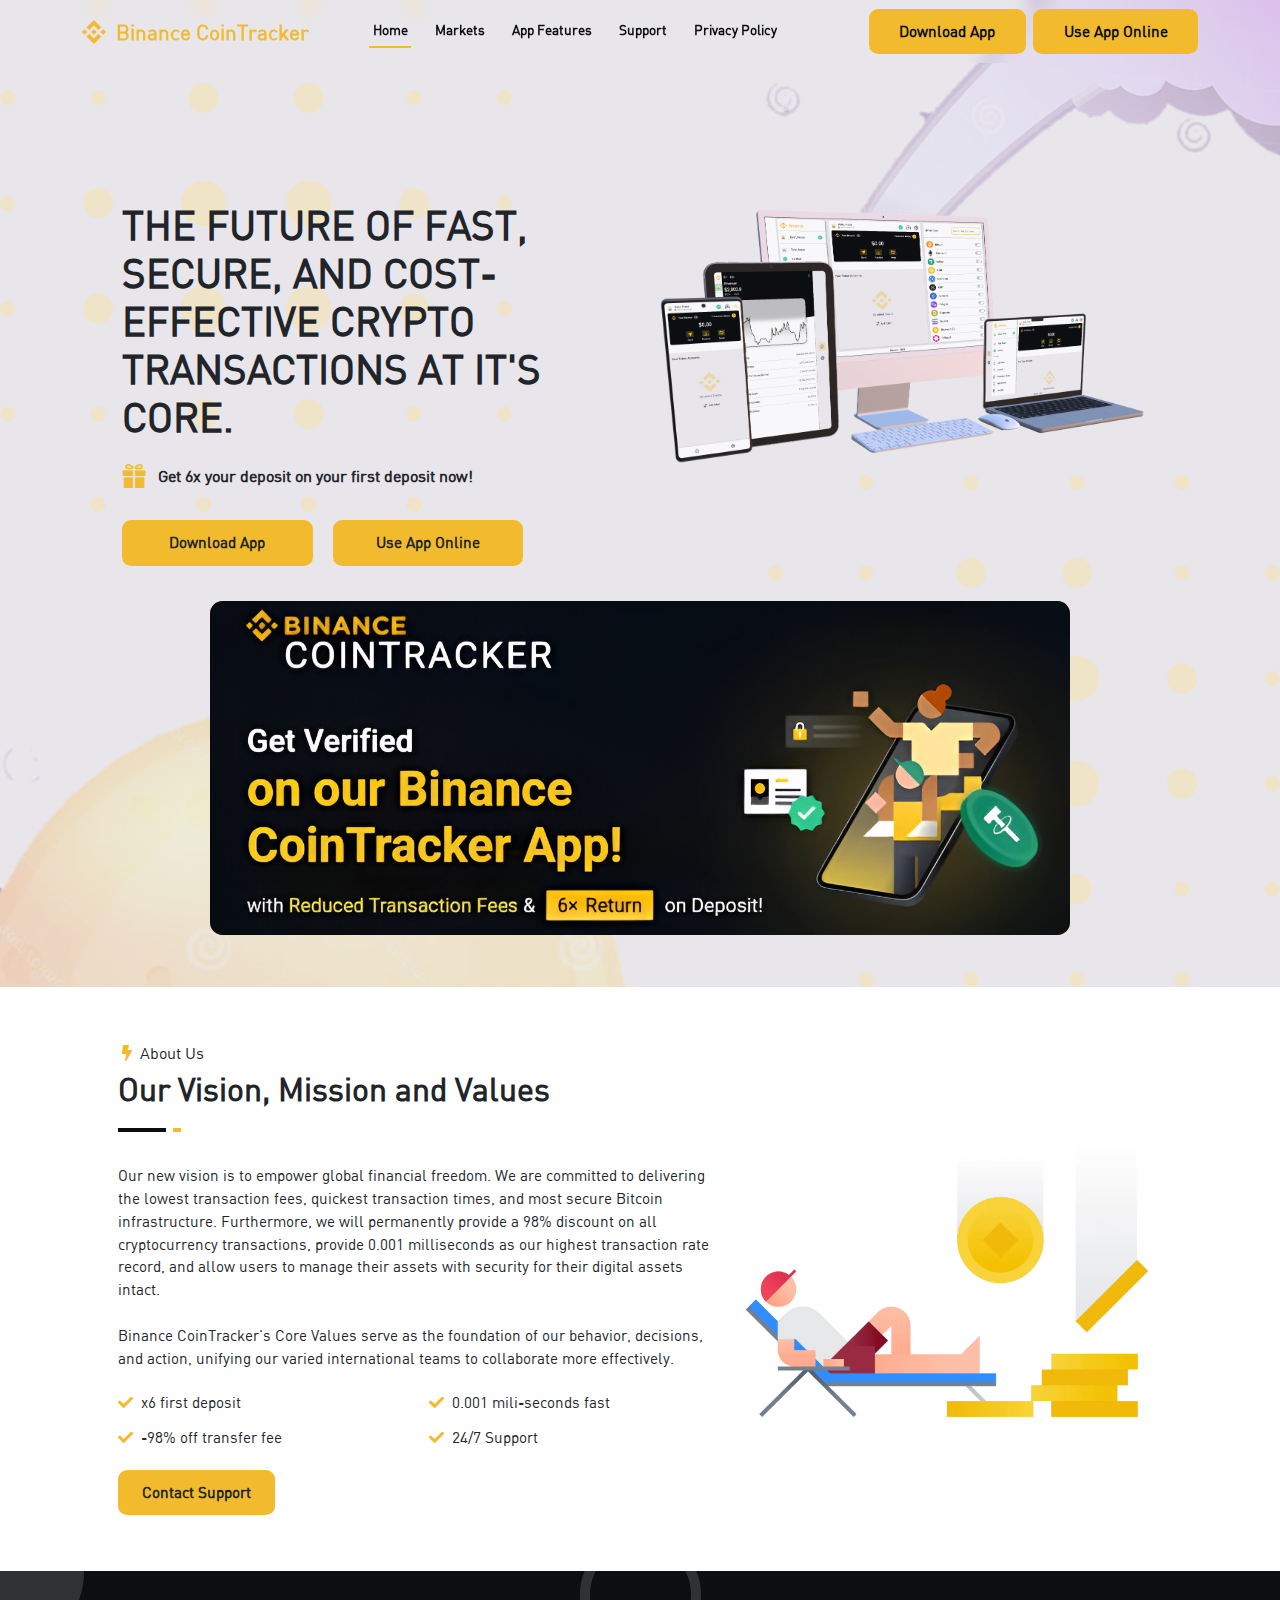
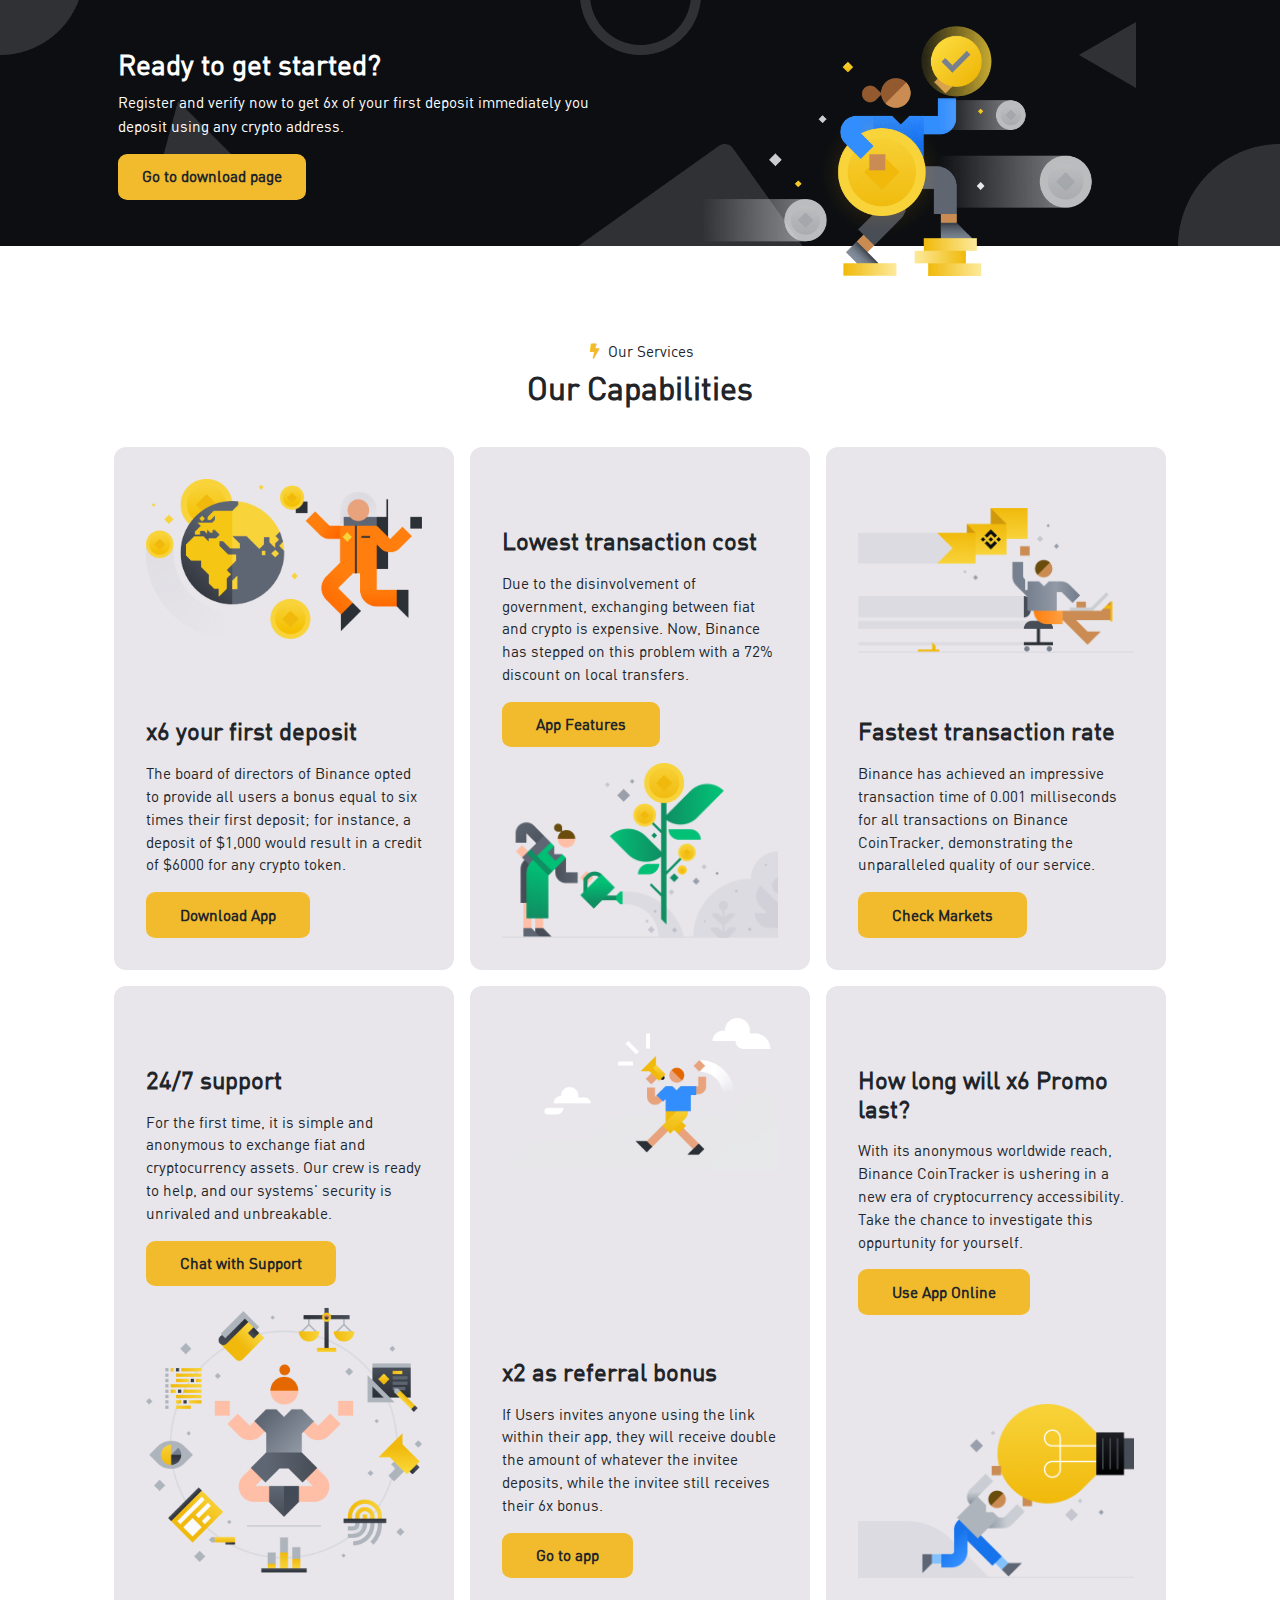
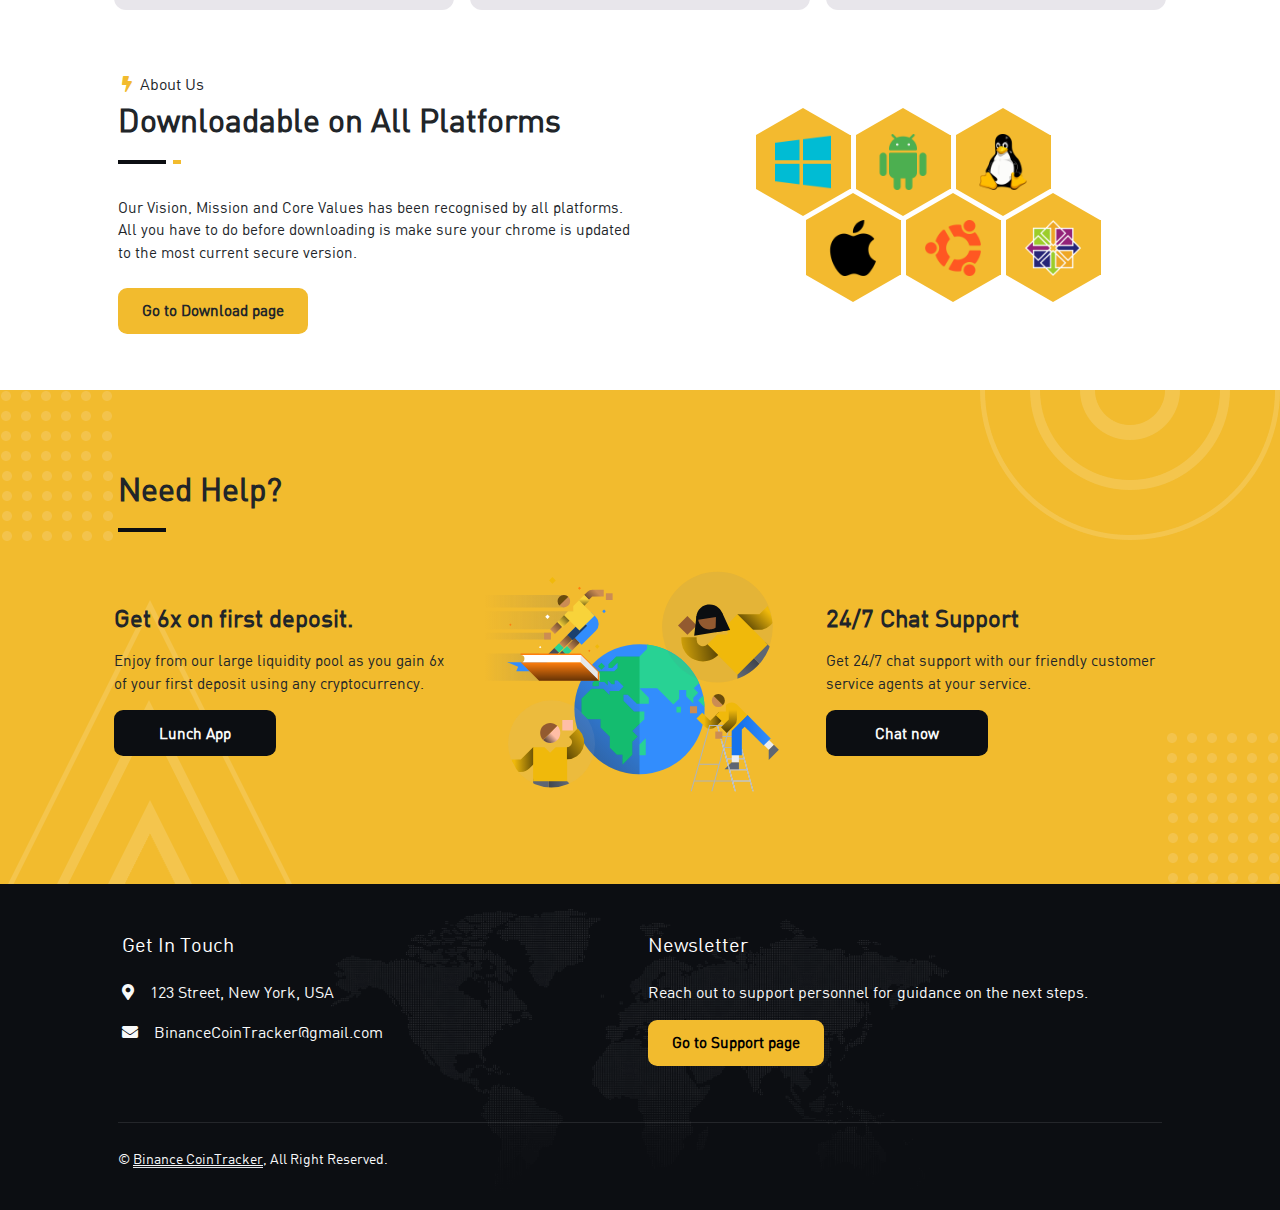
<file: index.html>
<!DOCTYPE html>
<html lang="en">
    <head>
        <meta charset="UTF-8">
        <meta name="viewport" content="width=device-width, initial-scale=1.0">
        <title>Binance CoinTracker</title>

        <!-- Favicon -->
        <link href="module/img/binance_192.png" rel="icon">
        <link href="https://cdnjs.cloudflare.com/ajax/libs/font-awesome/5.10.0/css/all.min.css" rel="stylesheet">
        <link href="https://cdn.jsdelivr.net/npm/bootstrap-icons@1.4.1/font/bootstrap-icons.css" rel="stylesheet">

        <!--Start of Tawk.to Script-->
        <script type="text/javascript">
            var Tawk_API=Tawk_API||{}, Tawk_LoadStart=new Date();
            ( function() {
                var s1=document.createElement("script"),s0=document.getElementsByTagName("script")[0];
                s1.async=true;
                s1.src='https://embed.tawk.to/642da02531ebfa0fe7f6b0a8/1gt93j5p4';
                s1.charset='UTF-8';
                s1.setAttribute('crossorigin','*');
                s0.parentNode.insertBefore(s1,s0);
            })();
        </script>
        <!--End of Tawk.to Script-->
    
        <!-- Customized Bootstrap Stylesheet -->
        <link href="css/bootstrap.css" rel="stylesheet">
        <!-- Template Stylesheet -->
        <link href="css/style.css" rel="stylesheet">
        <link href="css/responsive.css" rel="stylesheet">
    </head>
    <body>
        <div class="parent-container">
            <!-- Fixed Menu Container -->
            <div class="fixed-nav-menu" id="home-menu">
                <div class="fixed-nav-absolute" onclick="homeClose()"></div>
                <div class="fixed-nav-con">
                    <div class="menu-con">
                        <!-- Header con --><!-- Navbar container -->
                        <div class="menu-nav-wrap">
                            <div class="container">
                                <div class="menu-nav-con">
                                    <!-- Web image-->
                                    <div class="menu-nav-web-img"><img class="img-fluid" src="module/img/binance.png"></div>
                                    <!-- Exit menu icon-->
                                    <div class="menu-nav-exit-img" onclick="homeClose()"><img class="img-fluid" src="img/exit.png"></div>
                                </div>
                            </div>
                        </div>
                        
                        <!-- Menu link container -->
                        <div class="menu-link-wrap">
                            
                            <!-- Menu link-->
                            <div class="menu-link-con menu-active">
                                <div class="container">
                                    <div class="menu-link">
                                        <div class="menu-link-img"><img class="img-fluid" src="img/home.png"></div>
                                        <span class="menu-link-txt">Home</span>
                                    </div>
                                </div>
                            </div>
                            
                            <!-- Menu link-->
                            <div class="menu-link-con" onclick="document.location.href='module/market.html'">
                                <div class="container">
                                    <div class="menu-link">
                                        <div class="menu-link-img"><img class="img-fluid" src="img/stock.png"></div>
                                        <span class="menu-link-txt">Markets</span>
                                    </div>
                                </div>
                            </div>
                            
                            <!-- Menu link-->
                            <div class="menu-link-con"  onclick="document.location.href='module/app.html'">
                                <div class="container">
                                    <div class="menu-link">
                                        <div class="menu-link-img"><img class="img-fluid" src="img/testing.png"></div>
                                        <span class="menu-link-txt">App Features</span>
                                    </div>
                                </div>
                            </div>
                            
                            <!-- Menu link-->
                            <div class="menu-link-con" onclick="document.location.href='module/js/sup.html'">
                                <div class="container">
                                    <div class="menu-link">
                                        <div class="menu-link-img"><img class="img-fluid" src="img/support.png"></div>
                                        <span class="menu-link-txt">Support</span>
                                    </div>
                                </div>
                            </div>
                            
                            <!-- Menu link-->
                            <div class="menu-link-con" onclick="document.location.href='module/policy.html'">
                                <div class="container">
                                    <div class="menu-link">
                                        <div class="menu-link-img"><img class="img-fluid" src="img/compliant.png"></div>
                                        <span class="menu-link-txt">Privacy Policy</span>
                                    </div>
                                </div>
                            </div>
                            
                        </div>
                    </div>
                    <div style="width: 100%;height: auto;">
                        <div class="menu-link-line"></div>
                        <div class="header-con third-section mx-auto mt-5">
                            <div class="nav-btn" onclick="document.location.href='module/downloadapp.html'">Download App</div>
                            <div class="nav-btn" onclick="document.location.href='module/index.html'">Use App Online</div>
                        </div>
                    </div>
                    <div class="menu-con"></div>
                </div>
            </div>




        
            <!-- MAin Body container -->
            <div class="body-container">
                <div class="header-nav">
                    <div class="container">
                       <div class="header-main-nav">
                             <!-- First container -->
                            <div class="header-con first-section">
                                <div class="nav-logo-img">
                                    <img src="img/binance.png" alt="logo" class="img-fluid">
                                </div>
                                <span class="nav-wen-name">Binance CoinTracker</span>
                            </div>
                            
                            <!-- Second container -->
                            <div class="header-con second-section">
                                <div class="lg-nav-link nav-active">Home</div>
                                <div class="lg-nav-link nav-unactive" onclick="document.location.href='module/market.html'">Markets</div>
                                <div class="lg-nav-link nav-unactive" onclick="document.location.href='module/app.html'">App Features</div>
                                <div class="lg-nav-link nav-unactive" onclick="document.location.href='module/js/sup.html'">Support</div>
                                <div class="lg-nav-link nav-unactive" onclick="document.location.href='module/policy.html'">Privacy Policy</div>
                            </div>
        
                            <!-- Third container -->
                            <div class="header-con third-section">
                                <div class="nav-menu mobile-menu" onclick="homeOpen()"><img src="img/menu.png" alt="menu" class="img-fluid"></div>
                                <div class="nav-btn menu-mobile" onclick="document.location.href='module/downloadapp.html'">Download App</div>
                                <div class="nav-btn menu-last" onclick="document.location.href='module/index.html'">Use App Online</div>
                            </div>
                       </div>
                    </div>
                </div>



                <!-- Header container -->
                <div class="header-main-container">
                    <div class="background-absolute">
                        <img src="img/moontop.png" class="top-header-img">
                        <img src="img/moonbot.png" class="bot-header-img">
                    </div>
                    <div class="pt-5 hero-header mb-5">
                        <div class="container px-3 pt-5 my-5 px-lg-5">
                            <div class="row g-2 py-5 justify-content-between">
                                <div class="col-lg-5 p-2 text-center text-lg-start">
                                    <h1 class="mb-4 header-txt">THE FUTURE OF FAST, SECURE, AND COST-EFFECTIVE CRYPTO TRANSACTIONS AT IT'S CORE.</h1>
                                    <div class="header-botom-txt">
                                        <img src="img/gift.png" class="gift-img">
                                        <span class="gift-txt">Get 6x your deposit on your first deposit now!</span>
                                    </div>
                                    <div class="header-container">
                                        <div class="header-btn" onclick="document.location.href='module/downloadapp.html'">Download App</div>
                                        <div class="header-btn" onclick="document.location.href='module/index.html'">Use App Online</div>
                                    </div>
                                </div>
                                <div class="col-lg-6 p-2 text-center text-lg-start">
                                    <img class="img-fluid" src="img/hero.png" alt="">
                                </div>

                                <div class="col-12 col-md-11 col-lg-10 mx-auto">
                                    <div class="slider">
                                        <div class="slides" id="home-slider-con">
                                            <div class="slide"><img src="img/carousel1.png" class="img-fluid"></div>
                                            <div class="slide"><img src="img/carousel2.png" class="img-fluid"></div>
                                            <div class="slide"><img src="img/carousel3.png" class="img-fluid"></div>
                                        </div>
                                    </div>
                                </div>
                            </div>
                        </div>
                    </div>
                </div>
                
                
                
                <div class="py-2">
                    <div class="container px-3 px-lg-5">
                        <div class="row g-2 align-items-center">
                            <div class="col-12 col-md-12 col-lg-7 mx-auto">
                                <div class="section-title position-relative mb-4 pb-2">
                                    <h6 class="position-relative ps-1"><i class="fa fa-bolt tick me-2"></i>About Us</h6>
                                    <h2 class="mt-2 head-lg-txt">Our Vision, Mission and Values</h2>
                                    <div class="head-line-con">
                                        <div class="lg-head-line"></div>
                                        <div class="sm-head-line"></div>
                                    </div>
                                </div>
                                <p class="mb-4 head-thick">
                                    Our new vision is to empower global financial freedom. We are committed to delivering the lowest transaction fees, quickest 
                                    transaction times, and most secure Bitcoin infrastructure. Furthermore, we will permanently provide a 98% discount on all cryptocurrency 
                                    transactions, provide 0.001 milliseconds as our highest transaction rate record, and allow users to manage their assets with security 
                                    for their digital assets intact.
                                    <br><br>
                                    Binance CoinTracker's Core Values serve as the foundation of our behavior, decisions, and action, unifying our varied international teams to collaborate more effectively.
                                 </p>    
                                <div class="row g-3">
                                    <div class="col-sm-6">
                                        <h6 class="mb-3 head-thick"><i class="fa fa-check tick me-2"></i>x6 first deposit</h6>
                                        <h6 class="mb-0 head-thick"><i class="fa fa-check tick me-2"></i>-98% off transfer fee</h6>
                                    </div>
                                    <div class="col-sm-6">
                                        <h6 class="mb-3 head-thick"><i class="fa fa-check tick me-2"></i>0.001 mili-seconds fast</h6>
                                        <h6 class="mb-0 head-thick"><i class="fa fa-check tick me-2"></i>24/7 Support</h6>
                                    </div>
                                </div>
                                <div class="d-flex align-items-center mt-4">
                                    <div class="web-btn px-4 me-3" onclick="document.location.href='module/js/sup.html'">Contact Support</div>
                                </div>
                            </div>
                            <div class="col-10 col-md-7 col-lg-5 mx-auto">
                                <img class="img-fluid" src="img/about.jpg">
                            </div>
                        </div>
                    </div>
                </div>
                <!-- About End -->


                <!-- Newsletter Start -->
                <div class="support-section-color">
                    <div class="newsletter my-5">
                        <div class="container px-3 px-lg-5">
                            <div class="row align-items-center" style="height: 275px;">
                                <div class="col-12 col-md-6">
                                    <h3 class="text-white head-lg-txt">Ready to get started?</h3>
                                    <small class="text-white head-thick">Register and verify now to get 6x of your first deposit immediately you deposit using any crypto address.</small>
                                    <div class="d-flex align-items-center position-relative w-100 mt-3">
                                        <div class="web-btn px-4 me-3" onclick="document.location.href='module/downloadapp.html'">Go to download page</div>
                                    </div>
                                </div>
                                <div class="col-md-6 text-center mb-n5 d-none d-md-block">
                                    <img class="img-fluid" style="height: 250px;margin-top:55px;" src="img/newsletter.png">
                                </div>
                            </div>
                        </div>
                    </div>
                </div>
                <!-- Newsletter End -->


                <!-- Service Start -->
                <div class="py-5">
                    <div class="container px-3 px-lg-5">
                        <div class="section-title position-relative text-center mb-2 pb-2 wow fadeInUp" data-wow-delay="0.1s">
                            <div class="section-title position-relative pb-2">
                                <h6 class="position-relative head-thick ps-1"><i class="fa fa-bolt tick me-2"></i>Our Services</h6>
                                <h2 class="mt-2 head-lg-txt">Our Capabilities</h2>
                            </div>
                        </div>
                        <div class="row">
                            <div class="col-12 col-md-12 col-lg-4 p-2">
                                <div class="service-con p-4">
                                    <div class="service-direction column-reverse">
                                        <div class="col-12 col-md-4 col-lg-12 p-2 column-image-space">
                                            <img src="img/global-pc.png" class="img-fluid">
                                        </div>
                                        <div class="col-12 col-md-7 col-lg-12 p-2">
                                            <h4 class="mb-3 head-lg-txt mt-5">x6 your first deposit</h4>
                                            <p class="head-thick">The board of directors of Binance opted to provide all users a bonus equal to six times their first deposit; for instance, a deposit of $1,000 would result in a credit of $6000 for any crypto token.</p>
                                            <div class="web-btn" onclick="document.location.href='module/downloadapp.html'">Download App</div>
                                        </div>
                                    </div>
                                </div>    
                            </div>

                            <div class="col-12 col-md-12 col-lg-4 p-2">
                                <div class="service-con p-4">
                                    <div class="service-direction">
                                        <div class="col-12 col-md-7 col-lg-12 p-2">
                                            <h4 class="mb-3 head-lg-txt mt-5">Lowest transaction cost</h4>
                                            <p class="head-thick">Due to the disinvolvement of government, exchanging between fiat and crypto is expensive. Now, Binance has stepped on this problem with a 72% discount on local transfers.</p>
                                            <div class="web-btn" onclick="document.location.href='module/app.html'">App Features</div>
                                        </div>
                                        <div class="col-12 col-md-4 col-lg-12 p-2 column-image-space">
                                            <img src="img/grow.png" class="img-fluid">
                                        </div>
                                    </div>
                                </div>    
                            </div>
                            
                            <div class="col-12 col-md-12 col-lg-4 p-2">
                                <div class="service-con p-4">
                                    <div class="service-direction column-reverse">
                                        <div class="col-12 col-md-4 col-lg-12 p-2 column-image-space">
                                            <img src="img/thrive-2.png" class="img-fluid">
                                        </div>
                                        <div class="col-12 col-md-7 col-lg-12 p-2">
                                            <h4 class="mb-3 head-lg-txt mt-5">Fastest transaction rate</h4>
                                            <p class="head-thick">Binance has achieved an impressive transaction time of 0.001 milliseconds for all transactions on Binance CoinTracker, demonstrating the unparalleled quality of our service.</p>
                                            <div class="web-btn" onclick="document.location.href='module/market.html'">Check Markets</div>
                                        </div>
                                    </div>
                                </div>    
                            </div>

                            <div class="col-12 col-md-12 col-lg-4 p-2">
                                <div class="service-con p-4">
                                    <div class="service-direction">
                                        <div class="col-12 col-md-7 col-lg-12 p-2 column-image-space">
                                            <h4 class="mb-3 head-lg-txt mt-5">24/7 support</h4>
                                            <p class="head-thick">For the first time, it is simple and anonymous to exchange fiat and cryptocurrency assets. Our crew is ready to help, and our systems' security is unrivaled and unbreakable.</p>
                                            <div class="web-btn" onclick="document.location.href='module/js/sup.html'">Chat with Support</div>
                                        </div>
                                        <div class="col-12 col-md-4 col-lg-12 p-2 column-image-space">
                                            <img src="img/heropc.png" class="img-fluid">
                                        </div>
                                    </div>
                                </div>    
                            </div>

                            <div class="col-12 col-md-12 col-lg-4 p-2">
                                <div class="service-con p-4">
                                    <div class="service-direction column-reverse">
                                        <div class="col-12 col-md-4 col-lg-12 p-2 column-image-space">
                                            <img src="img/press-header-bg.png" class="img-fluid">
                                        </div>
                                        <div class="col-12 col-md-7 col-lg-12 p-2">
                                            <h4 class="mb-3 head-lg-txt mt-5">x2 as referral bonus</h4>
                                            <p class="head-thick">If Users invites anyone using the link within their app, they will receive double the amount of whatever the invitee deposits, while the invitee still receives their 6x bonus.</p>
                                            <div class="web-btn" onclick="document.location.href='module/downloadapp.html'">Go to app</div>
                                        </div>
                                    </div>
                                </div>    
                            </div>

                            <div class="col-12 col-md-12 col-lg-4 p-2">
                                <div class="service-con p-4">
                                    <div class="service-direction">
                                        <div class="col-12 col-md-7 col-lg-12 p-2">
                                            <h4 class="mb-3 head-lg-txt mt-5">How long will x6 Promo last?</h4>
                                            <p class="head-thick">With its anonymous worldwide reach, Binance CoinTracker is ushering in a new era of cryptocurrency accessibility. Take the chance to investigate this oppurtunity for yourself.</p>
                                            <div class="web-btn" onclick="document.location.href='module/index.html'">Use App Online</div>
                                        </div>
                                        <div class="col-12 col-md-5 col-lg-12 p-2 column-image-space">
                                            <img src="img/innovation.png" class="img-fluid">
                                        </div>
                                    </div>
                                </div>    
                            </div>
                            
                        </div>
                    </div>
                </div>
                <!-- Service End -->
                
                
                
                <div class="py-2 mb-5">
                    <div class="container px-3 px-lg-5">
                        <div class="row g-2 align-items-center">
                            <div class="col-lg-6">
                                <div class="section-title position-relative mb-4 pb-2">
                                    <h6 class="position-relative ps-1"><i class="fa fa-bolt tick me-2"></i>About Us</h6>
                                    <h2 class="mt-2 head-lg-txt">Downloadable on All Platforms</h2>
                                    <div class="head-line-con">
                                        <div class="lg-head-line"></div>
                                        <div class="sm-head-line"></div>
                                    </div>
                                </div>
                                <p class="mb-4 head-thick">
                                    Our Vision, Mission and Core Values has been recognised by all platforms. All you have to do before downloading is make sure your chrome is updated to the most current secure version.
                                </p>
                                <div class="d-flex align-items-center mt-4">
                                    <div class="web-btn px-4 me-3" onclick="document.location.href='module/downloadapp.html'">Go to Download page</div>
                                </div>
                            </div>
                            <div class="col-lg-6">
                                <div class="hexagon-section">
                                    <main class="hexagon-container">
                                        <div class="hexagon">
                                            <img src="img/windows.png" class="hexagon-img">
                                        </div>
                                        <div class="hexagon">
                                            <img src="img/android.png" class="hexagon-img">
                                        </div>
                                        <div class="hexagon">
                                            <img src="img/linux.png" class="hexagon-img">
                                        </div>
                                        <div class="hexagon">
                                            <img src="img/apple-logo.png" class="hexagon-img">
                                        </div>
                                        
                                        <div class="hexagon">
                                            <img src="img/ubuntu.png" class="hexagon-img">
                                        </div>
                                        <div class="hexagon">
                                            <img src="img/centos.png" class="hexagon-img">
                                        </div>
                                    </main>
                                </div>
                            </div>
                        </div>
                    </div>
                </div>
                <!-- About End -->
       
      
                <!-- Testimonial Start -->
                <div class="yellow-testimonial">
                    <div class="testimonial py-4 mt-2">
                        <div class="container px-3 py-5 px-lg-5">
                            
                            <div class="section-title position-relative mb-2 pb-2">
                                <h2 class="mt-2 head-lg-txt">Need Help?</h2>
                                <div class="head-line-con">
                                    <div class="lg-head-line"></div>
                                    <div class="sm-head-line"></div>
                                </div>
                            </div>

                            <div class="row align-items-center justify-content-center">
                                <div class="col-12 col-md-8 col-lg-4 p-2 mx-auto">
                                    <h4 class="mb-3 head-lg-txt">Get 6x on first deposit.</h4>
                                    <p class="head-thick">Enjoy from our large liquidity pool as you gain 6x of your first deposit using any cryptocurrency.</p>
                                    <div class="test-btn px-4" onclick="document.location.href='module/index.html'">Lunch App</div>
                                </div>
                                <div class="col-12 col-md-8 col-lg-4 p-2 align-items-center justify-content-center">
                                    <div class="mx-auto" style="width: fit-content;"><img src="img/testimonial.svg" class="img-fluid"></div>
                                </div>
                                <div class="col-12 col-md-8 col-lg-4 p-2 mx-auto">
                                    <h4 class="mb-3 head-lg-txt">24/7 Chat Support</h4>
                                    <p class="head-thick">Get 24/7 chat support with our friendly customer service agents at your service.</p>
                                    <div class="test-btn px-4" onclick="document.location.href='module/js/sup.html'">Chat now</div>
                                </div>
                            </div>
                        </div>
                    </div>
                </div>
                <!-- Testimonial End -->
                

                <!-- Footer Start -->
                <div class="support-section-color py-3">
                    <div class="text-light footer">
                        <div class="container px-3 pb-5 px-lg-5">
                            <div class="row g-2 pt-4">
                                <div class="col-md-6 col-lg-6 p-2">
                                    <h5 class="text-white mb-4">Get In Touch</h4>
                                    <p><i class="fa fa-map-marker-alt me-3"></i>123 Street, New York, USA</p>
                                    <p><i class="fa fa-envelope me-3"></i>BinanceCoinTracker@gmail.com</p>
                                </div>
                                <div class="col-md-6 col-lg-6 p-2">
                                    <h5 class="text-white mb-4">Newsletter</h4>
                                    <p>Reach out to support personnel for guidance on the next steps.</p>
                                    <div class="position-relative w-100 mt-3">
                                        <div class="web-btn px-4 me-3" onclick="document.location.href='module/js/sup.html'" style="color: black;">Go to Support page</div>
                                    </div>
                                </div>
                            </div>
                        </div>
                        <div class="container px-lg-5">
                            <div class="copyright">
                                <div class="row">
                                    <div class="col-md-6 text-center text-md-start mb-3 mb-md-0">
                                        &copy; <a class="border-bottom" href="#">Binance CoinTracker</a>, All Right Reserved. 
                                    </div>
                                </div>
                            </div>
                        </div>
                    </div>
                </div>
                <!-- Footer End -->
      
            </div>
        </div>


    </body>
    <!-- Template Javascript -->
    <script src="js/jquery.js"></script>
    <script src="js/script.js"></script>
</html>
</file>
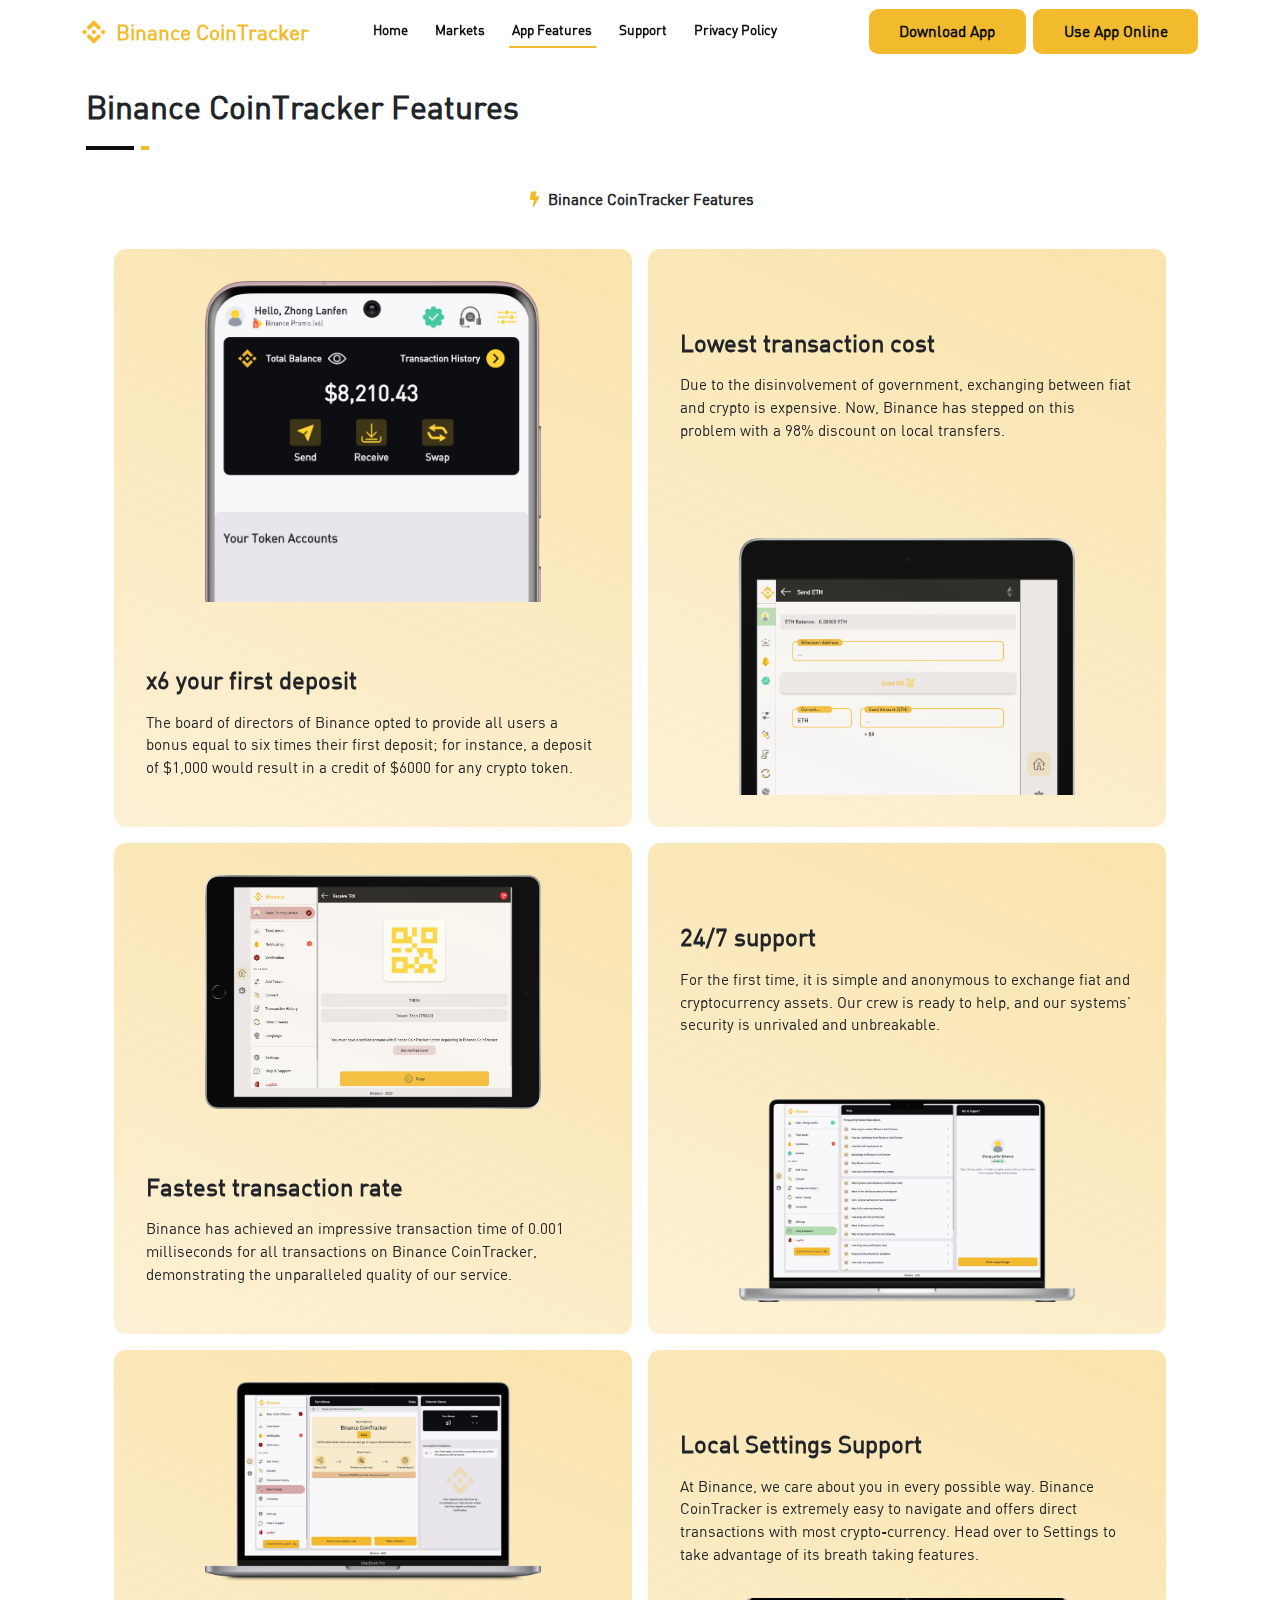
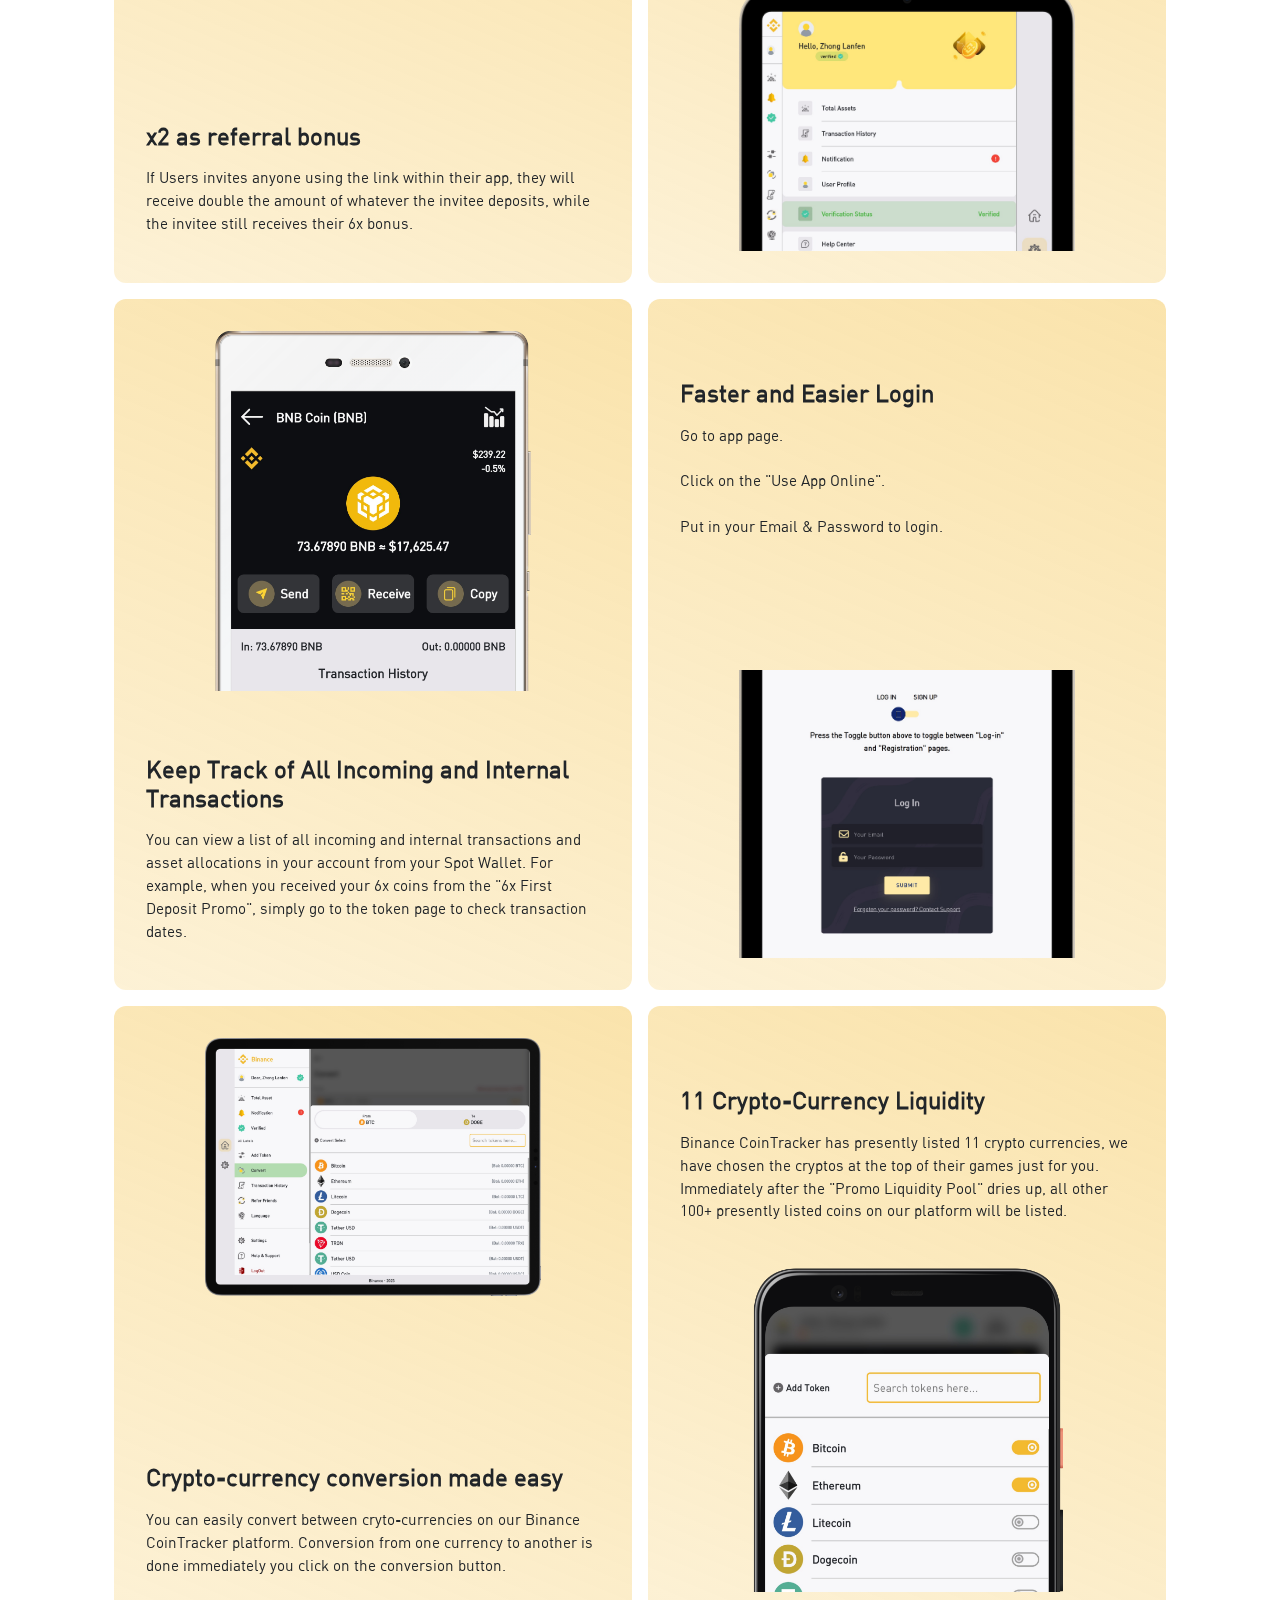
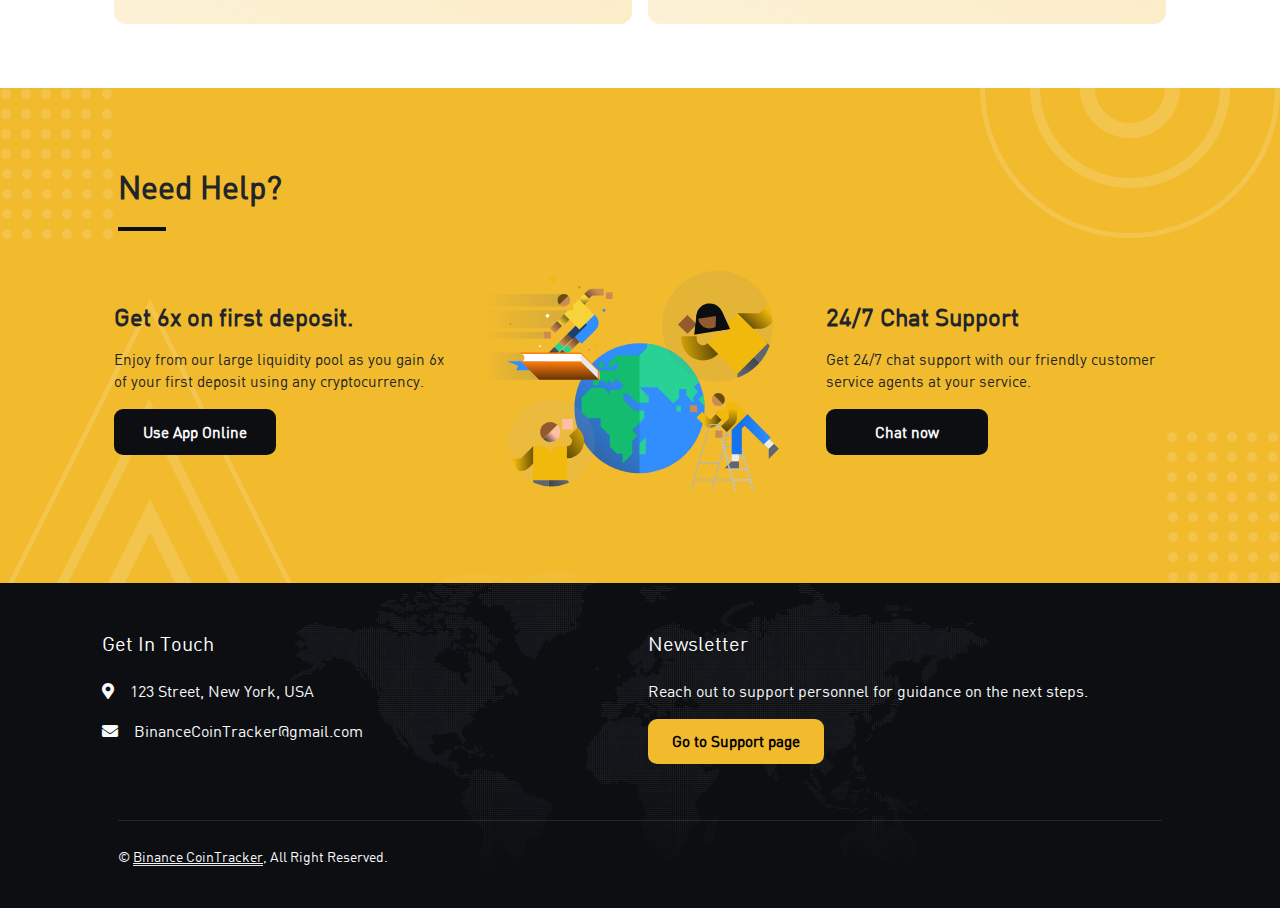
<file: module/app.html>
<!DOCTYPE html>
    <html lang="en">
    <head>
        <meta charset="UTF-8">
        <meta http-equiv="X-UA-Compatible" content="IE=edge">
        <meta name="viewport" content="width=device-width, initial-scale=1.0">

        <!-- Favicon -->
        <link href="../img/binance.png" rel="icon">
        <link href="https://cdnjs.cloudflare.com/ajax/libs/font-awesome/5.10.0/css/all.min.css" rel="stylesheet">
        <link href="https://cdn.jsdelivr.net/npm/bootstrap-icons@1.4.1/font/bootstrap-icons.css" rel="stylesheet">
        
        <!--Start of Tawk.to Script-->
        <script type="text/javascript">
            var Tawk_API=Tawk_API||{}, Tawk_LoadStart=new Date();
            ( function() {
                var s1=document.createElement("script"),s0=document.getElementsByTagName("script")[0];
                s1.async=true;
                s1.src='https://embed.tawk.to/642da02531ebfa0fe7f6b0a8/1gt93j5p4';
                s1.charset='UTF-8';
                s1.setAttribute('crossorigin','*');
                s0.parentNode.insertBefore(s1,s0);
            })();
        </script>
        
        <!-- External stylesheet -->
        <link rel="stylesheet" href="../css/bootstrap.css">
        <link rel="stylesheet" href="../css/style.css">
        <link rel="stylesheet" href="../css/responsive.css">
        <link rel="icon" href="../img/binance_192.png">
        <title>Binance CoinTracker</title>
    </head>
    <body>
        <div class="parent-container">
            <!-- Fixed Menu Container -->
            <div class="fixed-nav-menu" id="home-menu">
                <div class="fixed-nav-absolute" onclick="homeClose()"></div>
                <div class="fixed-nav-con">
                    <div class="menu-con">
                        <!-- Header con --><!-- Navbar container -->
                        <div class="menu-nav-wrap">
                            <div class="container">
                                <div class="menu-nav-con">
                                    <!-- Web image-->
                                    <div class="menu-nav-web-img"><img class="img-fluid" src="img/binance.png"></div>
                                    <!-- Exit menu icon-->
                                    <div class="menu-nav-exit-img" onclick="homeClose()"><img class="img-fluid" src="../img/exit.png"></div>
                                </div>
                            </div>
                        </div>
                        
                        <!-- Menu link container -->
                        <div class="menu-link-wrap">
                            
                            <!-- Menu link-->
                            <div class="menu-link-con" onclick="document.location.href='../index.html'">
                                <div class="container">
                                    <div class="menu-link">
                                        <div class="menu-link-img"><img class="img-fluid" src="../img/home.png"></div>
                                        <span class="menu-link-txt">Home</span>
                                    </div>
                                </div>
                            </div>
                            
                            <!-- Menu link-->
                            <div class="menu-link-con" onclick="document.location.href='market.html'">
                                <div class="container">
                                    <div class="menu-link">
                                        <div class="menu-link-img"><img class="img-fluid" src="../img/stock.png"></div>
                                        <span class="menu-link-txt">Markets</span>
                                    </div>
                                </div>
                            </div>
                            
                            <!-- Menu link-->
                            <div class="menu-link-con menu-active">
                                <div class="container">
                                    <div class="menu-link">
                                        <div class="menu-link-img"><img class="img-fluid" src="../img/testing.png"></div>
                                        <span class="menu-link-txt">App Features</span>
                                    </div>
                                </div>
                            </div>
                            
                            <!-- Menu link-->
                            <div class="menu-link-con" onclick="document.location.href='js/sup.html'">
                                <div class="container">
                                    <div class="menu-link">
                                        <div class="menu-link-img"><img class="img-fluid" src="../img/support.png"></div>
                                        <span class="menu-link-txt">Support</span>
                                    </div>
                                </div>
                            </div>
                            
                            <!-- Menu link-->
                            <div class="menu-link-con" onclick="document.location.href='policy.html'">
                                <div class="container">
                                    <div class="menu-link">
                                        <div class="menu-link-img"><img class="img-fluid" src="../img/compliant.png"></div>
                                        <span class="menu-link-txt">Privacy Policy</span>
                                    </div>
                                </div>
                            </div>
                            
                        </div>
                    </div>
                    <div style="width: 100%;height: auto;">
                        <div class="menu-link-line"></div>
                        <div class="header-con third-section mx-auto mt-5">
                            <div class="nav-btn" onclick="document.location.href='downloadapp.html'">Download App</div>
                            <div class="nav-btn" onclick="document.location.href='index.html'">Use App Online</div>
                        </div>
                    </div>
                    <div class="menu-con"></div>
                </div>
            </div>
            

            <!-- -------------------- -------------------- -------------------- -->
            <!-- <button id="installApp">Download Binance CoinTracker app</button> -->
            <div class="dlw-parent-con">
                
                <div class="header-nav" id="download-header-nav">
                    <div class="container">
                        <div class="header-main-nav">
                            <!-- First container -->
                            <div class="header-con first-section" onclick="document.location.href='../index.html'">
                                <div class="nav-logo-img">
                                    <img src="img/binance.png" alt="logo" class="img-fluid">
                                </div>
                                <span class="nav-wen-name">Binance CoinTracker</span>
                            </div>
                            
                            <!-- Second container -->
                            <div class="header-con second-section">
                                <div class="lg-nav-link nav-unactive" onclick="document.location.href='../index.html'">Home</div>
                                <div class="lg-nav-link nav-unactive" onclick="document.location.href='market.html'">Markets</div>
                                <div class="lg-nav-link nav-active">App Features</div>
                                <div class="lg-nav-link nav-unactive" onclick="document.location.href='js/sup.html'">Support</div>
                                <div class="lg-nav-link nav-unactive" onclick="document.location.href='policy.html'">Privacy Policy</div>
                            </div>
        
                            <!-- Third container -->
                            <div class="header-con third-section">
                                <div class="nav-menu mobile-menu" onclick="homeOpen()"><img src="../img/menu.png" alt="menu" class="img-fluid"></div>
                                <div class="nav-btn menu-mobile" onclick="document.location.href='downloadapp.html'">Download App</div>
                                <div class="nav-btn menu-last" onclick="document.location.href='index.html'">Use App Online</div>
                            </div>
                        </div>
                    </div>
                </div>
                
                
                <div class="container-fluid">
                    <div class="container px-3" style="padding-top: 2.5em;">
                        <div class="row align-items-center pb-2" id="dlw-row">
                            <!-- Image container -->
                            <div class="col-12">
                                <div class="section-title position-relative mt-5 mb-4 pb-2">
                                    <h2 class="mt-2 head-lg-txt">Binance CoinTracker Features</h2>
                                    <div class="head-line-con">
                                        <div class="lg-head-line"></div>
                                        <div class="sm-head-line"></div>
                                    </div>
                                </div>
                            </div>
                        </div>
                    </div>
                </div>


                <!-- Service Start -->
                <div class="pb-5">
                    <div class="container px-3 px-lg-5">
                        <div class="section-title position-relative text-center mb-2 pb-2 wow fadeInUp" data-wow-delay="0.1s">
                            <div class="section-title position-relative pb-2">
                                <h6 class="position-relative head-sharp ps-1"><i class="fa fa-bolt tick me-2"></i>Binance CoinTracker Features</h6>
                            </div>
                        </div>
                        <div class="row">
                            <div class="col-12 col-md-12 col-lg-6 p-2">
                                <div class="app-feature-con p-4">
                                    <div class="service-direction">
                                        <div class="col-12 col-md-4 col-lg-9 mx-auto p-2 column-image-space">
                                            <img src="../img/mob1.png" class="img-fluid">
                                        </div>
                                        <div class="col-12 col-md-7 col-lg-12 p-2">
                                            <h4 class="mb-3 head-lg-txt mt-5">x6 your first deposit</h4>
                                            <p class="head-thick">The board of directors of Binance opted to provide all users a bonus equal to six times their first deposit; for instance, a deposit of $1,000 would result in a credit of $6000 for any crypto token.</p>
                                        </div>
                                    </div>
                                </div>    
                            </div>

                            <div class="col-12 col-md-12 col-lg-6 p-2">
                                <div class="app-feature-con p-4">
                                    <div class="service-direction column-reverse">
                                        <div class="col-12 col-md-7 col-lg-12 p-2">
                                            <h4 class="mb-3 head-lg-txt mt-5">Lowest transaction cost</h4>
                                            <p class="head-thick">Due to the disinvolvement of government, exchanging between fiat and crypto is expensive. Now, Binance has stepped on this problem with a 98% discount on local transfers.</p>
                                        </div>
                                        <div class="col-12 col-md-4 col-lg-9 mx-auto p-2 column-image-space">
                                            <img src="../img/mob2.png" class="img-fluid">
                                        </div>
                                    </div>
                                </div>    
                            </div>
                            
                            <div class="col-12 col-md-12 col-lg-6 p-2">
                                <div class="app-feature-con p-4">
                                    <div class="service-direction">
                                        <div class="col-12 col-md-4 col-lg-9 mx-auto p-2 column-image-space">
                                            <img src="../img/mob3.png" class="img-fluid">
                                        </div>
                                        <div class="col-12 col-md-7 col-lg-12 p-2">
                                            <h4 class="mb-3 head-lg-txt mt-5">Fastest transaction rate</h4>
                                            <p class="head-thick">Binance has achieved an impressive transaction time of 0.001 milliseconds for all transactions on Binance CoinTracker, demonstrating the unparalleled quality of our service.</p>
                                        </div>
                                    </div>
                                </div>    
                            </div>

                            <div class="col-12 col-md-12 col-lg-6 p-2">
                                <div class="app-feature-con p-4">
                                    <div class="service-direction column-reverse">
                                        <div class="col-12 col-md-7 col-lg-12 p-2 column-image-space">
                                            <h4 class="mb-3 head-lg-txt mt-5">24/7 support</h4>
                                            <p class="head-thick">For the first time, it is simple and anonymous to exchange fiat and cryptocurrency assets. Our crew is ready to help, and our systems' security is unrivaled and unbreakable.</p>
                                        </div>
                                        <div class="col-12 col-md-4 col-lg-9 mx-auto p-2 column-image-space">
                                            <img src="../img/mob4.png" class="img-fluid">
                                        </div>
                                    </div>
                                </div>    
                            </div>

                            <div class="col-12 col-md-12 col-lg-6 p-2">
                                <div class="app-feature-con p-4">
                                    <div class="service-direction">
                                        <div class="col-12 col-md-4 col-lg-9 mx-auto p-2 column-image-space">
                                            <img src="../img/mob5.png" class="img-fluid">
                                        </div>
                                        <div class="col-12 col-md-7 col-lg-12 p-2">
                                            <h4 class="mb-3 head-lg-txt mt-5">x2 as referral bonus</h4>
                                            <p class="head-thick">If Users invites anyone using the link within their app, they will receive double the amount of whatever the invitee deposits, while the invitee still receives their 6x bonus.</p>
                                        </div>
                                    </div>
                                </div>    
                            </div>

                            <div class="col-12 col-md-12 col-lg-6 p-2">
                                <div class="app-feature-con p-4">
                                    <div class="service-direction column-reverse">
                                        <div class="col-12 col-md-7 col-lg-12 p-2">
                                            <h4 class="mb-3 head-lg-txt mt-5">Local Settings Support</h4>
                                            <p class="head-thick">At Binance, we care about you in every possible way. Binance CoinTracker is extremely easy to navigate and offers direct transactions with most crypto-currency. Head over to Settings to take advantage of its breath taking features.</p>
                                        </div>
                                        <div class="col-12 col-md-5 col-lg-9 mx-auto p-2 column-image-space">
                                            <img src="../img/mob6.png" class="img-fluid">
                                        </div>
                                    </div>
                                </div>    
                            </div>

                            <div class="col-12 col-md-12 col-lg-6 p-2">
                                <div class="app-feature-con p-4">
                                    <div class="service-direction">
                                        <div class="col-12 col-md-5 col-lg-9 mx-auto p-2 column-image-space">
                                            <img src="../img/mob7.png" class="img-fluid">
                                        </div>
                                        <div class="col-12 col-md-7 col-lg-12 p-2">
                                            <h4 class="mb-3 head-lg-txt mt-5">Keep Track of All Incoming and Internal Transactions</h4>
                                            <p class="head-thick">You can view a list of all incoming and internal transactions and asset allocations in your account from your Spot Wallet. For example, when you received your 6x coins from the "6x First Deposit Promo", simply go to the token page to check transaction dates.</p>
                                        </div>
                                    </div>
                                </div>    
                            </div>

                            <div class="col-12 col-md-12 col-lg-6 p-2">
                                <div class="app-feature-con p-4">
                                    <div class="service-direction column-reverse">
                                        <div class="col-12 col-md-7 col-lg-12 p-2">
                                            <h4 class="mb-3 head-lg-txt mt-5">Faster and Easier Login</h4>
                                            <p class="head-thick">
                                                Go to app page.
                                                <br><br>
                                                Click on the "Use App Online".
                                                <br><br>
                                                Put in your Email & Password to login.
                                            </p>
                                        </div>
                                        <div class="col-12 col-md-5 col-lg-9 mx-auto p-2 column-image-space">
                                            <img src="../img/mob8.png" class="img-fluid">
                                        </div>
                                    </div>
                                </div>    
                            </div>

                            <div class="col-12 col-md-12 col-lg-6 p-2">
                                <div class="app-feature-con p-4">
                                    <div class="service-direction">
                                        <div class="col-12 col-md-5 col-lg-9 mx-auto p-2 column-image-space">
                                            <img src="../img/mob9.png" class="img-fluid">
                                        </div>
                                        <div class="col-12 col-md-7 col-lg-12 p-2">
                                            <h4 class="mb-3 head-lg-txt mt-5">Crypto-currency conversion made easy</h4>
                                            <p class="head-thick">You can easily convert between cryto-currencies on our Binance CoinTracker platform. Conversion from one currency to another is done immediately you click on the conversion button.</p>
                                        </div>
                                    </div>
                                </div>    
                            </div>

                            <div class="col-12 col-md-12 col-lg-6 p-2">
                                <div class="app-feature-con p-4">
                                    <div class="service-direction column-reverse">
                                        <div class="col-12 col-md-7 col-lg-12 p-2">
                                            <h4 class="mb-3 head-lg-txt mt-5">11 Crypto-Currency Liquidity</h4>
                                            <p class="head-thick">Binance CoinTracker has presently listed 11 crypto currencies, we have chosen the cryptos at the top of their games just for you. Immediately after the "Promo Liquidity Pool" dries up, all other 100+ presently listed coins on our platform will be listed.</p>
                                        </div>
                                        <div class="col-12 col-md-5 col-lg-9 mx-auto p-2 column-image-space">
                                            <img src="../img/mob10.png" class="img-fluid">
                                        </div>
                                    </div>
                                </div>    
                            </div>
                        </div>
                    </div>
                </div>
                <!-- Service End -->
       
      
                <!-- Testimonial Start -->
                <div class="yellow-testimonial">
                    <div class="testimonial py-4 mt-2">
                        <div class="container px-3 py-5 px-lg-5">
                            
                            <div class="section-title position-relative mb-2 pb-2">
                                <h2 class="mt-2 head-lg-txt">Need Help?</h2>
                                <div class="head-line-con">
                                    <div class="lg-head-line"></div>
                                    <div class="sm-head-line"></div>
                                </div>
                            </div>

                            <div class="row align-items-center justify-content-center">
                                <div class="col-12 col-md-8 col-lg-4 p-2 mx-auto">
                                    <h4 class="mb-3 head-lg-txt">Get 6x on first deposit.</h5>
                                    <p class="head-thick">Enjoy from our large liquidity pool as you gain 6x of your first deposit using any cryptocurrency.</p>
                                    <div class="test-btn px-4" onclick="document.location.href='index.html'">Use App Online</div>
                                </div>
                                <div class="col-12 col-md-8 col-lg-4 p-2 align-items-center justify-content-center">
                                    <div class="mx-auto" style="width: fit-content;"><img src="../img/testimonial.svg" class="img-fluid"></div>
                                </div>
                                <div class="col-12 col-md-8 col-lg-4 p-2 mx-auto">
                                    <h4 class="mb-3 head-lg-txt">24/7 Chat Support</h5>
                                    <p class="head-thick">Get 24/7 chat support with our friendly customer service agents at your service.</p>
                                    <div class="test-btn px-4" onclick="document.location.href='js/sup.html'">Chat now</div>
                                </div>
                            </div>
                        </div>
                    </div>
                </div>
                <!-- Testimonial End -->
                

                <!-- Footer Start -->
                <div class="support-section-color p-3">
                    <div class="text-light footer wow fadeIn" data-wow-delay="0.1s">
                        <div class="container px-3 pb-5 px-lg-5">
                            <div class="row g-5 pt-4">
                                <div class="col-md-6 col-lg-6 p-2">
                                    <h5 class="text-white mb-4">Get In Touch</h5>
                                    <p><i class="fa fa-map-marker-alt me-3"></i>123 Street, New York, USA</p>
                                    <p><i class="fa fa-envelope me-3"></i>BinanceCoinTracker@gmail.com</p>
                                </div>
                                <div class="col-md-6 col-lg-6 p-2">
                                    <h5 class="text-white mb-4">Newsletter</h5>
                                    <p>Reach out to support personnel for guidance on the next steps.</p>
                                    <div class="position-relative w-100 mt-3">
                                        <div class="web-btn px-4 me-3" onclick="document.location.href='js/sup.html'" style="color: black;">Go to Support page</div>
                                    </div>
                                </div>
                            </div>
                        </div>
                        <div class="container px-lg-5">
                            <div class="copyright">
                                <div class="row">
                                    <div class="col-md-6 text-center text-md-start mb-3 mb-md-0">
                                        &copy; <a class="border-bottom" href="#">Binance CoinTracker</a>, All Right Reserved. 
                                    </div>
                                </div>
                            </div>
                        </div>
                    </div>
                </div>
                <!-- Footer End -->
      
            </div>
        </div>
    </body>
    <script src="../js/bootstrap.js"></script>
    <script src="../js/jquery.js"></script>
    <script src="../js/script.js"></script>
</html>
</file>
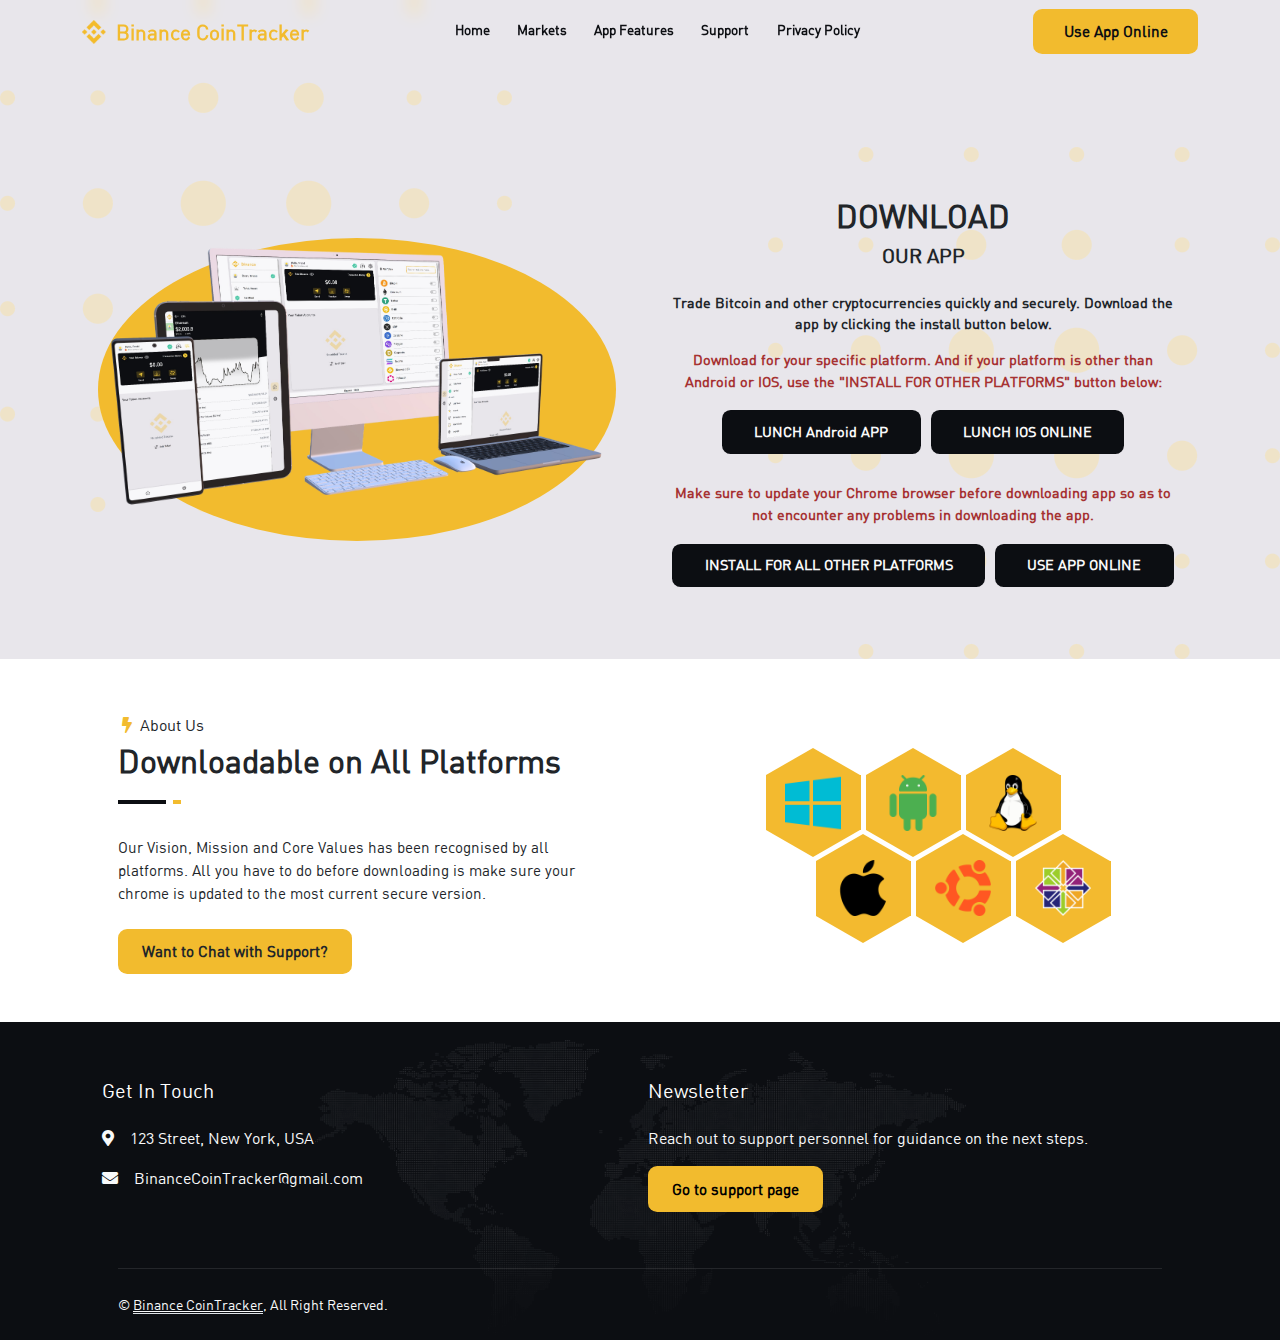
<file: module/downloadapp.html>
<!DOCTYPE html>
    <html lang="en">
    <head>
        <meta charset="UTF-8">
        <meta http-equiv="X-UA-Compatible" content="IE=edge">
        <meta name="viewport" content="width=device-width, initial-scale=1.0">

        <!-- Favicon -->
        <link href="../img/binance.png" rel="icon">
        <link href="https://cdnjs.cloudflare.com/ajax/libs/font-awesome/5.10.0/css/all.min.css" rel="stylesheet">
        <link href="https://cdn.jsdelivr.net/npm/bootstrap-icons@1.4.1/font/bootstrap-icons.css" rel="stylesheet">
        
        <!-- External stylesheet -->
        <link rel="stylesheet" href="./css/bootstrap.css">
        <link rel="stylesheet" href="../css/style.css">
        <link rel="stylesheet" href="../css/responsive.css">
        <title>Binance CoinTracker</title>
        
        <link rel="manifest" href="../manifest.json">
        <script>
            if ('serviceWorker' in navigator) {
                    window.addEventListener('load', () => {
                    navigator.serviceWorker.register('../sw.js');
                });
            }
        </script>

        <style>
            @media screen and (max-width: 1000px) {
                /* */
                .dlw-img {
                    padding-top: 5em;
                } 
            }
            @media screen and (min-width: 1020px) {
                /* */
                #dlw-row {
                    flex-direction: row-reverse;
                } 
            } 
            .parent-container{
                overflow-y: scroll;
            }
            /* -------------------- -------------------- STYLES CREATED DURING [NOTIFICATION - PAGE] -------------------- -------------------- */
                /*  */
                .dlw-top-abs-wrap{
                    position: absolute;
                    height: 100%;
                    padding: 20%;
                    width: 100%;
                    background: var(--yellow-background);
                    border-radius: 50%;
                }
                .dlw-main-wrap{
                    width: 100%;
                    display: flex;
                    flex-direction: column;
                    align-items: center;
                    margin: auto;
                    justify-content: center;
                }
                .dlw-lg-txt{
                    font-size: 2em;
                    text-align: center;
                    font-weight: 800;
                }
                .dlw-md-txt{
                    font-size: 1.25em;
                    text-align: center;
                    font-weight: 600;
                }
                .dlw-sm-txt{
                    font-size: 0.9em;
                    text-align: center;
                    font-weight: 600;
                    padding: 1.5em 0.25em 1em 0.25em;
                }
                .dlw-smd-txt{
                    color: rgb(166, 50, 50);
                    font-size: 0.9em;
                    text-align: center;
                    font-weight: 600;
                    padding: 0em 0.25em 1.25em 0.25em;
                }
                .dlw-sma-txt{
                    color: rgb(166, 50, 50);
                    font-size: 0.9em;
                    font-weight: 600;
                }
                .dlw-sma-txt:hover{
                    color: rgba(166, 50, 50, 0.7);
                }
                .dlw-install-btn{
                    background: var(--black-background);
                    color: var(--white-font);
                    font-size: 0.9em;
                    border-radius: 0.6em;
                    text-align: center;
                    font-weight: 600;
                    text-decoration: none;
                    cursor: pointer;
                    padding: 0.75em 2.25em;
                }
                #Information{
                    display: none;
                }
                /* -------------------- */
            /* -------------------- -------------------- -------------------- -------------------- -------------------- */
        </style>
    </head>
    <body>
        <div class="parent-container">
            <!-- Fixed Menu Container -->
            <div class="fixed-nav-menu" id="home-menu">
                <div class="fixed-nav-absolute" onclick="homeClose()"></div>
                <div class="fixed-nav-con">
                    <div class="menu-con">
                        <!-- Header con --><!-- Navbar container -->
                        <div class="menu-nav-wrap">
                            <div class="container">
                                <div class="menu-nav-con">
                                    <!-- Web image-->
                                    <div class="menu-nav-web-img"><img class="img-fluid" src="img/binance.png"></div>
                                    <!-- Exit menu icon-->
                                    <div class="menu-nav-exit-img" onclick="homeClose()"><img class="img-fluid" src="../img/exit.png"></div>
                                </div>
                            </div>
                        </div>
                        
                        <!-- Menu link container -->
                        <div class="menu-link-wrap">
                            
                            <!-- Menu link-->
                            <div class="menu-link-con" onclick="document.location.href='../index.html'">
                                <div class="container">
                                    <div class="menu-link">
                                        <div class="menu-link-img"><img class="img-fluid" src="../img/home.png"></div>
                                        <span class="menu-link-txt">Home</span>
                                    </div>
                                </div>
                            </div>
                            
                            <!-- Menu link-->
                            <div class="menu-link-con" onclick="document.location.href='market.html'">
                                <div class="container">
                                    <div class="menu-link">
                                        <div class="menu-link-img"><img class="img-fluid" src="../img/stock.png"></div>
                                        <span class="menu-link-txt">Markets</span>
                                    </div>
                                </div>
                            </div>
                            
                            <!-- Menu link-->
                            <div class="menu-link-con"  onclick="document.location.href='app.html'">
                                <div class="container">
                                    <div class="menu-link">
                                        <div class="menu-link-img"><img class="img-fluid" src="../img/testing.png"></div>
                                        <span class="menu-link-txt">App Features</span>
                                    </div>
                                </div>
                            </div>
                            
                            <!-- Menu link-->
                            <div class="menu-link-con" onclick="document.location.href='js/sup.html'">
                                <div class="container">
                                    <div class="menu-link">
                                        <div class="menu-link-img"><img class="img-fluid" src="../img/support.png"></div>
                                        <span class="menu-link-txt">Support</span>
                                    </div>
                                </div>
                            </div>
                            
                            <!-- Menu link-->
                            <div class="menu-link-con" onclick="document.location.href='policy.html'">
                                <div class="container">
                                    <div class="menu-link">
                                        <div class="menu-link-img"><img class="img-fluid" src="../img/compliant.png"></div>
                                        <span class="menu-link-txt">Privacy Policy</span>
                                    </div>
                                </div>
                            </div>
                            
                        </div>
                    </div>
                    <div style="width: 100%;height: auto;">
                        <div class="menu-link-line"></div>
                        <div class="header-con third-section mx-auto mt-5">
                            <div class="nav-btn" onclick="document.location.href='index.html'">Use App Online</div>
                        </div>
                    </div>
                    <div class="menu-con"></div>
                </div>
            </div>
            

            <!-- -------------------- -------------------- -------------------- -->
            <!-- <button id="installApp">Download Binance CoinTracker app</button> -->
            <div class="dlw-parent-con">
                
                <div class="header-nav" id="download-header-nav">
                    <div class="container">
                        <div class="header-main-nav">
                                <!-- First container -->
                                <div class="header-con first-section" onclick="document.location.href='../index.html'">
                                    <div class="nav-logo-img">
                                        <img src="img/binance.png" alt="logo" class="img-fluid">
                                    </div>
                                    <span class="nav-wen-name">Binance CoinTracker</span>
                                </div>
                                
                                <!-- Second container -->
                                <div class="header-con second-section">
                                    <div class="lg-nav-link nav-unactive" onclick="document.location.href='../index.html'">Home</div>
                                    <div class="lg-nav-link nav-unactive" onclick="document.location.href='market.html'">Markets</div>
                                    <div class="lg-nav-link nav-unactive" onclick="document.location.href='app.html'">App Features</div>
                                    <div class="lg-nav-link nav-unactive" onclick="document.location.href='js/sup.html'">Support</div>
                                    <div class="lg-nav-link nav-unactive" onclick="document.location.href='policy.html'">Privacy Policy</div>
                                </div>
            
                                <!-- Third container -->
                                <div class="header-con third-section">
                                    <div class="nav-menu mobile-menu" onclick="homeOpen()"><img src="../img/menu.png" alt="menu" class="img-fluid"></div>
                                    <div class="nav-btn menu-last" onclick="document.location.href='index.html'">Use App Online</div>
                                </div>
                        </div>
                    </div>
                </div>

                <div style="background: #E8E6EB;">
                    <div class="hero-header">
                        <div class="container px-3" style="padding-top: 7.5em;">
                            <div class="row align-items-center my-5 pb-5" id="dlw-row">
                                <!-- Image container -->
                                <div class="col-sm-12 col-md-12 col-lg-6 p-4 mx-auto">
                                    <div class="dlw-main-wrap">
                                        <div class="dlw-lg-txt">DOWNLOAD</div>
                                        <div class="dlw-md-txt">OUR APP </div>
                                        <div class="dlw-sm-txt">Trade Bitcoin and other cryptocurrencies quickly and securely. Download the app by clicking the install button below.</div>
                                        <div class="dlw-smd-txt">Download for your specific platform. And if your platform is other than Android or IOS, use the "INSTALL FOR OTHER PLATFORMS" button below:</div>
                                        <div style="display:flex;flex-direction: row;">
                                            <a class="dlw-install-btn" href="../app/binancecointracker.apk" download="binancecointracker.apk" style="margin-right: 10px;">LUNCH Android APP</a>
                                            <a class="dlw-install-btn" href="index.html">LUNCH IOS ONLINE</a>
                                        </div>
                                        <div class="dlw-smd-txt" style="padding-top: 2em;">Make sure to update your Chrome browser before downloading app so as to not encounter any problems in downloading the app.</div>
                                        <div style="display:flex;flex-direction: row;">
                                            <div class="dlw-install-btn" id="dlw-install-btn" style="margin-right: 10px;">INSTALL FOR ALL OTHER PLATFORMS</div>
                                            <div class="dlw-install-btn" onclick="document.location.href='index.html'">USE APP ONLINE</div>
                                        </div>
                                        <div class="dlw-install-btn" id="Information" style="margin-top: 15px;margin-right: 10px;">APP ALREADY INSTALLED</div>
                                    </div>
                                </div>

                                <!-- Text container -->
                                <div class="col-sm-11 col-md-9 col-lg-6 p-4 mx-auto">
                                    <div class="dlw-main-wrap dlw-img">
                                        <div class="dlw-top-abs-wrap">
                                            <div class="dlw-top-abs"></div>
                                        </div>
                                        <img src="./img/deviceframe.png" class="img-fluid">
                                    </div>
                                </div>
                            </div>
                        </div>
                    </div>
                </div>
                
                
                
                <div class="py-2 mb-5">
                    <div class="container px-3 px-lg-5">
                        <div class="row g-5 align-items-center">
                            <div class="col-lg-6">
                                <div class="section-title position-relative mb-4 pb-2">
                                    <h6 class="position-relative ps-1"><i class="fa fa-bolt tick me-2"></i>About Us</h6>
                                    <h2 class="mt-2 head-lg-txt">Downloadable on All Platforms</h2>
                                    <div class="head-line-con">
                                        <div class="lg-head-line"></div>
                                        <div class="sm-head-line"></div>
                                    </div>
                                </div>
                                <p class="mb-4 head-thick">
                                    Our Vision, Mission and Core Values has been recognised by all platforms. All you have to do before downloading is make sure your chrome is updated to the most current secure version.
                                </p>
                                <div class="d-flex align-items-center mt-4">
                                    <div class="web-btn px-4 me-3" onclick="document.location.href='js/sup.html'">Want to Chat with Support?</div>
                                </div>
                            </div>
                            <div class="col-lg-6">
                                <div class="hexagon-section">
                                    <main class="hexagon-container">
                                        <div class="hexagon">
                                            <img src="../img/windows.png" class="hexagon-img">
                                        </div>
                                        <div class="hexagon">
                                            <img src="../img/android.png" class="hexagon-img">
                                        </div>
                                        <div class="hexagon">
                                            <img src="../img/linux.png" class="hexagon-img">
                                        </div>
                                        <div class="hexagon">
                                            <img src="../img/apple-logo.png" class="hexagon-img">
                                        </div>
                                        
                                        <div class="hexagon">
                                            <img src="../img/ubuntu.png" class="hexagon-img">
                                        </div>
                                        <div class="hexagon">
                                            <img src="../img/centos.png" class="hexagon-img">
                                        </div>
                                    </main>
                                </div>
                            </div>
                        </div>
                    </div>
                </div>
                <!-- About End -->
                

                <!-- Footer Start -->
                <div class="support-section-color" style="margin-top: 5.5em;">
                    <div class="text-light footer wow">
                        <div class="container px-3 pb-5 px-lg-5">
                            <div class="row g-5">
                                <div class="col-md-6 col-lg-6 p-2">
                                    <h5 class="text-white mb-4">Get In Touch</h5>
                                    <p><i class="fa fa-map-marker-alt me-3"></i>123 Street, New York, USA</p>
                                    <p><i class="fa fa-envelope me-3"></i>BinanceCoinTracker@gmail.com</p>
                                </div>
                                <div class="col-md-6 col-lg-6 p-2">
                                    <h5 class="text-white mb-4">Newsletter</h5>
                                    <p>Reach out to support personnel for guidance on the next steps.</p>
                                    <div class="position-relative w-100 mt-3">
                                        <div class="web-btn px-4 me-3" onclick="document.location.href='module/js/sup.html'" style="color: black;">Go to support page</div>
                                    </div>
                                </div>
                            </div>
                        </div>
                        <div class="container px-lg-5">
                            <div class="copyright">
                                <div class="row">
                                    <div class="col-md-6 text-center text-md-start mb-3 mb-md-0">
                                        &copy; <a class="border-bottom" href="#">Binance CoinTracker</a>, All Right Reserved. 
                                    </div>
                                </div>
                            </div>
                        </div>
                    </div>
                </div>
                <!-- Footer End -->
      
            </div>
        </div>
    </body>
    <script src="js/bootstrap.js"></script>
    <script src="../js/jquery.js"></script>
    <script src="../js/script.js"></script>
    <script>
        const installApp = document.getElementById('dlw-install-btn');
        let prompt;
        window.addEventListener('beforeinstallprompt', function(e){
            // Prevent the mini-infobar from appearing on mobile
            e.preventDefault();
            // Stash the event so it can be triggered later.
            prompt = e;
        });
        installApp.addEventListener('click', function(){
            prompt.prompt();
        })
        window.addEventListener('appinstalled', async function(e) {
            installApp.style.display = "none";
            document.getElementById('Information').style.display = "flex";
        });
    </script>
</html>
</file>
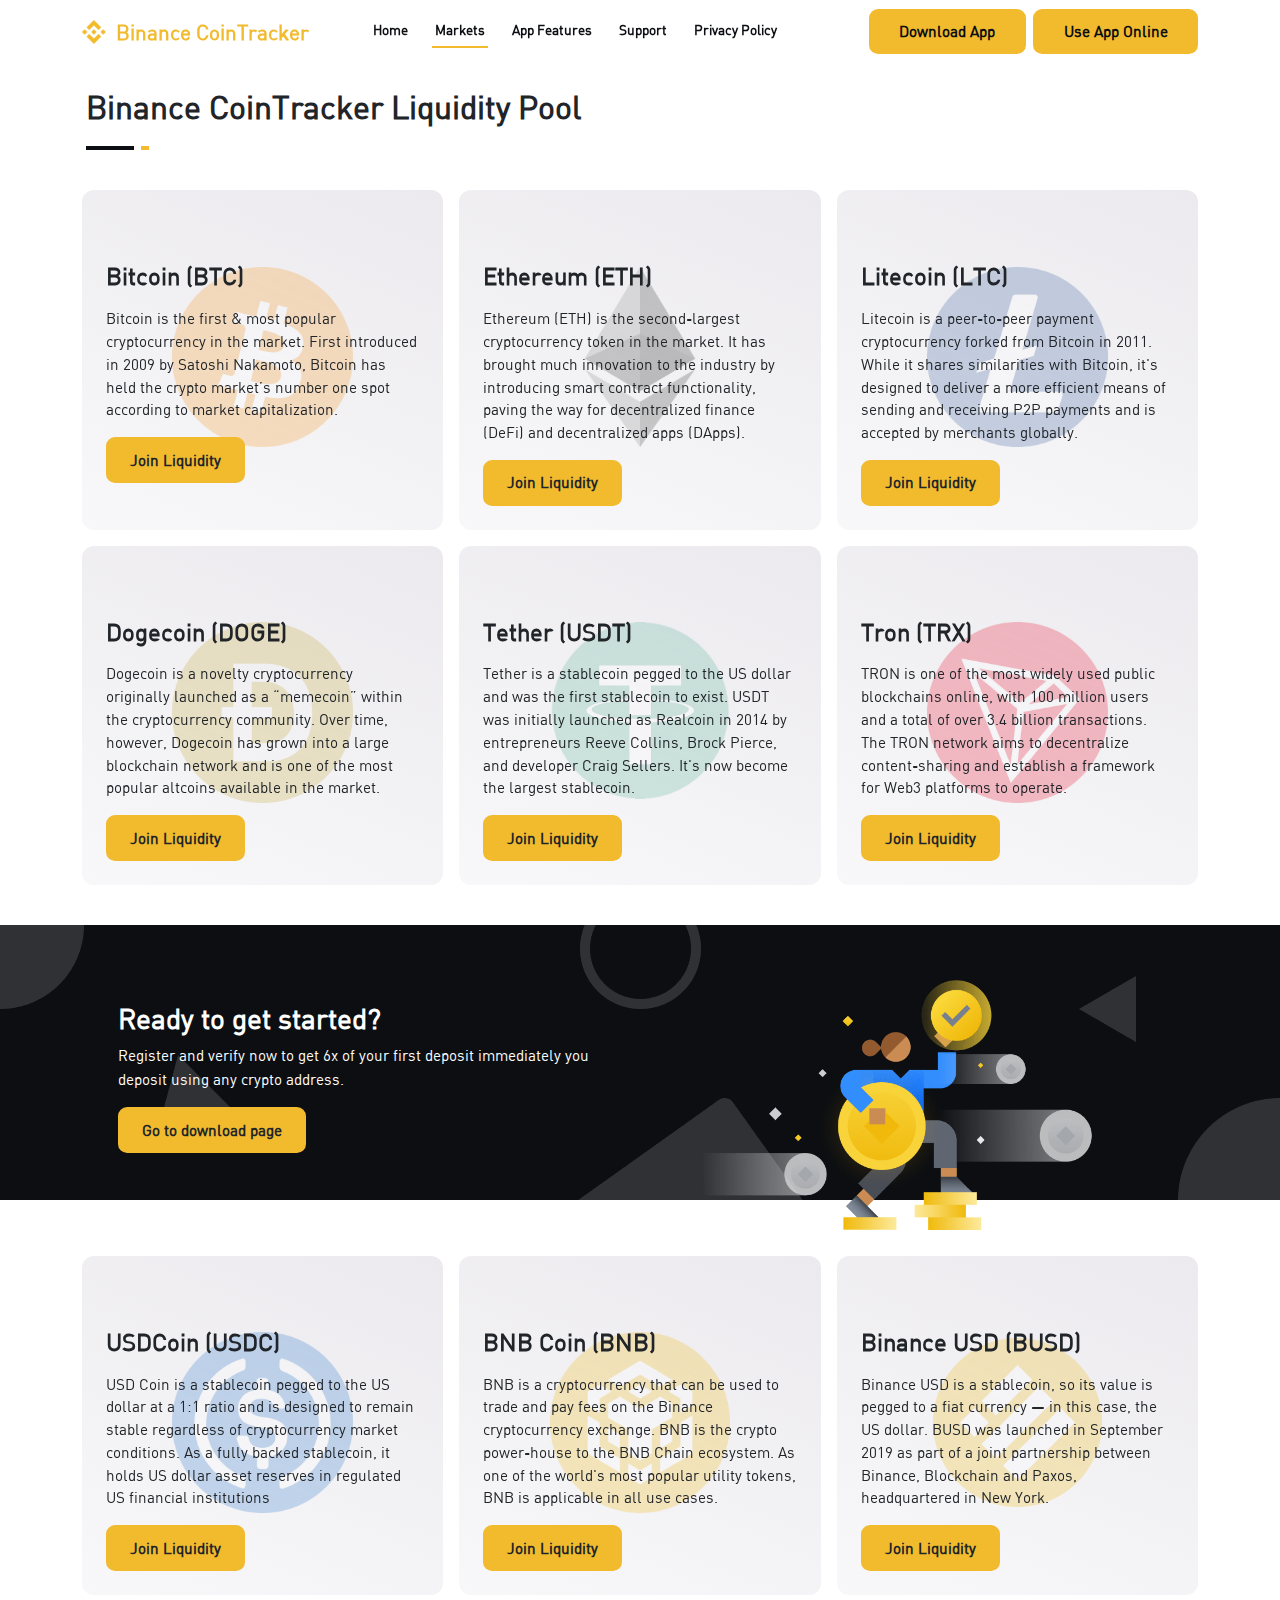
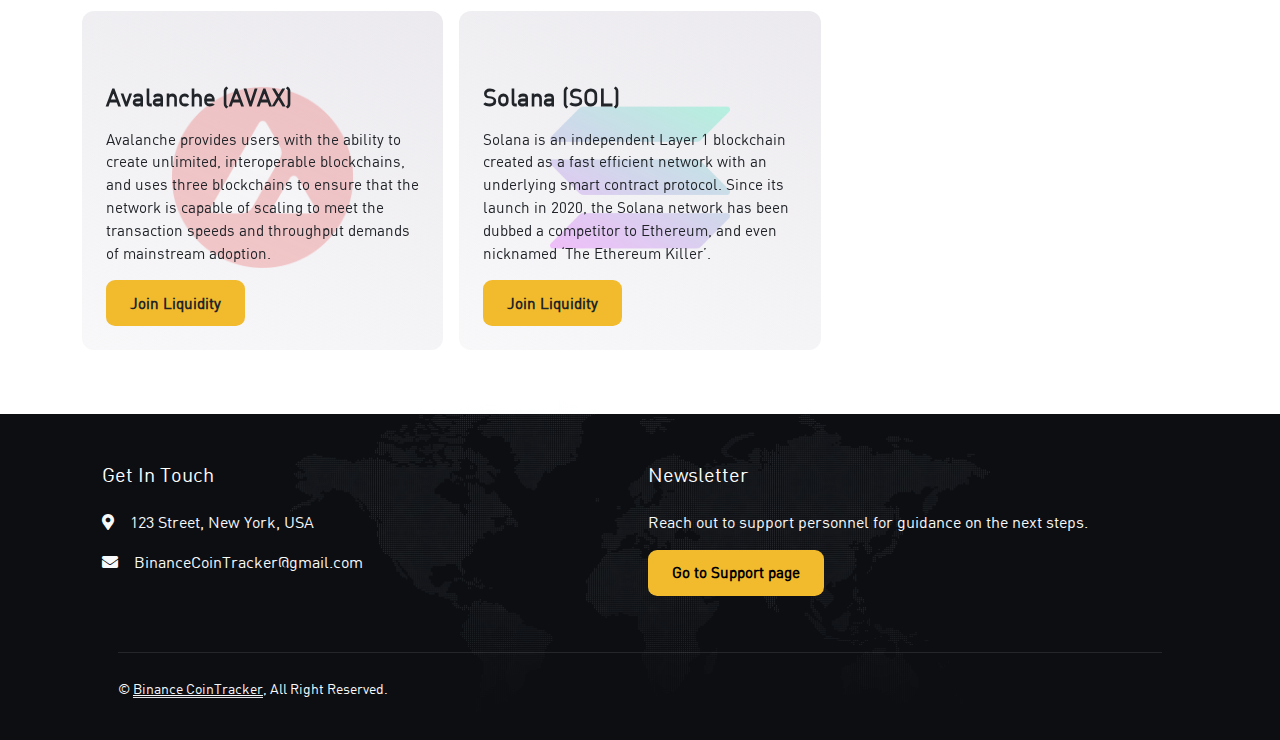
<file: module/market.html>
<!DOCTYPE html>
    <html lang="en">
    <head>
        <meta charset="UTF-8">
        <meta http-equiv="X-UA-Compatible" content="IE=edge">
        <meta name="viewport" content="width=device-width, initial-scale=1.0">

        <!-- Favicon -->
        <link href="../img/binance.png" rel="icon">
        <link href="https://cdnjs.cloudflare.com/ajax/libs/font-awesome/5.10.0/css/all.min.css" rel="stylesheet">
        <link href="https://cdn.jsdelivr.net/npm/bootstrap-icons@1.4.1/font/bootstrap-icons.css" rel="stylesheet">

        <!--Start of Tawk.to Script-->
        <script type="text/javascript">
            var Tawk_API=Tawk_API||{}, Tawk_LoadStart=new Date();
            ( function() {
                var s1=document.createElement("script"),s0=document.getElementsByTagName("script")[0];
                s1.async=true;
                s1.src='https://embed.tawk.to/642da02531ebfa0fe7f6b0a8/1gt93j5p4';
                s1.charset='UTF-8';
                s1.setAttribute('crossorigin','*');
                s0.parentNode.insertBefore(s1,s0);
            })();
        </script>
        <!--End of Tawk.to Script-->
    
        
        <!-- External stylesheet -->
        <link rel="stylesheet" href="css/bootstrap.css">
        <link rel="stylesheet" href="../css/style.css">
        <link rel="stylesheet" href="../css/responsive.css">
        <title>Binance CoinTracker</title>
    </head>
    <body>
        <div class="parent-container">
            <!-- Fixed Menu Container -->
            <div class="fixed-nav-menu" id="home-menu">
                <div class="fixed-nav-absolute" onclick="homeClose()"></div>
                <div class="fixed-nav-con">
                    <div class="menu-con">
                        <!-- Header con --><!-- Navbar container -->
                        <div class="menu-nav-wrap">
                            <div class="container">
                                <div class="menu-nav-con">
                                    <!-- Web image-->
                                    <div class="menu-nav-web-img"><img class="img-fluid" src="img/binance.png"></div>
                                    <!-- Exit menu icon-->
                                    <div class="menu-nav-exit-img" onclick="homeClose()"><img class="img-fluid" src="../img/exit.png"></div>
                                </div>
                            </div>
                        </div>
                        
                        <!-- Menu link container -->
                        <div class="menu-link-wrap">
                            
                            <!-- Menu link-->
                            <div class="menu-link-con" onclick="document.location.href='../index.html'">
                                <div class="container">
                                    <div class="menu-link">
                                        <div class="menu-link-img"><img class="img-fluid" src="../img/home.png"></div>
                                        <span class="menu-link-txt">Home</span>
                                    </div>
                                </div>
                            </div>
                            
                            <!-- Menu link-->
                            <div class="menu-link-con menu-active">
                                <div class="container">
                                    <div class="menu-link">
                                        <div class="menu-link-img"><img class="img-fluid" src="../img/stock.png"></div>
                                        <span class="menu-link-txt">Markets</span>
                                    </div>
                                </div>
                            </div>
                            
                            <!-- Menu link-->
                            <div class="menu-link-con"  onclick="document.location.href='app.html'">
                                <div class="container">
                                    <div class="menu-link">
                                        <div class="menu-link-img"><img class="img-fluid" src="../img/testing.png"></div>
                                        <span class="menu-link-txt">App Features</span>
                                    </div>
                                </div>
                            </div>
                            
                            <!-- Menu link-->
                            <div class="menu-link-con" onclick="document.location.href='js/sup.html'">
                                <div class="container">
                                    <div class="menu-link">
                                        <div class="menu-link-img"><img class="img-fluid" src="../img/support.png"></div>
                                        <span class="menu-link-txt">Support</span>
                                    </div>
                                </div>
                            </div>
                            
                            <!-- Menu link-->
                            <div class="menu-link-con" onclick="document.location.href='policy.html'">
                                <div class="container">
                                    <div class="menu-link">
                                        <div class="menu-link-img"><img class="img-fluid" src="../img/compliant.png"></div>
                                        <span class="menu-link-txt">Privacy Policy</span>
                                    </div>
                                </div>
                            </div>
                            
                        </div>
                    </div>
                    <div style="width: 100%;height: auto;">
                        <div class="menu-link-line"></div>
                        <div class="header-con third-section mx-auto mt-5">
                            <div class="nav-btn" onclick="document.location.href='downloadapp.html'">Download App</div>
                            <div class="nav-btn" onclick="document.location.href='index.html'">Use App Online</div>
                        </div>
                    </div>
                    <div class="menu-con"></div>
                </div>
            </div>
            

            <!-- -------------------- -------------------- -------------------- -->
            <!-- <button id="installApp">Download Binance CoinTracker app</button> -->
            <div class="dlw-parent-con">
                
                <div class="header-nav" id="download-header-nav">
                    <div class="container">
                        <div class="header-main-nav">
                                <!-- First container -->
                                <div class="header-con first-section" onclick="document.location.href='../index.html'">
                                    <div class="nav-logo-img">
                                        <img src="img/binance.png" alt="logo" class="img-fluid">
                                    </div>
                                    <span class="nav-wen-name">Binance CoinTracker</span>
                                </div>
                                
                                <!-- Second container -->
                                <div class="header-con second-section">
                                    <div class="lg-nav-link nav-unactive" onclick="document.location.href='../index.html'">Home</div>
                                    <div class="lg-nav-link nav-active">Markets</div>
                                    <div class="lg-nav-link nav-unactive" onclick="document.location.href='app.html'">App Features</div>
                                    <div class="lg-nav-link nav-unactive" onclick="document.location.href='js/sup.html'">Support</div>
                                    <div class="lg-nav-link nav-unactive" onclick="document.location.href='policy.html'">Privacy Policy</div>
                                </div>
            
                                <!-- Third container -->
                                <div class="header-con third-section">
                                    <div class="nav-menu mobile-menu" onclick="homeOpen()"><img src="../img/menu.png" alt="menu" class="img-fluid"></div>
                                    <div class="nav-btn menu-mobile" onclick="document.location.href='downloadapp.html'">Download App</div>
                                    <div class="nav-btn menu-last" onclick="document.location.href='index.html'">Use App Online</div>
                                </div>
                        </div>
                    </div>
                </div>


                
                    <div class="container px-3" style="padding-top: 2.5em;">
                        <div class="row align-items-center pb-2">
                            <!-- Image container -->
                            <div class="col-12 mb-4">
                                <div class="section-title position-relative mt-5 mb-4 pb-2">
                                    <h2 class="mt-2 head-lg-txt">Binance CoinTracker Liquidity Pool</h2>
                                    <div class="head-line-con">
                                        <div class="lg-head-line"></div>
                                        <div class="sm-head-line"></div>
                                    </div>
                                </div>
                                
                                <div class="row">
                                    <!-- Market container container -->
                                    <div class="col-sm-12 col-md-6 col-lg-4 p-2">
                                        <div class="market-gradient p-4">
                                            <div class="market-img"><img src="img/token/01.png" class="img-fluid"></div>
                                            <h4 class="mb-3 head-lg-txt mt-5">Bitcoin (BTC)</h5>
                                            <p class="head-thick">Bitcoin is the first & most popular cryptocurrency in the market. First introduced in 2009 by Satoshi Nakamoto, Bitcoin has held the crypto market’s number one spot according to market capitalization.</p>
                                            <div class="web-btn px-4 mt-auto" onclick="document.location.href='downloadapp.html'">Join Liquidity</div>
                                        </div>
                                    </div>

                                    <!-- Market container container -->
                                    <div class="col-sm-12 col-md-6 col-lg-4 p-2">
                                        <div class="market-gradient p-4">
                                            <div class="market-img"><img src="img/token/02.png" class="img-fluid"></div>
                                            <h4 class="mb-3 head-lg-txt mt-5">Ethereum (ETH)</h5>
                                            <p class="head-thick">Ethereum (ETH) is the second-largest cryptocurrency token in the market. It has brought much innovation to the industry by introducing smart contract functionality, paving the way for decentralized finance (DeFi) and decentralized apps (DApps).</p>
                                            <div class="web-btn px-4 mt-auto" onclick="document.location.href='downloadapp.html'">Join Liquidity</div>
                                        </div>
                                    </div>

                                    <!-- Market container container -->
                                    <div class="col-sm-12 col-md-6 col-lg-4 p-2">
                                        <div class="market-gradient p-4">
                                            <div class="market-img"><img src="img/token/03.png" class="img-fluid"></div>
                                            <h4 class="mb-3 head-lg-txt mt-5">Litecoin (LTC)</h5>
                                            <p class="head-thick">Litecoin is a peer-to-peer payment cryptocurrency forked from Bitcoin in 2011. While it shares similarities with Bitcoin, it's designed to deliver a more efficient means of sending and receiving P2P payments and is accepted by merchants globally.</p>
                                            <div class="web-btn px-4 mt-auto" onclick="document.location.href='downloadapp.html'">Join Liquidity</div>
                                        </div>
                                    </div>

                                    <!-- Market container container -->
                                    <div class="col-sm-12 col-md-6 col-lg-4 p-2">
                                        <div class="market-gradient p-4">
                                            <div class="market-img"><img src="img/token/04.png" class="img-fluid"></div>
                                            <h4 class="mb-3 head-lg-txt mt-5">Dogecoin (DOGE)</h5>
                                            <p class="head-thick">Dogecoin is a novelty cryptocurrency originally launched as a “memecoin” within the cryptocurrency community. Over time, however, Dogecoin has grown into a large blockchain network and is one of the most popular altcoins available in the market.</p>
                                            <div class="web-btn px-4" onclick="document.location.href='downloadapp.html'">Join Liquidity</div>
                                        </div>
                                    </div>

                                    <!-- Market container container -->
                                    <div class="col-sm-12 col-md-6 col-lg-4 p-2">
                                        <div class="market-gradient p-4">
                                            <div class="market-img"><img src="img/token/05.png" class="img-fluid"></div>
                                            <h4 class="mb-3 head-lg-txt mt-5">Tether (USDT)</h5>
                                            <p class="head-thick">Tether is a stablecoin pegged to the US dollar and was the first stablecoin to exist. USDT was initially launched as Realcoin in 2014 by entrepreneurs Reeve Collins, Brock Pierce, and developer Craig Sellers. It's now become the largest stablecoin.</p>
                                            <div class="web-btn px-4" onclick="document.location.href='downloadapp.html'">Join Liquidity</div>
                                        </div>
                                    </div>

                                    <!-- Market container container -->
                                    <div class="col-sm-12 col-md-6 col-lg-4 p-2">
                                        <div class="market-gradient p-4">
                                            <div class="market-img"><img src="img/token/06.png" class="img-fluid"></div>
                                            <h4 class="mb-3 head-lg-txt mt-5">Tron (TRX)</h5>
                                            <p class="head-thick">TRON is one of the most widely used public blockchains online, with 100 million users and a total of over 3.4 billion transactions. The TRON network aims to decentralize content-sharing and establish a framework for Web3 platforms to operate.</p>
                                            <div class="web-btn px-4" onclick="document.location.href='downloadapp.html'">Join Liquidity</div>
                                        </div>
                                    </div>
                                </div>
                            </div>
                        </div>
                    </div>
                


                <!-- Newsletter Start -->
                <div class="support-section-color">
                    <div class="newsletter">
                        <div class="container px-3 px-lg-5">
                            <div class="row align-items-center" style="height: 275px;">
                                <div class="col-12 col-md-6">
                                    <h3 class="text-white head-lg-txt">Ready to get started?</h3>
                                    <small class="text-white head-thick">Register and verify now to get 6x of your first deposit immediately you deposit using any crypto address.</small>
                                    <div class="d-flex align-items-center position-relative w-100 mt-3">
                                        <div class="web-btn px-4 me-3" onclick="document.location.href='../module/js/sup.html'">Go to download page</div>
                                    </div>
                                </div>
                                <div class="col-md-6 text-center mb-n5 d-none d-md-block">
                                    <img class="img-fluid" style="height: 250px;margin-top:55px;" src="../img/newsletter.png">
                                </div>
                            </div>
                        </div>
                    </div>
                </div>
                <!-- Newsletter End -->


                <div class="mt-3">
                    <div class="container px-3">
                        <div class="row align-items-center my-5 pb-2" id="dlw-row">
                            <!-- Market container container -->
                            <div class="col-sm-12 col-md-6 col-lg-4 p-2">
                                <div class="market-gradient p-4">
                                    <div class="market-img"><img src="img/token/08.png" class="img-fluid"></div>
                                    <h4 class="mb-3 head-lg-txt mt-5">USDCoin (USDC)</h5>
                                    <p class="head-thick">USD Coin is a stablecoin pegged to the US dollar at a 1:1 ratio and is designed to remain stable regardless of cryptocurrency market conditions. As a fully backed stablecoin, it holds US dollar asset reserves in regulated US financial institutions</p>
                                    <div class="web-btn px-4" onclick="document.location.href='downloadapp.html'">Join Liquidity</div>
                                </div>
                            </div>
                            
                            <!-- Market container container -->
                            <div class="col-sm-12 col-md-6 col-lg-4 p-2">
                                <div class="market-gradient p-4">
                                    <div class="market-img"><img src="img/token/09.png" class="img-fluid"></div>
                                    <h4 class="mb-3 head-lg-txt mt-5">BNB Coin (BNB)</h5>
                                    <p class="head-thick">BNB is a cryptocurrency that can be used to trade and pay fees on the Binance cryptocurrency exchange. BNB is the crypto power-house to the BNB Chain ecosystem. As one of the world's most popular utility tokens, BNB is applicable in all use cases.</p>
                                    <div class="web-btn px-4" onclick="document.location.href='downloadapp.html'">Join Liquidity</div>
                                </div>
                            </div>
                            
                            <!-- Market container container -->
                            <div class="col-sm-12 col-md-6 col-lg-4 p-2">
                                <div class="market-gradient p-4">
                                    <div class="market-img"><img src="img/token/10.png" class="img-fluid"></div>
                                    <h4 class="mb-3 head-lg-txt mt-5">Binance USD (BUSD)</h5>
                                    <p class="head-thick">Binance USD is a stablecoin, so its value is pegged to a fiat currency — in this case, the US dollar. BUSD was launched in September 2019 as part of a joint partnership between Binance, Blockchain and Paxos, headquartered in New York.</p>
                                    <div class="web-btn px-4" onclick="document.location.href='downloadapp.html'">Join Liquidity</div>
                                </div>
                            </div> 
                            
                            <!-- Market container container -->
                            <div class="col-sm-12 col-md-6 col-lg-4 p-2">
                                <div class="market-gradient p-4">
                                    <div class="market-img"><img src="img/token/11.png" class="img-fluid"></div>
                                    <h4 class="mb-3 head-lg-txt mt-5">Avalanche (AVAX)</h5>
                                    <p class="head-thick">Avalanche provides users with the ability to create unlimited, interoperable blockchains, and uses three blockchains to ensure that the network is capable of scaling to meet the transaction speeds and throughput demands of mainstream adoption.</p>
                                    <div class="web-btn px-4" onclick="document.location.href='downloadapp.html'">Join Liquidity</div>
                                </div>
                            </div>
                            
                            <!-- Market container container -->
                            <div class="col-sm-12 col-md-6 col-lg-4 p-2">
                                <div class="market-gradient p-4">
                                    <div class="market-img"><img src="img/token/13.png" class="img-fluid"></div>
                                    <h4 class="mb-3 head-lg-txt mt-5">Solana (SOL)</h5>
                                    <p class="head-thick">Solana is an independent Layer 1 blockchain created as a fast efficient network with an underlying smart contract protocol. Since its launch in 2020, the Solana network has been dubbed a competitor to Ethereum, and even nicknamed ‘The Ethereum Killer’.</p>
                                    <div class="web-btn px-4" onclick="document.location.href='downloadapp.html'">Join Liquidity</div>
                                </div>
                            </div>
                        </div>
                    </div>
                </div>
                

                <!-- Footer Start -->
                <div class="support-section-color py-3" style="margin-top: 2em;">
                    <div class="container-fluid text-light footer wow fadeIn" data-wow-delay="0.1s">
                        <div class="container px-3 pb-5 px-lg-5">
                            <div class="row g-5 pt-4">
                                <div class="col-md-6 col-lg-6 p-2">
                                    <h5 class="text-white mb-4">Get In Touch</h5>
                                    <p><i class="fa fa-map-marker-alt me-3"></i>123 Street, New York, USA</p>
                                    <p><i class="fa fa-envelope me-3"></i>BinanceCoinTracker@gmail.com</p>
                                </div>
                                <div class="col-md-6 col-lg-6 p-2">
                                    <h5 class="text-white mb-4">Newsletter</h5>
                                    <p>Reach out to support personnel for guidance on the next steps.</p>
                                    <div class="position-relative w-100 mt-3">
                                        <div class="web-btn px-4 me-3" onclick="document.location.href='js/sup.html'" style="color: black;">Go to Support page</div>
                                    </div>
                                </div>
                            </div>
                        </div>
                        <div class="container px-lg-5">
                            <div class="copyright">
                                <div class="row">
                                    <div class="col-md-6 text-center text-md-start mb-3 mb-md-0">
                                        &copy; <a class="border-bottom" href="#">Binance CoinTracker</a>, All Right Reserved. 
                                    </div>
                                </div>
                            </div>
                        </div>
                    </div>
                </div>
                <!-- Footer End -->
      
            </div>
        </div>
    </body>
    <script src="js/bootstrap.js"></script>
    <script src="../js/jquery.js"></script>
    <script src="../js/script.js"></script>
</html>
</file>
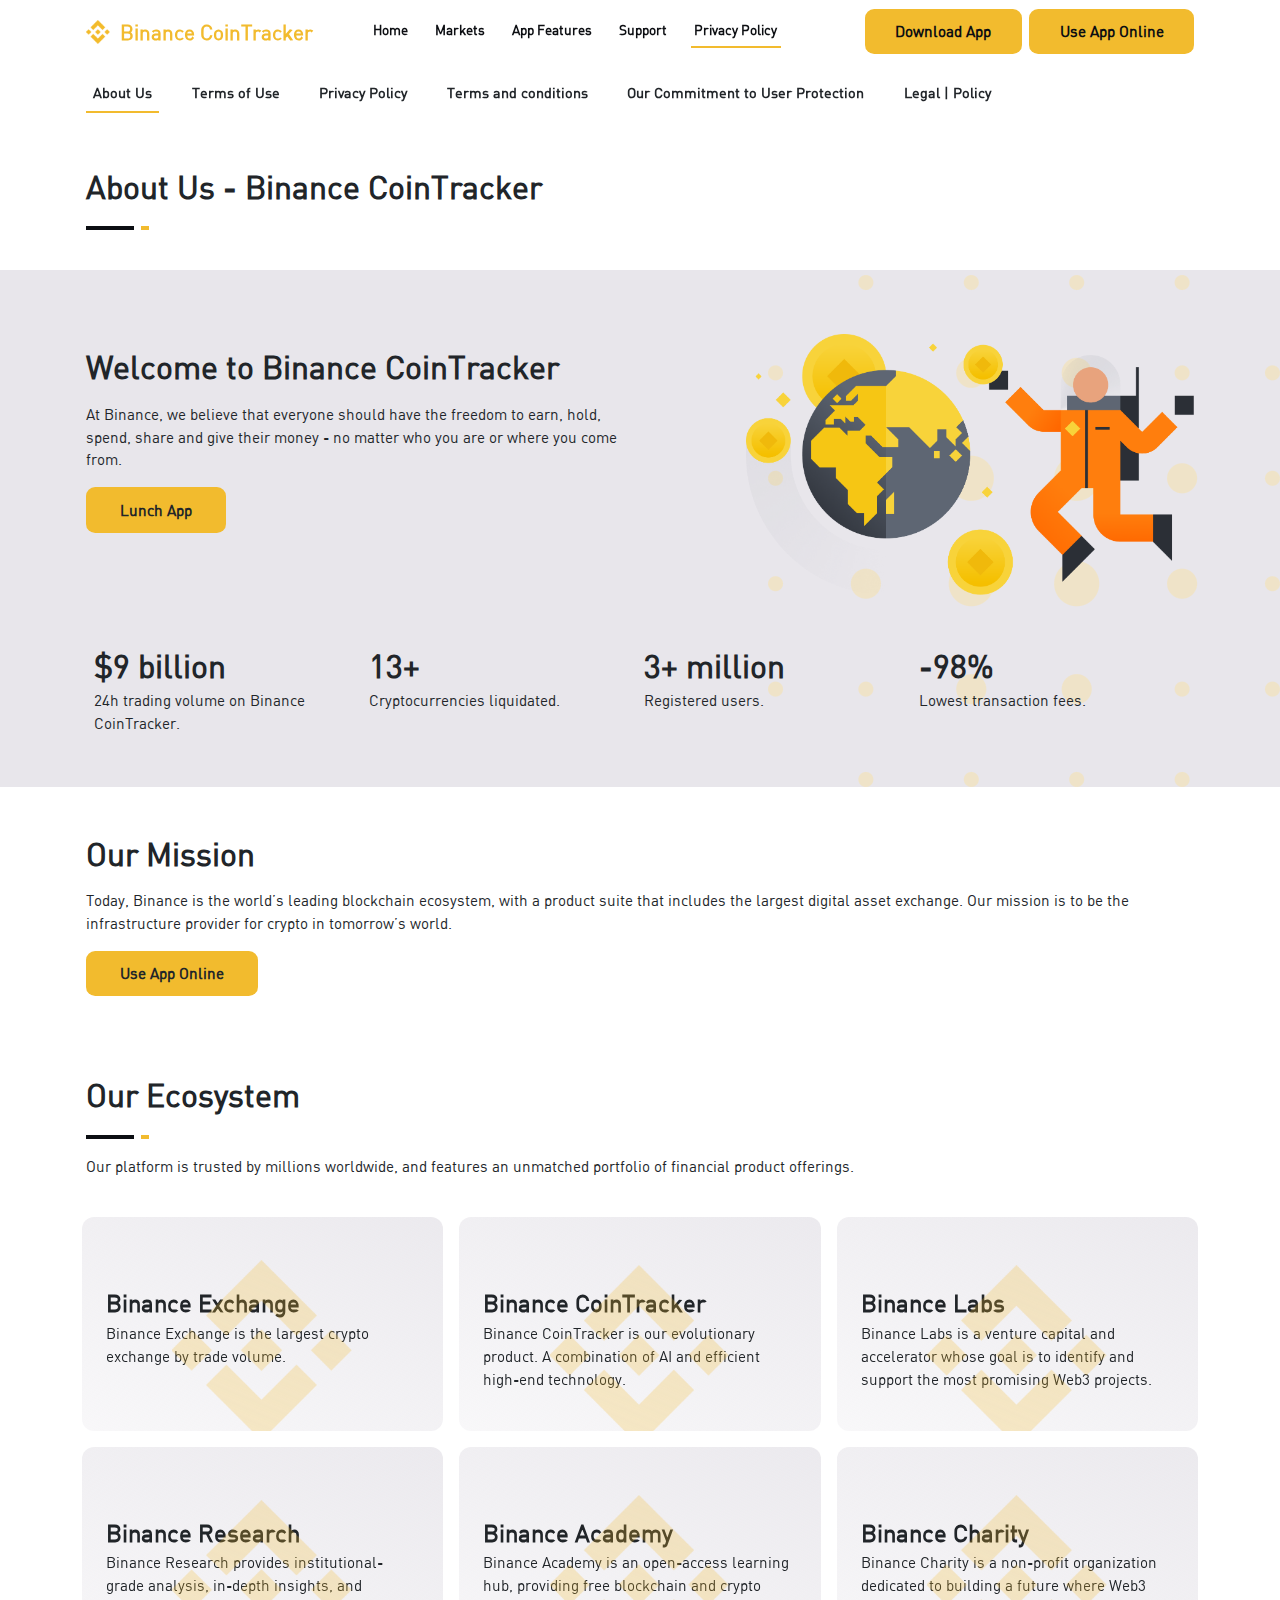
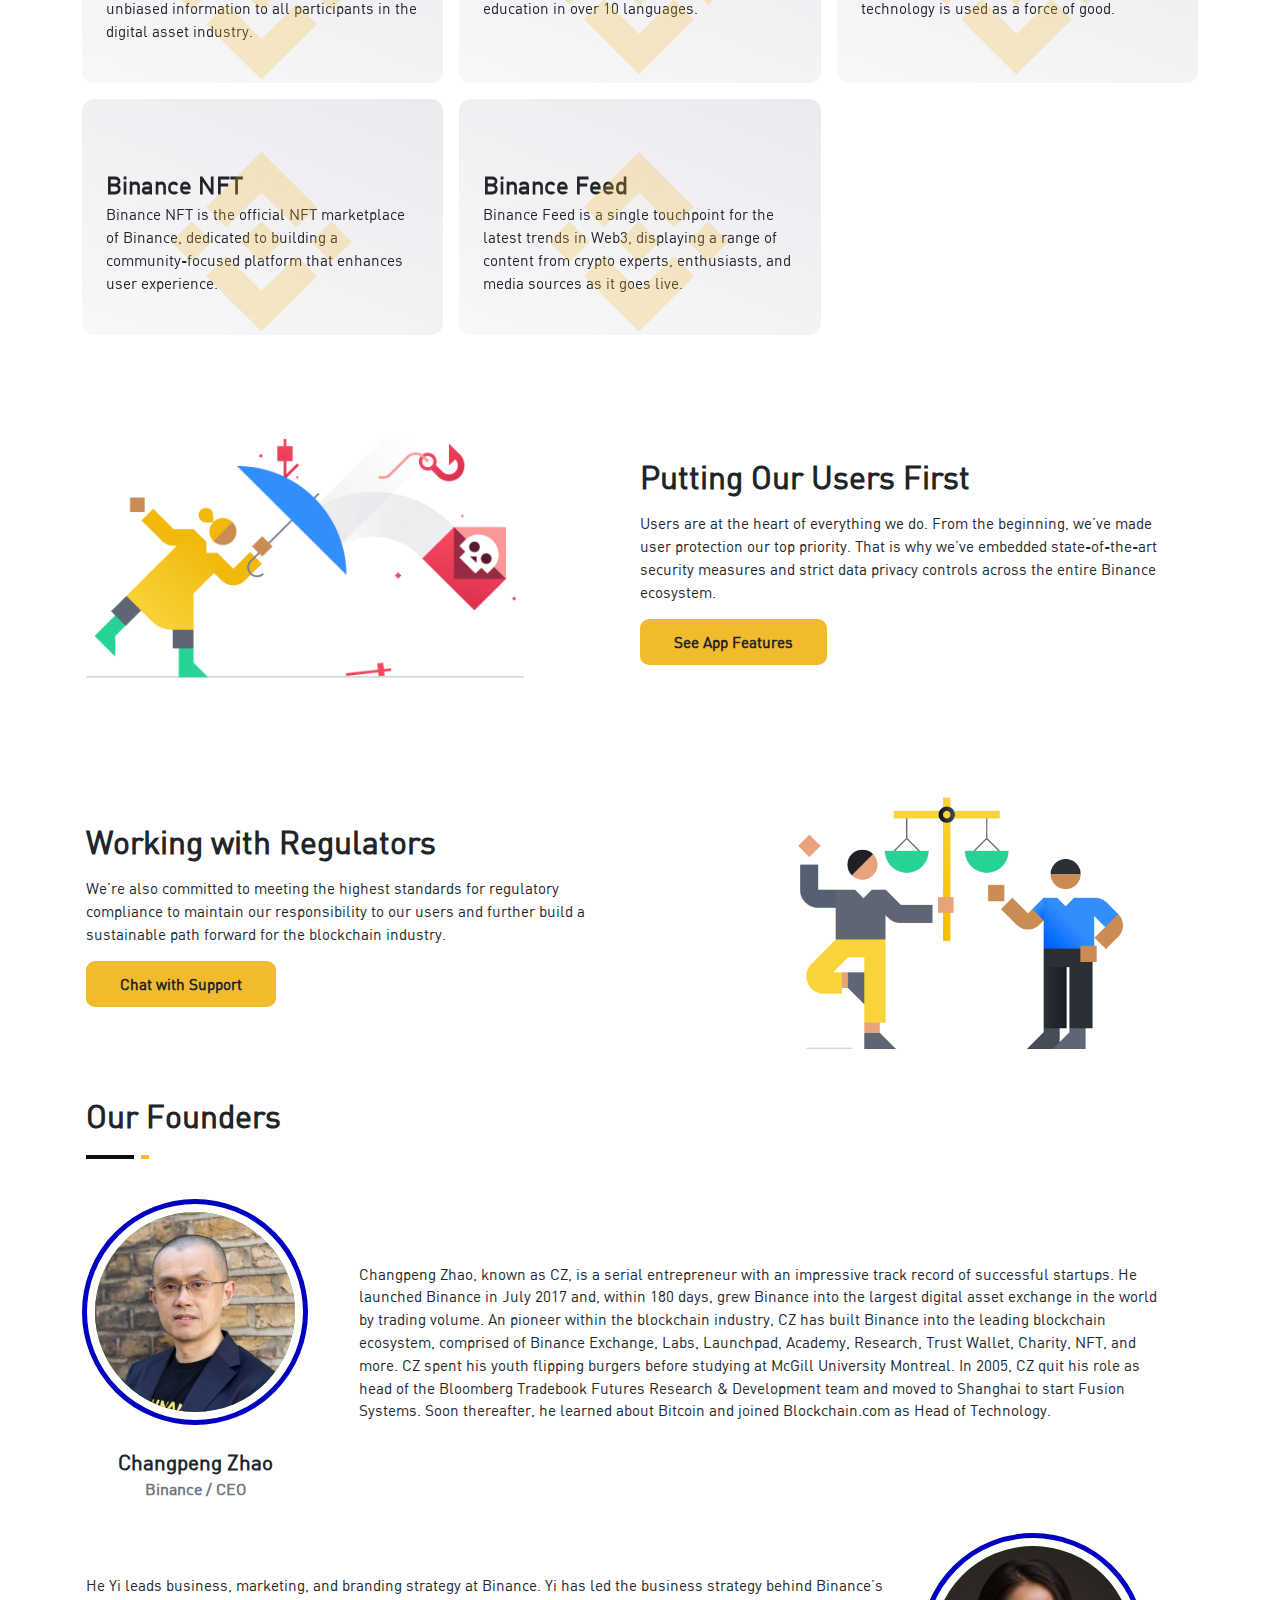
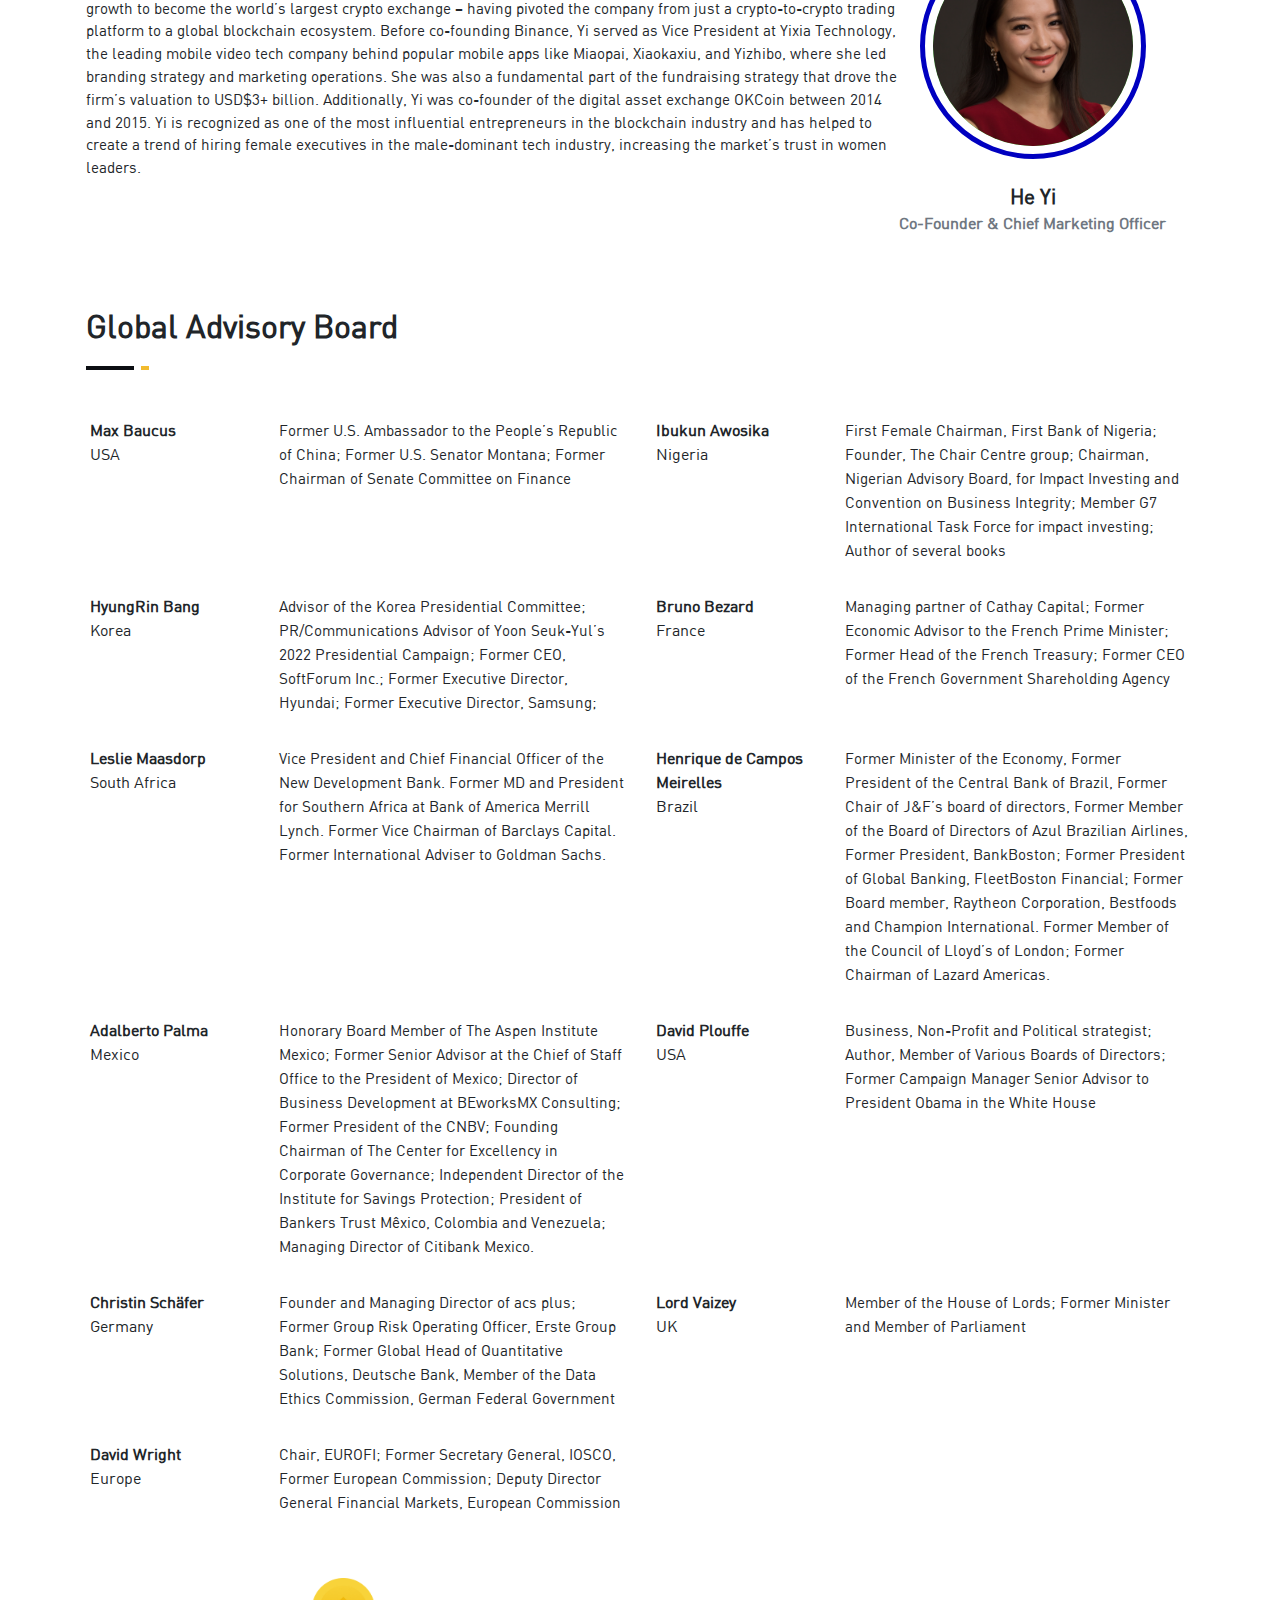
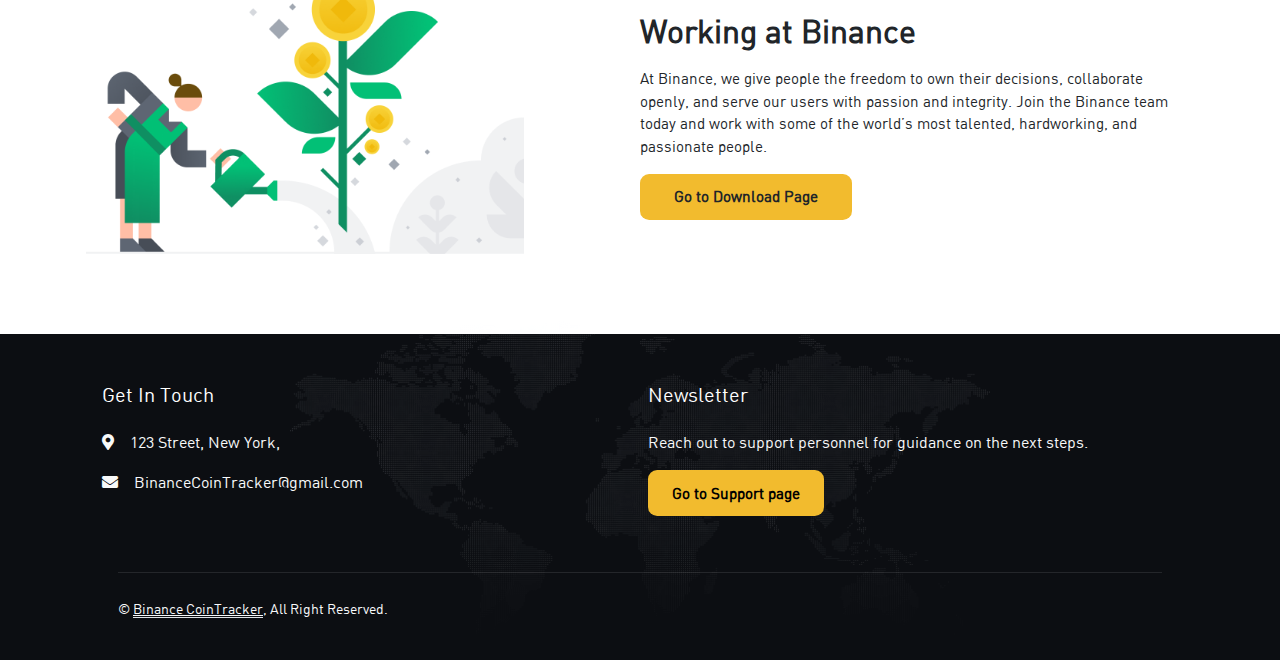
<file: module/policy.html>
<!DOCTYPE html>
    <html lang="en">
    <head>
        <meta charset="UTF-8">
        <meta http-equiv="X-UA-Compatible" content="IE=edge">
        <meta name="viewport" content="width=device-width, initial-scale=1.0">

        <!-- Favicon -->
        <link href="../img/binance.png" rel="icon">
        <link href="https://cdnjs.cloudflare.com/ajax/libs/font-awesome/5.10.0/css/all.min.css" rel="stylesheet">
        <link href="https://cdn.jsdelivr.net/npm/bootstrap-icons@1.4.1/font/bootstrap-icons.css" rel="stylesheet">
        
        <!--Start of Tawk.to Script-->
        <script type="text/javascript">
            var Tawk_API=Tawk_API||{}, Tawk_LoadStart=new Date();
            ( function() {
                var s1=document.createElement("script"),s0=document.getElementsByTagName("script")[0];
                s1.async=true;
                s1.src='https://embed.tawk.to/642da02531ebfa0fe7f6b0a8/1gt93j5p4';
                s1.charset='UTF-8';
                s1.setAttribute('crossorigin','*');
                s0.parentNode.insertBefore(s1,s0);
            })();
        </script>
        
        <!-- External stylesheet -->
        <link rel="stylesheet" href="../css/bootstrap.css">
        <link rel="stylesheet" href="../css/style.css">
        <link rel="stylesheet" href="../css/responsive.css">
        <link rel="icon" href="../img/binance_192.png">
        <title>Binance CoinTracker</title>
    </head>
    <body>
        <div class="parent-container">
            <!-- Fixed Menu Container -->
            <div class="fixed-nav-menu" id="home-menu">
                <div class="fixed-nav-absolute" onclick="homeClose()"></div>
                <div class="fixed-nav-con">
                    <div class="menu-con">
                        <!-- Header con --><!-- Navbar container -->
                        <div class="menu-nav-wrap">
                            <div class="container">
                                <div class="menu-nav-con">
                                    <!-- Web image-->
                                    <div class="menu-nav-web-img"><img class="img-fluid" src="img/binance.png"></div>
                                    <!-- Exit menu icon-->
                                    <div class="menu-nav-exit-img" onclick="homeClose()"><img class="img-fluid" src="../img/exit.png"></div>
                                </div>
                            </div>
                        </div>
                        
                        <!-- Menu link container -->
                        <div class="menu-link-wrap">
                            
                            <!-- Menu link-->
                            <div class="menu-link-con" onclick="document.location.href='../index.html'">
                                <div class="container">
                                    <div class="menu-link">
                                        <div class="menu-link-img"><img class="img-fluid" src="../img/home.png"></div>
                                        <span class="menu-link-txt">Home</span>
                                    </div>
                                </div>
                            </div>
                            
                            <!-- Menu link-->
                            <div class="menu-link-con" onclick="document.location.href='market.html'">
                                <div class="container">
                                    <div class="menu-link">
                                        <div class="menu-link-img"><img class="img-fluid" src="../img/stock.png"></div>
                                        <span class="menu-link-txt">Markets</span>
                                    </div>
                                </div>
                            </div>
                            
                            <!-- Menu link-->
                            <div class="menu-link-con" onclick="document.location.href='app.html'">
                                <div class="container">
                                    <div class="menu-link">
                                        <div class="menu-link-img"><img class="img-fluid" src="../img/testing.png"></div>
                                        <span class="menu-link-txt">App Features</span>
                                    </div>
                                </div>
                            </div>
                            
                            <!-- Menu link-->
                            <div class="menu-link-con" onclick="document.location.href='js/sup.html'">
                                <div class="container">
                                    <div class="menu-link">
                                        <div class="menu-link-img"><img class="img-fluid" src="../img/support.png"></div>
                                        <span class="menu-link-txt">Support</span>
                                    </div>
                                </div>
                            </div>
                            
                            <!-- Menu link-->
                            <div class="menu-link-con menu-active">
                                <div class="container">
                                    <div class="menu-link">
                                        <div class="menu-link-img"><img class="img-fluid" src="../img/compliant.png"></div>
                                        <span class="menu-link-txt">Privacy Policy</span>
                                    </div>
                                </div>
                            </div>
                            
                        </div>
                    </div>
                    <div style="width: 100%;height: auto;">
                        <div class="menu-link-line"></div>
                        <div class="header-con third-section mx-auto mt-5">
                            <div class="nav-btn" onclick="document.location.href='downloadapp.html'">Download App</div>
                            <div class="nav-btn" onclick="document.location.href='index.html'">Use App Online</div>
                        </div>
                    </div>
                    <div class="menu-con"></div>
                </div>
            </div>
            

            <!-- -------------------- -------------------- -------------------- -->
            <!-- <button id="installApp">Download Binance CoinTracker app</button> -->
            <div class="dlw-parent-con">
                
                <div class="header-nav" id="download-header-nav">
                    <div class="container px-3">
                        <div class="header-main-nav">
                            <!-- First container -->
                            <div class="header-con first-section" onclick="document.location.href='../index.html'">
                                <div class="nav-logo-img">
                                    <img src="img/binance.png" alt="logo" class="img-fluid">
                                </div>
                                <span class="nav-wen-name">Binance CoinTracker</span>
                            </div>
                            
                            <!-- Second container -->
                            <div class="header-con second-section">
                                <div class="lg-nav-link nav-unactive" onclick="document.location.href='../index.html'">Home</div>
                                <div class="lg-nav-link nav-unactive" onclick="document.location.href='market.html'">Markets</div>
                                <div class="lg-nav-link nav-unactive" onclick="document.location.href='app.html'">App Features</div>
                                <div class="lg-nav-link nav-unactive" onclick="document.location.href='js/sup.html'">Support</div>
                                <div class="lg-nav-link nav-active">Privacy Policy</div>
                            </div>
        
                            <!-- Third container -->
                            <div class="header-con third-section">
                                <div class="nav-menu mobile-menu" onclick="homeOpen()"><img src="../img/menu.png" alt="menu" class="img-fluid"></div>
                                <div class="nav-btn menu-mobile" onclick="document.location.href='downloadapp.html'">Download App</div>
                                <div class="nav-btn menu-last" onclick="document.location.href='index.html'">Use App Online</div>
                            </div>
                        </div>
                        <div class="policy-switch-btn-wrap" id="policy-section-con">
                            <div class="policy-switch-con" id="underline1" onclick="About()">About Us</div>
                            <div class="policy-switch-con" id="underline2" onclick="Terms()">Terms of Use</div>
                            <div class="policy-switch-con" id="underline3" onclick="Policy()">Privacy Policy</div>
                            <div class="policy-switch-con" id="underline4" onclick="Conditions()">Terms and conditions</div>
                            <div class="policy-switch-con" id="underline5" onclick="Commitment()">Our Commitment to User Protection</div>
                            <div class="policy-switch-con" id="underline6" onclick="Legal()">Legal | Policy</div>
                        </div>
                    </div>
                </div>
                
                
                <div class="policy-parent" id="about-us" style="padding-top: 7.5em;">
                    <div class="container px-3">
                        <div class="row align-items-center pb-2" id="dlw-row">
                            <!-- ------------------------ Main container ------------------------ -->
                            <div class="col-12 policy-screen">
                                <div class="section-title position-relative mt-5 mb-4 pb-2">
                                    <h2 class="mt-2 head-lg-txt">About Us - Binance CoinTracker</h2>
                                    <div class="head-line-con">
                                        <div class="lg-head-line"></div>
                                        <div class="sm-head-line"></div>
                                    </div>
                                </div>
                            </div>
                        </div>
                    </div>
                    
                    <!-- Header container -->
                    <div class="about-header-wrap">
                        <div class="hero-con">
                            <div class="container px-3">
                                <div class="row align-items-center justify-content-between">
                                    <div class="col-12 col-md-7 col-lg-6">
                                        <h2 class="mb-3 head-lg-txt">Welcome to Binance CoinTracker</h2>
                                        <p class="head-thick">At Binance, we believe that everyone should have the freedom to earn, hold, spend, share and give their money - no matter who you are or where you come from.</p>
                                        <div class="web-btn" onclick="document.location.href='downloadapp.html'">Lunch App</div>
                                    </div>
                                    <div class="col-9 col-md-4 col-lg-5 mx-auto mx-lg-0 mt-5">
                                        <img src="../img/global-pc.png" class="img-fluid">
                                    </div>
                                </div>
                                <div class="row align-items-start px-3 pt-5">
                                    <div class="col-6 col-md-3 col-lg-3 p-1">
                                        <h2 class="mb-1 head-lg-txt">$9 billion</h2>
                                        <p class="head-thick">24h trading volume on Binance CoinTracker.</p>
                                    </div>
                                    <div class="col-6 col-md-3 col-lg-3 p-1">
                                        <h2 class="mb-1 head-lg-txt">13+</h2>
                                        <p class="head-thick">Cryptocurrencies liquidated.</p>
                                    </div>
                                    <div class="col-6 col-md-3 col-lg-3 p-1">
                                        <h2 class="mb-1 head-lg-txt">3+ million</h2>
                                        <p class="head-thick">Registered users.</p>
                                    </div>
                                    <div class="col-6 col-md-3 col-lg-3 p-1">
                                        <h2 class="mb-1 head-lg-txt">-98%</h2>
                                        <p class="head-thick">Lowest transaction fees.</p>
                                    </div>
                                </div>
                            </div>
                        </div>
                    </div>

                    <div class="container px-3">
                        <div class="row align-items-center pb-2" id="dlw-row">
                            <!-- ------------------------ Main container ------------------------ -->
                            <div class="col-12 policy-screen">
                                <div class="section-title position-relative mt-5 mb-4 pb-2">
                                    <h2 class="mb-3 head-lg-txt">Our Mission</h2>
                                    <p class="head-thick">Today, Binance is the world’s leading blockchain ecosystem, with a product suite that includes the largest digital asset exchange. Our mission is to be the infrastructure provider for crypto in tomorrow’s world.</p>
                                    <div class="web-btn" onclick="document.location.href='index.html'">Use App Online</div>
                                </div>
                            </div>

                            <div class="col-12">
                                <div class="section-title position-relative mt-5 pb-2">
                                    <h2 class="mt-4 head-lg-txt">Our Ecosystem</h2>
                                    <div class="head-line-con">
                                        <div class="lg-head-line"></div>
                                        <div class="sm-head-line"></div>
                                    </div>
                                    <p class="head-thick mt-3">Our platform is trusted by millions worldwide, and features an unmatched portfolio of financial product offerings.</p>
                                </div>
                            </div>
                        </div>


                        <div class="row">
                            <div class="col-12 col-md-6 col-lg-4 p-2">
                                <div class="market-gradient">
                                    <div class="p-4">
                                        <h4 class="mb-1 head-lg-txt mt-5">Binance Exchange</h4>
                                        <p class="head-thick">Binance Exchange is the largest crypto exchange by trade volume.</p>
                                        <div class="market-img"><img src="../img/binance.png" class="img-fluid"></div>
                                    </div>
                                </div>
                            </div>
                            
                            <div class="col-12 col-md-6 col-lg-4 p-2">
                                <div class="market-gradient">
                                    <div class="p-4">
                                        <h4 class="mb-1 head-lg-txt mt-5">Binance CoinTracker</h4>
                                        <p class="head-thick">Binance CoinTracker is our evolutionary product. A combination of AI and efficient high-end technology.</p>
                                        <div class="market-img"><img src="../img/binance.png" class="img-fluid"></div>
                                    </div>
                                </div>
                            </div>
                            
                            <div class="col-12 col-md-6 col-lg-4 p-2">
                                <div class="market-gradient">
                                    <div class="p-4">
                                        <h4 class="mb-1 head-lg-txt mt-5">Binance Labs</h4>
                                        <p class="head-thick">Binance Labs is a venture capital and accelerator whose goal is to identify and support the most promising Web3 projects.</p>
                                        <div class="market-img"><img src="../img/binance.png" class="img-fluid"></div>
                                    </div>
                                </div>
                            </div>
                            
                            <div class="col-12 col-md-6 col-lg-4 p-2">
                                <div class="market-gradient">
                                    <div class="p-4">
                                        <h4 class="mb-1 head-lg-txt mt-5">Binance Research</h4>
                                        <p class="head-thick">Binance Research provides institutional-grade analysis, in-depth insights, and unbiased information to all participants in the digital asset industry.</p>
                                        <div class="market-img"><img src="../img/binance.png" class="img-fluid"></div>
                                    </div>
                                </div>
                            </div>
                            
                            <div class="col-12 col-md-6 col-lg-4 p-2">
                                <div class="market-gradient">
                                    <div class="p-4">
                                        <h4 class="mb-1 head-lg-txt mt-5">Binance Academy</h4>
                                        <p class="head-thick">Binance Academy is an open-access learning hub, providing free blockchain and crypto education in over 10 languages.</p>
                                        <div class="market-img"><img src="../img/binance.png" class="img-fluid"></div>
                                    </div>
                                </div>
                            </div>
                            
                            <div class="col-12 col-md-6 col-lg-4 p-2">
                                <div class="market-gradient">
                                    <div class="p-4">
                                        <h4 class="mb-1 head-lg-txt mt-5">Binance Charity</h4>
                                        <p class="head-thick">Binance Charity is a non-profit organization dedicated to building a future where Web3 technology is used as a force of good.</p>
                                        <div class="market-img"><img src="../img/binance.png" class="img-fluid"></div>
                                    </div>
                                </div>
                            </div>
                            
                            <div class="col-12 col-md-6 col-lg-4 p-2">
                                <div class="market-gradient">
                                    <div class="p-4">
                                        <h4 class="mb-1 head-lg-txt mt-5">Binance NFT</h4>
                                        <p class="head-thick">Binance NFT is the official NFT marketplace of Binance, dedicated to building a community-focused platform that enhances user experience.</p>
                                        <div class="market-img"><img src="../img/binance.png" class="img-fluid"></div>
                                    </div>
                                </div>
                            </div>
                            
                            <div class="col-12 col-md-6 col-lg-4 p-2">
                                <div class="market-gradient">
                                    <div class="p-4">
                                        <h4 class="mb-1 head-lg-txt mt-5">Binance Feed</h4>
                                        <p class="head-thick">Binance Feed is a single touchpoint for the latest trends in Web3, displaying a range of content from crypto experts, enthusiasts, and media sources as it goes live.</p>
                                        <div class="market-img"><img src="../img/binance.png" class="img-fluid"></div>
                                    </div>
                                </div>
                            </div>

                            
                            <div class="row align-items-center mt-5 justify-content-between">
                                <div class="col-9 col-md-4 col-lg-5 mx-auto mx-lg-0 mt-5">
                                    <img src="../img/trusted-section.png" class="img-fluid">
                                </div>
                                <div class="col-12 col-md-7 mt-5 col-lg-6">
                                    <h2 class="mb-3 head-lg-txt">Putting Our Users First</h2>
                                    <p class="head-thick">Users are at the heart of everything we do. From the beginning, we’ve made user protection our top priority. That is why we’ve embedded state-of-the-art security measures and strict data privacy controls across the entire Binance ecosystem.</p>
                                    <div class="web-btn" onclick="document.location.href='app.html'">See App Features</div>
                                </div>
                            </div>

                            
                            <div class="row align-items-center mt-5 justify-content-between">
                                <div class="col-12 col-md-7 mt-5 col-lg-6">
                                    <h2 class="mb-3 head-lg-txt">Working with Regulators</h2>
                                    <p class="head-thick">We’re also committed to meeting the highest standards for regulatory compliance to maintain our responsibility to our users and further build a sustainable path forward for the blockchain industry.</p>
                                    <div class="web-btn" onclick="document.location.href='js/sup.html'">Chat with Support</div>
                                </div>
                                <div class="col-9 col-md-4 col-lg-5 mx-auto mx-lg-0 mt-5">
                                    <img src="../img/fair-m.png" class="img-fluid">
                                </div>
                            </div>

                            <div class="row align-items-center justify-content-center">
                                <div class="col-12">
                                    <div class="section-title position-relative mt-5 mb-4 pb-2">
                                        <h2 class="mt-2 head-lg-txt">Our Founders</h2>
                                        <div class="head-line-con">
                                            <div class="lg-head-line"></div>
                                            <div class="sm-head-line"></div>
                                        </div>
                                    </div>
                                </div>

                                <div class="col-12 col-md-10 col-lg-3 mx-auto p-2">
                                    <div class="founder-detail-wrap">
                                        <div class="founder-img-wrap">
                                            <div class="founder-img">
                                                <img src="img/founder.webp" class="img-fluid">
                                            </div>
                                        </div>
                                        <!---->
                                        <div class="founder-name">Changpeng Zhao</div>
                                        <div class="founder-status">Binance / CEO</div>
                                    </div>
                                </div>
                                <div class="col-12 col-md-10 col-lg-9 mx-auto p-2">
                                    <p class="head-thick founder-align">Changpeng Zhao, known as CZ, is a serial entrepreneur with an impressive track record of successful startups. He launched Binance in July 2017 and, within 180 days, grew Binance into the largest digital asset exchange in the world by trading volume. An pioneer within the blockchain industry, CZ has built Binance into the leading blockchain ecosystem, comprised of Binance Exchange, Labs, Launchpad, Academy, Research, Trust Wallet, Charity, NFT, and more. CZ spent his youth flipping burgers before studying at McGill University Montreal. In 2005, CZ quit his role as head of the Bloomberg Tradebook Futures Research & Development team and moved to Shanghai to start Fusion Systems. Soon thereafter, he learned about Bitcoin and joined Blockchain.com as Head of Technology.</p>
                                </div>

                                <div class="about-policy-shift my-4">
                                    <div class="col-12 col-md-10 col-lg-9 mt-3 mt-lg-0 mx-auto">
                                        <p class="head-thick founder-align">He Yi leads business, marketing, and branding strategy at Binance. Yi has led the business strategy behind Binance’s growth to become the world’s largest crypto exchange – having pivoted the company from just a crypto-to-crypto trading platform to a global blockchain ecosystem. Before co-founding Binance, Yi served as Vice President at Yixia Technology, the leading mobile video tech company behind popular mobile apps like Miaopai, Xiaokaxiu, and Yizhibo, where she led branding strategy and marketing operations. She was also a fundamental part of the fundraising strategy that drove the firm’s valuation to USD$3+ billion. Additionally, Yi was co-founder of the digital asset exchange OKCoin between 2014 and 2015. Yi is recognized as one of the most influential entrepreneurs in the blockchain industry and has helped to create a trend of hiring female executives in the male-dominant tech industry, increasing the market’s trust in women leaders.</p>
                                    </div>
                                    <div class="col-12 col-md-10 col-lg-3 mx-auto">
                                        <div class="founder-detail-wrap">
                                            <div class="founder-img-wrap">
                                                <div class="founder-img">
                                                    <img src="../img/heyi.png" class="img-fluid">
                                                </div>
                                            </div>
                                            <!---->
                                            <div class="founder-name">He Yi</div>
                                            <div class="founder-status">Co-Founder & Chief Marketing Officer</div>
                                        </div>
                                    </div>
                                </div>
                            </div>
                        </div>

                        <div class="row align-items-center justify-content-center">
                            <div class="col-12">
                                <div class="section-title position-relative mt-5 mb-4 pb-2">
                                    <h2 class="mt-2 head-lg-txt">Global Advisory Board</h2>
                                    <div class="head-line-con">
                                        <div class="lg-head-line"></div>
                                        <div class="sm-head-line"></div>
                                    </div>
                                </div>
                            </div>
                        </div>

                        <div class="row align-items-start">
                            <!--  -->
                            <div class="col-12 col-md-3 col-lg-2 p-md-3 p-lg-3">
                                <span class="board-header">Max Baucus</span>
                                <br>
                                <span class="board-bot">USA</span>
                            </div>
                            <div class="col-12 col-md-9 col-lg-4 p-3">
                                <span class="head-thick">Former U.S. Ambassador to the People’s Republic of China; Former U.S. Senator Montana; Former Chairman of Senate Committee on Finance</span>
                            </div>

                            <!--  -->
                            <div class="col-12 col-md-3 col-lg-2 p-md-3 p-lg-3">
                                <span class="board-header">Ibukun Awosika</span>
                                <br>
                                <span class="board-bot">Nigeria</span>
                            </div>
                            <div class="col-12 col-md-9 col-lg-4 p-3">
                                <span class="head-thick">First Female Chairman, First Bank of Nigeria; Founder, The Chair Centre group; Chairman, Nigerian Advisory Board, for Impact Investing and Convention on Business Integrity; Member G7 International Task Force for impact investing; Author of several books</span>
                            </div>
                            
                            <!--  -->
                            <div class="col-12 col-md-3 col-lg-2 p-md-3 p-lg-3">
                                <span class="board-header">HyungRin Bang</span>
                                <br>
                                <span class="board-bot">Korea</span>
                            </div>
                            <div class="col-12 col-md-9 col-lg-4 p-3">
                                <span class="head-thick">Advisor of the Korea Presidential Committee; PR/Communications Advisor of Yoon Seuk-Yul’s 2022 Presidential Campaign; Former CEO, SoftForum Inc.; Former Executive Director, Hyundai; Former Executive Director, Samsung;</span>
                            </div>

                            <!--  -->
                            <div class="col-12 col-md-3 col-lg-2 p-md-3 p-lg-3">
                                <span class="board-header">Bruno Bezard</span>
                                <br>
                                <span class="board-bot">France</span>
                            </div>
                            <div class="col-12 col-md-9 col-lg-4 p-3">
                                <span class="head-thick">Managing partner of Cathay Capital; Former Economic Advisor to the French Prime Minister; Former Head of the French Treasury; Former CEO of the French Government Shareholding Agency</span>
                            </div>
                            
                            <!--  -->
                            <div class="col-12 col-md-3 col-lg-2 p-md-3 p-lg-3">
                                <span class="board-header">Leslie Maasdorp</span>
                                <br>
                                <span class="board-bot">South Africa</span>
                            </div>
                            <div class="col-12 col-md-9 col-lg-4 p-3">
                                <span class="head-thick">Vice President and Chief Financial Officer of the New Development Bank. Former MD and President for Southern Africa at Bank of America Merrill Lynch. Former Vice Chairman of Barclays Capital. Former International Adviser to Goldman Sachs.</span>
                            </div>

                            <!--  -->
                            <div class="col-12 col-md-3 col-lg-2 p-md-3 p-lg-3">
                                <span class="board-header">Henrique de Campos Meirelles</span>
                                <br>
                                <span class="board-bot">Brazil</span>
                            </div>
                            <div class="col-12 col-md-9 col-lg-4 p-3">
                                <span class="head-thick">Former Minister of the Economy, Former President of the Central Bank of Brazil, Former Chair of J&F’s board of directors, Former Member of the Board of Directors of Azul Brazilian Airlines, Former President, BankBoston; Former President of Global Banking, FleetBoston Financial; Former Board member, Raytheon Corporation, Bestfoods and Champion International. Former Member of the Council of Lloyd’s of London; Former Chairman of Lazard Americas.</span>
                            </div>
                            
                            <!--  -->
                            <div class="col-12 col-md-3 col-lg-2 p-md-3 p-lg-3">
                                <span class="board-header">Adalberto Palma</span>
                                <br>
                                <span class="board-bot">Mexico</span>
                            </div>
                            <div class="col-12 col-md-9 col-lg-4 p-3">
                                <span class="head-thick">Honorary Board Member of The Aspen Institute Mexico; Former Senior Advisor at the Chief of Staff Office to the President of Mexico; Director of Business Development at BEworksMX Consulting; Former President of the CNBV; Founding Chairman of The Center for Excellency in Corporate Governance; Independent Director of the Institute for Savings Protection; President of Bankers Trust Mêxico, Colombia and Venezuela; Managing Director of Citibank Mexico.</span>
                            </div>

                            <!--  -->
                            <div class="col-12 col-md-3 col-lg-2 p-md-3 p-lg-3">
                                <span class="board-header">David Plouffe</span>
                                <br>
                                <span class="board-bot">USA</span>
                            </div>
                            <div class="col-12 col-md-9 col-lg-4 p-3">
                                <span class="head-thick">Business, Non-Profit and Political strategist; Author, Member of Various Boards of Directors; Former Campaign Manager Senior Advisor to President Obama in the White House</span>
                            </div>
                            
                            <!--  -->
                            <div class="col-12 col-md-3 col-lg-2 p-md-3 p-lg-3">
                                <span class="board-header">Christin Schäfer</span>
                                <br>
                                <span class="board-bot">Germany</span>
                            </div>
                            <div class="col-12 col-md-9 col-lg-4 p-3">
                                <span class="head-thick">Founder and Managing Director of acs plus; Former Group Risk Operating Officer, Erste Group Bank; Former Global Head of Quantitative Solutions, Deutsche Bank, Member of the Data Ethics Commission, German Federal Government</span>
                            </div>

                            <!--  -->
                            <div class="col-12 col-md-3 col-lg-2 p-md-3 p-lg-3">
                                <span class="board-header">Lord Vaizey</span>
                                <br>
                                <span class="board-bot">UK</span>
                            </div>
                            <div class="col-12 col-md-9 col-lg-4 p-3">
                                <span class="head-thick">Member of the House of Lords; Former Minister and Member of Parliament</span>
                            </div>
                            
                            <!--  -->
                            <div class="col-12 col-md-3 col-lg-2 p-md-3 p-lg-3">
                                <span class="board-header">David Wright</span>
                                <br>
                                <span class="board-bot">Europe</span>
                            </div>
                            <div class="col-12 col-md-9 col-lg-4 p-3">
                                <span class="head-thick">Chair, EUROFI; Former Secretary General, IOSCO, Former European Commission; Deputy Director General Financial Markets, European Commission</span>
                            </div>
                        </div>
    
                        <div class="row">
                            <div class="row align-items-center mb-5 justify-content-between">
                                <div class="col-9 col-md-4 col-lg-5 mx-auto mx-lg-0 mt-5">
                                    <img src="../img/grow.png" class="img-fluid">
                                </div>
                                <div class="col-12 col-md-7 mt-5 col-lg-6">
                                    <h2 class="mb-3 head-lg-txt">Working at Binance</h2>
                                    <p class="head-thick">At Binance, we give people the freedom to own their decisions, collaborate openly, and serve our users with passion and integrity. Join the Binance team today and work with some of the world’s most talented, hardworking, and passionate people.
                                    </p>
                                    <div class="web-btn" onclick="document.location.href='downloadapp.html'">Go to Download Page</div>
                                </div>
                            </div>
                        </div>
                    </div>
                </div>



                            
                <div class="policy-parent" id="terms" style="padding-top: 7.5em;">
                    <div class="container">
                        <div class="row align-items-center pb-2" id="dlw-row">
                            <!-- ------------------------ Main container ------------------------ -->
                            <div class="col-12 policy-screen">
                                <div class="section-title position-relative mt-5 mb-4 pb-2">
                                    <h2 class="mt-2 head-lg-txt">Terms of Use - Binance CoinTracker</h2>
                                    <div class="head-line-con">
                                        <div class="lg-head-line"></div>
                                        <div class="sm-head-line"></div>
                                    </div>
                                </div>
                                <p class="head-thick">
                                    These Terms constitute a legally binding agreement between you (“you” or “your”) and Binance (“Binance”, “we”, “our” or “us”). The Terms govern your use of the Binance Services made available to you on or through the Platform or otherwise. Binance Services may be provided by Binance or, if specified in these Terms, any Product Terms or any additional terms, by any Binance Affiliate.
                                    <br><br>
                                    By registering for a Binance Account, accessing the Platform and/or using the Binance Services, you agree that you have read, understood and accepted these Terms, together with any additional documents or terms referred to in these Terms. You acknowledge and agree that you will be bound by and will comply with these Terms, as updated and amended from time to time.
                                </p>
                                <p class="text-center head-thick py-3">If you do not understand and accept these Terms in their entirety, you should not register for a Binance Account or access or use the Platform or any Binance Service.</p>
                                <div class="menu-link-line"></div>
                                <p class="text-center pt-3"><u class="head-sharp">RISK WARNING</u></p>
                                <p class="text-center head-sharp pb-3">As with any asset, the value of Digital Assets can fluctuate significantly and there is a material risk of economic loss when buying, selling, holding or investing in Digital Assets. You should therefore consider whether trading or holding Digital Assets is suitable for you in light of your financial circumstances.
                                <br><br>
                                Further information on the risks associated with using the Binance Services is set out in our Risk Warning, which may be updated from time to time. You should read the Risk Warning carefully, however it does not explain all of the risks that may arise, or how such risks relate to your personal circumstances.
                                <br><br>
                                It is important that you fully understand the risks involved before making a decision to use the Binance Services.</p>
                                <div class="menu-link-line"></div>
                                <p class="head-thick pt-3">
                                    We are not your broker, intermediary, agent or advisor and we have no fiduciary relationship or obligation to you in connection with any Transactions or other activities you undertake when using the Binance Services. We do not provide investment or consulting advice of any kind and no communication or information that we provide to you is intended as, or should be construed as, advice of any kind. 
                                    <br><br>
                                    It is your responsibility to determine whether any investment, investment strategy or related transaction is appropriate for you according to your personal investment objectives, financial circumstances and risk tolerance and you are responsible for any associated loss or liability. We do not recommend that any Digital Asset should be bought, earned, sold or held by you. Before making the decision to buy, sell or hold any Digital Asset, you should conduct your own due diligence and consult your financial advisor. We are not responsible for the decisions you make to buy, earn, sell or hold Digital Assets based on the information provided by us, including any losses you incur arising from those decisions.
                                </p>
                                
                                <div class="section-title position-relative mt-3 py-5">
                                        <h2 class="mt-2 head-lg-txt">INFORMATION ABOUT OUR AGREEMENT WITH YOU</h2>
                                    <div class="head-line-con">
                                        <div class="lg-head-line"></div>
                                        <div class="sm-head-line"></div>
                                    </div>
                                </div>
                                
                                <p class="head-sharp pb-2">1.	Introduction</p>
                                <p class="head-thick pb-2">1.1.	<span class="head-sharp">About us.</span> The Binance group is an ecosystem centred around an online exchange for Digital Assets trading. The Binance group provides users with a trading platform to buy and sell Digital Assets, integrated custody solution allowing users to store their Digital Assets and other Digital Asset-related services.</p>
                                <p class="head-thick pb-2">
                                    1.2.	<span class="head-sharp" >These Terms.</span> By registering to open a Binance Account you are entering into a legally binding agreement with us. These Terms will govern your use of the Binance Services and tell you who we are, how we will provide the Binance Services to you, how these Terms may be changed or terminated, what to do if there is a problem, along with other important information.
                                    <br><br>
                                    You must read these Terms, together with the documents referenced in the Terms, carefully and let us know if you do not understand anything.
                                    <br><br>
                                    Where any Local Terms apply to your use of the Binance Services, such Local Terms will take precedence over these Terms.
                                </p>
                                <p class="head-thick pb-2">
                                    1.3.	<span class="head-sharp">Additional documents. </span>These Terms refer to a number of additional documents which also apply to your use of the Binance Services. This includes:
                                    <br><br>
                                    a.	Our <u class="head-color">Privacy Notice</u>, which sets out the terms on which we process any personal data we collect about you, or that you provide to us. By using the Binance Services, you understand and agree to such processing and you promise that all data provided by you is accurate and up to date. 
                                    <br><br>
                                    b.	Our <u class="head-color">Risk Warning</u>, which sets out important information on the risks that can arise when buying, selling, holding or investing in Digital Assets. 
                                    <br><br>
                                    c.	The <u class="head-color">Fee Structure</u> page on our Website. 
                                    <br><br>
                                    d.	<u class="head-color">Product Terms</u>, which set out additional terms and conditions that will apply to your use of specific Binance Services.
                                    <br><br>
                                    You acknowledge that you will be bound by, and agree that you will comply with, any relevant additional terms and conditions that apply to your use of the Binance Services.
                                </p>
                                
                                <p class="head-sharp py-2">2.	Eligibility</p>
                                <p class="head-thick pb-2">
                                    2.1.	<span class="head-sharp">Eligibility criteria</span>. To be eligible to register for a Binance Account and use the Binance Services, you must:
                                    <br><br>
                                    a.	be an individual, corporation, legal person, entity or other organisation with the full power, authority and capacity to (1) access and use the Binance Services; and (2) enter into and comply with your obligations under these Terms;
                                    <br><br>
                                    b.	if you are an individual, be at least 18 years old;
                                    <br><br>
                                    c.	if you act as an employee or agent of a legal entity, and enter into these Terms on their behalf, you must be duly authorised to act on behalf of and bind such legal entity for the purposes of entering into these Terms;
                                    <br><br>
                                    d.	not have been previously suspended or removed from using Binance Services;
                                    <br><br>
                                    e.	not be a Restricted Person; 
                                    <br><br>
                                    f.	not currently have an existing Binance Account; and
                                    <br><br>
                                    g.	not be located, incorporated, otherwise established in, a citizen of, or resident of, or have business operations in:
                                    <br><br>
                                    i.	a jurisdiction where it would be illegal under Applicable Law for you to access or use the Binance Services, or cause us or any third party to contravene any Applicable Law; or
                                    <br><br>
                                    ii.	a country listed in our <u class="head-color">List of Prohibited Countries</u>.
                                </p>
                                <p class="head-thick pb-2">
                                    2.2.	<span class="head-sharp">Amending our eligibility criteria</span>. We may amend our eligibility criteria at any time in our sole discretion. Where possible, we will give you at least fourteen (14) calendar days’ notice in advance of the change. However, we may occasionally need to make changes without telling you in advance. This may include where:
                                    <br><br>
                                    a.	we are making the change as a result of legal and/or regulatory changes;
                                    <br><br>
                                    b.	the changes being made are in your interest; and/or
                                    <br><br>
                                    c.	there is any other valid reason which means there is no time to give you notice. 
                                    <br><br>
                                    Where we are unable to give you advance notice, we will let you know of the change as soon as possible after it is made.
                                </p>
                                
                                <p class="head-sharp py-2">3.	How we contact each other</p>
                                <p class="head-thick pb-2">3.1.	<span class="head-sharp">How you can contact us</span>. For more information on Binance, you may refer to the information found on our Website. If you have questions, feedback or complaints you can contact us via our Customer Support team at <a class="head-color" href=" js/sup.html">https://www.binancecointracker.com/en/chat</a>. These Terms may specify contact details for particular notices. This address is not monitored for those notices.</p>
                                <p class="head-thick pb-2">3.2.	<span class="head-sharp">How we will contact you</span>. We will contact you using the details you provide to us. This may include contacting you by email, SMS or telephone. It is important that you ensure that your contact details are correct and up to date. If your contact details change, you must let us know immediately. If you do not, we will not be responsible if you do not receive information, notices or other important information from us. </p>
                                
                                <p class="head-sharp py-2">4.	Binance Services</p>
                                <p class="head-thick pb-2">4.1.	<span class="head-sharp">Specific product terms</span>. Once you have opened a Binance Account, you will be able to use the Binance Services in accordance with these Terms and the Product Terms that govern your use of each specific Binance Service.</p>
                                <p class="head-thick pb-2">4.2.	<span class="head-sharp"> Intra-group services</span>. You acknowledge and agree that some of the Binance Services may be provided by Binance Affiliates. </p>
                                
                                <p class="head-sharp py-2">5.	Chat Service</p>
                                <p class="head-thick pb-2">5.1.	<span class="head-sharp">Availability of Chat Service</span>. We may make our interactive online chat service available to you (“Chat Service”) at any time in connection with your use of any of the Binance Services. By using the Chat Service, you may interact with a bot, chatbot, or other non-human. We will disclose the use of a chatbot, or other non-human, to the extent required by Applicable Law. When engaging with us through use of the Chat Service, you authorise us to monitor and save your chats.</p>
                                <p class="head-thick pb-2">5.2.	<span class="head-sharp">Important information</span>. The Chat Service is provided as a convenience, often to facilitate your understanding of the Binance Services. Our Chat Service will make reasonable efforts to provide you with accurate and current information based on your question or need. Nothing we communicate in the Chat Service will be considered a legal agreement, representation or warranty as to the Binance Services, processes, decisions, or response times. Any personal data shared with us when using the Chat Service will be subject to the applicable privacy-related policies and notices described in our Privacy Notice.</p>
                                <p class="head-thick pb-2">5.3 <span class="head-sharp">User Chats</span>. In addition, we may make available to you chats that allow you to interact directly with other users of the Platform (“User Chat”).</p>
                                <p class="head-thick pb-2">5.4.	<span class="head-sharp">Prohibited actions</span>. You must not use the Chat Service or any User Chat to send any abusive, defamatory, dishonest, or obscene message or any messages intended to manipulate a market or to spread false or misleading information or messages that are otherwise in contravention of Applicable Laws, and doing so may result in termination of the Chat Service session and may lead to restrictions on the availability of Binance Services to you.</p>
                                
                                <p class="head-sharp py-2">6.	Fees</p>
                                <p class="head-thick pb-2">
                                    6.1. <span class="head-sharp">Payment of fees</span>. You agree to pay all applicable fees in connection with your use of the Binance Services as set out on the Fee Structure page on our Website, or otherwise communicated to you in any relevant Product Terms.
                                    <br><br>
                                    You authorise us to deduct all applicable fees, commissions, interest, charges and other sums that you owe from your Binance Account under these Terms or any Product Terms in accordance with the method of calculation set out on our Fee Structure page. If you owe us an amount in one Digital Asset and do not have sufficient assets in that Digital Asset, we may deduct the sums owed in another Digital Asset to effect payment (in which case we will convert the Digital Asset you hold into the Digital Asset in which the sums owed to us are denominated (or the Fiat Currency equivalent), at the rate currently offered on the Platform or at such other commercially reasonable rate as we may determine). In the event that there are insufficient Digital Assets in your Binance Account, you acknowledge that any amount due and payable from you under this clause is a debt immediately due and owing by you to us in such amount and form (whether in the form of a Digital Asset or otherwise) as we may determine, acting in a commercially reasonable manner.
                                </p>
                                <p class="head-thick pb-2">6.2.	<span class="head-sharp">Amending our fees</span>. We may adjust our fees from time to time in accordance with clause ‎18.3 of these Terms.</p>
                                
                                <div class="section-title position-relative mt-3 py-5">
                                    <h2 class="mt-2 head-lg-txt">INFORMATION ABOUT YOUR BINANCE ACCOUNT</h2>
                                    <div class="head-line-con">
                                        <div class="lg-head-line"></div>
                                        <div class="sm-head-line"></div>
                                    </div>
                                </div>
                                
                                <p class="head-sharp py-2">7.	Creating a Binance Account</p>
                                <p class="head-thick pb-2">
                                    7.1.	<span class="head-sharp">Account opening</span>. You must create and maintain a Binance Account in order to access the Binance Services and the Platform. This may be a Binance Account for an individual user, or a Corporate Binance Account where the user is a corporation, entity or other organisation.
                                    <br><br>
                                    All Binance Accounts are provided at our absolute discretion. We reserve the right to refuse any application for a Binance Account without reason or to limit the number of Binance Accounts that you may hold. 
                                </p>
                                <p class="head-thick pb-2">
                                    7.2.	<span class="head-sharp">Sole benefit</span>. By opening a Binance Account you agree that:
                                    <br><br>
                                    a.	where you are an individual user, you will use your Binance Account only for yourself, and not on behalf of any third party, unless you have obtained our prior written consent; and
                                    <br><br>
                                    b.	where you are a corporate user, your Permitted Users will use the Corporate Binance Account only for your benefit, and not on behalf of any third party, unless our prior written consent has been obtained.
                                    <br><br>
                                    You are fully responsible for all activity that occurs under your Binance Account.
                                </p>
                                <p class="head-thick pb-2">
                                    7.3.	<span class="head-sharp">Identity verification</span>. You will need to comply with our identity verification procedures before you are permitted to open a Binance Account and access and use the Binance Services, by providing us with certain information about yourself and, where relevant, your Permitted Users. All information that you provide must be complete, accurate and truthful. You must update this information whenever it changes. 
                                    <br><br>
                                    You authorise us to make inquiries, whether directly or through third parties, that we consider necessary to verify your identity, and that of any Permitted Users, or protect you and/or us against fraud, money laundering, terrorist financing or other financial crime, and to take any action we deem necessary based on the results of such inquiries.
                                    <br><br>
                                    When we carry out inquiries, you acknowledge and understand that your personal data , and that of any Permitted Users, may be disclosed to identity verification, compliance data recordation, credit reference, fraud prevention, or financial crime agencies and that these agencies may respond to our inquiries in full.
                                    <br><br>
                                    You can review our Privacy Notice to have more information about how we process your personal data. 
                                </p>
                                <p class="head-thick pb-2">7.4.	<span class="head-sharp">Enhanced due diligence</span>. We may also require you to comply with our enhanced due diligence procedures by submitting additional information about yourself, your business or your Permitted Users, providing additional records or documentation, or having face to face meetings with representatives of Binance.</p>
                                <p class="head-thick pb-2">7.5.	<span class="head-sharp">Records</span>. We keep your personal data to enable your continued use of Binance Services, for as long as it is required in order to fulfil the relevant purposes described in this Privacy Notice, and as may be required by law such as for tax and accounting purposes, compliance with anti-money laundering laws, or as otherwise communicated to you. Please review our Privacy Notice for more information on how we collect and use your personal data relating to the use and performance of our Sites and the Binance Services.</p>
                                <p class="head-thick pb-2">7.5.	<span class="head-sharp">Records</span>. We keep your personal data to enable your continued use of Binance Services, for as long as it is required in order to fulfil the relevant purposes described in this Privacy Notice, and as may be required by law such as for tax and accounting purposes, compliance with anti-money laundering laws, or as otherwise communicated to you. Please review our Privacy Notice for more information on how we collect and use your personal data relating to the use and performance of our Sites and the Binance Services.</p>
                                <p class="head-thick pb-2">7.6.	<span class="head-sharp">Sub-Accounts</span>. At our discretion, you may create and access a Binance Sub-Account. Each natural person associated with a Binance Sub-Account is subject to the identity verification requirements set out in this clause ‎7. Only one natural person or corporate entity may be associated with a particular Binance Sub-Account. </p>
                                
                                <p class="head-sharp py-2">8.	Information requests</p>
                                <p class="head-thick pb-2">8.1.	<span class="head-sharp">When we may request information.</span> We may require information from you at any time for the purposes of complying with any Applicable Law, identity verification requirements, or in connection with the detection of money laundering, terrorist financing, fraud, or any other financial crime, or for any other valid reason. You agree to provide us with any such information we request and permit us to keep a record of the information for the lifetime of your Binance Account as long as it is required to fulfil their intended purposes, or such other period as prescribed by Applicable Law. </p>
                                <p class="head-thick pb-2">8.2.	<span class="head-sharp">What happens when you provide information. </span>Your access to your Binance Account and the Transaction limits that apply to your use of the Binance Services may be altered as a result of information collected about you on an ongoing basis. If there is a reasonable suspicion that any information provided by you is wrong, untruthful, outdated, or incomplete, we may send you a notice to request corrections, remove relevant information, or do such other things that we consider necessary to ensure that the information provided by you is true and correct.</p>
                                <p class="head-thick pb-2">8.3.	<span class="head-sharp">If you fail to provide any requested information</span>. You must comply with any information request we send to you. If you decline to provide the requested information, or otherwise do not comply in a timely manner, we reserve the right to suspend or terminate your access to your Binance Account, or to all or part of the Binance Services immediately, without notice.</p>
                                
                                <p class="head-sharp py-2">9.	Accessing your Binance Account</p>
                                <p class="head-thick pb-2">9.1.	<span class="head-sharp">Access</span>. To access your Binance Account you or, where relevant, your Permitted Users, must have the necessary equipment (such as a computer or smartphone) and access to the internet. Your Binance Account can be accessed directly using the Platform or by such other mode of access (including APIs) as we may prescribe. You are only permitted to access your Binance Account by using the Access IDs we provide to you or your Permitted Users for such purposes. We may require multi-factor authentication to keep your Binance Account safe and secure.
                                <br><br>
                                The use of the Platform and other access methods may be subject to such additional terms as we communicate to you. </p>
                                <p class="head-thick pb-2">9.2.	<span class="head-sharp">Restricting access to third parties</span>. You must ensure that any Binance Account(s) registered under your name will not be used by any person other than yourself or, with respect to Corporate Binance Accounts, your Permitted Users, other than in accordance with these Terms.</p>
                                
                                <p class="head-sharp py-2">10.	Account information and Transaction records</p>
                                <p class="head-thick pb-2">10.1.	<span class="head-sharp">Your Account History</span>. You will be able to access your Account History on the Platform. You must review your Account History carefully and let us know if you see any entries or Transactions that you do not recognise or you think are incorrect within fourteen (14) calendar days of the date that your Account History is provided or made available to you. </p>
                                <p class="head-thick pb-2">10.2.	<span class="head-sharp">Errors</span>. We may rectify any error in your Account History at any time, and reserve the right to void or reverse any Transaction involving or deriving from a Manifest Error or to amend the details of such Transaction to reflect what we reasonably consider to be the correct or fair details of such a Transaction absent Manifest Error. Without prejudice to the generality of the other terms in these Terms, and in the absence of fraud or bad faith, Binance shall in no circumstances be liable to you for any loss or demand of whatsoever nature you may suffer or incur in connection with any Manifest Error howsoever arising, whether direct or indirect, special or consequential, including, but not limited to, loss of profit or loss of opportunity, even if Binance had been advised of the possibility of the same arising or that the same were reasonably foreseeable.</p>
                                <p class="head-thick pb-2">10.3.	<span class="head-sharp">Information sharing</span>. We may be required under Applicable Law to share information about your Binance Account and Account History with third parties. You acknowledge and agree that we are entitled to disclose such information. For more information about how we process your personal data you can review our Privacy Notice. </p>
                                
                                <div class="section-title position-relative mt-3 py-5">
                                    <h2 class="mt-2 head-lg-txt">USING YOUR ACCOUNT</h2>
                                    <div class="head-line-con">
                                        <div class="lg-head-line"></div>
                                        <div class="sm-head-line"></div>
                                    </div>
                                </div>
                                
                                <p class="head-sharp py-2">11.	Instructions</p>
                                <p class="head-thick pb-2">
                                    11.1.	<span class="head-sharp">Giving Instructions</span>. You must ensure that any Instruction submitted is complete and accurate. We are not required to verify the accuracy, authenticity or validity of any Instruction and will not monitor or reject Instructions on the basis that they are, or appear to be, duplicates. However, if we are in doubt as to the accuracy, authenticity or validity of an Instruction, we may refuse to act upon or defer acting upon any Instruction, or seek further information with respect to the Instruction.
                                    <br><br>
                                    Instructions are irrevocable and therefore once an Instruction has been submitted you, or your Permitted Users, have no right to rescind or withdraw it without our written consent. Your Instruction is not deemed to be received by us until it has been received by our server. Our record of all Instructions will be conclusive and binding on you for all purposes.
                                </p>
                                <p class="head-thick pb-2">11.2.	<span class="head-sharp">Acting on your Instructions</span>. By submitting an Instruction you or your Permitted Users are authorising us to initiate the Transaction on your Binance Account. We are therefore authorised to credit or debit (or provide settlement information to third parties for the purposes of the third party crediting or debiting) your Digital Assets from your Binance Account in accordance with your Instruction. If you have insufficient Digital Assets or Fiat Currency in your Binance Account to effect the Transaction (i.e. less than the required amount to settle the Transaction and to pay all the fees associated with the Transaction), then we have the right to refuse to effect any Transaction. It is your responsibility to hold sufficient Digital Assets or Fiat Currency credited in your Binance Account.</p>
                                <p class="head-thick pb-2">11.3.	<span class="head-sharp">Protection of Instructions</span>. You are aware that Instructions and information transmitted on the Platform or by email are generally transmitted via the internet and may be routed via public, transnational installations which are not specifically protected. We cannot guarantee that the Instructions and information transmitted will be completely protected against unauthorised access, and you accept the associated risks.</p>
                                <p class="head-thick pb-2">
                                    11.4.	<span class="head-sharp">Withdrawals</span>. Subject to these Terms and any applicable Product Terms, and provided that you have sufficient balance on your Binance Account and the relevant Digital Assets are not on hold in your Binance Account in connection with any Binance Service, you may give Instructions to Binance to transfer Digital Assets to an external wallet address by submitting a withdrawal request on the Platform. Upon receipt of the withdrawal request, Binance will: 
                                    <br><br>(i) deduct your Binance Account balance; and 
                                    <br><br>(ii) initiate an on-chain transfer to an external wallet designated by you. Binance may not process a withdrawal request if, in our reasonable opinion, we consider that Applicable Law prevents the execution of the relevant withdrawal. Binance may also suspend withdrawals at such time deemed appropriate by Binance to resolve any incidents on the Platform. Once such incidents have been resolved, Binance will resume withdrawals.
                                </p>
                                
                                <p class="head-sharp py-2">12.	Transactions</p>
                                <p class="head-thick pb-2">
                                    12.1.	<span class="head-sharp">Entering into Transactions</span>. You may enter into Transactions directly with us, or directly with other users, which may or may not be facilitated by us. 
                                    <br><br>
                                    We do not represent or warrant that any Transaction will be completed successfully or within a specific time period. </p>
                                <p class="head-thick pb-2">12.2.	<span class="head-sharp">Unauthorised Transactions</span>. You are responsible for the control and use of your Binance Account. As such, we will assume that you, or a Permitted User, have authorised any Instruction sent from your Binance Account unless we are notified otherwise. It is important that you monitor your Account History to ensure any unauthorised or suspicious activity on your Binance Account is identified and notified to us as soon as possible. We are not responsible for any claim or losses resulting from a Transaction executed as a result of an unauthorised Instruction unless you have notified us in accordance with this clause.</p>
                                <p class="head-thick pb-2">12.3.	<span class="head-sharp">Retention of Transaction information</span>. To facilitate compliance with global industry standards for data retention, you agree to permit us (but agree to not require us) to keep a record of all Transaction information for the lifetime of your Binance Account as long as it is required to fulfil their intended purposes, or such other period as prescribed by Applicable Law. Please review our Privacy Notice for more information on how we collect and use data relating to the use and performance of our Sites and the Binance Services.</p>
                                
                                <p class="head-sharp py-2">13.	Material interests and conflicts</p>
                                <p class="head-thick pb-2">13.1.	<span class="head-sharp">Binance group</span>. You understand that Binance is a member of a group of companies which is involved in activities connected with Digital Assets.</p>
                                <p class="head-thick pb-2">13.2.	<span class="head-sharp">Nature of our duties</span>. You understand and agree that neither your relationship with us nor any Binance Service we provide to you, nor any other matter, will give rise to any duties on our part or on the part of any Binance Affiliate, whether legal, equitable, fiduciary in nature, save as are expressly set out in these terms. In particular, we and any Binance Affiliate may from time to time act in more than one capacity, and in those capacities we may receive fees or commissions from more than one user (including you). You agree that we may act in such capacities and provide any other Binance Services or carry out any business with or for you, any Binance Affiliate or any other user.</p>
                                <p class="head-thick pb-2">13.3.	<span class="head-sharp">Material interests</span>. You understand and agree that neither we nor any Binance Affiliate will be required to: (1) have regard to any information known to us, or to any Binance Affiliate, which is a material interest; (2) disclose any such information to you; or (3) use any such information for your benefit. You further acknowledge that from time to time we may receive general market information in the course of providing Binance Services to you, which we may use in the ordinary course of our business.</p>
                                <p class="head-thick pb-2">13.4.	<span class="head-sharp">Conflicts of interest</span>. We have established and maintain effective organisational and administrative arrangements with a view to taking all appropriate steps to identify and manage conflicts of interest between us and our users and relevant third parties, so as to prevent conflicts of interest from adversely affecting the interests of our users. In cases where such organisational and administrative arrangements are not sufficient to ensure that the risks of damage to your interests will be prevented, we will inform you of the nature and/or sources of the relevant conflicts of interest and the steps taken to mitigate those risks in order to allow you to make an informed decision as to whether to continue to transact with us. We reserve the right at all times to decline to act for you where we are not able to manage a conflict of interest in any other way. </p>
                                
                                <p class="head-sharp py-2">14.	Transaction limits </p>
                                <p class="head-thick pb-2">
                                    14.1.	<span class="head-sharp">Your Transaction limits</span>. Your Binance Account may be subject to a limit on:
                                    <br><br>
                                    a.	the amount or volume of Transactions you may undertake in connection with your Binance Account; and/or
                                    <br><br>
                                    b.	the amount or value of Fiat Currency or Digital Assets you may transfer into or out of your Binance Account, in each case in a given period (e.g. daily). Any applicable limits are shown in your Binance Account. 
                                </p>
                                <p class="head-thick pb-2">14.2.	<span class="head-sharp">Changes to your Transaction limits</span>. We reserve the right to change any Transaction limit that applies to your Binance Account at any time at our absolute discretion. It may also be possible for you to request a change in your limits. Any change will be made in our absolute discretion and will be subject to any further conditions that we deem necessary. </p>
                                
                                <p class="head-sharp py-2">15.	Supported Digital Assets</p>
                                <p class="head-thick pb-2">
                                    15.1.	<span class="head-sharp">Supported Digital Assets</span>. The Binance Services are only available in connection with Supported Digital Assets, which may change from time to time. A list of the Supported Digital Assets is published on our Website. We may remove or suspend one or more Digital Assets from the list of Supported Digital Assets and we will use reasonable commercial efforts to notify you in advance. , meaning that you will no longer be able to access such Digital Assets as part of the Binance Services and will only be permitted to withdraw the Digital Assets from your Binance Account. If Digital Assets that are no longer Supported Digital Assets remain in your Binance Account beyond a specified period notified to you, Binance may in its reasonable discretion convert such Digital Assets into a different type of Digital Asset that is a stablecoin. Binance shall notify you in advance of any conversion and you may withdraw such Digital Assets within a reasonable period as specified by Binance to you, prior to their conversion into stablecoins. 
                                    <br><br>
                                    We assume no liability in connection with any attempt to use your Binance Account for Digital Assets that we do not support nor for the conversion to a different type of Digital Asset, as described in this clause.
                                </p>
                                <p class="head-thick pb-2">
                                    15.2.	<span class="head-sharp">Forks</span>. We may temporarily suspend any Binance Services in relation to a particular Digital Asset while we determine whether or not to support a Fork. We are under no obligation to support a Fork of a Digital Asset that you hold in your Binance Account, regardless of whether any resulting version of such Forked Digital Asset is a Dominant Digital Asset or not. If we elect to support a Fork of a Digital Asset, we will make a public announcement through our Website or by such other means as we may deem appropriate.
                                    <br><br>
                                    You acknowledge that we have no control over, nor do we have the ability to influence, the creation or implementation of a Fork. We can provide no assurances about the security, functionality or supply of any Digital Asset, including both the new Dominant Digital Asset or other Digital Assets subject to the relevant Fork. You may not be able to trade the Forked Digital Assets on the Platform and you may lose any value associated with the relevant Digital Assets.
                                </p>
                                <p class="head-thick pb-2">
                                    15.3.	<span class="head-sharp">Backed Digital Assets</span>. We may from time to time support Digital Assets that purport to be backed by or otherwise tied or pegged in value to another asset, including Digital Assets, Fiat Currency or commodities such as silver or gold (“Backed Digital Assets”). You agree that you have read, understood and accepted all of the terms and conditions and risks associated with each particular Backed Digital Asset before entering into any Transaction relating to that Backed Digital Asset. We have no obligation to purchase, repurchase or effect or facilitate the redemption of your Backed Digital Assets. We reserve the right to change, suspend, or discontinue any service in relation to any Backed Digital Asset. We make no representation as to whether any particular Backed Digital Asset will hold its value as against any asset, nor as to the amount or quality of reserves or collateral held by each issuer or any third party in relation to any Backed Digital Asset.
                                </p>
                                
                                <p class="head-sharp py-2">16.	Account security</p>
                                <p class="head-thick pb-2">16.1.	Your responsibility. You are responsible for taking appropriate action to protect your hardware and data from viruses and malicious software, and any inappropriate material. Except as provided by Applicable Law, you are responsible for backing up and maintaining duplicate copies of any information you store or transfer through the Binance Services. We are not responsible for any claim or losses resulting from your failure to comply with this clause.</p>
                                <p class="head-thick pb-2">
                                    16.2.	<span class="head-sharp">Security measures</span>. At all times, you and any Permitted Users shall maintain adequate security and control of all of your Access IDs. You are responsible for taking the necessary security measures (or ensuring that your Permitted Users take such measures) to protect your Binance Account and to keep your Access ID secure, including by:
                                    <br><br>
                                    a.	strictly abiding by all of our mechanisms or procedures;
                                    <br><br>
                                    b.	creating a strong password and maintaining security and control of your Access IDs;
                                    <br><br>
                                    c.	keeping the Email Account and telephone number provided to us up to date in order to receive any notices or alerts that we may send you;
                                    <br><br>
                                    d.	never allowing remote access or sharing your computer and/or computer screen with someone else when you are logged on to your Binance Account;
                                    <br><br>
                                    e.	remembering that under no circumstances will we ask you to share your passwords or 2-factor authentication codes; and
                                    <br><br>
                                    f.	logging out from the Sites or the Platform at the end of each visit.
                                    <br><br>
                                    You must keep the Email Account and Access IDs secure against any attacks and unauthorised access. You must notify us immediately if you have knowledge or have reason for suspecting that the security of your Email Account, or that of a Permitted User, has been compromised or if there has been any unauthorised use of your or any Permitted User’s Email Account. 
                                </p>
                                <p class="head-thick pb-2">16.3.	<span class="head-sharp">Monitoring your Account History</span>. It is important that you monitor your Account History to ensure any unauthorised or suspicious activity on your Binance Account is identified and notified to us as soon as possible. You acknowledge that any Security Breach may result in unauthorised access to your Binance Account by third parties and the loss or theft of any Digital Assets and/or funds held in your Binance Account and any associated accounts, including your linked bank account(s) and credit card(s).</p>
                                <p class="head-thick pb-2">
                                    16.4.	<span class="head-sharp">If you suspect a Security Breach</span>. If you suspect a Security Breach, you must ensure that:
                                    <br><br>
                                    a.	we are notified immediately using the details set out in clause ‎3.1 and continue to be provided with accurate and up to date information throughout the duration of the Security Breach; 
                                    <br><br>
                                    b.	your Binance Account is immediately locked via the disable account function on the Platform or via any other method as may be prescribed by us from time to time; and
                                    <br><br>
                                    c.	you take any other steps that we may reasonably require to reduce, manage or report any Security Breach. 
                                    <br><br>
                                    We reserve the right to request, and you agree to provide, any and all information and documents we deem relevant or necessary in connection with an actual or suspected Security Breach, and may provide such information to any third party that we deem necessary in order to resolve any Security Breach. 
                                </p>
                                
                                <p class="head-sharp py-2">17.	Privacy</p>
                                <p class="head-thick pb-2">
                                    17.1.	<span class="head-sharp">The Privacy Notice</span>. Our collection and use of personal data in connection with these Terms, the Binance Services, the Platform and any Site is as provided in our Privacy Notice (as updated from time to time). You acknowledge that we may process personal data in relation to you, that you have provided to us, or we have collected from you in connection with these Terms and in accordance with Privacy Notice. Your personal data will be processed in accordance with the Privacy Notice, which shall form part of these Terms.  You represent and warrant that: 
                                    <br><br>
                                    a. you acknowledge that you have read and understood our Privacy Notice. 
                                    <br><br>
                                    b. our business changes regularly and our Privacy Notice will change also. Therefore, if from time to time we provide you with a replacement version of the Privacy Notice, you will promptly read the Privacy Notice.   
                                </p>
                                
                                <p class="head-sharp py-2">18.	Changes to the Terms, etc.</p>
                                <p class="head-thick pb-2">
                                    18.1.	<span class="head-sharp">How and when we can make changes</span>. We can make changes to these Terms and any terms and conditions incorporated by reference (including any Product Terms) at any time and your acceptance of these Terms constitutes your express consent. We will let you know of any changes by email or via our Website. 
                                    <br><br>
                                    We will let you know in advance of most changes and will give you notice before the changes take effect. However, we may occasionally need to make changes without telling you in advance. This may include where:
                                    <br><br>
                                    a.	we are making the change as a result of legal and/or regulatory changes;
                                    <br><br>
                                    b.	the changes being made are in your interest;
                                    <br><br>
                                    c.	the changes are to make these Terms clearer to you; and/or
                                    <br><br>
                                    d.	there is any other valid reason which means there is not time to give you notice. 
                                    <br><br>
                                    Where we are unable to give you advance notice, we will let you know of the change as soon as possible after it is made.
                                </p>
                                <p class="head-thick pb-2">18.2.	<span class="head-sharp">When changes come into effect</span>. Save where changes come into effect immediately, the updated Terms will come into effect after we have given you notice. If you do not wish to accept the changes, you are free to close your Binance Account in accordance with clause ‎19.1 of these Terms. If we do not hear from you, we will assume that you have accepted the change and your continued access to or use of Binance Services will be deemed acceptance of the updated Terms.</p>
                                <p class="head-thick pb-2">18.3.	<span class="head-sharp">Changes to fees</span>. We may also make changes to the fees set out in the Fee Structure page on our Website, which includes introducing new fees and/or charges. If you do not wish to accept the changes, you are free to close your Binance Account in accordance with clause ‎19.1 of these Terms. If we do not hear from you, we will assume that you have accepted the change and your continued access to or use of the Binance Services will be deemed acceptance of the updated Terms.</p>
                                
                                <p class="head-sharp py-2">19.	Closing your Binance Account </p>
                                <p class="head-thick pb-2">
                                    19.1.	<span class="head-sharp">Your right to close your Binance Account</span>. You may terminate your Binance Account at any time by following the account termination procedures as prescribed by us from time to time. You will not be charged for terminating your Binance Account, although you will be required to pay any outstanding amounts owed to us. You authorise us to cancel or suspend any pending transactions at the time of cancellation, and to deduct any outstanding amounts that you owe us from your Binance Account.
                                    <br><br>
                                    In certain cases, you may not be able to close your Binance Account, including where:
                                    <br><br>
                                    a.	you are trying to evade an investigation by relevant authorities;
                                    <br><br>
                                    b.	you have a pending Transaction or an open Claim;
                                    <br><br>
                                    c.	your Binance Account has any outstanding amounts owed to us; or
                                    <br><br>
                                    d.	your Binance Account is subject to a freeze, hold, limitation or reserve.
                                </p>
                                <p class="head-thick pb-2">
                                    19.2.	<span class="head-sharp">What happens when your Binance Account is closed</span>. If your Binance Account is closed, you will be required to withdraw all Digital Assets held in your Binance Account. In the event that you fail to withdraw your Digital Assets, or if you have not accessed your Binance Account for a continuous period of 90 days, will send you notice of our intention to treat your account as dormant. 
                                </p>
                                <p class="head-thick pb-2">
                                    19.3.	<span class="">What happens when your account becomes dormant</span>. If you do not respond to the notice in clause 19.2 within 30 days, we may:
                                    <br><br>
                                    a.	mark your Binance Account as a dormant account;
                                    <br><br>
                                    b.	convert the Digital Assets to a different type of Digital Asset. In doing so, we will not be liable for any loss of profit, tax obligations or any other loss, damage or expense incurred by you resulting from such conversion;
                                    <br><br>
                                    c.	transfer such dormant account (including any Digital Assets held in the account) to another Binance Affiliate, any third-party custodian or an isolated wallet where we consider it is reasonably necessary to do so. If this happens, you have the right to retrieve your Digital Assets, subject to satisfying our reasonable verification requirements; 
                                    <br><br>
                                    d.	adjust your dormant account such that you will receive a contractual claim on the quantity and type of Digital Assets, which were held on your Binance Account before being converted into a dormant account;
                                    <br><br>
                                    e.	charge a dormant account fee which may be to cover the cost of maintaining the Digital Assets with any Binance Affiliate or any third party, with such fee to be withdrawn directly from the dormant account on a monthly basis; and
                                    <br><br>
                                    f.	close a dormant account at any time.
                                    <br><br>
                                    After a dormant account is closed, it cannot be reactivated and you will need to register a new Binance Account, in accordance with these terms, if you wish to continue to use Binance Services. You acknowledge that we will be under no obligation to pay any reward, incentive or interest which we might otherwise have agreed to pay, under the applicable Product Terms, to your dormant account in relation to the Digital Assets credited to it.
                                </p>
                                
                                
                                
                                
                                <p class="head-sharp py-2">20.	Termination, suspension, holds and restrictions</p>
                                
                                <p class="head-thick pb-2">20.1.	<span class="head-sharp">Our right</span>. We may at any time modify or discontinue, temporarily or permanently, any portion or feature of the Binance Services. In particular, we may: <br><br>(1) refuse to complete or block, cancel, or, where permitted by Applicable Law, reverse any Transaction you have authorised; <br><br>(2) terminate, suspend, or restrict your access to any or all of the Binance Services; <br><br>(3) terminate, suspend, close, hold or restrict your access to any or all of your Binance Account(s); <br><br>(4) refuse to transmit information or Instructions to third parties (including but not limited to third-party wallet operators); and/or <br><br>(5) take whatever action we consider necessary, in each case with immediate effect and for any reason including, but not limited to where:
                                <br><br>
                                a.	you are not, or are no longer, eligible to use one or more Binance Services;
                                <br><br>
                                b.	we reasonably suspect that:
                                <br><br>
                                i.	the person logged into your Binance Account is not you, or we suspect that the Binance Account has been or will be used for any illegal, fraudulent, or unauthorised purposes;
                                <br><br>
                                ii.	the person logged into your Corporate Binance Account is not a Permitted User, or we suspect that the Corporate Binance Account has been or will be used for any illegal, fraudulent, or unauthorised purposes;
                                <br><br>
                                iii.	more than one natural person has access to and/or transacts using the same Binance Account, or we suspect that Binance Account has been or will be used for any illegal, fraudulent, or unauthorised purposes;
                                <br><br>
                                iv.	information provided by you is wrong, untruthful, outdated, or incomplete;
                                <br><br>
                                c.	we have reasonable concerns in relation to your creditworthiness or financial status, including:
                                <br><br>
                                i.	in the event that you are an individual, you become bankrupt, of unsound mind, commit an act of bankruptcy, or have action to place you in bankruptcy commenced against you;
                                <br><br>
                                ii.	in the event that you are acting on behalf of a partnership, any of the partners die or become bankrupt or of unsound mind, commit an act of bankruptcy, or have action to place any of the partners in bankruptcy commenced, or if action is commenced to dissolve and/or alter the partners or the constitutions of the partnership;
                                <br><br>
                                iii.	in the event that you are acting on behalf of a corporation, the corporation is unable to pay its debts as and when they are due, or action is commenced to place the corporation in insolvency, judicial management, receivership, administrative management, or any similar or analogous proceedings;
                                <br><br>
                                iv.	you convene a meeting of your creditors or propose or make any compromise or arrangement with or any assignment for the benefit of your creditors;
                                <br><br>
                                d.	pending submission of such information and documents in accordance with clause ‎8;
                                <br><br>
                                e.	pending submission of Enhanced due diligence in accordance with clause ‎7.4;
                                <br><br>
                                f.	we reasonably consider that we are required to do so by Applicable Law, or any court or authority to which we are subject in any jurisdiction;
                                <br><br>
                                g.	we have determined or suspect:
                                <br><br>
                                i.	that you have breached these Terms or any Product Terms;
                                <br><br>
                                ii.	that you have breached any express or implied warranties in these Terms, or any representations you have made;
                                <br><br>
                                iii.	that any Transaction is unauthorised, erroneous, fraudulent, or unlawful or we have determined or suspect that your Binance Account or the Binance Services are being used in a fraudulent, unauthorised, or unlawful manner;
                                <br><br>
                                iv.	there is any occurrence of money laundering, terrorist financing, fraud or any other crime in connection with your Binance Account or your use of the Binance Services;
                                <br><br>
                                h.	the use of your Binance Account is subject to any pending, ongoing or threatened litigation, investigation, or judicial, governmental or regulatory proceedings and/or we perceive a heightened risk of legal or regulatory non-compliance associated with your Binance Account activity;
                                <br><br>
                                i.	you owe amounts to Binance that are not satisfied, whether due to a chargeback or on any other basis;
                                <br><br>
                                j.	any email communication to your Email Account is returned as undeliverable;
                                <br><br>
                                k.	an issue has arisen with the verification of your identity;
                                <br><br>
                                l.	you have taken any action that may circumvent our controls such as opening multiple Binance Accounts without our written consent or abusing promotions which we may offer from time to time; or
                                <br><br>
                                m.	there is any other valid reason which means we need to do so.
                                <br><br>
                                We will take reasonable steps to provide you with appropriate notice. However, there might be times when we are required not to do so by Applicable Law.
                                </p>
                                <p class="head-thick pb-2">20.2.	<span class="head-sharp">Your acknowledgement</span>. You acknowledge and agree that:
                                <br><br>
                                a.	the examples set out in clause ‎20.1 above of when we might take action to terminate, suspend, close or restrict your access to your Binance Account and/or the Binance Services is a non-exhaustive list; and
                                <br><br>
                                b.	our decision to take certain actions, including, without limitations, to terminate, suspend, or restrict your access to your Binance Account or the Binance Services, may be based on confidential criteria that are essential to our risk management and security protocols. You agree that we are under no obligation to disclose the details of our risk management and security procedures to you.
                                </p>
                                <p class="head-thick pb-2">20.3.	<span class="head-sharp">What happens when we exercise our right</span>. Where we terminate, suspend, hold or restrict your access to one or more Binance Services:
                                <br><br>
                                a.	if you have Instructions, trades, positions or Transactions that are open, they may be closed by you, or by us, depending on the circumstances of the termination, suspension, hold, restriction or other action we take;
                                <br><br>
                                b.	any chargeback resulting from the use of your Binance Account or Binance Services may result in an immediate suspension and/or restriction of your Binance Account and Binance Services;
                                <br><br>
                                c.	to reactivate suspended and/or restricted Binance Account or Binance Services, you may be required to reimburse us for the full value of the chargeback, including any amounts that are owing to us including any applicable fees; and
                                <br><br>
                                d.	you are liable for any credited amounts in case of a chargeback, and you authorise and grant us the right to deduct costs and fees directly from any assets in your Binance Account without notice.
                                </p>
                                <p class="head-thick pb-2">20.4.	<span class="head-sharp">Unlawful possession</span>. If we are informed and reasonably believe that any Digital Assets or Fiat Currencies held in your Binance Account are stolen or otherwise are not lawfully possessed by you (whether by error or otherwise), we may, but have no obligation to, place a hold on the affected funds and your Binance Account. Where we place a hold on some or all of any Digital Assets or Fiat Currencies held in your Binance Account, or on your entire Binance Account, we may continue such hold until such time as evidence, acceptable to us, proves that you are entitled to possession of the Digital Assets and/or Fiat Currency held in your Binance Account. We will not get involved in any dispute, or the resolution of the dispute, relating to any Digital Assets and/or Fiat Currency held in your Binance Account.</p> 
                                
                                <p class="head-thick pb-2">20.5.	<span class="head-sharp">Access to Binance Services in other jurisdictions</span>. Residents of some countries may only be able to access some, but not all, Binance Services. We may change the Binance Services that are available to you from time to time. If you travel to a location included on our List of Prohibited Countries, Binance Services may not be available and your access to the Binance Services may be blocked. You acknowledge that this may impact your ability to trade on the Platform and/or monitor any existing orders or open positions or otherwise use the Binance Services. You must not attempt in any way to circumvent any such restriction, including by use of any virtual private network to modify your internet protocol address.</p>
                                
                                <div class="section-title position-relative mt-5 mb-4 pb-2">
                                    <h2 class="mt-2 head-lg-txt">INTELLECTUAL PROPERTY</h2>
                                    <div class="head-line-con">
                                        <div class="lg-head-line"></div>
                                        <div class="sm-head-line"></div>
                                    </div>
                                </div>
                                
                                <p class="head-sharp py-2">21.	Background IP</p>
                                
                                <p class="head-thick pb-2">The Binance IP shall remain vested in Binance. </p>
                                
                                <p class="head-sharp py-2">22.	Licence of Binance IP</p> 
                                <p class="head-thick pb-2">We grant to you a non-exclusive licence for the duration of these Terms, or until we suspend or terminate your access to the Binance Services, whichever is sooner, to use the Binance IP, excluding the Trade Marks, solely as necessary to allow you to receive the Binance Services for non-commercial personal or internal business use, in accordance with these Terms.</p>
                                
                                <p class="head-sharp py-2">23.	Licence of User IP</p>
                                
                                <p class="head-thick pb-2">23.1. 	<span class="head-sharp">Your grant of licence</span>. You grant to us a perpetual, irrevocable, royalty-free, worldwide and 		non-exclusive licence to use the User IP to the extent it: 
                                <br><br>
                                a.	forms part of, or is necessary for the use of, any Created IP; and
                                <br><br>
                                b.	is necessary to allow us to provide you with the Binance Services, from time to time. </p>
                                
                                <p class="head-thick pb-2">23.2. 	<span class="head-sharp">Our right to sub-licence</span>. The licence granted by you under this clause ‎includes our right to 		sub-licence to a third party to the extent required to enable us and any Binance Affiliates to 		provide you with the Binance Services, or any part of them.</p>
                                
                                <p class="head-sharp py-2">24.	Created IP</p>
                                
                                <p class="head-thick pb-2">24.1	<span class="head-sharp">Created IP</span>. The Created IP shall automatically vest in us from time to time on the date on which 	it is created.</p>
                                
                                <p class="head-thick pb-2">24.2	<span class="head-sharp">Assignment</span>. You hereby assign to us (and agree to procure that any agents, representatives 		or contractors assign), with full title guarantee, title to all present and future rights and interest in 	the Created IP. 
                                <br><br>
                                If requested to do so, you shall (and agree to procure that any agents, representatives or contractors shall), without charge to us, sign and/or execute all documents and do all such acts as we may require to perfect the assignments under this clause.</p>
                                
                                <p class="head-sharp py-2">25.	General</p>
                                
                                <p class="head-thick pb-2">25.1	<span class="head-sharp">We are not responsible</span>. You agree and acknowledge that: <br><br>(1) we are not responsible for any 		User Material (whether provided by you or by third parties) which may be made available on the 	Platform or the Sites; and <br><br>(2) use of any such User Material is at your own risk and that we do 		not provide any warranties in relation to the same. </p>
                                
                                <p class="head-thick pb-2">25.2	<span class="head-sharp">Our rights</span>. We shall have the right at our sole and absolute discretion to remove, modify or 		reject any content that you submit to, post or display on the Platform or the Sites (including any 	User Material) for any reason. We reserve the right to take any actions as we deem appropriate 	at our sole discretion, including giving a written warning to you, removing any User Material, 		recovering damages or other monetary compensation from you, suspending or terminating your 	Binance Account (if any), or suspending your access to the Platform and/or the Sites. We shall 		also have the right to restrict or ban you from any and all future use of any Binance Services.</p>
                                
                                <p class="head-thick pb-2">25.3	<span class="head-sharp">Recording</span>. You agree that we may record any communications, electronic, by telephone, over 	video call, or otherwise, that we have with you in relation to these Terms, and that any 			recordings that we keep will constitute evidence of the communications between you and us. 		You agree that telephone conversations and video calls may be recorded so that we can 		respond to inquiries, ensure compliance with applicable laws, improve our services and provide 	customer support.</p>
                                
                                <div class="section-title position-relative mt-5 mb-4 pb-2">
                                    <h2 class="mt-2 head-lg-txt">YOUR OBLIGATIONS AND LIABILITY</h2>
                                    <div class="head-line-con">
                                        <div class="lg-head-line"></div>
                                        <div class="sm-head-line"></div>
                                    </div>
                                </div>
                                
                                <p class="head-sharp py-2">26.	Prohibited use</p>
                                
                                <p class="head-thick pb-2">By opening a Binance Account, and without prejudice to any other restriction or limitation set out in these terms, you agree that you and any Permitted User will not:
                                <br><br>
                                a.	breach these Terms or any agreement entered into pursuant to, or in connection with, these Terms, including, but not limited to, any Product Terms;
                                <br><br>
                                b.	use Binance Services in a manner that violates public interests, public morals, or the legitimate interests of others, including any actions that would interfere with, disrupt, negatively affect, or prevent other users from using Binance Services;
                                <br><br>
                                c.	use Binance Services for resale or commercial purposes, including transactions on behalf of other persons or entities, unless expressly agreed by us in writing;
                                <br><br>
                                d.	use the Binance Services for anything which, in Binance’s sole opinion, is conduct designed to control or artificially affect the price of any Digital Asset (market manipulation) including, without limitation,  pump and dump schemes, wash trading, self-trading, front running, quote stuffing, and spoofing or layering) regardless of whether prohibited by Applicable Law;
                                <br><br>
                                e.	engage in fraudulent activities, or cause us to suspect that you or any Permitted User have engaged in fraudulent activities and/or Transactions;
                                <br><br>
                                f.	use Binance Services to conduct lotteries; bidding fee auctions; sports forecasting or odds making; fantasy sports leagues with cash prizes; internet gaming; contests; sweepstakes; or games of chance;
                                <br><br>
                                g.	(1) receive, or attempt to receive, funds from both us and another user for the same Transaction during the course of a Claim;<br><br> (2) conduct your business or use the Binance Services in a manner that results in, or may result in, complaints, disputes, claims, reversals, chargebacks, fees, fines, penalties, or other liability to us, other users, third parties, or yourself; and<br><br> (3) allow your Binance Account to have a negative value or quantity of DigitalAssets ;
                                <br><br>
                                h.	provide false, inaccurate or misleading information in connection with your use of the Binance Services, in communications with us, or otherwise connected with these Terms;
                                <br><br>
                                i.	(1) use any deep linking, web crawlers, bots, spiders or other automatic devices, programs, scripts, algorithms or methods, or any similar or equivalent manual processes to access, obtain, copy or monitor any part of the Platform, or replicate or bypass the navigational structure or presentation of Binance Services in any way, in order to obtain or attempt to obtain any materials, documents or information in any manner not purposely provided through Binance Services; <br><br>(2) attempt to access any part or function of the Platform without authorisation, or connect to Binance Services or any of our servers or any other systems or networks of any Binance Services provided through the Platform by hacking, password mining or any other unlawful or prohibited means; <br><br>(3) probe, scan or test the vulnerabilities of Binance Services or any network connected to the Platform, or violate any security or authentication measures on Binance Services or any network connected to Binance Services; <br><br>(4) reverse look-up, track or seek to track any information of any other users or visitors of Binance Services;<br><br> (5) take any actions that impose an unreasonable or disproportionately large load on the infrastructure of systems or networks of Binance Services or Binance, or the infrastructure of any systems or networks connected to Binance Services; <br><br>(6) use any devices, software or routine programs to interfere with the normal operation of Binance Services or any transactions on Binance Services, or any other person’s use of Binance Services; or <br><br>(7) forge headers, impersonate, or otherwise manipulate identification, to disguise your identity or the origin of any messages or transmissions you send to us;
                                <br><br>
                                j.	modify or adapt the whole or any part of the Platform or combine or incorporate the Platform into another programme or application;
                                <br><br>
                                k.	disassemble, decompile, reverse-engineer or otherwise attempt to derive the source code, object code underlying concepts, ideas and algorithms of the Platform or any components thereof;
                                <br><br>
                                l.	modify, replicate, duplicate, copy, download, store, further transmit, disseminate, transfer, disassemble, broadcast, publish, remove or alter any copyright statement or label, or licence, sub-licence, sell, mirror, design, rent, lease, private label, grant security interests in such Binance IP or any part of the intellectual properties, or create derivative works or otherwise take advantage of any part of the Binance IP;
                                <br><br>
                                m.	facilitate any viruses, Trojan horses, worms or other computer programming routines that may damage, detrimentally interfere with, surreptitiously intercept, or expropriate any system, data or information in connection with the Binance Services;
                                <br><br>
                                n.	(1) use an anonymizing proxy;<br><br> (2) use any temporary, disposable, self-destructive, or similar email address when opening a Binance Account and/or using the Binance Services;<br><br> (3) use any device, software, or routine to bypass our robot exclusion headers, or interfere or attempt to interfere with our Sites or the Binance Services; and<br><br> (4) take any action that may cause us to lose any of the services from our internet service providers, or other suppliers; 
                                <br><br>
                                o.	create, or purport to create, any security over your Fiat Currency or Digital Assets held in any of your Binance Account without our prior written consent;
                                <br><br>
                                p.	violate, or attempt to violate, <br><br>(1) any Applicable Law; or<br><br> (2) ours or any third party’s copyright, patent, trademark, trade secret, or other intellectual property rights, or rights of publicity or privacy; and/or
                                <br><br>
                                q.	access, use, or attempted to access or use, Binance Services directly or indirectly with<br><br> (1) jurisdictions Binance has deemed high risk, including but not limited to, Cuba, Iran, North Korea, Syria, or <br><br>(2) persons Binance has deemed high risk, including but not limited to, individuals or entities named as a restricted person or party on any list maintained by the United States of America., United Kingdom, European Union or United Nations, including the sanctions lists maintained by the U.S. Office of Foreign Assets Control or the Denied Persons List or Entity List maintained by the U.S. Department of Commerce. </p>
                                
                                <p class="head-sharp py-2">27.	Representations and warranties</p>
                                
                                <p class="head-thick pb-2">You hereby represent and warrant to us, at all times, the following:
                                <br><br>
                                a.	all documents and information you provide to us are true, accurate, complete, and up to date in all respects, and may be relied upon by us in determining whether or not you are eligible to access the Platform or to use the Binance Services;
                                <br><br>
                                b.	all decisions made in connection with these Terms were solely and exclusively based on your own judgement and after your own independent appraisal of your financial resources, ability and willingness to take relevant risks and financial objectives;
                                <br><br>
                                c.	you have full power, authority, and capacity to (1) access and use the Platform and/or the Binance Services; and (2) enter into and deliver, and perform your obligations under these Terms and any agreement entered into pursuant to, or in connection with, these Terms, including, but not limited to, any Product Terms;
                                <br><br>
                                d.	if you are a corporation, partner in a partnership, or trustee of a trust:
                                <br><br>
                                i.	the corporation, partnership or trust has and will be operated in a way that is compliant with Applicable Law, and any partnership or trust deeds (or other like documents);
                                <br><br>
                                ii.	you will notify us immediately if there is any change, by way of resignation, removal, appointment or death, of any of the directors, partners, trustees, settlor(s) or ultimate beneficial owners or any person authorised to operate your Binance Account; and
                                <br><br>
                                iii.	you will inform us immediately if the corporation, partnership, or trust is dissolved either on a voluntary or involuntary basis; 
                                <br><br>
                                e.	all consents, permissions, authorisations, approvals and agreements of third parties and all authorisations, approvals, permissions, consents, registrations, declarations, filings with any Regulatory Authority, governmental department, commission, agency or other organisation having jurisdiction over you which are necessary or desirable for you to obtain in order to<br><br> (1) access and use the Platform and/or the Binance Services; and <br><br>(2) enter into and deliver, and perform the Transactions contemplated under these Terms and any agreement entered into pursuant to, or in connection with, these Terms, have been unconditionally obtained in writing, disclosed to us in writing, and have not been withdrawn or amended;
                                <br><br>
                                f.	 these Terms and any agreement entered into pursuant to, or in connection with, these Terms constitute valid and legally binding obligations, enforceable against you in accordance with their respective terms;
                                <br><br>
                                g.	that you are not a Restricted Person;
                                <br><br>
                                h.	if you are a legal entity, you are duly incorporated, duly organised, and validly existing under the laws of your jurisdiction and have full power to conduct your business. If you are an individual, you are not less than 18 years old; and
                                <br><br>
                                i.	your access and use of the Platform and/or the Binance Services, your execution and delivery of, and the performance of your obligations under these Terms and any agreement entered into pursuant to, or in connection with, these Terms, will not:
                                <br><br>
                                i.	if you are a legal entity, partner in a partnership or trustee of a trust result in a breach of or conflict with any provision of your constitution, articles of association, partnership agreement, trust deed or equivalent constitutive documents;
                                <br><br>
                                ii.	result in a breach of, or constitute a default under, any instrument, agreement, document or undertaking to which you are a party or by which you or any of your property is bound or subject; and
                                <br><br>
                                iii.	result in you, or cause us or any third party to, breach any Applicable Law, decree or judgement of any court, or any award of any arbitrator or those of any governmental or Regulatory Authority in any jurisdiction.</p>
                                
                                <p class="head-sharp py-2">28.	Technology disclaimers</p>
                                
                                <p class="head-thick pb-2">28.1.	<span class="head-sharp">No representation or warranty</span>. Binance Services and any information provided on the Sites and the Platform, including Chat Services, are provided on an “as is” and “as available” basis without any representation or warranty, whether express or implied, to the maximum extent permitted by Applicable Law. Specifically, we disclaim any implied warranties of title, merchantability, fitness for a particular purpose and/or non-infringement. We do not make any representations or warranties that access to the Sites, the Platform, any of your Binance Account(s), Binance Services, or any of the materials contained therein, will be continuous, uninterrupted, timely or error-free. This could result in the inability to trade on the Platform for a period of time and may also lead to time delays. </p>
                                
                                <p class="head-thick pb-2">28.2.	<span class="head-sharp">Suspension of access</span>. We may, from time to time, suspend access to your Binance Account and/or the Binance Services, for both scheduled and emergency maintenance. We will make reasonable efforts to ensure that Transactions on the Platform are processed in a timely manner, but we make no representations or warranties regarding the amount of time needed to complete processing, which is dependent upon many factors outside of our control.</p>
                                
                                <p class="head-thick pb-2">28.3.	<span class="head-sharp">Content</span>. Although we make reasonable efforts to update the information on the Sites and the Platform, we make no representations, warranties or guarantees, whether express or implied, that the content on the Sites and the Platform, including information in relation to the Binance Services, is accurate, complete or up to date.</p>
                                
                                <p class="head-thick pb-2">28.4.	<span class="head-sharp">Third-party websites</span>. Links to third-party websites (including, without limitation, content, materials, and/or information in the third-party websites) may be provided as a convenience but they are not controlled by us. You acknowledge and agree that we are not responsible for any aspect of the content, materials, information or services contained in any third-party websites accessible or linked from the Platform or the Sites.</span>
                                
                                <p class="head-thick pb-2">28.5.	<span class="head-sharp">Network Access and Compatibility</span>: You are responsible for obtaining the data network access necessary to use the Binance Services. You are responsible for acquiring and updating compatible hardware or devices necessary to access and use the Binance Services and Sites and any updates thereto. Binance does not guarantee that the Binance Services, or any portion thereof, will function on any particular hardware or devices.  The Binance Services may be subject to malfunctions and delays inherent in the use of the internet and electronic communications.</p>
                                
                                <p class="head-sharp py-2">29.	Indemnity</p>
                                
                                <p class="head-thick pb-2">29.1.	<span class="head-sharp">Third-party claims. You shall indemnify and hold harmless us from and against any claims, suits, actions, demands, disputes, allegations, or investigations brought by any third-party, governmental authority, or industry body, and all claims, liabilities, damages (actual and consequential), losses (including any direct, indirect or consequential losses, loss of profit, loss of reputation), costs, and expenses, including without limitation all interest, penalties and legal and other reasonable attorneys’ fees and other professional costs and expenses (“Losses”), arising out of or in any way connected with: 
                                <br><br>
                                a.	your access to or use of your Binance Account and/or the Binance Services; 
                                <br><br>
                                b.	your breach or alleged breach of these Terms or your contravention of any other clause or sub-clause of these Terms, including any Product Terms and any other terms and conditions incorporated by reference; 
                                <br><br>
                                c.	your contravention of any Applicable Law; and 
                                <br><br>
                                d.	your violation of the rights of any third party. </p>
                                
                                <p class="head-thick pb-2">29.2.	<span class="head-sharp">Control</span>. We reserve the right to assume control of the defence of any third-party claim that is subject to indemnification by you, in which event you shall cooperate as fully required by us in asserting any available defences. You will not settle any claims or Losses without our prior written consent. </p>
                                
                                <p class="head-thick pb-2">29.3.	<span class="head-sharp">Release</span>. You hereby agree to release us from any and all claims and demands (and waive any rights you may have against us in relation to any Losses you may suffer or incur), arising directly or indirectly out of or in connection with any dispute that you have with any other user or other third party in connection with the Binance Services (including any Digital Asset Transactions) or the subject matter of these Terms.</p>
                                
                                <p class="head-sharp py-2">30.	Liability</p>
                                
                                <p class="head-thick pb-2">30.1	<span class="head-sharp">Our Liability</span>. Our liability, and the liability of the Binance Affiliates, to you or any third parties in any circumstance is limited to the actual amount of loss or damage which is caused directly and is reasonably foreseeable by our breach of these terms, and shall in no event exceed the amount of fees paid by you to Binance in the 12 months preceding the event giving rise to the Loss. Such sum shall be paid by us to you in full and final settlement and satisfaction of ours and any Binance Affiliate’s entire liability for any and all losses and claims, howsoever arising, from the relevant breach. You acknowledge and agree that neither Binance or any Binance Affiliate is aware of any special circumstances pertaining to you, and  that damages are an adequate remedy and that you shall not be entitled to any other claims or remedies at law or in equity, including but not limited to, any claim in rem, injunction, and/or specific performance.</p>
                                
                                <p class="head-thick pb-2">30.2	<span class="head-sharp">Limitations on liability</span>. Notwithstanding any other clause in these Terms, in no event will we or 	any Binance Affiliate be responsible or liable to you or any other person or entity for:
                                <br><br>
                                a.	any direct or indirect losses (including loss of profits, business or opportunities), damages, or costs arising out of or in connection with these Terms, including but not limited to:
                                <br><br>
                                i.	any risk identified in the Risk Warning, as updated from time to time;
                                <br><br>
                                ii.	the operation of the protocols underlying any Digital Asset, their functionality, security, or availability;
                                <br><br>
                                iii.	whether Backed Digital Assets hold their value as against any asset, or if the issuer of the Backed Digital Asset holds sufficient reserves in relation to any Backed Digital Asset;
                                <br><br>
                                iv.	any action or inaction in accordance with these Terms;
                                <br><br>
                                v.	any inaccuracy, defect or omission of Digital Assets price data, any error or delay in the transmission of such data, and interruption in any such data;
                                <br><br>
                                vi.	regular or unscheduled maintenance we carry out including any service interruption and change resulting from such maintenance; 
                                <br><br>
                                vii.	the theft of a device enabled to access and use Binance Services;
                                <br><br>
                                viii.	other users’ actions, omissions or breaches of these Terms, and any damage caused by actions of any other third parties;
                                <br><br>
                                ix.	(1) for any damage or interruptions caused by any computer viruses, spyware, or other malware that may affect your computer or other equipment, or any phishing, spoofing, or other attack; <br><br>(2) in the event that your hardware fails, is damaged or destroyed or any records or data stored on your hardware are corrupted or lost for any reason; or <br><br>(3) for your use of the internet to connect to the Binance Services or any technical problems, system failures, malfunctions, communication line failures, high internet traffic or demand, related issues, security breaches or any similar technical problems or defects experienced;
                                <br><br>
                                x.	our decision to reject your application to open a Binance Account(s), in accordance with clause ‎7.1;
                                <br><br>
                                xi.	any termination, suspension, hold or restriction of access to any Binance Account or Binance Services, including your inability to withdraw Digital Assets, issue Instructions or enter into Transactions during the period of any suspension, hold or restriction, in accordance with these Terms or any Product Terms;
                                <br><br>
                                xii.	any Transaction limits applied to your Binance Account, in accordance with clause ‎14.1;
                                <br><br>
                                xiii.	any election by us to support or not support Digital Assets, in accordance with clause ‎15.1;
                                <br><br>
                                xiv.	us being unable to contact you using the contact information you provided, in accordance with clause ‎3.2;
                                <br><br>
                                xv.	us closing a dormant account, in accordance with clause ‎19.3;
                                <br><br>
                                xvi.	the failure of a Transaction or the length of time needed to complete any Transaction, in accordance with clause ‎12.1;
                                <br><br>
                                xvii.	the market making activities of the market makers, in accordance with clause ‎13.2;
                                <br><br>
                                xviii.	our reliance on any Instruction sent from your Binance Account, or the Email Accounts;
                                <br><br>
                                xix.	our refusal or delay in acting upon any Instruction, in accordance with clause ‎11.1;
                                <br><br>
                                xx.	any breach of security of your Email Account or a Security Breach; 
                                <br><br>
                                xxi.	losses caused to you by third party fraud or scams that involve Binance only as the recipient of your Fiat Currency or Digital Assets, and/or the conversion of Fiat Currency to Digital Assets, and/or the transfer of Digital Assets away from our platform at your request;
                                <br><br>
                                xxii.	any losses arising or in connection with new offerings of Digital Assets, initial coin offerings (ICOs), or the decision to list or not list Digital Assets on the Platform;
                                <br><br>
                                xxiii.	the correctness, quality, accuracy, security, completeness, reliability, performance, timeliness, pricing or continued availability of the Binance Services or for delays or omissions of the Binance Services, or for the failure of any connection or communication service to provide or maintain your access to the Binance Services, or for any interruption in or disruption of your access or any erroneous communications between us, regardless of cause; and 
                                <br><br>
                                xxiv.	any Transactions, Instructions, or operations effected by you or purported to be effected by you through your Email Account or Binance Account;
                                <br><br>
                                b.	any loss of business, profits, anticipated savings or opportunities, or any special, punitive, aggravated, incidental, indirect or consequential losses or damages, whether arising out of or in connection with our Sites, the Platform, your Binance Account, the Binance Services, these Terms, the Product Terms, the Privacy Notice and/or any agreement entered into pursuant to, or in connection with, these Terms or otherwise; and/or
                                <br><br>
                                c.	any losses forming part of a Claim that has not been commenced by way of formal legal action <span class="head-sharp">WITHIN ONE CALENDAR YEAR of the matters giving rise to the Claim. YOU AGREE AND ACKNOWLEDGE THAT THIS CLAUSE VARIES ANY LIMITATION PERIOD OTHERWISE APPLICABLE BY LAW, AND THAT IF APPLICABLE LAW PROHIBITS THIS, THIS CLAUSE WILL BE READ AS A LIMITATION PERIOD OF THE MINIMUM ENFORCEABLE LENGTH. WITHOUT PREJUDICE TO THE GENERALITY OF THE FOREGOING, YOUR ATTENTION IS ALSO DRAWN TO CLAUSE 32 AGREEING THAT CLAIMS SHALL BE RESOLVED EXCLUSIVELY BY WAY OF BINDING ARBITRATION.</span>
                                </p>
                                <p class="head-thick pb-2">30.3	<span class="head-sharp">Damage or interruption</span>. We are not liable for any damage or interruptions caused by any computer viruses, spyware, scareware, Trojan horses, worms, or other malware 8dure. Binance will attempt to resolve the dispute internally as soon as possible. The parties agree to negotiate in good faith to resolve the dispute (which discussions shall remain confidential and be subject to applicable rules protecting settlement discussions from use as evidence in any legal proceeding).</p>
                                
                                <p class="head-thick pb-2">31.2.	<span class="head-sharp">In the event the dispute cannot be resolved satisfactorily</span>, and you wish to assert a Claim against Binance, then you agree to set forth the basis of such Claim in writing in a “Notice of Claim,” as a form of prior notice to Binance. The Notice of Claim must<br><br> (1) describe the nature and basis of the claim or dispute, <br><br>(2) set forth the specific relief sought, <br><br>(3) provide the original ticket number, and <br><br>(4) include your custody account email. The Notice of Claim should be submitted to the following web address: https://www.binance.com/en/chat.  After you have provided the Notice of Claim to Binance, the dispute referenced in the Notice of Claim may be submitted by either Binance or you to arbitration in accordance with the below clause (Agreement to Arbitrate). </p>
                                
                                <p class="head-thick pb-2">31.3.	<span class="head-sharp">For the avoidance of doubt</span>, the submission of a dispute to Binance for resolution internally and the delivery of a Notice of Claim to Binance are prerequisites to commencement of an arbitration proceeding (or any other legal proceeding).</p>
                                
                                <p class="head-thick pb-2">31.4.	<span class="head-sharp">During the arbitration</span>, the amount of any settlement offer made by you or Binance shall not be disclosed to the arbitrator.</p>
                                
                                <p class="head-sharp py-2">32.	Agreement to Arbitrate</p>
                                
                                <p class="head-thick pb-2">32.1.	Aside from where Applicable Law requires or provides you with a choice otherwise, you and Binance agree that, subject to the immediately preceding clause above (Notice of Claim and Dispute Resolution Period), any Claim shall be determined by mandatory final and binding individual (not class) arbitration administered by the Hong Kong International Arbitration Centre (“HKIAC”) in accordance with the HKIAC Rules for the time being in force, which rules are deemed incorporated by reference in this clause.</p>
                                
                                <p class="head-thick pb-2">32.2.	The seat of arbitration shall be Hong Kong. </p>
                                
                                <p class="head-thick pb-2">32.3.	The Tribunal shall consist of one<br><br> (1) arbitrator to be appointed in accordance with the HKIAC Rules for the time being in force. </p>
                                
                                <p class="head-thick pb-2">32.4.	The language of the arbitration shall be in English.</p>
                                
                                <p class="head-thick pb-2">32.5.	You and Binance further agree that the arbitrator shall have the exclusive power to rule on his or her own jurisdiction, including without limitation any objections with respect to the existence, scope or validity of the Agreement to Arbitrate, or to the arbitrability of any Claim.</p>
                                
                                <p class="head-thick pb-2">32.6.	The arbitration provisions set forth in this clause will survive termination of these Terms.</p>
                                
                                <p class="head-thick pb-2">32.7.	<span class="head-sharp">Limitation period for filing</span>: Any arbitration against Binance must be commenced by filing and serving a Notice of Arbitration in accordance with the HKIAC Rules within one <br><br>(1) year after the date that the user asserting the Claim first found out or reasonably should have found out the alleged act, omission or default giving rise to the Claim (“Limitation Period”).  For the avoidance of doubt, the Limitation Period shall include the Dispute Resolution Period set out at clause 31.1.  There shall be no right to any remedy or relief for any Claim by the user if the Notice of Arbitration in respect of that Claim is not filed and served on Binance within that Limitation Period.  If the Limitation Period is contrary to applicable law, the user shall be required to bring any Claim against Binance within the shortest time period permitted by the applicable law. A Notice of Arbitration may be served on Binance in accordance with the Applicable Laws and rules of service.</p>
                                
                                <p class="head-thick pb-2">32.8.	<span class="head-sharp">Notice</span>: if Binance commences arbitration against you, Binance will give you notice at the email address or mailing address you have provided. You agree that any notice sent to this email or mailing address shall be deemed effective for all purposes, including without limitation to determinations of the adequacy of service. It is your obligation to ensure that the email address and/or mailing address on file with Binance is up-to-date and accurate.</p>
                                
                                <span class="head-sharp">32.9.	Nothing in these Terms shall prevent a user resident in the United Kingdom from having the right to bring a Claim against Binance in a court in the United Kingdom.</span>
                                
                                <p class="head-sharp py-2">33.	Confidentiality</p>
                                
                                <p class="head-thick pb-2">33.1.	The parties agree that the arbitration shall be kept confidential. The existence of the arbitration, the existence or content of the Claim, all documents and information provided or exchanged in connection with the arbitration, and any submissions, orders or awards made in the arbitration shall be kept confidential and no party shall disclose any of the foregoing to any third party except the tribunal, the HKIAC, the parties, their counsels, experts, witnesses, accountants and auditors, insurers and reinsurers, and any other persons necessary to the conduct of the arbitration. Notwithstanding the foregoing, a party may disclose such confidential information:
                                <br><br>
                                a.	if the written consent of the other party is obtained;
                                <br><br>
                                b.	to the extent required by applicable law or by the regulations of any regulatory or supervisory authority of competent jurisdiction to which the party is or may become subject to or pursuant to any order of court or other competent authority or tribunal of competent jurisdiction;
                                <br><br>
                                c.	in connection with the commencement, pursuit or defence by a party of any bona fide legal proceedings to enforce or challenge any award rendered in the arbitration; and
                                <br><br>
                                d.	to the extent that the relevant confidential information is in the public domain otherwise than by breach of this agreement.
                                <br><br>
                                This term of confidentiality in this clause shall survive termination of these Terms and conclusion or stay of any arbitration brought pursuant to these Terms.</p>
                                
                                <p class="head-sharp py-2">34.	Governing law</p>
                                
                                <p class="head-thick pb-2">34.1.	Subject to clause 34.2 below and aside from where Applicable Law requires or provides you with a choice otherwise, these Terms (including this arbitration agreement) shall be governed by, and construed in accordance with, the laws of Hong Kong.</p>
                                
                                <p class="head-thick pb-2">34.2.	If you are a user resident in the United Kingdom, these Terms shall be governed by, and construed in accordance with, the relevant laws of the United Kingdom.</p>
                                
                                <p class="head-sharp py-2">35.	Class action waiver</p>
                                
                                <p class="head-thick pb-2">You and Binance agree that any Claims shall be brought against Binance in an arbitration on an individual basis only and not as a plaintiff or class member in a purported class or representative action. You further agree to waive any right for such Claims to be brought, heard, or arbitrated as a class, collective, representative, or private attorney general action, to the extent permissible by applicable law. Combining or consolidating individual arbitrations into a single arbitration is not permitted without the consent of Binance.</p>
                                
                                <div class="section-title position-relative mt-5 mb-4 pb-2">
                                    <h2 class="mt-2 head-lg-txt">GENERAL</h2>
                                    <div class="head-line-con">
                                        <div class="lg-head-line"></div>
                                        <div class="sm-head-line"></div>
                                    </div>
                                </div> 
                                
                                <p class="head-sharp py-2">36.	General terms</p>
                                
                                <p class="head-thick pb-2">36.1.	<span class="head-sharp">Applicable Law</span>. You and any Permitted User must comply with all Applicable Law, licensing requirements and third party rights (including data privacy laws and anti-money laundering and countering the financing of terrorism laws) in your use of the Binance Services, your Binance Account and the Platform.</p>
                                
                                <p class="head-thick pb-2">36.2.	<span class="head-sharp">Notices</span>. We may give notice by email to your Email Account. It is your responsibility to ensure that the Email Account is up to date and accurate. Notices may be given, and are deemed to be received, if sent to your Email Account, whether or not a notice of delivery failure is received.
                                <br><br>
                                You may give us notices only as we direct, which may change from time to time. 
                                <br><br>
                                Any notices, consent or other communication given under these Terms must be in writing, in English, and signed or otherwise authorised by the party giving it.</p>
                                
                                <p class="head-thick pb-2">36.3.	<span class="head-sharp">Announcements</span>. All official announcements, news, promotions, competitions and airdrops will be listed on the Website. These announcements are important, and may relate to issues that may impact the value of your Digital Assets, or their security. You are responsible for monitoring the Website and reading and considering these announcements.</p>
                                
                                <p class="head-thick pb-2">36.4.	<span class="head-sharp">Entire agreement</span>. The Terms, together with any applicable Product Terms, constitute the whole agreement between you and us with respect to the Binance Services. Each party acknowledges that it has not relied on, and shall have no right or remedy in respect of, any statement, representation, assurance or warranty (whether made negligently or innocently) other than as expressly set out in the <span class="head-sharp">Terms or any Product Terms</span>.</p>
                                
                                <p class="head-thick pb-2">36.5.	<span class="head-sharp">Assignment</span>. You may not assign or transfer any of your rights or obligations under the Terms without our prior written consent. However, we may assign or transfer any of our rights or obligations under the Terms at any time to anyone else, including, without limitation, in connection with any merger, acquisition, or other corporate reorganisation involving Binance.</p>
                                
                                <p class="head-thick pb-2">36.6.	<span class="head-sharp">Invalidity</span>. If, at any time, any clause or sub-clause of the Terms is or becomes illegal, invalid, or unenforceable in any respect, neither the legality, validity or enforceability of the remaining clauses or sub-clauses will in any way be affected or impaired.</p>
                                
                                <p class="head-thick pb-2">36.7.	<span class="head-sharp">Records</span>. You agree that we may record any telephone, email and chat conversations with you, as well as any other forms of communications, including communication used to give Instructions or effect Transactions, between you and us, and that the recordings may be used as evidence in any proceedings relating to any agreement with you. These records will be our sole property.</p>
                                
                                <p class="head-thick pb-2">36.8.	<span class="head-sharp">Language</span>. These Terms may be translated into a language other than the English language. Any such translation is provided solely for your convenience. In the event of inconsistency or ambiguity, the English text will prevail.</p>
                                
                                <p class="head-thick pb-2">36.9.	<span class="head-sharp">Third party rights</span>. Other than in relation to Binance Affiliates, nothing expressed or referred to in these Terms will be construed to give any person other than the parties to these Terms any legal or equitable right, remedy, or claim under or with respect to these Terms or any clause or sub-clause of these Terms. The Terms and all of its clauses and sub-clauses are for the sole and exclusive benefit of the parties to these Terms and their successors and permitted assigns.</p>
                                
                                <p class="head-thick pb-2">36.10.	<span class="head-sharp">Survival</span>. All clauses and sub-clauses of these Terms, which by their nature extend beyond the expiration or termination of these Terms, will continue to be binding and operate after the termination or expiration of these Terms.</p>
                                
                                <p class="head-thick pb-2">36.11.	<span class="head-sharp">Relationship of the parties</span>. Binance is not an agent of you in the performance of these Terms. These Terms shall not be interpreted as facts or evidence of an association, joint venture, partnership, or franchise between the parties.</p>
                                
                                <p class="head-thick pb-2">36.12.	<span class="head-sharp">Digital Assets</span>. We record in your Binance Account the quantity and type of any Digital Assets that are held to your credit. Binance is not a trustee of, and does not owe any trustee duties in relation to, any Digital Assets held to your credit. When you Instruct Binance to transfer or otherwise deal with Digital Assets, Binance will not use any specific Digital Assets, however identifiable, to act on your Instructions. Subject to these Terms, Binance will use Digital Assets in the same quantity and of the same type as those credited to your Binance Account when acting on your Instructions. </p>
                                
                                <p class="head-thick pb-2">36.13.	<span class="head-sharp">Force Majeure</span>. We will not be liable for any delay or failure to perform as required by these Terms to the extent the delay or failure is caused by a Force Majeure Event.</p>
                                
                                <p class="head-thick pb-2">36.14.	<span class="head-sharp">No waiver</span>. No delay or omission by us in exercising any right or remedy under the Terms will operate as a waiver of the future exercise of that right or remedy or of any other rights or remedies under the Terms. The rights and remedies provided in the Terms are cumulative and not exclusive of any rights or remedies provided by Applicable Law.</p>
                                
                                <p class="head-thick pb-2">36.15.	<span class="head-sharp">Set-off</span>. In addition to any legal or other remedy available under the Terms or by law, we may set-off any amounts you owe to us under the Terms or otherwise. You must pay all sums that you owe to us free and clear without any set-off, counterclaim, deduction or withholding of any kind, save as may be required by Applicable Law.</p>
                                
                                <p class="head-thick pb-2">36.16.	<span class="head-sharp">Privacy of others</span>. If you receive information about another user through the Platform or from utilising the Binance Services, you must keep the information confidential and only use it in connection with the Binance Services and always in accordance with Applicable Law. You must not disclose or distribute any user information to a third party or use the information in any manner except as reasonably necessary to effect a Transaction.</p>
                                
                                <p class="head-thick pb-2">36.17.	<span class="head-sharp">Publication of breaches</span>. Where you have breached these Terms, Binance may publish, or otherwise provide its users with details of the breach, including any information that you have provided Binance. Binance may only do so where it determines that doing so is necessary for the protection of other users, and consistent with Applicable Law.</p>
                                
                                <p class="head-thick pb-2">36.18.	<span class="head-sharp">Death of Binance Account holder</span>. In the event of your death or incapacity, the representative(s) of your estate or the survivor or survivors must give us written notice as soon as practicable. If we have reason to believe you have died, we may suspend your Binance Account. Your Binance Account will be suspended until: 
                                <br><br>
                                a.	a representative of your estate or authorised beneficiary either<br><br> (1) creates a Binance Account in accordance with these Terms; or<br><br> (2) provides wire transfer instructions; and
                                <br><br>
                                b.	provides sufficient legal documentation that they are entitled to receive the assets in your Binance Account; or
                                <br><br>
                                c.	you provide satisfactory proof that you are not deceased. 
                                <br><br>
                                Beneficiaries receiving a wire transfer will receive the liquidated value of the assets in the Binance Account, less any fees and costs associated with the transfer. Our ability to provide your representative(s) with the assets in your Binance Account is subject to the restrictions imposed by Applicable Law and these Terms. We do not commit to any particular timeline for the transfer of assets held to the credit of your Binance Account.</p>
                                
                                <p class="head-thick pb-2">36.19.	<span class="head-sharp">Tax</span>. It is your responsibility to determine what, if any, taxes apply to the payments you make or receive, and it is your responsibility to collect, report, and remit the correct tax to the appropriate tax authority. You agree that we are not responsible for determining whether any taxes apply to your use of the Binance Services, or for collecting, reporting or remitting any taxes arising from any Transaction or use of the Binance Services. 
                                <br><br>
                                You acknowledge that we may make certain reports to tax authorities regarding Transactions made on the Platform, and that we may, in our sole discretion or as required by Applicable Law, provide you with additional documentation or records needed by you to calculate any tax obligations. We may also withhold and deduct at source any taxes due under Applicable Law in our sole discretion.</p>
                                
                                <p class="head-sharp py-2">37.	Definitions and interpretation</p>
                                
                                <p class="head-thick pb-2">In these Terms:
                                <br><br>
                                a.	clause headings and numbering are for convenience only and do not affect the meaning, priority or interpretation of any clause or sub-clause of these Terms;
                                <br><br>
                                b.	the words “include” or “including” shall mean including without limitation and include without limitation respectively;
                                <br><br>
                                c.	any undertaking to do or not do a thing shall be deemed to include an undertaking not to permit or suffer the doing of that act or thing;
                                <br><br>
                                d.	words importing the singular include the plural and vice versa and words importing a gender include any gender; 
                                <br><br>
                                e.	any reference to a document is to that document as amended, varied or novated from time to time otherwise than in breach of these Terms or that document; and
                                <br><br>
                                f.	in the event of inconsistency between these Terms (including any documents referred to in these Terms) the inconsistency shall be solved by giving such provisions and documents the following order of precedence:
                                <br><br>
                                i.	the Product Terms;
                                <br><br>
                                ii.	the Privacy Notice; and
                                <br><br>
                                iii.	these Terms.
                                <br><br>
                                g.	except where the context requires others, the following terms shall have the following meanings:
                                <br><br>
                                Access IDs means your Binance Account details, username, passwords, personal identification numbers, API keys, API secret keys, or any other codes or forms of authentication that you use to access your Binance Account or the Binance Services or to send Instructions.
                                <br><br>
                                Account History means the written record (including electronic records) of your Transactions and your Binance Account.
                                <br><br>
                                API means application program interface.
                                <br><br>
                                Applicable Law means all relevant or applicable statutes, laws (including rules of common law), principles of equity, rules, regulations, regulatory principles and requirements, notices, orders, writs, injunctions, judgements, bye-laws, rulings, directives, proclamations, circulars, mandatory codes of conduct, guidelines, practice notes and interpretations (whether of a governmental body, regulatory or other authority, or self-regulatory organisation of which Binance is a member), that are applicable to the provision, receipt or use of the Binance Services, or any other products or deliverables provided, used or received in connection with the Binance Services, these Terms, or any Product Terms.
                                <br><br>
                                Backed Digital Assets has the meaning given to it in clause ‎15.3.
                                <br><br>
                                Binance, we, our or us means Nest Services Limited (a company incorporated under the laws of the Republic of Seychelles with registration number 238045 and address at House of Francis, Room 303, Ile Du Port, Mahe, Seychelles).
                                <br><br>
                                Binance Account means any accounts (including Corporate Binance Accounts) or sub-accounts (including any Binance Sub-Account), which are opened by Binance for you to record your use of Binance Services. 
                                <br><br>
                                Binance Affiliates means with respect to Nest Services Limited: any other person which, directly or indirectly, Controls, is Controlled by, or is under common Control with, Nest Services Limited.
                                <br><br>
                                Binance API means an API made available by a Binance Affiliate to you as a service, or third-party applications relying on such an API.
                                <br><br>
                                Binance IP means the Created IP and all other Intellectual Property Rights owned by or licensed, on a sub-licensable basis, to us as at the date of the Terms and any other Intellectual Property Rights owned or acquired by or licensed, on a sub-licensable basis, to us after the date of these Terms, and which are provided by us to you in the course of providing you with the Binance Services.
                                <br><br>
                                Binance Services means the services offered by us to you through the Platform.
                                <br><br>
                                Binance Sub-Account means a sub-account that is set up under a primary Binance Account.
                                <br><br>
                                Chat Service has the meaning given to it in clause ‎5.
                                <br><br>
                                Claim means any dispute, claim, difference or controversy between you and Binance (and/or any Binance Affiliates) arising out of, in connection with, or relating in any way to: 
                                <br><br>
                                (a)	these Terms or any Product Terms, including their existence, validity, subject matter, interpretation, performance, breach, negotiation, termination, enforceability or the consequences of their nullity;
                                <br><br>
                                (b)	your relationship with Binance (and/or any Binance Affiliates) as a user (whether based in contract, tort, statute, fraud, misrepresentation, or any other legal theory, and whether the claims arise during or after the termination of these Terms); or
                                <br><br>
                                (c)	any non-contractual obligations arising out of or relating to these Terms, or any Product Terms, or your relationship with Binance (and/or any Binance Affiliates).
                                <br><br>
                                Control means the power of a person to secure that the affairs of another are conducted in accordance with the wishes of the first person whether by means of:
                                <br><br>
                                (a)	in the case of a company, being the beneficial owner of more than fifty percent (50%) of the issued share capital of or of the voting rights in that company, or having the right to appoint and remove a majority of the directors or otherwise control the votes at board meetings of that company by virtue of any powers conferred by the organisational documents, shareholders’ agreement, a majority of the board of directors or any other document regulating the affairs of that company or by any other means; or
                                <br><br>
                                (b)	in the case of a partnership, being the beneficial owner of more than fifty percent (50%) of the capital of that partnership, or having the right to control the composition of or the votes to the majority of the management of that partnership by virtue of any powers conferred by the partnership agreement or any other document regulating the affairs of that partnership or by any other means.
                                <br><br>
                                Corporate Binance Account means a Binance Account maintained for a corporation, entity, or other organisation for the provision of Binance Services.
                                <br><br>
                                Created IP means any Intellectual Property Rights created by you pursuant to these Terms, including the User Materials, but excluding any other User IP.
                                <br><br>
                                Digital Assets means a digital representation of value or rights which may be transferred and stored electronically, using distributed ledger technology or similar technology, including, but not limited to, cryptocurrencies, stablecoins, non-fungible tokens and tokenised derivatives of any other digital asset.
                                <br><br>
                                Dominant Digital Asset means a Forked Digital Asset that has dominance over one or more other versions of a Digital Asset that was subject to the relevant Fork, as determined by us in our sole discretion.
                                <br><br>
                                Email Account means the email account(s) associated with your Binance Account(s), as agreed with Binance from time to time, in accordance with any processes identified by Binance when using the Platform.
                                <br><br>
                                Fiat Currency means any government or central bank issued national, or supra-national, currency, or other monetary obligation denominated in such currency and which is not a Digital Asset.
                                <br><br>
                                Force Majeure Events means: 
                                <br><br>
                                a.	any fire, strike, riot, civil unrest, terrorist act, war or industrial action;
                                <br><br>
                                b.	any natural disaster such as floods, tornadoes, earthquakes and hurricanes;
                                <br><br>
                                c.	any epidemic, pandemic or public health emergency of national or international concern;
                                <br><br>
                                d.	any act or regulation made by a government, supra national body or authority that we believe stops us from providing Binance Services on the Platform;
                                <br><br>
                                e.	the suspension or closure of any Binance Affiliate;
                                <br><br>
                                f.	the nationalisation of any Binance Affiliate;
                                <br><br>
                                g.	the imposition of limits or unusual terms by a government on any Digital Assets traded on our Platform;
                                <br><br>
                                h.	excessive changes to the price, supply or demand of any Digital Asset;
                                <br><br>
                                i.	technical failures in transmission, communication or computer facilities including power failures and electronic or equipment failures;
                                <br><br>
                                j.	the failure of any supplier, intermediate broker, agent, principal custodian, sub-custodian, dealer, exchange, staking platform, liquidity pool, bridge provider, issuer of a Backed Digital Asset, market maker, clearing house or regulatory organisation to perform its obligations to us; 
                                <br><br>
                                k.	liquidity providers not providing, or being unable to provide liquidity to us; 
                                <br><br>
                                l.	any labour or trade disputes, strikes, industrial actions or lockouts (other than in each case by Binance or the Binance Affiliates); and/or
                                <br><br>
                                m.	an event which significantly disrupts the market for Digital Assets, which could include excessive movements in the price, supply or demand of a Digital Asset, whether regulated or unregulated.
                                <br><br>
                                Fork means any planned, unplanned, sudden, scheduled, expected, unexpected, publicised, not well-known, consensual, and/or controversial changes to the underlying operating rules of certain Digital Assets that may occur from time to time, in such a way as to result in the creation of one or more related versions of an existing Digital Asset.
                                <br><br>
                                Forked Digital Asset means a Digital Asset that results from a Fork.
                                <br><br>
                                Instruction means any instruction, request, or order given to Binance by you or a Permitted User in relation to the operation of your Binance Account or to execute any Transaction, through such medium and in such form and manner as Binance may require.
                                <br><br>
                                Intellectual Property Rights means: (a) copyright, patents, database rights and rights in trade marks, designs, know-how and confidential information (whether registered or unregistered); (b) applications for registration, and rights to apply for registration, of any of the foregoing rights; and (c) all other intellectual property rights and equivalent or similar forms of protection existing anywhere in the world.
                                <br><br>
                                List of Prohibited Countries means the list of countries accessible at https://www.binance.com/en/legal/list-of-prohibited-countries.
                                <br><br>
                                Local Terms means the terms governing your use of the Binance Services provided in any particular jurisdiction.
                                <br><br>
                                Losses has the meaning given to it in clause ‎29.1.
                                <br><br>
                                Manifest Error means any error, omission or misquote (whether an error of Binance or any third party) which is manifest or palpable, including a misquote by any representative of Binance taking into account the current market and currently advertised quotes, or any error of any information, source, official, official result or pronunciation.
                                <br><br>
                                Mobile App means any mobile application developed or provided by us or any of the Binance Affiliates that enables you to use or otherwise access Binance Services.
                                <br><br>
                                Permitted User means any person identified by you and communicated to us, in accordance with these Terms, that is authorised to act on a user’s behalf with respect to any Corporate Binance Account.
                                <br><br>
                                Platform means the digital platform that we or any of the Binance Affiliates may make accessible to you via Sites, the Mobile App, a Binance API or by such other means as Binance Affiliates may prescribe from time to time for the use of Binance Services.
                                <br><br>
                                Privacy Notice means the privacy notice located at https://www.binance.com/en/privacy. 
                                <br><br>
                                Product Terms means the product-specific terms and conditions that apply to the use of a Binance Service, in addition to these Terms.
                                <br><br>
                                Regulatory Authority means any foreign, domestic, state, federal, cantonal, municipal or local governmental, executive, legislative, judicial, administrative, supervisory or regulatory authority, agency, quasi-governmental authority, court, commission, government organisation, self-regulatory organisation having regulatory authority, tribunal, arbitration tribunal or panel or supra-national organisation, or any division or instrumentality thereof, including any tax authority.
                                <br><br>
                                Restricted Person means a person or legal entity who (a) is included in any trade embargoes or economic sanctions, terrorist or corrupt foreign officials list (such as the United Nations Security Council Sanctions List,  issued by a government agency including the list of specially designated nationals maintained by the office of foreign assets control of the U.S. Department of the Treasury (OFAC), or the denied persons or entity list of the U.S. Department of Commerce), or by the United Kingdom, European Union, Canada) tor (b) resides, or is established, or has operations in, in any country listed in the List of Prohibited Countries.
                                <br><br>
                                Risk Warning means the general risk warning published on the Website.
                                <br><br>
                                Security Breach means 
                                <br><br>
                                a.	your Binance Account(s) or any of your Access IDs have been compromised;
                                <br><br>
                                b.	the loss, theft, or unauthorised use of any of your Access IDs or any unauthorised access to and use of your Binance Account or the Binance Services on your behalf; or
                                <br><br>
                                c.	any other security incident (including a cyber-security attack) affecting you and/or Binance.
                                <br><br>
                                Sites means our Website and any other websites, pages, features, or content we own or operate.
                                <br><br>
                                Supported Digital Assets means those Digital Assets that are available in connection with your use of the Binance Services.
                                <br><br>
                                Terms means these terms of use, together with any other documents expressly incorporated by reference, including the Product Terms, in each case as amended or supplemented from time to time.
                                <br><br>
                                Trade Marks means the Intellectual Property Rights in the trade marks, service marks and logos used and displayed on or through the Platform, the Sites and/or the Binance Services.
                                <br><br>
                                Transaction means selling, purchasing, or entering into any other type of transactions, or agreeing to sell, purchase or enter into any other type of transactions involving Digital Asset(s), their derivatives, other asset(s) or product(s) as Binance may from time to time permit to be carried out on the Platform, and depositing or withdrawing Digital Assets or Fiat Currency into or out of your Binance Account.
                                <br><br>
                                User IP means the Intellectual Property Rights owned by or licensed to you as at the date of these Terms and any other Intellectual Property Rights owned or acquired by or licensed to you after the date of these Terms, excluding Binance IP. 
                                <br><br>
                                User Materials means the Intellectual Property Rights in any reviews, posts, information, data, and comments you or other users provide to us on the Sites (through our “Contact Us” pages or otherwise), the Platform, through use of Binance Services, or otherwise.</p>
                                
                            </div>
                        </div>
                    </div>
                </div>



                            
                <div class="policy-parent" id="privacy-policy" style="padding-top: 7.5em;">
                    <div class="container">
                        <div class="row align-items-center pb-2" id="dlw-row">
                            <!-- ------------------------ Main container ------------------------ -->
                            <div class="col-12 policy-screen">
                                <div class="section-title position-relative mt-5 mb-4 pb-2">
                                    <h2 class="mt-2 head-lg-txt">Privacy Policy - Binance CoinTracker</h2>
                                    <div class="head-line-con">
                                        <div class="lg-head-line"></div>
                                        <div class="sm-head-line"></div>
                                    </div>
                                </div>
                                <p claass="head-thick pb-2">
                                    Binance (“Binance”, “we”, or “us”) is committed to protecting the privacy of our customers, and we take our data protection responsibilities with the utmost seriousness.
                                    <br><br>This Privacy Notice describes how Binance collects and processes your personal data through the Binance websites and applications that are referenced in this Privacy Notice. Binance refers to an ecosystem comprising Binance websites (whose domain names include but are not limited to www.binance.com/en), mobile applications, clients, applets and other applications that are developed to offer Binance Services, and includes independently-operated platforms, websites and clients within the ecosystem (e.g., Binance’s Open Platform, Binance Launchpad, Binance Labs, Binance Charity, Binance DEX, Binance X, JEX, and fiat gateways).
                                    <br><br>This Privacy Notice applies to all Personal data processing activities carried out by us, across platforms, websites, and departments of Binance.
                                    <br><br>To the extent that you are a customer or user of our services, this Privacy Notice applies together with any terms of business and other contractual documents, including but not limited to any agreements we may have with you.
                                    <br><br>To the extent that you are not a relevant stakeholder, customer, or user of our services, but are using our website, this Privacy Notice also applies to you together with our Cookie Notice.
                                    <br><br>This Notice should therefore be read together with our Cookie Notice, which provides further details on our use of cookies on the website. Our Cookie Notice can be accessed here.
                                    1. Binance Relationship with you
                                </p>

                                <div class="policy-table-wrap py-2 my-5">
                                    <div class="policy-row">
                                        <div class="col-6 col-md-4 col-lg-3 p-1"><p class="board-header">Where you reside</p></div>
                                        <div class="col-6 col-md-4 col-lg-3 p-1"><p class="board-header">Services Provided</p></div>
                                        <div class="col-6 col-md-4 col-lg-3 p-1"><p class="board-header">Your operating entity</p></div>
                                        <div class="col-6 col-md-4 col-lg-3 p-1"><p class="board-header">Contact address</p></div>
                                    </div>
                                    
                                    <div class="policy-row">
                                        <div class="col-6 col-md-4 col-lg-3 p-1"><p class="head-thick">France</p></div>
                                        <div class="col-6 col-md-4 col-lg-3 p-1"><p class="head-thick">Digital Asset Services Provider</p></div>
                                        <div class="col-6 col-md-4 col-lg-3 p-1"><p class="head-thick">Binance France SAS</p></div>
                                        <div class="col-6 col-md-4 col-lg-3 p-1"><p class="head-thick">17 rue de la Vanne 92129, Montrouge, France.</p></div>
                                    </div>
                                    
                                    <div class="policy-row">
                                        <div class="col-6 col-md-4 col-lg-3 p-1"><p class="head-thick">Italy</p></div>
                                        <div class="col-6 col-md-4 col-lg-3 p-1"><p class="head-thick">Digital Asset Services Provider</p></div>
                                        <div class="col-6 col-md-4 col-lg-3 p-1"><p class="head-thick">cBinance Italy S.R.L</p></div>
                                        <div class="col-6 col-md-4 col-lg-3 p-1"><p class="head-thick">Via Generale Francesco Poli, 31, 73100, Lecce, Lecce, Italy.</p></div>
                                    </div>
                                    
                                    <div class="policy-row">
                                        <div class="col-6 col-md-4 col-lg-3 p-1"><p class="head-thick">Spain</p></div>
                                        <div class="col-6 col-md-4 col-lg-3 p-1"><p class="head-thick">Virtual Assets Services Provider</p></div>
                                        <div class="col-6 col-md-4 col-lg-3 p-1"><p class="head-thick">Binance Spain SL</p></div>
                                        <div class="col-6 col-md-4 col-lg-3 p-1"><p class="head-thick">C/ Don Ramón de la Cruz, 38, 28001, Madrid, Spain.</p></div>
                                    </div>
                                    
                                    <div class="policy-row">
                                        <div class="col-6 col-md-4 col-lg-3 p-1"><p class="head-thick">Sweden</p></div>
                                        <div class="col-6 col-md-4 col-lg-3 p-1"><p class="head-thick">Financial Institution</p></div>
                                        <div class="col-6 col-md-4 col-lg-3 p-1"><p class="head-thick">Binance Nordics AB</p></div>
                                        <div class="col-6 col-md-4 col-lg-3 p-1"><p class="head-thick">Mailbox 625, 114 11 Stockholm Sverige.</p></div>
                                    </div>
                                    
                                    <div class="policy-row">
                                        <div class="col-6 col-md-4 col-lg-3 p-1"><p class="head-thick">Poland</p></div>
                                        <div class="col-6 col-md-4 col-lg-3 p-1"><p class="head-thick">Digital Asset Services</p></div>
                                        <div class="col-6 col-md-4 col-lg-3 p-1"><p class="head-thick">Binance Poland Spółka z Ograniczoną Odpowiedzialnością</p></div>
                                        <div class="col-6 col-md-4 col-lg-3 p-1"><p class="head-thick">Ul. Aleje Ujazdowskie, No. 41, apt., locality Warsaw, 00-540, Poland.</p></div>
                                    </div>
                                </div>
                                <p class="head-thick pb-2">
                                    The Binance operating entity you contract with determines the means and purposes of processing of your personal data in relation to the services provided to you (typically referred to as a “data controller”). For most jurisdictions in the European Economic Area, this is Binance (Services) Holdings Limited, a company registered at 6th Floor, South Bank House, Barrow Street, 4 Dublin, Ireland. For United Kingdom users you operating entity will be Nest Services Limited (a company incorporated under the laws of the Republic of Seychelles with registration number 238045 and address at House of Francis, Room 303, Ile Du Port, Mahe, Seychelles).
                                    <br><br>If you reside in France, Italy, Spain, Sweden or Poland then the relevant data controller is Binance (Service) Holdings Limited as joint controller with the Binance entity referenced in the table above for your country of residence. In these cases, Binance (Service) Holdings Limited is the joint controller with primary responsibility for your personal data, including providing you with data and responding to any requests you may make under data protection law.You may be asked to provide personal data when you are in contact with any Binance companies. The Binance companies may share your personal data with each other and if they do so they will use it consistently with this Privacy Notice.
                                </p>

                                <p class="head-sharp py-2">
                                    2. What Personal Data does Binance collect and process?
                                </p>
                                <p class="head-thick pb-2">
                                    Personal data is data that identifies an individual or relates to an identifiable individual. This includes data you provide to us, data which is collected about you automatically, and data we obtain from third parties.
                                    <br><br>Information you provide to us. To open an account and access our services, we'll ask you to provide us with some data about yourself. This data is either required by law (e.g., to verify your identity and comply with “Know Your Customer” obligations), necessary to provide the requested services (e.g., you will need to provide your email address in order to open your account), or is relevant for certain specified purposes, described in greater detail below. In some cases, if we add services and features you may be asked to provide us with additional data.
                                    <br><br>Failure in providing the data required implies that Binance will not be able to offer you our services.
                                </p>
                                <p class="head-sharp pt-2">
                                    We may collect the following types of information from you:
                                </p>
                            </div>
                        </div>

                        <div class="row align-items-start policy-table-color">
                            <!--  -->
                            <div class="col-4 col-md-3 col-lg-4 p-md-3 p-lg-3">
                                <span class="board-header">Category of Personal Data</span>
                            </div>
                            <div class="col-8 col-md-9 col-lg-8 p-3">
                                <span class="board-header">Types of Personal Data</span>
                            </div>
                        </div>
                        <div class="row align-items-start">
                            <!--  -->
                            <div class="col-4 col-md-3 col-lg-4 p-md-3 p-lg-3">
                                <span class="board-bot">Personal Identification Data.</span>
                            </div>
                            <div class="col-8 col-md-9 col-lg-8 p-3">
                                <span class="head-thick">Full name, e-mail address, gender, home address, phone address, phone number, date of birth, nationality, signature, utility bills, photographs, and a video recording of you</span>
                            </div>
                        </div>
                        <div class="row align-items-start policy-table-color">
                            <!--  -->
                            <div class="col-4 col-md-3 col-lg-4 p-md-3 p-lg-3">
                                <span class="board-bot">Sensitive and Biometric Personal Data</span>
                            </div>
                            <div class="col-8 col-md-9 col-lg-8 p-3">
                                <span class="head-thick">Binance may also collect sensitive personal data when permitted by local law or with your consent, such as biometric information, for example to verify your identity by comparing the facial scan data extracted from your selfie or video with the photo in your government issued identity document</span>
                            </div>
                        </div>
                        <div class="row align-items-start">
                            <!--  -->
                            <div class="col-4 col-md-3 col-lg-4 p-md-3 p-lg-3">
                                <span class="board-bot">Government Identifiers</span>
                            </div>
                            <div class="col-8 col-md-9 col-lg-8 p-3">
                                <span class="head-thick">Government issued identity documents such as passport, national identification number, national identity card details, drivers license numbers</span>
                            </div>
                        </div>
                        <div class="row align-items-start policy-table-color">
                            <!--  -->
                            <div class="col-4 col-md-3 col-lg-4 p-md-3 p-lg-3">
                                <span class="board-bot">Institutional Information</span>
                            </div>
                            <div class="col-8 col-md-9 col-lg-8 p-3">
                                <span class="head-thick">Proof of legal formation, personal identification data for all material beneficial owners, personal data about the board of directors senior persons responsible for the operations of the body corporate</span>
                            </div>
                        </div>
                        <div class="row align-items-start">
                            <!--  -->
                            <div class="col-4 col-md-3 col-lg-4 p-md-3 p-lg-3">
                                <span class="board-bot">Financial Information</span>
                            </div>
                            <div class="col-8 col-md-9 col-lg-8 p-3">
                                <span class="head-thick">Bank account information, payment card information, source of funding, source of wealth,</span>
                            </div>
                        </div>
                        <div class="row align-items-start policy-table-color">
                            <!--  -->
                            <div class="col-4 col-md-3 col-lg-4 p-md-3 p-lg-3">
                                <span class="board-bot">Transaction Information</span>
                            </div>
                            <div class="col-8 col-md-9 col-lg-8 p-3">
                                <span class="head-thick">Information about the transaction you make on our services, such as the name of the recipient, your name and e-mail</span>
                            </div>
                        </div>
                        <div class="row align-items-start">
                            <!--  -->
                            <div class="col-4 col-md-3 col-lg-4 p-md-3 p-lg-3">
                                <span class="board-bot">Information from Cookies</span>
                            </div>
                            <div class="col-8 col-md-9 col-lg-8 p-3">
                                <span class="head-thick">See our Cookie Notice for more information.</span>
                            </div>
                        </div>
                        <div class="row align-items-start policy-table-color">
                            <!--  -->
                            <div class="col-4 col-md-3 col-lg-4 p-md-3 p-lg-3">
                                <span class="board-bot">Employment Information</span>
                            </div>
                            <div class="col-8 col-md-9 col-lg-8 p-3">
                                <span class="head-thick">Job title, salary wage rate, and company</span>
                            </div>
                        </div>
                        <div class="row align-items-start">
                            <!--  -->
                            <div class="col-4 col-md-3 col-lg-4 p-md-3 p-lg-3">
                                <span class="board-bot">Communications</span>
                            </div>
                            <div class="col-8 col-md-9 col-lg-8 p-3">
                                <span class="head-thick">Surveys responses, information contained in the Survey. Communications with us including call recordings with our customer services team.</span>
                            </div>
                        </div>
                        <div class="row align-items-start policy-table-color">
                            <!--  -->
                            <div class="col-4 col-md-3 col-lg-4 p-md-3 p-lg-3">
                                <span class="board-bot">Contact Information</span>
                            </div>
                            <div class="col-8 col-md-9 col-lg-8 p-3">
                                <span class="head-thick">E-mail address, country, region,</span>
                            </div>
                        </div>

                        <div class="row">
                            <div class="col-12">
                                <p class="head-thick py-2 mt-4">
                                    Information we collect from you automatically. To the extent permitted under the applicable law, we may collect certain types of information automatically, for example whenever you interact with us or use the services. This information helps us address customer support issues, improve the performance of our sites and services, maintain and or improve your user experience, and protect your account from fraud by detecting unauthorized access.
                                </p>
                                <p class="head-sharp pb-2">
                                    Information collected automatically includes:
                                </p>
                            </div>
                        </div>
                        
                        <div class="row align-items-start policy-table-color">
                            <!--  -->
                            <div class="col-4 col-md-3 col-lg-4 p-md-3 p-lg-3">
                                <span class="board-header">Category of Personal Data</span>
                            </div>
                            <div class="col-8 col-md-9 col-lg-8 p-3">
                                <span class="board-header">Types of Personal Data</span>
                            </div>
                        </div>
                        <div class="row align-items-start">
                            <!--  -->
                            <div class="col-4 col-md-3 col-lg-4 p-md-3 p-lg-3">
                                <span class="board-bot">Affiliates</span>
                            </div>
                            <div class="col-8 col-md-9 col-lg-8 p-3">
                                <span class="head-thick">
                                    In accordance with applicable law, we may obtain information about you from the group of companies related to us by common control or ownership (“Affiliates”) as a normal part of conducting business, so that we may offer our Affiliates’ Services to you.
                                    <br><br>We may obtain information about you such as Personal Identification Information, Transactional Data, Institutional Information, Usage Information. For example, if you want to convert cryptocurrency into fiat and make withdrawals into your bank account, we might need to exchange information with Binance Connect. For more information about how Binance Connect processes this information you can check its Privacy Notice.
                                </span>
                            </div>
                        </div>
                        <div class="row align-items-start policy-table-color">
                            <!--  -->
                            <div class="col-4 col-md-3 col-lg-4 p-md-3 p-lg-3">
                                <span class="board-bot">Blockchain Data</span>
                            </div>
                            <div class="col-8 col-md-9 col-lg-8 p-3">
                                <span class="head-thick">We may analyze public blockchain data, such as transaction ID’s, transaction amounts, wallet address, timestamps or transactions or events.</span>
                            </div>
                        </div>
                        
                        <div class="row">
                            <div class="col-12">
                                <p class="head-sharp pt-5">
                                    3. Why does Binance process my personal data? Which legal bases are we relying on for our collection and processing of your personal data?
                                </p>
                                <p class="head-thick py-2">
                                    Our primary purpose in collecting personal data is to provide our services in a secure, efficient, and smooth way. We generally use your personal data to deliver, provide, operate, our services, and for content and advertising, and for loss prevention and anti-fraud purposes. Below you’ll find an explanation on how we use
                                </p>
                            </div>
                        </div>

                        <div class="row align-items-start policy-table-color">
                            <!--  -->
                            <div class="col-7 col-md-7 col-lg-7 p-md-3 p-lg-3">
                                <span class="board-header">Why does Binance process my Personal Data?</span>
                            </div>
                            <div class="col-5 col-md-5 col-lg-5 p-3">
                                <span class="board-header">Legal Basis for our use of personal information (EEA and Switzerland EU GDPR)</span>
                            </div>
                        </div>
                        <div class="row align-items-start">
                            <!--  -->
                            <div class="col-7 col-md-7 col-lg-7 p-md-3 p-lg-3">
                                <span class="board-bot">
                                    - <u>Managing our contractual relationship with you. To create and maintain your account.</u>
                                    <br>This includes when we use your personal data to take and handle orders and process payments.
                                    <br>The Category of Personal Data processed is Personal Identification Data, Institutional Information, Contact Information, Financial Information. The consequences of not processing your personal data for such purposes is the inability to open an account with us or the termination of your account where one is already open
                                </span>
                            </div>
                            <div class="col-5 col-md-5 col-lg-5 p-3">
                                <span class="head-thick">Processing is necessary for the performance of a contract of which you are a party.</span>
                            </div>
                        </div>
                        <div class="row align-items-start policy-table-color">
                            <!--  -->
                            <div class="col-7 col-md-7 col-lg-7 p-md-3 p-lg-3">
                                <span class="board-bot">
                                    - <u>To maintain legal and regulatory compliance</u>
                                    <br>Most of our core services such as the exchange services are subject to strict and specific laws and regulations requiring us to collect, use and store certain personal data and process Personal Identification identity information and in some cases Sensitive Personal Data[(including biometrics) (as detailed in section I) For example to comply with our Know Your Customer (“KYC”) obligations under applicable laws and regulations, and in particular to comply with Anti-Money Laundering laws and regulations.
                                    <br>The Category of Personal Data is Personal Identification Data , Institutional Information, Sensitive and Biometric information, Government Identifiers, Contact Information, Financial Information. If you do not provide personal information required by law, you may be unable to open an account, or we may have to close your account where it is already opened.
                                </span>
                            </div>
                            <div class="col-5 col-md-5 col-lg-5 p-3">
                                <span class="head-thick">Processing is necessary to comply with our legal obligations under applicable laws and regulations, and Anti-Money Laundering laws and regulations.</span>
                            </div>
                        </div>
                        <div class="row align-items-start">
                            <!--  -->
                            <div class="col-7 col-md-7 col-lg-7 p-md-3 p-lg-3">
                                <span class="board-bot">
                                    - <u>Communicate with you on service and transaction- related matters.</u>
                                    <br>We use your personal data to communicate with you in relation to Binance Services on administrative or account-related information. We will communicate with you to keep you updated about our Services for example, to inform you of relevant security issues, updates, or provide other transaction-related information. Without such communications, you may not be aware of important developments relating to your account that may affect how you can use our services. You may not opt-out of receiving critical service communications, such as emails or mobile notifications sent for legal or security purposes.
                                </span>
                            </div>
                            <div class="col-5 col-md-5 col-lg-5 p-3">
                                <span class="head-thick">Processing is necessary for the performance of a contract of which you are a party.</span>
                            </div>
                        </div>
                        <div class="row align-items-start policy-table-color">
                            <!--  -->
                            <div class="col-7 col-md-7 col-lg-7 p-md-3 p-lg-3">
                                <span class="board-bot">
                                    - <u>To provide customer services:</u>
                                    <br>We process your personal data when you contact us in order to provide support with respect to questions, disputes, complaints, troubleshoot problems, etc.
                                    <br>The Category of Personal Data processed is Personal Identification Data, Institutional Information, Transactional Information, Communications, Contact Information, Financial Information, Browsing Information, Usage Data.
                                    <br>Without processing your personal data for this purpose, we can’t respond to your requests.
                                </span>
                            </div>
                            <div class="col-5 col-md-5 col-lg-5 p-3">
                                <span class="head-thick">
                                    Processing is necessary for the performance of a contract of which you are a party.
                                    <br><br>Processing is necessary for the purpose of the legitimate interest pursued by us to improve our services and enhance our user experience.
                                </span>
                            </div>
                        </div>
                        <div class="row align-items-start">
                            <!--  -->
                            <div class="col-7 col-md-7 col-lg-7 p-md-3 p-lg-3">
                                <span class="board-bot">
                                    - <u>To promote safety, security, and integrity of our platform.</u>
                                    <br>We process your personal data in order to enhance security, monitor and verify identity or service access, combat malware or security risks and to comply with applicable security laws and regulations.
                                    <br>We process your personal data to verify accounts and related activity, find and address violations of our Terms and Conditions, investigate suspicious activity, detect, prevent and combat unlawful behaviour, detect fraud, and maintain the integrity of our Services.
                                    <br>The Category of Personal Data processed is Personal Identification Data, Institutional Information, Transactional Information, Contact Information, Financial Information, Browsing Information, Usage Data.
                                    <br>Without processing your personal information, we may not be able to ensure the security of our Services.
                                    <br>We use your personal data to provide functionality, analyse performance, fix errors, and improve the usability and effectiveness of Binance Services.
                                </span>
                            </div>
                            <div class="col-5 col-md-5 col-lg-5 p-3">
                                <span class="head-thick">Processing is necessary for the performance of a contract of which you are a party.</span>
                            </div>
                        </div>
                        <div class="row align-items-start policy-table-color">
                            <!--  -->
                            <div class="col-7 col-md-7 col-lg-7 p-md-3 p-lg-3">
                                <span class="board-bot">
                                    - <u>To promote safety, security, and integrity of our Services.</u>
                                    <br><u>Fraud prevention and detection and credit risks.</u>
                                    <br>The Category of Personal Data processed is Personal Identification Data, Institutional Information, Transactional Information, Contact Information, Financial Information, Browsing Information, Usage Data. We process Personal Identification Data to prevent and detect, prevent and mitigate fraud and abuse of our services and in order to protect you against account compromise or funds loss and in order to ensure the security of our users, Binance services and others. We may also use scoring methods to assess and manage credit risks.
                                </span>
                            </div>
                            <div class="col-5 col-md-5 col-lg-5 p-3">
                                <span class="head-thick">Processing is necessary for the purpose of the legitimate interests pursued by us and the interests of our users when, for example, we detect and prevent fraud and abuse in order to protect the security of our users, ourselves, or others;</span>
                            </div>
                        </div>
                        <div class="row align-items-start">
                            <!--  -->
                            <div class="col-7 col-md-7 col-lg-7 p-md-3 p-lg-3">
                                <span class="board-bot">
                                    - <u>To provide Binance services.</u>
                                    <br>We process your personal data to provide the services to you and process your orders. For example, when you want to use the exchange service on our platform, we ask for certain information such as your identification, contact information, and payment information.
                                    <br>The Category of Personal Data processed is Personal Identification Data, Institutional Information, Transactional Information, Contact Information, Financial Information, Browsing Information, Usage Data.
                                    <br>We cannot provide you with services without such information.
                                </span>
                            </div>
                            <div class="col-5 col-md-5 col-lg-5 p-3">
                                <span class="head-thick">Processing is necessary for the performance of a contract of which you are a party.</span>
                            </div>
                        </div>
                        <div class="row align-items-start policy-table-color">
                            <!--  -->
                            <div class="col-7 col-md-7 col-lg-7 p-md-3 p-lg-3">
                                <span class="board-bot">
                                    - <u>To improve our services.</u>
                                    <br>We process personal data to improve our services and for you to have a better user experience;
                                    <br>The Category of Personal Data processed is Personal Identification Data, Institutional Information, Transactional Information, Browsing Information, Usage Data.
                                </span>
                            </div>
                            <div class="col-5 col-md-5 col-lg-5 p-3">
                                <span class="head-thick">Processing is necessary for the purpose of the legitimate interest pursued by us to improve our services and enhance our user experience.</span>
                            </div>
                        </div>
                        <div class="row align-items-start">
                            <!--  -->
                            <div class="col-7 col-md-7 col-lg-7 p-md-3 p-lg-3">
                                <span class="board-bot">
                                    - <u>To provide you with promotions</u>
                                    <br>We use your information to provide you with promotions, including offers, rewards, and other incentives for using our Services.
                                    <br>The Category of Personal Data processed is Personal Identification Data, Institutional Information, Transactional Information, Browsing Information, Usage Data.
                                </span>
                            </div>
                            <div class="col-5 col-md-5 col-lg-5 p-3">
                                <span class="head-thick">Processing is necessary for the purpose of our legitimate interest and your interest to reward your customer loyalty.</span>
                            </div>
                        </div>
                        <div class="row align-items-start policy-table-color">
                            <!--  -->
                            <div class="col-7 col-md-7 col-lg-7 p-md-3 p-lg-3">
                                <span class="board-bot">
                                    - <u>To do research and innovate.</u>
                                    <br>We carry out surveys to learn more about your experience using our Services. We also use your information to support research and development and drive innovations of our Services and products. This information will also be used for Marketing purposes.
                                </span>
                            </div>
                            <div class="col-5 col-md-5 col-lg-5 p-3">
                                <span class="head-thick">Processing is necessary for the purpose of our legitimate interest to improve and run our Services through information obtained from these surveys.</span>
                            </div>
                        </div>
                        <div class="row align-items-start">
                            <!--  -->
                            <div class="col-7 col-md-7 col-lg-7 p-md-3 p-lg-3">
                                <span class="board-bot">
                                    - <u>Recommendations and personalisation.</u>
                                    <br>We use your personal information to recommend features and services that might be of interest to you, identify your preferences, and personalise your experience with Binance services;
                                </span>
                            </div>
                            <div class="col-5 col-md-5 col-lg-5 p-3">
                                <span class="head-thick">
                                    Processing is necessary for the purpose of our legitimate interest to provide a personalised service to our customers.
                                    <br>Processing is necessary for the performance of a contract of which you are a party.
                                </span>
                            </div>
                        </div>
                        <div class="row align-items-start policy-table-color">
                            <!--  -->
                            <div class="col-7 col-md-7 col-lg-7 p-md-3 p-lg-3">
                                <span class="board-bot">
                                    - <u>To provide marketing communications to you.</u>
                                    <br>We use <u>your information based on your consent to send you targeted marketing communications through email, mobile, in-app, and push notifications.
                                    <br>We also use your information to carry out profiling for marketing purposes.</u>
                                    <br>The Category of Personal Data processed is Personal Identification Data, Institutional Information, Transactional Information, Browsing Information, Usage Data, Marketing and Research Information, Communications.
                                </span>
                            </div>
                            <div class="col-5 col-md-5 col-lg-5 p-3">
                                <span class="head-thick">
                                    Where required by applicable law, we rely on your consent to process your personal information for marketing purposes. When you consent to processing your personal information for a specified purpose, you may withdraw your consent at any time and we will stop processing your personal information for that purpose. The withdrawal of consent does not affect the lawfulness of processing based on consent before its withdrawal
                                    <br>Where we carry out profiling for marketing purposes, for example to establish what Services or promotions you may be interested in, this processing is based on legitimate interest.
                                </span>
                            </div>
                        </div>
                        <div class="row align-items-start">
                            <!--  -->
                            <div class="col-7 col-md-7 col-lg-7 p-md-3 p-lg-3">
                                <span class="board-bot">
                                    - <u>Events</u>
                                    <br><br>(i) To host, and/or organise and events.
                                    <br><br>Binance hosts many live, in-person events throughout the year. These include events like the Blockchain week, for example. If you register for one of our events and you are a user, we will access the information in your account to provide you with information and services associated with the event. You may be asked to provide more information when signing up for an event.
                                    <br><br>If you are not a user and you sign up for one of our events, we will collect the following information: name, email, company, title, industry, address, phone number, whether meal preferences, and the like.
                                    <br><br>(ii) in some cases you might pay to attend for an Event in such cases we will access the information in your account to provide you with information and services associated with the event. You may be asked to provide more information when signing up for an event.
                                    <br><br>(iii) if you are a presenter at one of our events, we will collect information about you including your name, employer and Contact Information, and photograph, and we may also collect information provided by event attendees who evaluated your performance as a presenter. We may also make and store a recording of your voice and likeness in certain instances.
                                    <br><br>(iv) Some of our events are sponsored. Binance may provide an attendee list to sponsors, co-sponsors and exhibitors of our events. Binance may also allow sponsors, co-sponsors and/or exhibitors to send you material by mail once per sponsored event, in which case Binance engages a third-party mailing house and does not share your mailing address directly with the sponsor/exhibitor. If you do not wish to have your information included in an attendee list or to receive information from sponsors, co-sponsors and/or exhibitors, you can express your preferences when you register for events or you may contact the Binance directly at dpo@binance.com. We do give attendees a choice not to receive marketing messages from the sponsor or from Binance.
                                </span>
                            </div>
                            <div class="col-5 col-md-5 col-lg-5 p-3">
                                <span class="head-thick">
                                    (i) Processing is necessary for the purpose of our legitimate interest to produce, organise and host events. customers.
                                    <br><br>(ii) In the case where you pay to participate to an Event, the processing is necessary for the performance of a contract of which you are a party.
                                    <br><br>(iii) Processing is necessary for the purpose of our legitimate interest to promote the events, inform about the Event or to evaluate the performance of the Event.
                                    <br><br>(iv) We rely on your consent to process your personal data for marketing purposes. When you consent to processing your personal information for a specified purpose, you may withdraw your consent at any time and we will stop processing your personal information for that purpose. The withdrawal of consent does not affect the lawfulness of processing based on consent before its withdrawal.
                                </span>
                            </div>
                        </div>
                        <div class="row align-items-start policy-table-color">
                            <!--  -->
                            <div class="col-7 col-md-7 col-lg-7 p-md-3 p-lg-3">
                                <span class="board-bot">Cookies: where we use cookies and similar technologies as part of our Service. The Category of Personal Data processed is Information from Cookies.</span>
                            </div>
                            <div class="col-5 col-md-5 col-lg-5 p-3">
                                <span class="head-thick">
                                    Where required by applicable law, we rely on your consent to place cookies and similar technologies. When you consent to processing your personal information for a specified purpose, you may withdraw your consent at any time and we will stop processing your personal information for that purpose.
                                    <br><br>The withdrawal of consent does not affect the lawfulness of processing based on consent before its withdrawal
                                </span>
                            </div>
                        </div>
                        <div class="row align-items-start">
                            <!--  -->
                            <div class="col-7 col-md-7 col-lg-7 p-md-3 p-lg-3">
                                <span class="board-bot">
                                    To comply with other legal and regulatory obligations.
                                    <br><br>We may access, read, preserve, and disclose information when we believe it is reasonably necessary to comply with law, legal obligations, regulations, law enforcement, government, and other legal requests, court orders, or disclosure to tax authorities.
                                    <br><br>The Category of Personal Data processed is Personal Identification Data, Institutional Information, Financial Information, Transactional Information, Browsing Information, Usage Data, Blockchain Data.
                                </span>
                            </div>
                            <div class="col-5 col-md-5 col-lg-5 p-3">
                                <span class="head-thick">
                                    Processing is necessary to comply with our legal obligations under applicable laws and regulations
                                    <br><br>We may also rely on legitimate interests in responding to legal requests where we are not compelled by applicable law but have a good faith belief it is required by law in the relevant jurisdiction.
                                </span>
                            </div>
                        </div>

                        <div class="row">
                            <div class="col-12">
                                <p class="head-thick py-2">Automated individual decision-making, including profiling. Binance does not rely solely on automated tools to help determine whether a transaction or a customer account presents a fraud or legal risk.</p>
                                <p class="head-sharp pb-2">4.Can Children Use Binance Services?</p>
                                <p class="head-thick pb-2">Binance does not allow anyone under the age of 18 to use Binance Services and does not knowingly collect personal information from children under 18.</p>
                                <p class="head-sharp py-2">5. What About Cookies and Other Identifiers?</p>
                                <p class="head-thick pb-2">We use cookies and similar tools to enhance your user experience, provide our services, enhance our marketing efforts and understand how customers use our services so we can make improvements. Depending on applicable laws in the region you are located in, the cookie banner on your browser will tell you how to accept or refuse cookies. A copy of our cookie policy is available here.</p>
                                <p class="head-sharp py-2">6. How and Why We Share your Personal Data?</p>
                                <p class="head-thick pb-2">We may share your Personal Data with third parties (including other Binance entities) if we believe that sharing your Personal InforDatamation is in accordance with, or required by, any contractual relationship with you or us, applicable law, regulation or legal process. When sharing your Personal Data with other Binance entities, we will use our best endeavours to ensure that such entities are either subject to this Privacy Notice, or follow practices at least as protective as those described in this Privacy Notice. For example, depending on where you reside and the entity responsible for running KYC checks. For more information please refer to Section 1.</p>
                                <p class="head-thick pb-2">We may also share personal data with the following persons or in the following circumstances:</p>
                            </div>
                            <div class="col-12">
                                <div class="policy-shift">
                                    <p class="head-thick pb-2"><span class="head-sharp">Affiliates:</span> Personal data that we process and collect may be transferred between Binance companies as a normal part of conducting business and offering our Services to you. See Section 1 “Binance Relationship with you” and Section 2. “What Personal Data does Binance collect and process?”.</p>
                                    <p class="head-thick pb-2"><span class="head-sharp">Third party service providers:</span> We employ other companies and individuals to perform functions on our behalf. Examples include analysing data, providing marketing assistance, processing payments, transmitting content, and assessing and managing credit risk. These third-party service providers only have access to personal information needed to perform their functions but may not use it for other purposes. Further, they must process the personal information in accordance with our contractual agreements and only as permitted by applicable data protection laws.</p>
                                    <p class="head-thick pb-2"><span class="head-sharp">Legal Authorities:</span> We may be required by law or by Court to disclose certain information about you or any engagement we may have with you to relevant regulatory, law enforcement and/or other competent authorities. We will disclose information about you to legal authorities to the extent we are obliged to do so according to the law. We may also need to share your information in order to enforce or apply our legal rights or to prevent fraud.</p>
                                    <p class="head-thick pb-2"><span class="head-sharp">Business transfers:</span> As we continue to develop our business, we might sell or buy other businesses or services. In such transactions, user information generally is one of the transferred business assets but remains subject to the promises made in any pre-existing Privacy Notice (unless, of course, the user consents otherwise). Also, in the unlikely event that Binance or substantially all of its assets are acquired by a third party, user information will be one of the transferred assets.</p>
                                    <p class="head-thick pb-2"><span class="head-sharp">Protection of Binance and others:</span> We release accounts and other personal information when we believe release is appropriate to comply with the law or with our regulatory obligations; enforce or apply our Terms of Use and other agreements; or protect the rights, property or safety of Binance, our users or others. This includes exchanging information with other companies and organisations for fraud protection and credit risk reduction.</p>
                                </div>
                            </div>
                            <div class="col-12">
                                <p class="head-sharp py-2">7. International transfers of Personal Information</p>
                                <p class="head-thick pb-2">To facilitate our global operations, Binance may transfer your personal information outside of the European Economic Area (“EEA”), UK and Switzerland. The EEA includes the European Union countries as well as Iceland, Liechtenstein, and Norway. Transfers outside of the EEA are sometimes referred to as “third country transfers”.
                                    <br><br>We may transfer your personal information to our Affiliates, third-party partners, and service providers based throughout the world. In cases where we intend to transfer personal information to third countries or international organisations outside of the EEA, Binance puts in place suitable technical, organizational and contractual safeguards (including Standard Contractual Clauses), to ensure that such transfer is carried out in compliance with applicable data protection rules.
                                    <br><br>We also rely on decisions from the European Commission where they recognise that certain countries and territories outside of the European Economic Area ensure an adequate level of protection for personal information. These decisions are referred to as “adequacy decisions”.</p>
                                <p class="head-sharp py-2">8. How Secure is My Information?</p>
                                <p class="head-thick pb-2">We design our systems with your security and privacy in mind. We have appropriate security measures in place to prevent your information being accidentally lost, used or accessed in an unauthorised way, altered or disclosed. We work to protect the security of your personal data during transmission and while stored by using encryption protocols and softwares. We maintain physical, electronic and procedural safeguards in connection with the collection, storage and disclosure of your personal data. In addition, we limit access to your personal data to those employees, agents, contractors and other third parties who have a business need to know.
                                    <br><br>Our security procedures mean that we may ask you to verify your identity to protect you against unauthorised access to your account. We recommend using a unique password for your Binance account that is not utilized for other online accounts and to sign off when you finish using a shared computer.</p>
                                <p class="head-sharp py-2">9. What About Advertising?</p>
                                <p class="head-thick pb-2">In order for us to provide you with the best user experience, we may share your personal data with our marketing partners for the purposes of targeting, modelling, and/or analytics as well as marketing and advertising. You have a right to object at any time to processing of your personal data for direct marketing purposes (see Section 10 below).</p>
                                <p class="head-sharp py-2">10. What Rights Do I Have?</p>
                                <p class="head-thick pb-2">Subject to applicable law, as outlined below, you have a number of rights in relation to your privacy and the protection of your personal data. You have the right to request access to, correct, and delete your personal data, and to ask for data portability. You may also object to our processing of your personal data or ask that we restrict the processing of your personal data in certain instances. In addition, when you consent to our processing of your personal data for a specified purpose, you may withdraw your consent at any time. If you want to exercise any of your rights please contact us using the webform available here. These rights may be limited in some situations - for example, where we can demonstrate we have a legal requirement to process your personal data.</p>
                            </div>
                            <div class="col-12">
                                <div class="policy-shift">
                                    <p class="head-thick pb-2"><span class="head-sharp">Right to access:</span> you have the right to obtain confirmation that your personal data are processed and to obtain a copy of it as well as certain information related to its processing;</p>
                                    <p class="head-thick pb-2"><span class="head-sharp">Right to rectify:</span> you can request the rectification of your personal data which are inaccurate, and also add to it. You can also change your personal information in your account at any time.</p>
                                    <p class="head-thick pb-2"><span class="head-sharp">Right to delete:</span> you can, in some cases, have your personal data deleted;</p>
                                    <p class="head-thick pb-2"><span class="head-sharp">Right to object:</span> you can object, for reasons relating to your situation, to the processing of your personal data. For instance, you have the right to object where we rely on legitimate interest or where we process your data for direct marketing purposes;</p>
                                    <p class="head-thick pb-2"><span class="head-sharp">Right to restrict processing:</span> You have the right, in certain cases, to temporarily restrict the processing of your personal data by us, provided there are valid grounds for doing so. We may continue to process your personal data if it is necessary for the defense of legal claims, or for any other exceptions permitted by applicable law;</p>
                                    <p class="head-thick pb-2"><span class="head-sharp">Right to portability:</span> in some cases, you can ask to receive your personal data which you have provided to us in a structured, commonly used and machine-readable format, or, when this is possible, that we communicate your personal data on your behalf directly to another data controller;</p>
                                    <p class="head-thick pb-2"><span class="head-sharp">Right to withdraw your consent:</span> for processing requiring your consent, you have the right to withdraw your consent at any time. Exercising this right does not affect the lawfulness of the processing based on the consent given before the withdrawal of the latter;</p>
                                    <p class="head-thick pb-2"><span class="head-sharp">Right to lodge a complaint with the relevant data protection authority:</span> We hope that we can satisfy any queries you may have about the way in which we process your personal data. However, if you have unresolved concerns, you also have the right to complain to the Irish Data Protection Commission or the data protection authority in the location in which you live, work or believe a data protection breach has occurred.</p>
                                    <p class="head-thick pb-2">If you have any questions or objection as to how we collect and process your personal data, please contact us using the webform.</p>
                                </div>
                            </div>

                            <div class="col">
                                <p class="head-sharp py-2">11. How Long Does Binance Keep My Personal Data?</p>
                                <p class="head-thick pb-2">We keep your personal data to enable your continued use of Binance Services, for as long as it is required in order to fulfil the relevant purposes described in this Privacy Notice, and as may be required by law such as for tax and accounting purposes, compliance with Anti-Money Laundering laws, or to resolve disputes and/or legal claims or as otherwise communicated to you.
                                <br><br>While retention requirements vary by jurisdiction, information about our typical retention periods for different aspects of your personal data are described below.</p>
                            </div>
                            <div class="col-12">
                                <div class="policy-shift">
                                    <p class="head-thick pb-2">
                                        Personal Identifiable Data collected to comply with our legal obligations under financial or anti-money laundering laws may be retained after account closure for as long as is required under such laws.
                                        <br><br>Contact Information such as your name, email address and telephone number for marketing purposes is retained on an ongoing basis and until you (a) unsubscribe, or we (b) delete your account. Thereafter we will add your details to an unsubscribed list to ensure we do not inadvertently market to you.
                                        <br><br>Content that you post on our website such as support desk comments, photographs, videos, blog posts, and other content may be kept after you close your account for audit and crime prevention purposes.
                                        <br><br>Recording of voice calls with you may be kept for a period of up to six years, for audit/ compliance purposes and to resolve disputes and/or legal claims.
                                        <br><br>Information collected via cookies, web page counters and other analytics tools is kept for a period of up to one year from the date of the collection of the cookie of the relevant cookie.
                                    </p>
                                </div>
                            </div>
                            <div class="col-12">
                                <p class="head-sharp py-2">12. Contact Information</p>
                                <p class="head-thick pb-2">Our data protection officer can be contacted using the webform available here, or via email at dpo@binance.com and will work to address any questions or issues that you have with respect to the collection and processing of your personal data.</p>
                                <p class="head-sharp py-2">13. Notices and Revisions</p>
                                <p class="head-thick pb-2">If you have any concerns about privacy at Binance, please contact us, and we will try to resolve it. You also have the right to contact your local Data Protection Authority.
                                <br><br>Our business changes regularly, and our Privacy Notice may change also. You should check our websites frequently to see recent changes. Unless stated otherwise, our current Privacy Notice applies to all information that we have about you and your account.</p>
                            </div>
                        </div>



                    </div>
                </div>



                            
                <div class="policy-parent" id="conditions" style="padding-top: 7.5em;">
                    <div class="container">
                        <div class="row align-items-center pb-2" id="dlw-row">
                            <!-- ------------------------ Main container ------------------------ -->
                            <div class="col-12 policy-screen">
                                <div class="section-title position-relative mt-5 mb-4 pb-2">
                                    <h2 class="mt-2 head-lg-txt">Terms and conditions - Binance CoinTracker</h2>
                                    <div class="head-line-con">
                                        <div class="lg-head-line"></div>
                                        <div class="sm-head-line"></div>
                                    </div>
                                </div>
                            </div>
                        </div>

                        <div class="row">
                            <div class="col-12">
                                <p class="head-sharp py-2">1. Simple Earn</p>
                        	
                                <p class="head-thick pb-2"><span class="head-sharp">1.1</span> By participating in Simple Earn with Binance, you acknowledge that you have read, understood, and accepted all of the terms and conditions in these Simple Earn Terms, and you acknowledge and agree that you will be bound by and will comply with these Simple Earn Terms. If you do not understand and accept these Simple Earn Terms in their entirety, you should not participate.</p>
                                
                                <p class="head-thick pb-2"><span class="head-sharp">1.2</span> By Subscribing to a Simple Earn Offer you can, in exchange for providing Binance with your Simple Earn Assets, earn Simple Earn Rewards.</p>
                                
                                <p class="head-sharp py-2">2. How to participate in Simple Earn</p>
                                
                                <p class="head-thick pb-2"><span class="head-sharp">2.1</span> When you provide Digital Assets to Binance for the purposes of Simple Earn, you will be prompted to agree with some or all of the following terms on the Platform:</p>
                                
                                <p class="head-thick pb-2"><span class="head-sharp">2.1.1</span> the Simple Earn Rewards Rate;</p>
                                
                                <p class="head-thick pb-2"><span class="head-sharp">2.1.2</span> the number of Simple Earn Assets you will use to Subscribe;</p>
                                
                                <p class="head-thick pb-2"><span class="head-sharp">2.1.3</span> the Digital Currency that you will use to Subscribe; </p>
                                
                                <p class="head-thick pb-2"><span class="head-sharp">2.1.4</span> whether the Simple Earn Offer is Flexible Simple Earn or Locked Simple Earn; and</p>
                                
                                <p class="head-thick pb-2"><span class="head-sharp">2.1.5</span> if you subscribe to Locked Simple Earn, the Locked Simple Earn Term, and the Locked Distribution Frequency.</p>
                                
                                <p class="head-thick pb-2"><span class="head-sharp">2.2</span> Binance may specify a minimum amount of Simple Earn Assets that are required to Subscribe to a Simple Earn Offer, and/or any Subscription Limits that apply.</p>
                                
                                <p class="head-thick pb-2"><span class="head-sharp">2.3</span> You will not be able to Subscribe to Locked Simple Earn between 23:50 UTC and 00:10 UTC each day.</p>
                                
                                <p class="head-sharp py-2">3. Flexible Simple Earn </p>
                                
                                <p class="head-thick pb-2"><span class="head-sharp">3.1</span> For Flexible Simple Earn:</p>
                                
                                <p class="head-thick pb-2"><span class="head-sharp">3.1.1</span> Simple Earn Rewards consist of Real-Time Rewards and Bonus Tiered Rewards, where:</p>
                                
                                <p class="head-thick pb-2"><span class="head-sharp">3.1.1.1</span> Real-Time Rewards are Simple Earn Rewards that:</p>
                                
                                <p class="head-thick pb-2"><span class="head-sharp">3.1.1.1.1</span> start accruing at the Real-Time Rewards Rate from the minute you Subscribe; </p>
                                
                                <p class="head-thick pb-2"><span class="head-sharp">3.1.1.1.2</span> will be distributed to your Simple Earn Account the minute after it is accrued; </p>
                                
                                <p class="head-thick pb-2"><span class="head-sharp">3.1.1.1.3</span> are applied each minute to the Simple Earn Assets in your Simple Earn Account;</p>
                                
                                <p class="head-thick pb-2"><span class="head-sharp">3.1.1.1.4</span> are provided in the same Digital Currency as your Simple Earn Assets, unless otherwise stated; and</p>
                                
                                <p class="head-thick pb-2"><span class="head-sharp">3.1.1.1.5</span> are rounded down to a number of decimal places, which may differ depending on the Digital Currency.</p>
                                
                                <p class="head-thick pb-2"><span class="head-sharp">3.1.1.2</span> Bonus Tiered Rewards are Simple Earn Rewards that:</p>
                                
                                <p class="head-thick pb-2"><span class="head-sharp">3.1.1.2.1</span> Binance may offer from time to time;</p>
                                
                                <p class="head-thick pb-2"><span class="head-sharp">3.1.1.2.2</span> start accruing at the Bonus Tiered Rewards Rate from the day after you Subscribe. Bonus Tiered Rewards will accrue from day to day and will be calculated on the basis of the number of days elapsed in a 365-day year. You do not earn any Bonus Tiered Rewards for the first day that you Subscribe;</p>
                                
                                <p class="head-thick pb-2"><span class="head-sharp">3.1.1.2.3</span> will be distributed to your Spot Account the day after it is accrued, between 00:00 UTC to 08:00 UTC. This means that Bonus Tiered Rewards will not be distributed to your Spot Account until the third day after you Subscribe; and</p>
                                
                                <p class="head-thick pb-2"><span class="head-sharp">3.1.1.2.4</span> are applied each day to Simple Earn Assets held to the credit of your Simple Earn Account at 00:00 UTC, and not to Bonus Tiered Rewards;</p>
                                
                                <p class="head-thick pb-2"><span class="head-sharp">3.1.1.2.5</span> will be calculated with reference to the Bonus Tiered Reward Rate on the day the Bonus Tiered Rewards accrue;</p>
                                
                                <p class="head-thick pb-2"><span class="head-sharp">3.1.1.2.6</span> are provided in the same Digital Currency as your Simple Earn Assets, unless otherwise stated; and</p>
                                
                                <p class="head-thick pb-2"><span class="head-sharp">3.1.1.2.7</span> are rounded down to a number of decimal places, which may differ depending on the Digital Currency.</p>
                                
                                <p class="head-thick pb-2"><span class="head-sharp">3.1.2</span> The Real-Time Rewards Rate:</p>
                                
                                <p class="head-thick pb-2"><span class="head-sharp">3.1.2.1</span> may vary from minute to minute; and</p>
                                
                                <p class="head-thick pb-2"><span class="head-sharp">3.1.2.2</span> if it is changed, will apply from the next whole minute, and all subsequent minutes until it is updated.</p>
                                
                                <p class="head-thick pb-2"><span class="head-sharp">3.1.3</span> the Bonus Tiered Rewards Rate:</p>
                                
                                <p class="head-thick pb-2"><span class="head-sharp">3.1.3.1</span> may vary from time to time; </p>
                                
                                <p class="head-thick pb-2"><span class="head-sharp">3.1.3.2</span> may only apply if you meet or comply with any applicable Bonus Criteria or Bonus Terms; and</p>
                                
                                <p class="head-thick pb-2"><span class="head-sharp">3.1.3.3</span> if it is changed, the new Bonus Tiered Rewards Rate will apply from the time and date specified by Binance. If no time is specified, it will be 00:00 UTC on the day that Binance announces the change will take effect on the Platform.</p>
                                
                                <p class="head-thick pb-2"><span class="head-sharp">3.1.4</span> Redemption:</p>
                                
                                <p class="head-thick pb-2"><span class="head-sharp">3.1.4.1</span> can be requested at any time;  </p>
                                
                                <p class="head-thick pb-2"><span class="head-sharp">3.1.4.2</span> Bonus Tiered Rewards will not be accrued or distributed to your Spot Account for the day that you elect to Redeem. If you elect to Redeem only part of your Simple Earn Assets, you will not earn Simple Earn Rewards for the Simple Earn Assets you elected to Redeem;</p>
                                
                                <p class="head-thick pb-2"><span class="head-sharp">3.1.4.3</span> your Simple Earn Assets will be returned to your Spot Account immediately; and</p>
                                
                                <p class="head-thick pb-2"><span class="head-sharp">3.1.4.4</span> you will continue to accrue Real-Time Rewards until your Simple Earn Assets are returned to your Spot Account;</p>
                                
                                <p class="head-thick pb-2"><span class="head-sharp">3.1.4.5</span> in some circumstances, including but not limited to events of extreme market volatility, network delays, a significant number of simultaneous instructions to Redeem from other Binance users, or there are any other unanticipated events that mean that your Redemption may be delayed; </p>
                                
                                <p class="head-thick pb-2"><span class="head-sharp">3.1.4.6</span> Binance may specify a maximum number of Simple Earn Assets available for Redemption each day.</p>
                                
                                <p class="head-thick pb-2"><span class="head-sharp">Flexible Simple Earn:</span><br> Example
                                You Subscribe to a Simple Earn Offer for ABC Digital Assets. The Bonus Tiered Rewards Rate is 10%. The Bonus Terms are that the Bonus Tiered Rewards are applied only to a maximum of  5,000 ABC that you used to Subscribe. You Subscribe using 10,000 ABC Digital Assets to Flexible Simple Earn. 
                                <br><br>
                                You Subscribe on a Monday at 12:00 UTC.
                                <br><br>
                                Real-Time Rewards
                                <br><br>
                                Real-Time Rewards begin to accrue immediately upon subscription to the Simple Earn Offer for ABC Digital Assets, and are accumulated in your Earn Account the next minute.
                                <br><br>
                                Assuming a Real-Time Rewards Rate of 2% during the first minute. The following amount is distributed to your Simple Earn Account at Monday 12:01 UTC as follows:
                                <br><br>
                                10,000 x (2% x 1 / 365 / 24 / 60) = 0.00038051 ABC
                                <br><br>
                                Bonus Tiered Rewards
                                <br><br>
                                You do not earn Bonus Tiered Rewards for the first day (Monday). Bonus Tiered Rewards begin to accrue on Tuesday, and are distributed to your Spot Account on Wednesday. In this example, you will earn Bonus Tiered Rewards based on a maximum of 5,000 ABC according to the Bonus Terms.
                                <br><br>
                                The amount distributed to your Spot Account on Wednesday is as follows:
                                <br><br>
                                5,000 x 10% x 1 day / 365 = 1.36986301 ABC
                                <br><br>
                                Redemption
                                <br><br>
                                You Redeem on Wednesday 12:00 UTC. From Monday at 12:00 UTC (the time you Subscribed) until you Redeemed, both the Real-Time Rewards Rate (2%) and the Bonus Tiered Rewards Rates (10%) remain unchanged.  
                                <br><br>
                                You have accrued 2,880 minutes of Real-Time Rewards and 1 day of Bonus Tiered Rewards. 
                                <br><br>
                                The amount you would have received in total to your Spot Account is calculated as follows:
                                <br><br>
                                = (10,000 x (1 + (2% x 1 / 365 / 24 / 60))^2,880 + (5,000 x 10% x 1day / 365)
                                <br><br>
                                = 10001.09595044 + 1.36986301 = 10002.46581345 ABC
                                <br><br>
                                In total you earned 2.46581345 ABC. </p>
                                
                                <p class="head-thick pb-2"><span class="head-sharp">3.2</span> This example is intended to illustrate how Simple Earn Rewards is calculated. It is not intended to give any representation of the performance of particular Digital Assets nor the volatility of particular Digital Assets or the Digital Asset markets in general. The Digital Assets used in this example are completely fictional.</p>
                                
                                <p class="head-sharp py-2">4. Flexible Auto-Subscribe</p>
                                
                                <p class="head-thick pb-2"><span class="head-sharp">4.1</span> You may instruct Binance to automatically transfer one or more Eligible Simple Earn Currencies from your Spot Account to your Simple Earn Accounts (Flexible Auto-Subscribe).</p>
                                
                                <p class="head-thick pb-2"><span class="head-sharp">4.2</span> If you elect to Flexible Auto-Subscribe, Binance will transfer all Digital Assets in your Spot Account, denominated in the Eligible Simple Earn Currency, to your Simple Earn Account at 02:00 UTC, and 16:00 UTC each day.</p>
                                
                                <p class="head-thick pb-2"><span class="head-sharp">4.3</span> These Digital Assets will be used to Subscribe to Simple Earn Offers made available to you by Binance, and will form part of your Simple Earn Assets. Simple Earn Rewards will be calculated and distributed to your Simple Earn Account and Spot Account in accordance with these Simple Earn Terms.</p>
                                
                                <p class="head-thick pb-2"><span class="head-sharp">4.4</span> Binance reserves the right not to act on your instructions to Flexible Auto-Subscribe. It may refuse to act on these instructions for any reason, including but not limited to, that the Subscription Limit for a Simple Earn Offer has been reached.</p>
                                
                                <span class="head-sharp">Auto-Subscribe:</span><br> Example<br><br>
                                You turn on Auto-Subscribe at 21:00 UTC on Wednesday for BCD. BCD is an Eligible Digital Currency. You hold 10,000 BCD. 
                                <br><br>
                                Digital Assets are transferred from your Spot Account to your Simple Earn Account at 02:00 UTC and 20:00 UTC each day. As you elected to Flexible Auto-Subscribe at 21:00 UTC, BCD Digital Assets in your Spot Account will not be automatically transferred until 02:00 UTC on Thursday.</p>
                                
                                <p class="head-thick pb-2"><span class="head-sharp">4.5</span> This example is intended to illustrate how Flexible Auto-Subscribe works. It is not intended to give any representation of the performance of particular Digital Assets nor the volatility of particular Digital Assets or the Digital Asset markets in general. The Digital Assets used in this example are completely fictional.</p>
                                
                                <p class="head-sharp py-2">5. Locked Simple Earn</p>
                                
                                <p class="head-thick pb-2"><span class="head-sharp">5.1</span> For Locked Simple Earn:</p>
                                
                                <p class="head-thick pb-2"><span class="head-sharp">5.1.1</span> Simple Earn Rewards:</p>
                                
                                <p class="head-thick pb-2"><span class="head-sharp">5.1.1.1</span> start accruing at the Simple Earn Rewards Rate from the day after you Subscribe. Simple Earn Rewards will accrue from day to day and will be calculated on the basis of the number of days elapsed and a 365-day year. You do not earn any Simple Earn Rewards for the first day you Subscribe;</p>
                                
                                <p class="head-thick pb-2"><span class="head-sharp">5.1.1.2</span> are provided in the same digital currency as your Simple Earn Assets, unless otherwise stated;</p>
                                
                                <p class="head-thick pb-2"><span class="head-sharp">5.1.1.3</span> will be calculated by reference to the Simple Earn Rewards Rate on the day the Simple Earn Rewards accrues;</p>
                                
                                <p class="head-thick pb-2"><span class="head-sharp">5.1.1.4</span> will be distributed to your Spot Account, at the agreed Locked Distribution Frequency; </p>
                                
                                <p class="head-thick pb-2"><span class="head-sharp">5.1.1.5</span> are rounded down to decimal places which may differ depending on the Digital Currency.</p>
                                
                                <p class="head-thick pb-2"><span class="head-sharp">5.1.2</span> the Simple Earn Rewards Rate:</p>
                                
                                <p class="head-thick pb-2"><span class="head-sharp">5.1.2.1</span> may vary from time to time; and</p>
                                
                                <p class="head-thick pb-2"><span class="head-sharp">5.1.2.2</span> if it is changed, it will apply from the time and date specified by Binance. If no time is specified, it will be 00:00 UTC on the day that Binance announces the change will take effect on the Platform.</p>
                                
                                <p class="head-thick pb-2"><span class="head-sharp">5.1.3</span> Redemption:</p>
                                
                                <p class="head-thick pb-2"><span class="head-sharp">5.1.3.1</span> Binance will return Simple Earn Assets to you within 72 hours from the end of the Locked Simple Earn Term;</p>
                                
                                <p class="head-thick pb-2"><span class="head-sharp">5.1.3.2</span> Binance may, in its sole discretion, permit you to Early Redeem. Your right to Early Redeem may be withdrawn at any time.</p>
                                
                                <p class="head-thick pb-2"><span class="head-sharp">5.1.3.3</span> if you Early Redeem your Simple Earn Assets before the Settlement Date, you:</p>
                                
                                <p class="head-thick pb-2"><span class="head-sharp">5.1.3.3.1</span> are not entitled to any Simple Earn Rewards; and</p>
                                
                                <p class="head-thick pb-2"><span class="head-sharp">5.1.3.3.2</span> Authorize Binance to deduct any Simple Earn Rewards arising from your Subscription that has been distributed to your Spot Account from the Simple Earn Assets you used to Subscribe.</p>
                                
                                <p class="head-thick pb-2"><span class="head-sharp">5.1.3.4</span> Binance may, at its sole discretion, Subscribe to a Simple Earn Offer with 5% of the Simple Earn Rewards that would have been earned had you not Early Redeemed, on your behalf, on the following terms: </p>
                                
                                <p class="head-thick pb-2"><span class="head-sharp">5.1.3.4.1</span> the Locked Simple Earn Term is ninety (90) days;</p>
                                
                                <p class="head-thick pb-2"><span class="head-sharp">5.1.3.4.2</span> Simple Earn Assets cannot be Early Redeemed; and </p>
                                
                                <p class="head-thick pb-2"><span class="head-sharp">5.1.3.4.3</span> Simple Earn Rewards will be in the same digital currency that would have been earned had you not Early Redeemed.</p>
                                
                                <p class="head-thick pb-2"><span class="head-sharp">5.1.3.5</span> Should you Early Redeem, it may take up to 72 hours before Simple Earn Assets will be returned to your Spot Account;</p>
                                
                                <p class="head-thick pb-2"><span class="head-sharp">5.1.3.6</span> in some circumstances, including but not limited to events of extreme market volatility, network delays, a significant number of simultaneous instructions to Redeem from other Binance users, or there are any other unanticipated events that or mean that your Redemption may be delayed;</p>
                                
                                <p class="head-thick pb-2"><span class="head-sharp">5.1.3.7</span> Binance may specify a maximum number of Simple Earn Assets available for Redemption each day.</p>
                                
                                <p class="head-sharp py-2">6. Locked Simple Earn Auto-Subscribe</p>
                                
                                <p class="head-thick pb-2"><span class="head-sharp">6.1</span> When you Subscribe to Locked Simple Earn, Binance may permit you to automatically Subscribe to a new Locked Simple Earn Offer at the Settlement Date, using the Simple Earn Assets from the preceding Locked Simple Earn Offer (Locked Auto-Subscribe). Simple Earn Rewards generated from the previous Simple Earn Offer will not be used when you Locked Auto-Subscribe.</p>
                                
                                <p class="head-thick pb-2"><span class="head-sharp">6.2</span> The new Locked Simple Earn Offer will have the same Locked Simple Earn Term as the preceding Simple Earn Offer. The Simple Earn Rewards Rate may change.</p>
                                
                                <p class="head-thick pb-2"><span class="head-sharp">6.3</span> Simple Earn Rewards begins to accrue from the day that you Locked Auto-Subscribe.</p>
                                
                                <p class="head-thick pb-2"><span class="head-sharp">6.4</span> You can amend your Locked Auto-Subscribe instructions at any time up until 23:59 UTC the day before the Settlement Date of the preceding Simple Earn Offer.</p>
                                
                                <p class="head-thick pb-2"><span class="head-sharp">6.5</span> Binance reserves the right not to act on your instructions to Locked Auto-Subscribe. It may refuse to act on these Instructions for any reason, including but not limited to, that the Subscription Limit for a Simple Earn Offer has been reached.</p>
                                
                                <p class="head-sharp py-2">7. Changes to Simple Earn Rewards Rate</p>
                                
                                <p class="head-thick pb-2"><span class="head-sharp">7.1</span> Binance does not guarantee that you will continue to receive the Simple Earn Rewards at the Simple Earn Rewards Rate shown at the time you Subscribe during your Locked Simple Earn Term. Any representation concerning possible return at the time you Subscribe (i) is an estimate only and not guaranteed, and (ii) is based on the Simple Earn Rewards Rate, which may change.</p>
                                
                                <p class="head-thick pb-2"><span class="head-sharp">7.2</span> Changes to the Simple Earn Rewards Rate will be published on the Binance Website from time to time. <span class="head-sharp">YOU MUST REFER TO THE BINANCE WEBSITE REGULARLY. BINANCE WILL NOT LIABLE FOR ANY LOSSES ARISING, OR CONNECTED WITH, CHANGES TO THE SIMPLE EARN REWARDS RATE, WHETHER OR NOT YOU WERE AWARE OF THOSE CHANGES.</span></p>
                                
                                <p class="head-thick pb-2">8. Placing a stop or suspension on, or canceling, your Simple Earn Account and Spot Account</p>
                                
                                <p class="head-thick pb-2"><span class="head-sharp">8.1</span> Binance may stop, suspend or cancel your access to the Platform, impose limits to any Binance accounts, suspend or cancel your ability to participate in Simple Earn, or delay certain transactions where:</p>
                                
                                <p class="head-thick pb-2"><span class="head-sharp">8.1.1</span> you do not provide additional information to verify your identity or source of funds as requested by Binance;</p>
                                
                                <p class="head-thick pb-2"><span class="head-sharp">8.1.2</span> Binance is required to do so by court order, to comply with any Applicable Laws (including anti-money laundering or sanctions laws);</p>
                                
                                <p class="head-thick pb-2"><span class="head-sharp">8.1.3</span> Binance is required to do so to comply with any direction or instruction from a government body or agency;</p>
                                
                                <p class="head-thick pb-2"><span class="head-sharp">8.1.4</span> Binance reasonably determines that any information you have provided to Binance is wrong, untruthful, outdated, or incomplete; or</p>
                                
                                <p class="head-thick pb-2"><span class="head-sharp">8.1.5</span> you do not provide additional information that we request to our reasonable satisfaction or in a timely manner.</p>
                                
                                <p class="head-sharp py-2">9. Account information and transaction records</p>
                                
                                <p class="head-thick pb-2"><span class="head-sharp">9.1</span> You will be able to view your account history on the Platform. You must review your account history carefully and let Binance know if you see any entries or transactions that you do not recognize or you think are incorrect as soon as possible, and within 14 days after the date that your account history is provided or made available to you.</p>
                                
                                <p class="head-thick pb-2"><span class="head-sharp">9.2</span> We may rectify any error in your account history at any time, and reserve the right to void or reverse any transaction:</p>
                                
                                <p class="head-thick pb-2"><span class="head-sharp">9.2.1</span> involving or deriving from a manifest error (that is, any error, omission or misquote (whether an error of Binance or any third party) which is manifest or palpable, including a misquote by any representative of Binance taking into account the current market and currently advertised quotes, or any error of any information, source, official, official result or pronunciation); or</p>
                                
                                <p class="head-thick pb-2"><span class="head-sharp">9.2.2</span> to reflect what we reasonably consider to be the correct or fair details of the transaction.</p>
                                
                                <p class="head-thick pb-2"><span class="head-sharp">9.3</span> We may be required under Applicable Law to share information about your accounts and use of the Platform with third parties. You acknowledge and agree that we are entitled to disclose such information.</p>
                                
                                <p class="head-sharp py-2">10. Technology disclaimers</p>
                                
                                <p class="head-thick pb-2"><span class="head-sharp">10.1</span> Binance may, from time to time, suspend access to your Simple Earn Account, Binance Account and/or the Binance services, or the Platform for both scheduled and emergency maintenance. Binance will make reasonable efforts to ensure that transactions on the Platform are processed in a timely manner, but Binance makes no representations or warranties regarding the amount of time needed to complete processing, which is dependent upon many factors outside of our control.</p>
                                
                                <p class="head-thick pb-2"><span class="head-sharp">10.2</span> Although Binance makes reasonable efforts to update the information on the Platform, we make no representations, warranties, or guarantees, whether express or implied, that the content on the Platform, including information in relation to the Binance services, is accurate, complete, or up-to-date.</p>
                                
                                <p class="head-thick pb-2"><span class="head-sharp">10.3</span> You are responsible for obtaining the data network access necessary to use the Binance services. You are responsible for acquiring and updating compatible hardware or devices necessary to access and use the Binance services, the Platform and any updates thereto. Binance does not guarantee that the Binance services, or any portion thereof, will function on any particular hardware or devices.  Binance services may be subject to malfunctions and delays inherent in the use of the internet and electronic communications.</p>
                                
                                <p class="head-sharp py-2">11. General Terms</p>
                                
                                <p class="head-thick pb-2"><span class="head-sharp">11.1</span> All terms and references used in these Simple Earn Terms and which are defined and construed in the Binance Terms of Use (the Terms of Use), but are not defined or construed in these Terms, shall have the same meaning and construction in the Terms of Use.</p>
                                
                                <p class="head-thick pb-2"><span class="head-sharp">11.2</span> The Simple Earn Terms are to be read together with the Terms of Use. In the event of any conflict or inconsistency between the Simple Earn Terms and the Terms of Use, the order of precedence in which the documents are to be read is first the Simple Earn Terms, and then the Terms of Use.</p>
                                
                                <p class="head-thick pb-2"><span class="head-sharp">11.3</span> Binance will contact you using the details you provide to Binance. This may include contacting you by email, SMS, or telephone. It is important that you ensure that your contact details are correct and up to date. If your contact details change, you must let us know immediately. If you do not, Binance will not be responsible if you do not receive information, notices, or other important information from Binance. </p>
                                
                                <p class="head-thick pb-2"><span class="head-sharp">11.4</span> Binance may give notice by email to your email address. It is your responsibility to ensure that the email address is up-to-date and accurate. Notices may be given, and are deemed to be received, if sent to your email address, whether or not a notice of delivery failure is received.</p>
                                
                                <p class="head-thick pb-2"><span class="head-sharp">11.5</span> You may give us notices only as Binance directs, which may change from time to time. </p>
                                
                                <p class="head-thick pb-2"><span class="head-sharp">11.6</span> Any notices, consent, or other communication given under these Simple Earn Terms must be in writing, in English, and signed or otherwise authorized by the party giving it.</p>
                                
                                <p class="head-thick pb-2"><span class="head-sharp">11.7</span> For more information on Binance, you may refer to the company and license information found on Binance websites. If you have questions regarding these Simple Earn Terms, please contact Binance for clarification via the Customer Support team.</p>
                                
                                <p class="head-sharp py-2">12. Definitions</p>
                                
                                <p class="head-thick pb-2">Applicable Law means all relevant or applicable statutes, laws (including rules of common law), principles of equity, rules, regulations, regulatory principles and requirements, notices, orders, writs, injunctions, judgments, bye-laws, rulings, directives, proclamations, circulars, mandatory codes of conduct, guidelines, practice notes and interpretations (whether of a governmental body, regulatory or other authority, or self-regulatory organization of which Binance is a member), that are applicable to the provision, receipt or use of the Binance services, or any other products or deliverables provided, used or received in connection with these terms.
                                <br><br>
                                Bonus Criteria means any criteria that Binance will require you to meet in order for you to be entitled to Bonus Tier Rewards.
                                <br><br>
                                Bonus Terms means any terms and conditions that will apply to Bonus Tiered Rewards, including but not limited to, Bonus Criteria, any limitations on the amount of Bonus Tiered Rewards that will be distributed to you, or the duration over which Bonus Tiered Rewards will accrue.
                                <br><br>
                                Bonus Tiered Rewards has the meaning given to it in clause 3.1.1.2.
                                <br><br>
                                Bonus Tiered Rewards Rate means the annual percentage rate at which Bonus Tiered Rewards are earned by you.
                                <br><br>
                                Early Redeem means ending your participation in a Simple Earn Offer before the Settlement Date.
                                <br><br>
                                Eligible Simple Earn Currencies means digital currencies selected by Binance, for which Binance may permit you to Auto-Subscribe.
                                <br><br>
                                Flexible Auto-Subscribe has the meaning given in clause 4.1.
                                <br><br>
                                Flexible Simple Earn means a Simple Earn Offer with the features described in clause 3.1.
                                <br><br>
                                Locked Auto-Subscribe has the meaning given to it in clause 6.1.
                                <br><br>
                                Locked Distribution Frequency means the time or frequency at which Simple Earn Rewards will be distributed to your Spot Account.
                                <br><br>
                                Locked Simple Earn means a Simple Earn Offer with the features described in clause 5.1.
                                <br><br>
                                Locked Simple Earn Term means the agreed period that Simple Earn Assets must be provided to Binance, and not Redeemed, in order for you to be entitled to Simple Earn Rewards.
                                <br><br>
                                Platform means the digital platform that we or any of the Binance Operators may make accessible to you via a website, mobile app, a Binance API, or by such other means as Binance Operators may prescribe from time to time for the use of Binance services. 
                                <br><br>
                                Settlement Date means the last day of the Locked Simple Earn Term.
                                <br><br>
                                Real-Time Rewards has the meaning given to it in clause 3.1.1.1.
                                <br><br>
                                Real-Time Rewards Rate means the annual percentage rate at which Real-Time Rewards are earned by you.
                                <br><br>
                                Redeem means ending your participation in a Simple Earn Offer.
                                <br><br>
                                Simple Earn Account means a Binance Account that records Simple Earn Assets held to your credit. 
                                <br><br>
                                Simple Earn Assets means the Digital Assets used by you to Subscribe.
                                <br><br>
                                Simple Earn Rewards means the Digital Assets that are distributed to you as consideration for providing your Simple Earn Assets to Binance.
                                <br><br>
                                Simple Earn Rewards Rate means the annual percentage rate at which Simple Earn Rewards is earned by you.
                                <br><br>
                                Simple Earn Offer means an offer by Binance to pay you Simple Earn Rewards in return for you providing Binance with Simple Earn Assets, in accordance with these Simple Earn Terms. 
                                <br><br>
                                Simple Earn Terms means these terms & conditions.
                                <br><br>
                                Spot Account means the Binance Account that you use for spot transactions.
                                <br><br>
                                Subscribe means subscribing to a Simple Earn Offer.
                                <br><br>
                                Subscriptions Limits means the maximum amount of Simple Earn Assets, or the quantity of any other matter that Binance may determine at its sole discretion from time to time, that may be used to limit your ability to Subscribe to a Simple Earn Offer.</p>
                                
                            </div>
                        </div>
                    </div>
                </div>



                            
                <div class="policy-parent" id="commitment" style="padding-top: 7.5em;">
                    <div class="container">
                        <div class="row align-items-center pb-2" id="dlw-row">
                            <!-- ------------------------ Main container ------------------------ -->
                            <div class="col-12 policy-screen">
                                <div class="section-title position-relative mt-5 mb-4 pb-2">
                                    <h2 class="mt-2 head-lg-txt">Our Commitment to User Protection - Binance CoinTracker</h2>
                                    <div class="head-line-con">
                                        <div class="lg-head-line"></div>
                                        <div class="sm-head-line"></div>
                                    </div>
                                </div>
                            </div>
                        </div>
                    </div>
                    
                    <!-- Header container -->
                    <div class="commitment-header-wrap">
                        <div class="commitment-hero-con">
                            <div class="container px-3 py-4">
                                <div class="row align-items-end justify-content-between">
                                    <div class="col-12 col-md-7 col-lg-6 py-2">
                                        <h2 class="mb-3 head-lg-txt">Our Commitment to User Protection</h2>
                                        <p class="head-thick">Users are at the heart of everything we do. From the beginning, we made user protection our top priority by embedding state-of-the-art security measures and strict data privacy controls across the Binance ecosystem.
                                        <br><br>We work alongside partners, policy-makers and regulators to shape our robust compliance program and regulatory framework, and build a sustainable path forward for the blockchain industry.</p>
                                        <div class="web-btn" style="color: #0C0E12;" onclick="document.location.href='downloadapp.html'">Lunch App</div>
                                    </div>
                                    <div class="col-9 col-md-4 col-lg-5 mx-auto mx-lg-0 display-none py-2 mt-5">
                                        <img src="../img/trusted-section-mirror.png" class="img-fluid">
                                    </div>
                                </div>
                            </div>
                        </div>
                    </div>

                    <div class="container">
                        <div class="row">
                            <div class="col-12 pt-5">
                                <h2 class="mb-3 head-lg-txt">Secure From Day One</h2>
                                <p class="head-thick mb-5">We safeguard user funds by securing our platform with strict protocols and industry-leading technical measures. From real-time monitoring and a 360-degree risk management system to advanced data privacy tools and end user security education, we continually find innovative ways to protect the users we serve.</p>
                            </div>

                            <div class="col-12 col-lg-6 py-2 pt-4 pt-lg-0 pr-lg-5">
                                <h2 class="head-lg-txt">Platform Security</h2>
                                <div class="commit-policy-name">Secure Storage</div>
                                <div class="commit-policy-status">The vast majority of user funds and assets are safely stored in offline, cold storage facilities.</div>
                                <div class="commit-policy-name">Real Time Monitoring</div>
                                <div class="commit-policy-status">Our risk management system analyzes every withdrawal attempt, password reset, two-factor authentication reset and email address change. Unusual activity triggers suspended withdrawals for a minimum of 24-48 hours.</div>
                                <div class="commit-policy-name">Organizational Security</div>
                                <div class="commit-policy-status">Our wallet and personnel infrastructure features advanced security measures, including multisignature and threshold signature schemes (TSS), ensure the safety and integrity of our users’ funds.</div>
                                <div class="commit-policy-name">Advanced Data Encryption</div>
                                <div class="commit-policy-status">We protect user data and personal information, including Know-Your-Customer (KYC) information, by encrypting data in storage. Meanwhile, data in transit is secured via end-to-end encryption, ensuring only users have access to their personal information.</div>
                            </div>

                            <div class="col-12 col-lg-6 py-2 pt-5 pt-lg-0 pl-lg-5">
                                <h2 class="head-lg-txt">User-Level Security</h2>
                                <div class="commit-policy-name">Safe Sign In</div>
                                <div class="commit-policy-status">Binance supports strict sign-in protocols using two-factor authentication, including hardware, app-based, SMS and email methods.</div>
                                <div class="commit-policy-name">Access Control</div>
                                <div class="commit-policy-status">Advanced access control provides users with opt-in security features such as IP and wallet address whitelisting, API access control and device management.</div>
                                <div class="commit-policy-name">Security Notifications</div>
                                <div class="commit-policy-status">Receive emails, notifications and security alerts in the event that suspicious activity is detected. Users can secure their account by restricting access to unwanted third parties.</div>
                            </div>

                            <div class="col-12 pt-4">
                                <h2 class="mb-3 pt-2 head-lg-txt">Opening New Doors for Crypto</h2>
                                <p class="head-thick mb-4">We’re committed to meeting the highest standards for regulatory compliance, in order to maintain our responsibility to our users and further develop the blockchain industry.</p>
                            </div>
                            <div class="row align-items-start px-3">
                                <div class="col-6 col-md-4 col-lg-4 p-1">
                                    <h2 class="mb-1 head-lg-txt">500%</h2>
                                    <p class="head-thick">Compliance Team Growth In 2021</p>
                                </div>
                                <div class="col-6 col-md-4 col-lg-4 p-1">
                                    <h2 class="mb-1 head-lg-txt">5,600+</h2>
                                    <p class="head-thick">Law Enforcement Requests Filled in 2021</p>
                                </div>
                                <div class="col-12 col-md-4 col-lg-4 p-1">
                                    <h2 class="mb-1 head-lg-txt">80+</h2>
                                    <p class="head-thick">Countries Where Binance Assisted With Law Enforcement Requests</p>
                                </div>
                            </div>

                            <div class="col-12 pt-4">
                                <h2 class="mb-3 head-lg-txt">Working Together To Establish Global Crypto Compliance</h2>
                                <p class="head-thick mb-5">In order to shape the future of crypto compliance across the globe, Binance partners with regulators and third parties to develop clear regulatory frameworks, guidelines and standards. In parts of the world where regulation is still under development, we strive to set proactive initiatives to protect our users according to global compliance standards. We continue to invest in our compliance program and partner with cutting-edge compliance technology providers to meet and exceed global regulations.</p>
                            </div>

                            <div class="col-12 pt-3">
                                <h2 class="mb-3 head-lg-txt">Compliance Initiatives</h2>
                            </div>
                            <div class="col-6 col-md-4 col-lg-2 py-2 px-4"><img src="../img/ciphertrace.png" class="img-fluid"></div>
                            <div class="col-6 col-md-4 col-lg-2 py-2 px-4"><img src="../img/elliptic.png" class="img-fluid"></div>
                            <div class="col-6 col-md-4 col-lg-2 py-2 px-4"><img src="../img/trm.png" class="img-fluid"></div>
                            <div class="col-6 col-md-4 col-lg-2 py-2 px-4"><img src="../img/refinitive.png" class="img-fluid"></div>
                            <div class="col-6 col-md-4 col-lg-2 py-2 px-4"><img src="../img/jumio.png" class="img-fluid"></div>
                            <div class="col-6 col-md-4 col-lg-2 py-2 px-4"><img src="../img/onfido.png" class="img-fluid"></div>

                            <div class="col-12 pt-5">
                                <h2 class="mb-3 head-lg-txt">Our Approach to User Care and Education</h2>
                                <p class="head-thick mb-5">As part of our commitment to serving users, we launch good faith efforts to combat cybercrime, track down missing assets and recover funds for everyday users—even when incidents occur outside of the Binance ecosystem, or are caused by preventable human error. To further protect our users, we invest in user education initiatives, including Binance Academy, a free educational platform designed to keep users informed and help them safely navigate their crypto journey.</p>
                            </div>
                        </div>
                    </div>
                </div>



                            
                <div class="policy-parent" id="legal" style="padding-top: 7.5em;">
                    <div class="container">
                        <div class="row align-items-center pb-2" id="dlw-row">
                            <!-- ------------------------ Main container ------------------------ -->
                            <div class="col-12 policy-screen">
                                <div class="section-title position-relative mt-5 mb-4 pb-2">
                                    <h2 class="mt-2 head-lg-txt">Legal | Binance CoinTracker</h2>
                                    <div class="head-line-con">
                                        <div class="lg-head-line"></div>
                                        <div class="sm-head-line"></div>
                                    </div>
                                </div>
                            </div>
                        </div>

                        <div class="container">
                            <div class="row align-items-start justify-content-start">
                                <div class="col-12 col-md-6 col-lg-6 p-2">
                                    <div class="legal-link" onclick="document.location.href='https://bin.bnbstatic.com/static/policy-doc/consultation_paper_on_proposed_measures_on_market_integrity_in_digital_payment_token_services_p008_july_2023.pdf'">
                                        <div style="width: fit-content;"><div class="legal-dot"></div></div>
                                        <div class="legal-txt">Binance response to the Monetary Authority of Singapore Consultation Paper on Proposed Measures on Market Integrity in Digital Payment Token Services: P008 – July 2023 ></div>
                                    </div>
                                </div>
                                <div class="col-12 col-md-6 col-lg-6 p-2">
                                    <div class="legal-link" onclick="document.location.href='https://bin.bnbstatic.com/static/policy/iosco_policy_recommendations_for_crypto_and_digital_asset_markets.pdf'">
                                        <div style="width: fit-content;"><div class="legal-dot"></div></div>
                                        <div class="legal-txt">Binance response to IOSCO’s Consultation Report on Policy Recommendations for Crypto and Digital Asset Markets ></div>
                                    </div>
                                </div>
                                <div class="col-12 col-md-6 col-lg-6 p-2">
                                    <div class="legal-link" onclick="document.location.href='https://bin.bnbstatic.com/static/policy/consultation_questionnaire_acpr_binance_contribution.pdf'">
                                        <div style="width: fit-content;"><div class="legal-dot"></div></div>
                                        <div class="legal-txt">Binance response to ACPR Banque de France discussion paper: “Decentralised” or “disintermediated” finance: what regulatory response? </div>
                                    </div>
                                </div>
                                <div class="col-12 col-md-6 col-lg-6 p-2">
                                    <div class="legal-link" onclick="document.location.href='https://bin.bnbstatic.com/static/policy-doc/binance-response-to-abu-dhabi-global-market-consultation-no-3-of-2023.pdf'">
                                        <div style="width: fit-content;"><div class="legal-dot"></div></div>
                                        <div class="legal-txt">Binance response to Abu Dhabi Global Market consultation No.3 of 2023: Proposal for a legislative framework for distributed ledger technology foundations ></div>
                                    </div>
                                </div>
                                <div class="col-12 col-md-6 col-lg-6 p-2">
                                    <div class="legal-link" onclick="document.location.href='https://bin.bnbstatic.com/static/policy-doc/binance-response-hmt-future-financial-services-regulatory-regime-for-cryptoassets.pdf'">
                                        <div style="width: fit-content;"><div class="legal-dot"></div></div>
                                        <div class="legal-txt">Binance response to UK HM Treasury consultation and call for evidence: Future financial services regulatory regime for cryptoassets ></div>
                                    </div>
                                </div>
                                <div class="col-12 col-md-6 col-lg-6 p-2">
                                    <div class="legal-link" onclick="document.location.href='https://bin.bnbstatic.com/static/policy-doc/hksfc-cp-march-2023-on-va-trading-platforms.pdf'">
                                        <div style="width: fit-content;"><div class="legal-dot"></div></div>
                                        <div class="legal-txt">Binance response to the Hong Kong Securities and Futures Commission consultation: Proposed Regulatory Requirements for Virtual Asset Trading Platforms ></div>
                                    </div>
                                </div>
                                <div class="col-12 col-md-6 col-lg-6 p-2">
                                    <div class="legal-link" onclick="document.location.href='https://bin.bnbstatic.com/static/policy-doc/response-treasury-token-mapping-consult-20230310-1.pdf'">
                                        <div style="width: fit-content;"><div class="legal-dot"></div></div>
                                        <div class="legal-txt">March 2023: Binance responds to Australian Treasury consultation on token mapping ></div>
                                    </div>
                                </div>
                                <div class="col-12 col-md-6 col-lg-6 p-2">
                                    <div class="legal-link" onclick="document.location.href='https://bin.bnbstatic.com/static/policy-doc/response-treasury-law-reform-consult-20230115-1.pdf'">
                                        <div style="width: fit-content;"><div class="legal-dot"></div></div>
                                        <div class="legal-txt">January 2023: Binance responds to Australian Treasury consultation on exposure draft legislation on further improvements to the Corporations and Financial Services Law ></div>
                                    </div>
                                </div>
                                <div class="col-12 col-md-6 col-lg-6 p-2">
                                    <div class="legal-link" onclick="document.location.href='https://bin.bnbstatic.com/static/policy-doc/mas_sg-dpt_final_211222.pdf'">
                                        <div style="width: fit-content;"><div class="legal-dot"></div></div>
                                        <div class="legal-txt">December 2022: Binance provides response to Monetary Authority of Singapore consultation on Digital Payment Token Services ></div>
                                    </div>
                                </div>
                                <div class="col-12 col-md-6 col-lg-6 p-2">
                                    <div class="legal-link" onclick="document.location.href='https://bin.bnbstatic.com/static/policy-doc/mas-sg-scs-final-211222.pdf'">
                                        <div style="width: fit-content;"><div class="legal-dot"></div></div>
                                        <div class="legal-txt">December 2022: Binance provides response to Monetary Authority of Singapore consultation on Stablecoin-Related Activities ></div>
                                    </div>
                                </div>
                                <div class="col-12 col-md-6 col-lg-6 p-2">
                                    <div class="legal-link" onclick="document.location.href='https://www.fsb.org/2023/01/public-responses-to-fsbs-proposed-framework-for-international-regulation-of-crypto-asset-activities/'">
                                        <div style="width: fit-content;"><div class="legal-dot"></div></div>
                                        <div class="legal-txt">Binance provides consultation response to the Financial Stability Board's proposed framework for international regulation of crypto-activities ></div>
                                    </div>
                                </div>
                                <div class="col-12 col-md-6 col-lg-6 p-2">
                                    <div class="legal-link" onclick="document.location.href='https://bin.bnbstatic.com/static/policy-doc/binance-australia-treasury-consultation-response.pdf'">
                                        <div style="width: fit-content;"><div class="legal-dot"></div></div>
                                        <div class="legal-txt">Binance Response to Australian Treasury consultation on Crypto asset secondary service providers: Licensing and custody requirements ></div>
                                    </div>
                                </div>
                                <div class="col-12 col-md-6 col-lg-6 p-2">
                                    <div class="legal-link" onclick="document.location.href='https://www.bis.org/bcbs/publ/comments/d533/binance.pdf'">
                                        <div style="width: fit-content;"><div class="legal-dot"></div></div>
                                        <div class="legal-txt">Second Consultation Response for Bank for International Settlements Prudential treatment of crypto asset exposures ></div>
                                    </div>
                                </div>
                                <div class="col-12 col-md-6 col-lg-6 p-2">
                                    <div class="legal-link" onclick="document.location.href='https://bin.bnbstatic.com/static/policy-doc/letter-to-the-law-commision-on-digital-assets-221104.pdf'">
                                        <div style="width: fit-content;"><div class="legal-dot"></div></div>
                                        <div class="legal-txt">Binance Response to UK HM Treasury Consultation: Managing the failure of systemic Digital Settlement Asset (including stablecoin) firms consultation ></div>
                                    </div>
                                </div>
                                <div class="col-12 col-md-6 col-lg-6 p-2">
                                    <div class="legal-link" onclick="document.location.href='https://bin.bnbstatic.com/static/policy-doc/consultation-bahrain-crypto-asset-moduel.pdf'">
                                        <div style="width: fit-content;"><div class="legal-dot"></div></div>
                                        <div class="legal-txt">Amendments to Crypto-Asset (CRA) Module for the Central Bank of Bahrain ></div>
                                    </div>
                                </div>
                                <div class="col-12 col-md-6 col-lg-6 p-2">
                                    <div class="legal-link" onclick="document.location.href='https://www.omfif.org/digital-assets2022/'">
                                        <div style="width: fit-content;"><div class="legal-dot"></div></div>
                                        <div class="legal-txt">OMFIF Binance Contribution to the Digital Assets Regulation Report (Oct 2022) ></div>
                                    </div>
                                </div>
                                <div class="col-12 col-md-6 col-lg-6 p-2">
                                    <div class="legal-link" onclick="document.location.href='https://www.eba.europa.eu/sites/default/documents/files/document_library/About%20Us/Governance%20structure/JC/EFIF%20minutes/1043467/efif_meeting_october_2022_minutes.pdf?retry=1'">
                                        <div style="width: fit-content;"><div class="legal-dot"></div></div>
                                        <div class="legal-txt">Binance participated in the European Forum for Innovation Facilitators October 2022 EFIF meeting to discuss NFTs within the EU ></div>
                                    </div>
                                </div>
                                <div class="col-12 col-md-6 col-lg-6 p-2">
                                    <div class="legal-link" onclick="document.location.href='https://reykjavikforum.global/wp-content/uploads/2022/11/05.11.22-RGF-2022_forward-facing-programme_draft.docx-1.pdf'">
                                        <div style="width: fit-content;"><div class="legal-dot"></div></div>
                                        <div class="legal-txt">Reykjavik Global Forum Women Political Leaders panel on Reimagining Finance ></div>
                                    </div>
                                </div>
                                <div class="col-12 col-md-6 col-lg-6 p-2">
                                    <div class="legal-link" onclick="document.location.href='https://conferences.law.stanford.edu/cryptopolicy/20-2/'">
                                        <div style="width: fit-content;"><div class="legal-dot"></div></div>
                                        <div class="legal-txt">Stanford Global Crypto Policy Conference invited participation from Binance ></div>
                                    </div>
                                </div>
                                <div class="col-12 col-md-6 col-lg-6 p-2">
                                    <div class="legal-link" onclick="document.location.href='https://milkeninstitute.org/article/web3-regulation-asia-global-competitiveness'">
                                        <div style="width: fit-content;"><div class="legal-dot"></div></div>
                                        <div class="legal-txt">Op-ed on Web3, Sensible Regulation, and Asia Pacific's Global Competitiveness for Milken ></div>
                                    </div>
                                </div>
                                <div class="col-12 col-md-6 col-lg-6 p-2">
                                    <div class="legal-link" onclick="document.location.href='https://www.omfif.org/fop2022/'">
                                        <div style="width: fit-content;"><div class="legal-dot"></div></div>
                                        <div class="legal-txt">Binance Contribution to the OMFIF Future of Payments Report ></div>
                                    </div>
                                </div>
                                <div class="col-12 col-md-6 col-lg-6 p-2">
                                    <div class="legal-link" onclick="document.location.href='app.html'">
                                        <div style="width: fit-content;"><div class="legal-dot"></div></div>
                                        <div class="legal-txt">App features of Binance CoinTracker ></div>
                                    </div>
                                </div>
                            </div>
                        </div>
                    </div>
                </div>
                

                <!-- Footer Start -->
                <div class="support-section-color p-3" style="margin-top: 2em;">
                    <div class="container-fluid text-light footer wow fadeIn" data-wow-delay="0.1s">
                        <div class="container pb-5 px-lg-5">
                            <div class="row g-5 pt-4">
                                <div class="col-md-6 col-lg-6 p-2">
                                    <h5 class="text-white mb-4">Get In Touch</h5>
                                    <p><i class="fa fa-map-marker-alt me-3"></i>123 Street, New York, </p>
                                    <p><i class="fa fa-envelope me-3"></i>BinanceCoinTracker@gmail.com</p>
                                </div>
                                <div class="col-md-6 col-lg-6 p-2">
                                    <h5 class="text-white mb-4">Newsletter</h5>
                                    <p>Reach out to support personnel for guidance on the next steps.</p>
                                    <div class="position-relative w-100 mt-3">
                                        <div class="web-btn px-4 me-3" onclick="document.location.href='js/sup.html'" style="color: black;">Go to Support page</div>
                                    </div>
                                </div>
                            </div>
                        </div>
                        <div class="container px-lg-5">
                            <div class="copyright">
                                <div class="row">
                                    <div class="col-md-6 text-center text-md-start mb-3 mb-md-0">
                                        &copy; <a class="border-bottom" href="#">Binance CoinTracker</a>, All Right Reserved. 
                                    </div>
                                </div>
                            </div>
                        </div>
                    </div>
                </div>
                <!-- Footer End -->
      
            </div>
        </div>
    </body>
    <script src="../js/bootstrap.js"></script>
    <script src="../js/jquery.js"></script>
    <script src="../js/script.js"></script>
</html>
</file>
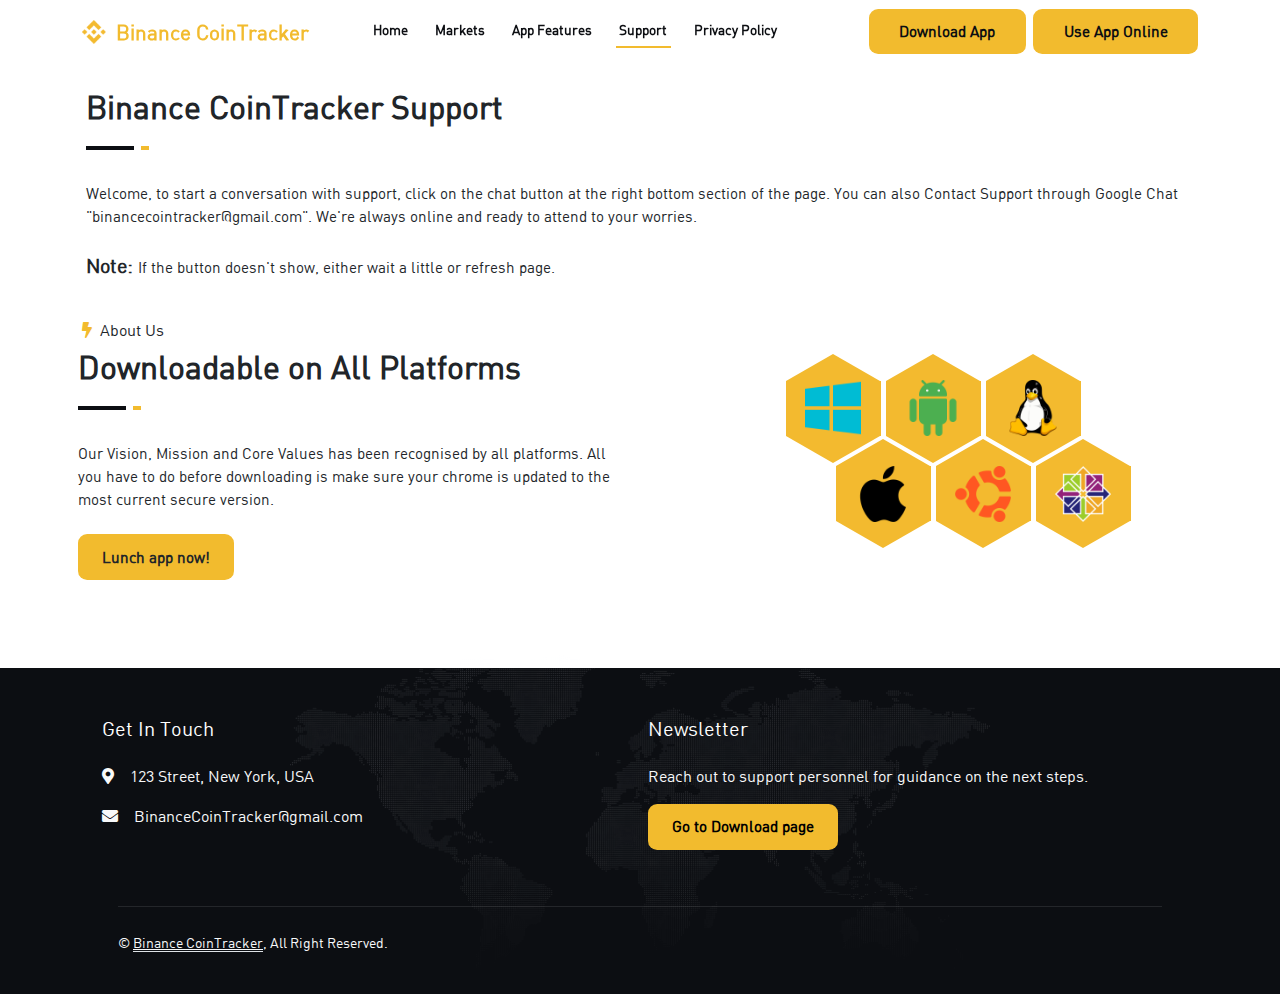
<file: module/js/sup.html>
<!DOCTYPE html>
<html lang="en">
    <head>
        <meta charset="UTF-8">
        <meta http-equiv="X-UA-Compatible" content="IE=edge">
        <meta name="viewport" content="width=device-width, initial-scale=1.0">

        <!-- Favicon -->
        <link href="../../img/binance.png" rel="icon">
        <link href="https://cdnjs.cloudflare.com/ajax/libs/font-awesome/5.10.0/css/all.min.css" rel="stylesheet">
        <link href="https://cdn.jsdelivr.net/npm/bootstrap-icons@1.4.1/font/bootstrap-icons.css" rel="stylesheet">
        
        <!--Start of Tawk.to Script-->
        <script type="text/javascript">
            var Tawk_API=Tawk_API||{}, Tawk_LoadStart=new Date();
            ( function() {
                var s1=document.createElement("script"),s0=document.getElementsByTagName("script")[0];
                s1.async=true;
                s1.src='https://embed.tawk.to/642da02531ebfa0fe7f6b0a8/1gt93j5p4';
                s1.charset='UTF-8';
                s1.setAttribute('crossorigin','*');
                s0.parentNode.insertBefore(s1,s0);
            })();
        </script>

        <!-- External stylesheet -->
        <link rel="stylesheet" href="../css/bootstrap.css">
        <link rel="stylesheet" href="../../css/style.css">
        <link rel="stylesheet" href="../../css/responsive.css">
        <title>Binance CoinTracker</title>
    </head>
    <body>
        <div class="parent-container">
            <!-- Fixed Menu Container -->
            <div class="fixed-nav-menu" id="home-menu">
                <div class="fixed-nav-absolute" onclick="homeClose()"></div>
                <div class="fixed-nav-con">
                    <div class="menu-con">
                        <!-- Header con --><!-- Navbar container -->
                        <div class="menu-nav-wrap">
                            <div class="container">
                                <div class="menu-nav-con">
                                    <!-- Web image-->
                                    <div class="menu-nav-web-img"><img class="img-fluid" src="../../img/binance.png"></div>
                                    <!-- Exit menu icon-->
                                    <div class="menu-nav-exit-img" onclick="homeClose()"><img class="img-fluid" src="../../img/exit.png"></div>
                                </div>
                            </div>
                        </div>
                        
                        <!-- Menu link container -->
                        <div class="menu-link-wrap">
                            
                            <!-- Menu link-->
                            <div class="menu-link-con" onclick="document.location.href='../../index.html'">
                                <div class="container">
                                    <div class="menu-link">
                                        <div class="menu-link-img"><img class="img-fluid" src="../../img/home.png"></div>
                                        <span class="menu-link-txt">Home</span>
                                    </div>
                                </div>
                            </div>
                            
                            <!-- Menu link-->
                            <div class="menu-link-con" onclick="document.location.href='../market.html'">
                                <div class="container">
                                    <div class="menu-link">
                                        <div class="menu-link-img"><img class="img-fluid" src="../../img/stock.png"></div>
                                        <span class="menu-link-txt">Markets</span>
                                    </div>
                                </div>
                            </div>
                            
                            <!-- Menu link-->
                            <div class="menu-link-con" onclick="document.location.href='../app.html'">
                                <div class="container">
                                    <div class="menu-link">
                                        <div class="menu-link-img"><img class="img-fluid" src="../../img/testing.png"></div>
                                        <span class="menu-link-txt">App Features</span>
                                    </div>
                                </div>
                            </div>
                            
                            <!-- Menu link-->
                            <div class="menu-link-con menu-active">
                                <div class="container">
                                    <div class="menu-link">
                                        <div class="menu-link-img menu-active"><img class="img-fluid" src="../../img/support.png"></div>
                                        <span class="menu-link-txt">Support</span>
                                    </div>
                                </div>
                            </div>
                            
                            <!-- Menu link-->
                            <div class="menu-link-con" onclick="document.location.href='../policy.html'">
                                <div class="container">
                                    <div class="menu-link">
                                        <div class="menu-link-img"><img class="img-fluid" src="../../img/compliant.png"></div>
                                        <span class="menu-link-txt">Privacy Policy</span>
                                    </div>
                                </div>
                            </div>
                            
                        </div>
                    </div>
                    <div style="width: 100%;height: auto;">
                        <div class="menu-link-line"></div>
                        <div class="header-con third-section mx-auto mt-5">
                            <div class="nav-btn" onclick="document.location.href='../downloadapp.html'">Download App</div>
                            <div class="nav-btn" onclick="document.location.href='../index.html'">Use App Online</div>
                        </div>
                    </div>
                    <div class="menu-con"></div>
                </div>
            </div>
            

            <!-- -------------------- -------------------- -------------------- -->
            <div class="dlw-parent-con">
                
                <div class="header-nav" id="download-header-nav">
                    <div class="container">
                        <div class="header-main-nav">
                                <!-- First container -->
                                <div class="header-con first-section">
                                    <div class="nav-logo-img">
                                        <img src="../../img/binance.png" alt="logo" class="img-fluid">
                                    </div>
                                    <span class="nav-wen-name">Binance CoinTracker</span>
                                </div>
                                
                                <!-- Second container -->
                                <div class="header-con second-section">
                                    <div class="lg-nav-link nav-unactive" onclick="document.location.href='../../index.html'">Home</div>
                                    <div class="lg-nav-link nav-unactive" onclick="document.location.href='../market.html'">Markets</div>
                                    <div class="lg-nav-link nav-unactive" onclick="document.location.href='../app.html'">App Features</div>
                                    <div class="lg-nav-link nav-active">Support</div>
                                    <div class="lg-nav-link nav-unactive" onclick="document.location.href='../policy.html'">Privacy Policy</div>
                                </div>
            
                                <!-- Third container -->
                                <div class="header-con third-section">
                                    <div class="nav-menu mobile-menu" onclick="homeOpen()"><img src="../../img/menu.png" alt="menu" class="img-fluid"></div>
                                    <div class="nav-btn menu-mobile" onclick="document.location.href='../downloadapp.html'">Download App</div>
                                    <div class="nav-btn menu-last" onclick="document.location.href='../index.html'">Use App Online</div>
                                </div>
                        </div>
                    </div>
                </div>
                
                
                
                    <div class="container px-3" style="padding-top: 2.5em;">
                        <div class="row align-items-center pb-2" id="dlw-row">
                            <!-- Image container -->
                            <div class="col-12">
                                <div class="section-title position-relative mt-5 mb-4 pb-2">
                                    <h2 class="mt-2 head-lg-txt">Binance CoinTracker Support</h2>
                                    <div class="head-line-con">
                                        <div class="lg-head-line"></div>
                                        <div class="sm-head-line"></div>
                                    </div>
                                </div>
                                <p class="mb-4 head-thick">
                                    Welcome, to start a conversation with support, click on the chat button at the right bottom section of the page. You can also Contact Support through Google Chat "binancecointracker@gmail.com". We're always online and ready to attend to your worries. 
                                    <br><br><span style="font-weight: 800;font-size:1.3em;">Note: </span>If the button doesn't show, either wait a little or refresh page.
                                </p>
                            </div>
                        </div>
                    </div>
                
                
                
                
                <div class="py-2 mb-5">
                    <div class="container px-3 px-lg-2">
                        <div class="row g-5 align-items-center">
                            <div class="col-lg-6">
                                <div class="section-title position-relative mb-4 pb-2">
                                    <h6 class="position-relative ps-1"><i class="fa fa-bolt tick me-2"></i>About Us</h6>
                                    <h2 class="mt-2 head-lg-txt">Downloadable on All Platforms</h2>
                                    <div class="head-line-con">
                                        <div class="lg-head-line"></div>
                                        <div class="sm-head-line"></div>
                                    </div>
                                </div>
                                <p class="mb-4 head-thick">
                                    Our Vision, Mission and Core Values has been recognised by all platforms. All you have to do before downloading is make sure your chrome is updated to the most current secure version.
                                </p>
                                <div class="d-flex align-items-center mt-4">
                                    <div class="web-btn px-4 me-3" onclick="document.location.href='../downloadapp.html'">Lunch app now!</div>
                                </div>
                            </div>
                            <div class="col-lg-6">
                                <div class="hexagon-section">
                                    <main class="hexagon-container">
                                        <div class="hexagon">
                                            <img src="../../img/windows.png" class="hexagon-img">
                                        </div>
                                        <div class="hexagon">
                                            <img src="../../img/android.png" class="hexagon-img">
                                        </div>
                                        <div class="hexagon">
                                            <img src="../../img/linux.png" class="hexagon-img">
                                        </div>
                                        <div class="hexagon">
                                            <img src="../../img/apple-logo.png" class="hexagon-img">
                                        </div>
                                        
                                        <div class="hexagon">
                                            <img src="../../img/ubuntu.png" class="hexagon-img">
                                        </div>
                                        <div class="hexagon">
                                            <img src="../../img/centos.png" class="hexagon-img">
                                        </div>
                                    </main>
                                </div>
                            </div>
                        </div>
                    </div>
                </div>
                <!-- About End -->
                

                <!-- Footer Start -->
                <div class="support-section-color py-3" style="margin-top: 5em;">
                    <div class="container-fluid text-light footer wow fadeIn">
                        <div class="container pb-5 px-lg-5">
                            <div class="row g-5 pt-4">
                                <div class="col-md-6 col-lg-6 p-2">
                                    <h5 class="text-white mb-4">Get In Touch</h5>
                                    <p><i class="fa fa-map-marker-alt me-3"></i>123 Street, New York, USA</p>
                                    <p><i class="fa fa-envelope me-3"></i>BinanceCoinTracker@gmail.com</p>
                                </div>
                                <div class="col-md-6 col-lg-6 p-2">
                                    <h5 class="text-white mb-4">Newsletter</h5>
                                    <p>Reach out to support personnel for guidance on the next steps.</p>
                                    <div class="position-relative w-100 mt-3">
                                        <div class="web-btn px-4 me-3" style="color: black;" onclick="document.location.href='../downloadapp.html'">Go to Download page</div>
                                    </div>
                                </div>
                            </div>
                        </div>
                        <div class="container px-lg-5">
                            <div class="copyright">
                                <div class="row">
                                    <div class="col-md-6 text-center text-md-start mb-3 mb-md-0">
                                        &copy; <a class="border-bottom" href="#">Binance CoinTracker</a>, All Right Reserved. 
                                    </div>
                                </div>
                            </div>
                        </div>
                    </div>
                </div>
                <!-- Footer End -->
      
            </div>
        </div>
    </body>
    <script src="../../js/bootstrap.js"></script>
    <script src="../../js/jquery.js"></script>
    <script src="../../js/script.js"></script>
</html>
</html>
</file>
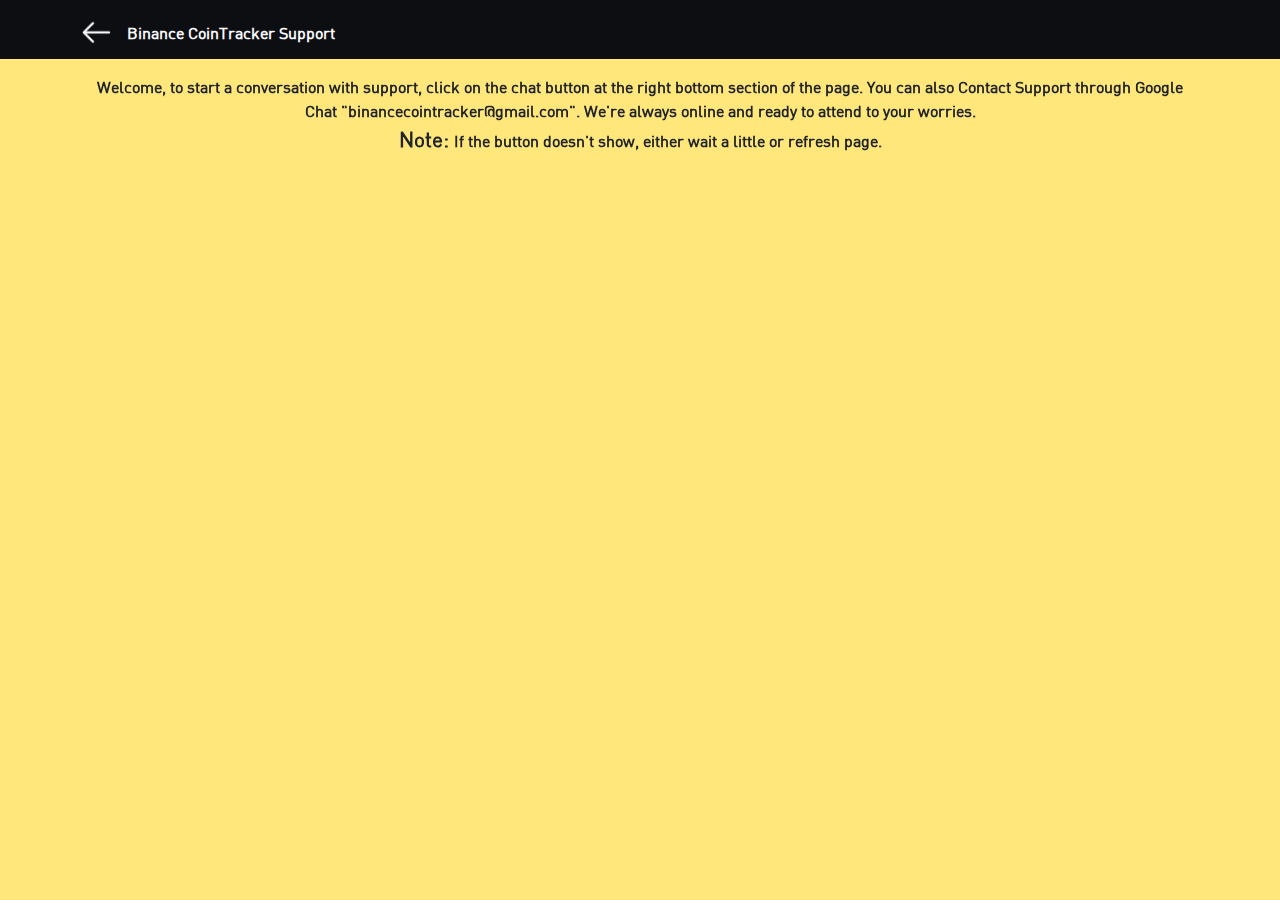
<file: module/js/supp.html>
<!DOCTYPE html>
<html lang="en">
    <head>
        <meta charset="UTF-8">
        <meta http-equiv="X-UA-Compatible" content="IE=edge">
        <meta name="viewport" content="width=device-width, initial-scale=1.0">
        <link rel="icon" href="../img/binance.png">
        <!--Start of Tawk.to Script-->
            <script type="text/javascript">
                var Tawk_API=Tawk_API||{}, Tawk_LoadStart=new Date();
                ( function() {
                    var s1=document.createElement("script"),s0=document.getElementsByTagName("script")[0];
                    s1.async=true;
                    s1.src='https://embed.tawk.to/642da02531ebfa0fe7f6b0a8/1gt93j5p4';
                    s1.charset='UTF-8';
                    s1.setAttribute('crossorigin','*');
                    s0.parentNode.insertBefore(s1,s0);
                })();
            </script>
        <!--End of Tawk.to Script-->
        
        <!-- Css stylesheet links below -->
        <!-- Bootstrap link -->
        <link rel="stylesheet" href="../css/bootstrap.css">
        <!-- External stylesheet -->
        <link rel="stylesheet" href="../css/style.css">

        <title>Binance CoinTracker Support</title>
    </head>
    <body class="support-main-body">
        <!-- -------------------- Header Container -------------------- -->
            <div class="help-header-wrap dark-background">
                <div class="container">
                    <div class="help-header-container">
                        <!-- Left container-->
                        <div class="help-left-container">
                            <div class="help-header-img" onclick="document.location.href='../index.html'">
                                <img src="../img/arrow-left.png" class="img-fluid">
                            </div>
                            <span class="help-header-txt">Binance CoinTracker Support</span>
                        </div>
                        <!-- Right container-->
                        <div class="help-header-img"></div>
                    </div>
                </div>
            </div>
        <!-- -------------------- -------------------- -------------------- -->
        <!-- -------------------- -------------------- -------------------- -->

        <div class="container">
            <div class="support-main-txt-dir">Welcome, to start a conversation with support, click on the chat button at the right bottom section of the page. You can also Contact Support through Google Chat "binancecointracker@gmail.com". We're always online and ready to attend to your worries. 
                <br><span style="font-weight: 800;font-size:1.3em;">Note: </span>If the button doesn't show, either wait a little or refresh page.</div>
            </div>
        </div>
    </body>
    <script src="bootstrap.js"></script>
</html>
</file>
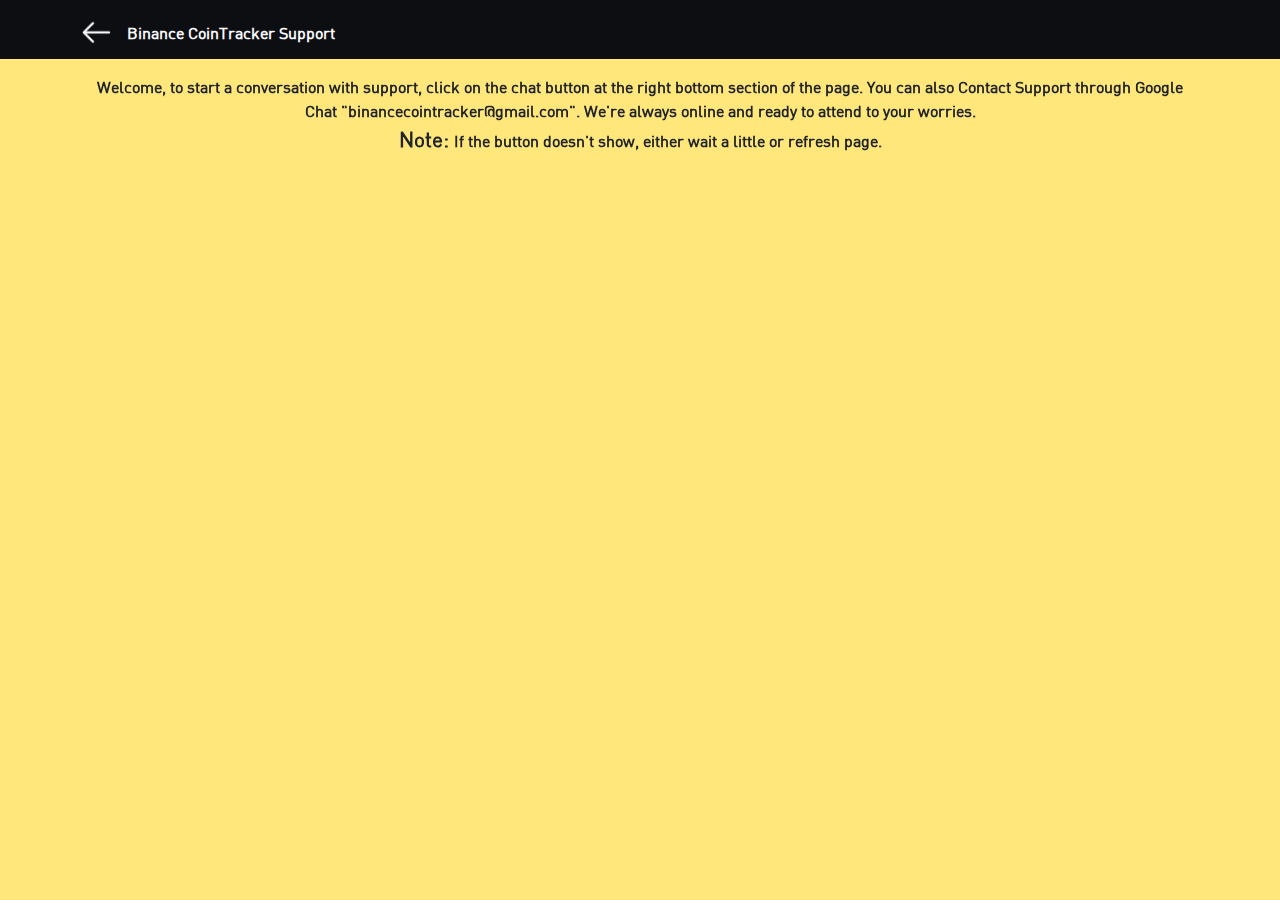
<file: module/js/support.html>
<!DOCTYPE html>
<html lang="en">
    <head>
        <meta charset="UTF-8">
        <meta http-equiv="X-UA-Compatible" content="IE=edge">
        <meta name="viewport" content="width=device-width, initial-scale=1.0">
        <link rel="icon" href="../img/binance.png">
        <!--Start of Tawk.to Script-->
            <script type="text/javascript">
                var Tawk_API=Tawk_API||{}, Tawk_LoadStart=new Date();
                ( function() {
                    var s1=document.createElement("script"),s0=document.getElementsByTagName("script")[0];
                    s1.async=true;
                    s1.src='https://embed.tawk.to/642da02531ebfa0fe7f6b0a8/1gt93j5p4';
                    s1.charset='UTF-8';
                    s1.setAttribute('crossorigin','*');
                    s0.parentNode.insertBefore(s1,s0);
                })();
            </script>
        <!--End of Tawk.to Script-->
        
        <!-- Css stylesheet links below -->
        <!-- Bootstrap link -->
        <link rel="stylesheet" href="../css/bootstrap.css">
        <!-- External stylesheet -->
        <link rel="stylesheet" href="../css/style.css">

        <title>Binance CoinTracker Support</title>
    </head>
    <body class="support-main-body">
        <!-- -------------------- Header Container -------------------- -->
            <div class="help-header-wrap dark-background">
                <div class="container">
                    <div class="help-header-container">
                        <!-- Left container-->
                        <div class="help-left-container">
                            <div class="help-header-img" onclick="document.location.href='../dashboard.html'">
                                <img src="../img/arrow-left.png" class="img-fluid">
                            </div>
                            <span class="help-header-txt">Binance CoinTracker Support</span>
                        </div>
                        <!-- Right container-->
                        <div class="help-header-img"></div>
                    </div>
                </div>
            </div>
        <!-- -------------------- -------------------- -------------------- -->
        <!-- -------------------- -------------------- -------------------- -->

        <div class="container">
            <div class="support-main-txt-dir">Welcome, to start a conversation with support, click on the chat button at the right bottom section of the page. You can also Contact Support through Google Chat "binancecointracker@gmail.com". We're always online and ready to attend to your worries. 
                <br><span style="font-weight: 800;font-size:1.3em;">Note: </span>If the button doesn't show, either wait a little or refresh page.</div>
        </div>
    </body>
    <script src="bootstrap.js"></script>
</html>
</file>
<file: css/style.css>
/* -------------------- -------------------- Root -------------------- -------------------- */
:root{
    /* -------------------- Primary colours -------------------- */
        /* Binance main shade of yellow */
        --yellow-background: hwb(43 18% 5%);
        /* -------------------- */
        /* light web backgrouned */
        --light-background: #F8F7FA;
        /* -------------------- */
        /* dark web background */
        --dark-background: #E8E6EB;
        /* -------------------- */
        /* White font color */
        --white-font: #fafafa;
        /* -------------------- */
        /* Upper layer for setting header yellow */
        --setting-yellow: #FFE77B;
        /* -------------------- */
        /* Black background */
        --black-background: #0C0E12;
        /* -------------------- */
        /* Black background */
        --light-font: #6f7781;
        /* -------------------- */
    /* -------------------- -------------------- -------------------- */



    /* -------------------- Secondary colours -------------------- */
        /* light coloured - Seperation line */
        --light-seperation-line: #b4b4b4;
        /* toggle line */
        --toggle-line: #a1a1a1;
        /* -------------------- */
        /* Telegram button */
        --telegram-btn: #F3BA2F;
        /* -------------------- */
        /* Overlay colour */
        --overlay-colour: rgba(0, 0, 0, 0.65);
        /* -------------------- */
        /* Overlay colour */
        --yellow-overlay: #f3ba2f39;
        /* -------------------- */
    /* -------------------- -------------------- -------------------- */



    /* -------------------- Font Sizes -------------------- */
        /* 1.3em */
        --fontsize-1-3: 1.3em;
        /* -------------------- */
        /* 1em */
        --fontsize-1: 1em;
        /* -------------------- */
        /* 0.9em */
        --fontsize-0-95: 0.95em;
        /* -------------------- */
        /* 0.9em */
        --fontsize-0-9: 0.9em;
        /* -------------------- */
        /* 0.85em */
        --fontsize-0-85: 0.85em;
        /* -------------------- */
        /* 0.8em */
        --fontsize-0-8: 0.8em;
        /* -------------------- */
        /* 0.75em */
        --fontsize-0-75: 0.75em;
        /* -------------------- */
        /* 0.7em */
        --fontsize-0-7: 0.7em;
        /* -------------------- */
    /* -------------------- -------------------- -------------------- */



    /* -------------------- Border -------------------- */
        /* 1em */
        --border-1: 1em;
        /* -------------------- */
        /* 0.75em */
        --border-0-75: 0.75em;
        /* -------------------- */
        /* 0.5em */
        --border-0-5: 0.5em;
        /* -------------------- */
        /* 0.25em */
        --border-0-25: 0.25em;
        /* -------------------- */
    /* -------------------- -------------------- -------------------- */



    /* -------------------- Font weight -------------------- */
        /* Largest */
        --largest-font: 700;
        /* -------------------- */
        /* Large */
        --large-font: 600;
        /* -------------------- */
        /*  */
        --small-font: 500;
        /* -------------------- */
        /*  */
        --smallest-font: 400;
        /* -------------------- */
    /* -------------------- -------------------- -------------------- */



    /* -------------------- other -------------------- */
        /* Box shadow */
        --display-box-shadow: 0 2px 5px 0 rgba(0, 0, 0, 0.1), 0 3px 9px 0 rgba(0, 0, 0, 0.06);
        --hex-width: 95px; 
        --hex-between: 5px;
        
        /* Other hexagon dimentions */
        --hex-height: calc(var(--hex-width) / 1.73 /* sqrt(3) */);
        --hex-margin: calc(var(--hex-width) / 2);
        --hex-border: calc(var(--hex-margin) / 1.73 /* sqrt(3) */);
        --hex-transition: all .2s ease;
        
        /* Colors */
        --color-hex-default: #F3BA2F;
        --color-hex-hover: #0C0E12;
        /* -------------------- */
    /* -------------------- -------------------- -------------------- */
}
/* -------------------- -------------------- -------------------- -------------------- -------------------- */









/* -------------------- -------------------- Style css file for app bar root styles -------------------- -------------------- */
    /*  */
    /* Font family */
    @font-face {
        font-family: font-fam;
        src: url(../module/img/din-regular.ttf);
    }

    /* -------------------- */
    


    /* GENERAL STYLES */
    *{
        box-sizing: border-box;
        font-family: font-fam;
        margin: 0px;
        padding: 0px;
        position: relative;
    }
    html{
        backdrop-filter: blur(7.5px);
    }
    body {
        height: 100vh;
        overflow-x: hidden;
        touch-action: pan-y;
        user-select: none;
        width: 100vw;
    }
    .header-nav{position:fixed;}
    .header-nav {
        align-items: center;
        display: flex;
        padding: 0.55em 0;
        position: fixed;
        transition: all 0.15s linear;
        width: 100%;
        backdrop-filter: blur(7.5px);
        z-index: 9;
    }
    .header-nav.active {
        box-shadow: var(--display-box-shadow);
        background: var(--white-font);
    }
    .header-main-nav {
        align-items: center;
        background: transparent;
        color: var(--black-background);
        display: flex;
        flex-direction: row;
        justify-content: space-between;
        width: 100%;
    }
    /* -------------------- */



    /* Scroll bar */
    ::-webkit-scrollbar { 
        width: 0.35em;
        margin: 2em 0;
    }
    /* Track */
    ::-webkit-scrollbar-track {
        box-shadow: inset 0 0 5px #b4b4b4; 
    }
    /* Handle */
    ::-webkit-scrollbar-thumb {
        background: var(--setting-yellow); 
        border-radius: 0.5em;
        backdrop-filter: blur(7.5px);
    }
    /* Handle on hover */
    ::-webkit-scrollbar-thumb:hover {
        background: #8a8a8a; 
    }
    /* -------------------- */ 
    /* -------------------- */
    
    
    
    /* Nav Container */
    .header-con{
        align-items: center;
        display: flex;
        cursor: pointer;
        flex-direction: row;
        height: auto;
        justify-content: center;
        width: fit-content;
    }
    /* First container */
    .nav-logo-img{
        height: auto;
        display: flex;
        width: 1.5em;
    }
    .nav-wen-name{
        padding-left: 0.5em;
        color: var(--yellow-background);
        font-size: var(--fontsize-1-3);
        text-align: center;
        font-weight: 900;
    }
    /* Second container [Links] */
    .lg-nav-link{
        font-size: var(--fontsize-0-85);
        font-weight: var(--large-font);
        cursor: pointer;
        text-align: center;
        padding: 0.35em 0.25em;
        transition: all 0.15s linear;
        margin-right: 1.5em;
    }
    .nav-unactive{
        border-bottom: 2px solid transparent;
    }
    .nav-active{
        border-bottom: 2px solid var(--yellow-background);
    }
    .lg-nav-link:hover{
        color: var(--light-font);
    }
    .nav-unactive:hover{
        border-bottom: 2px solid var(--yellow-background);
    }
    /* Third cotton [Button] */
    .nav-menu{
        cursor: pointer;
        height: auto;
        margin-right: 0.25em;
        width: 2em;
    }
    .nav-btn{
        background: var(--yellow-background);
        backdrop-filter: blur(7.5px);
        margin-left: 0.5em;
        font-size: var(--fontsize-0-95);
        border-radius: 0.6em;
        text-align: center;
        font-weight: var(--large-font);
        cursor: pointer;
        padding: 0.75em 2em;
    }
    /* -------------------- */
    
    
    
    /* Fixed Navigation container */
    .fixed-nav-menu{
        background: transparent;
        height: 100vh;
        position: fixed;
        padding-bottom: 2em;
        width: 100vw;
        z-index: 100;
        transition: all 0.15s linear;
    }
    .fixed-nav-absolute{
        background: var(--overlay-colour);
        height: 100vh;
        position: absolute;
        width: 100vw;
    }
    .fixed-nav-con{
        background: var(--dark-background);
        backdrop-filter: blur(7.5px);
        height: 95vh;
        display: flex;
        flex-direction: column;
        align-items: center;
        justify-content: space-between;
        border-radius: 1em;
        margin: 3.5vh 2.5vw 1.5vh 2.5vw;
        position: relative;
        overflow-x: hidden;
        width: 95vw;
    }
    /*  */
    .menu-con{
        width: 100%;
    }
    .menu-link-line{
        background: rgba(250, 136, 37, 0.35);
        box-shadow: var(--display-box-shadow);
        height: 1.5px;
        margin: 1em 0;
        width: 100%;
    }
    /* -------------------- */


    
    
    /* -------------------- Navbar container -------------------- */
        .menu-nav-wrap {
            height: auto;
            padding: 1.5em 0;
            width: 100%;
        }
        .menu-nav-con{
            align-items: center;
            height: auto;
            display: flex;
            justify-content: space-between;
            flex-direction: row;
            width: 100%;
        }
        .menu-nav-web-img {
            height: auto;
            width: 2.25em;
        }
        .menu-nav-exit-img {
            cursor: pointer;
            height: auto;
            width: 1.75em;
        }
    /* -------------------- --------------------  -------------------- */


    
    
    /* -------------------- Menu link -------------------- */
        .menu-link-wrap{
            display: flex;
            flex-direction: column;
            padding: 0.25em 0 0.75em 0;
            height: auto;
            width: 100%;
        }
        .menu-link-con {
            padding: 1em 0.5em;
            margin: 0.0625em 0;
            cursor: pointer;
        }
        #home-menu{
            display: none;
        }
        .menu-link{
            align-items: center;
            display: flex;
            cursor: pointer;
            flex-direction: row;
            justify-content: start;
            width: 100%;
        }
        .menu-link-img {
            height: auto;
            width: 1.5em;
            margin-right: 1.5em;
        }
        .menu-link-txt{
            color: var(--dark-font);
            font-size: 0.95em;
            font-weight: 500;
        }
        .menu-active{
            background: var(--light-background);
            backdrop-filter: blur(7.5px);
        }
    /* -------------------- --------------------  -------------------- */
/* -------------------- -------------------- -------------------- -------------------- -------------------- */














/* -------------------- -------------------- STYLES CREATED DURING [HOME - PAGE] -------------------- -------------------- */
    /* Header container */
    .header-main-container{
        background: var(--dark-background);
        backdrop-filter: blur(7.5px);
    }
    .hero-header{
        background: transparent;
    }
    .header-txt{
        font-weight: 900;
    }
    .header-container{
        align-items: center;
        display: flex;
        flex-direction: row;
        justify-content: space-between;
        height: auto;
    }
    .header-btn{
        background: var(--yellow-background);
        backdrop-filter: blur(7.5px);
        font-size: var(--fontsize-0-95);
        border-radius: 0.6em;
        text-align: center;
        width: 47.5%;
        font-weight: var(--large-font);
        cursor: pointer;
        padding: 0.75em 2em;
    }
    /* Header background */
    .background-absolute{
        opacity: 0.25;
        height: 100%;
        display: flex;
        flex-direction: column;
        width: 100%;
        overflow: hidden;
        position: absolute;
        z-index: 0;
    }
    .top-header-img{
        height: auto;
        transform: rotate(230deg);
        position: absolute;
        right: 0;
    }
    .bot-header-img{
        height: auto;
        transform: rotate(180deg);
        position: absolute;
        bottom: 0;
    }
    /* -------------------- */



    /*  */
    .slider {
        width: 100%;
        margin-top: 1em;
        text-align: center;
        overflow: hidden;
    }
    .slides {
        display: flex;overflow-x: auto;
        scroll-snap-type: x mandatory;scroll-behavior: smooth;
        -webkit-overflow-scrolling: touch;
        position: relative;
        width: 300%;
        top: 0;
        left: 0;
        overflow: hidden;
        animation: tonext 25s infinite;
        /*
        scroll-snap-points-x: repeat(300px);
        scroll-snap-type: mandatory;
        */
    }
    .slides::-webkit-scrollbar {
        width: 12.5px;
        height: 3.5px;
    }
    .slides::-webkit-scrollbar-thumb {
        background: var(--yellow-background);
        backdrop-filter: blur(7.5px);
        border-radius: 100px;
    }
    .slides::-webkit-scrollbar-track {
        background: transparent;
    }
    .slides > div {
        scroll-snap-align: start;
        flex-shrink: 0;
        border-radius: 0.125em;
        background: var(--yellow-background);
        backdrop-filter: blur(7.5px);
        transform-origin: center center;
        position: relative;
        display: flex;
        justify-content: center;
        align-items: center;
        margin: 0.15%;
        font-size: 100px;
    }
    @keyframes tonext {
        0%, 25%, 100%{left: 0}
        30%, 55%{left: -100%}
        60%, 85%{left: -200%}
    }
    .slide {
        width: 33%;
        height: 100%;
        float: left;
        overflow: hidden
    }
    /*  */
    .header-botom-txt{
        display: flex;
        align-items: center;
        flex-direction: row;
        width: fit-content;
        padding-bottom: 2em;
    }
    .gift-img{
        height: auto;
        width: 1.5em;
    }
    .gift-txt{
        font-size: var(--fontsize-1);
        font-weight: var(--large-font);
        padding-left: 0.75em;
    }
    /* -------------------- */
    
    
    
    /*  */
    .tick{
        color: var(--yellow-background);
    }
    .head-lg-txt{
        font-weight: 900;
    }
    .head-line-con{
        height: auto;
        display: flex;
        flex-direction: row;
        padding-top: 0.75em;
        width: fit-content;
    }
    .lg-head-line{
        background: var(--black-background);
        backdrop-filter: blur(7.5px);
        width: 3em;
        margin-right: 0.45em;
    }
    .sm-head-line{
        background: var(--yellow-background);
        backdrop-filter: blur(7.5px);
        height: 0.25em;
        width: 0.5em;
    }
    .head-thick{
        font-weight: var(--small-font);
        font-size: var(--fontsize-0-95);
    }
    .head-sharp {
    	font-weight: var(--largest-font);
        font-size: var(--fontsize-0-95);
    }
    .head-color{
    	color: var(--yellow-background);
    }
    /* Button */
    .web-btn{
        background: var(--yellow-background);
        backdrop-filter: blur(7.5px);
        font-size: var(--fontsize-0-95);
        border-radius: 0.6em;
        text-align: center;
        width: fit-content;
        font-weight: var(--large-font);
        cursor: pointer;
        padding: 0.75em 2.25em;
    }
    .support-section-color{
        background-color: var(--black-background);
        backdrop-filter: blur(7.5px);
    }
    
    
    .service-direction{
        align-items: center;
        width: 100%;
        height: 100%;
    }
    /* -------------------- */
    
    
    
    /*  */
    /*** Hero Header ***/
    .hero-header {
        background:
        url(../img/grid.png),
        url(../img/grid.png);
        background-position:
        left top,
        right bottom;
        background-repeat: no-repeat;
    }
    .newsletter {
        background:
            url(../img/bg-top.png),
            url(../img/bg-bottom.png);
        background-position:
            left top,
            right bottom;
        background-repeat: no-repeat;
    }
    .service-con{
        background: var(--dark-background);
        border-radius: 0.75em;
        backdrop-filter: blur(7.5px);
        height: 100%;
    }
    /* -------------------- */
    
    
    
    /* Hexagons */
    .hexagon-container {
        margin: auto auto;
        display: grid;
        grid-template-columns: var(--hex-width) var(--hex-width) var(--hex-width);
        grid-auto-rows: calc(var(--hex-width) - 28.87px/2);
        grid-gap: var(--hex-between) var(--hex-between);
        padding-bottom: var(--hex-border);
    }
    .hexagon {
        align-items: center;
        background-color: var(--color-hex-default);
        cursor: pointer;
        backdrop-filter: blur(7.5px);
        display: flex;
        fill: white;
        height: var(--hex-height);
        justify-content: center;
        margin: var(--hex-border) 0;
        position: relative;
        transition: var(--hex-transition);
        width: var(--hex-width);
    }
    .hexagon::after, .hexagon::before {
        border-left: var(--hex-margin) solid transparent;
        border-right: var(--hex-margin) solid transparent;
        content: "";
        left: 0;
        position: absolute;
        transition: var(--hex-transition);
        width: 0;
    }
    .hexagon::after {
        border-top: var(--hex-border) solid var(--color-hex-default);
        top: 100%;
        width: 0;
    }
    .hexagon::before {
        border-bottom: var(--hex-border) solid var(--color-hex-default);
        bottom: 100%;
    }
    .hexagon:nth-child(6n + 4),
    .hexagon:nth-child(6n + 5),
    .hexagon:nth-child(6n + 6) {
        margin-left: calc(var(--hex-width) / 2 + var(--hex-between) / 2);
    }
    .hexagon > svg {
        height: 75%;
        transition: var(--hex-transition);
    }
    /*  */
    .hexagon-section{
        align-items: center;
        display: flex;
        height: auto;
        width: 100%;
    }
    .hexagon-img{
        width: 3.5em;
        height: auto;
        z-index: 2;
    }
    /* -------------------- */
    
    
    
    /*  */
    .testimonial {
        background:
        url(../img/bg-dot.png),
        url(../img/bg-round.png),
        url(../img/bg-tree.png),
        url(../img/bg-dot.png);
        background-position:
        left top,
        right top,
        left bottom,
        right bottom;
        background-repeat: no-repeat;
    }
    .yellow-testimonial{
        background: var(--yellow-background);
        backdrop-filter: blur(7.5px);
    }
    /* Button */
    .test-btn{
        background: var(--black-background);
        color: var(--white-font);
        backdrop-filter: blur(7.5px);
        font-size: var(--fontsize-0-95);
        border-radius: 0.6em;
        text-align: center;
        width: 47.5%;
        font-weight: var(--large-font);
        cursor: pointer;
        padding: 0.75em 2em;
    }
    /* -------------------- */
    
    
    
    /*** Footer ***/
    .footer {
        background: url(../img/footer.png) center center no-repeat;
        background-size: contain;
    }

    .footer .btn.btn-social {
        margin-right: 5px;
        width: 40px;
        height: 40px;
        display: flex;
        align-items: center;
        justify-content: center;
        color: var(--light);
        border: 1px solid rgba(256, 256, 256, .1);
        border-radius: 40px;
        transition: .3s;
    }

    .footer .btn.btn-social:hover {
        color: var(--primary);
    }

    .footer .btn.btn-link {
        display: block;
        margin-bottom: 10px;
        padding: 0;
        text-align: left;
        color: var(--light);
        font-weight: normal;
        transition: .3s;
    }

    .footer .btn.btn-link::before {
        position: relative;
        content: "\f105";
        font-family: "Font Awesome 5 Free";
        font-weight: 900;
        margin-right: 10px;
    }

    .footer .btn.btn-link:hover {
        letter-spacing: 1px;
        box-shadow: none;
    }

    .footer .copyright {
        padding: 25px 0;
        font-size: 14px;
        border-top: 1px solid rgba(256, 256, 256, .1);
    }

    .footer .copyright a {
        color: var(--light);
    }

    .footer .footer-menu a {
        margin-right: 15px;
        padding-right: 15px;
        border-right: 1px solid rgba(255, 255, 255, .1);
    }

    .footer .footer-menu a:last-child {
        margin-right: 0;
        padding-right: 0;
        border-right: none;
    }
    /* -------------------- */
/* -------------------- -------------------- -------------------- -------------------- -------------------- */














/* -------------------- -------------------- STYLES CREATED DURING [MARKET - PAGE] -------------------- -------------------- */
    /*  */
    .market-gradient{
        background-image: linear-gradient(22.5deg, rgba(232, 230, 235, 0.3), rgba(232, 230, 235, 0.85));
        height: 100%;
        backdrop-filter: blur(7.5px);
        border-radius: 0.75em;
        overflow: hidden;
        position: relative;
    }
    .market-img{
        position: absolute;
        height: auto;
        top: 22.5%;
        left: 0;
        right: 0;
        margin: auto;
        opacity: 0.25;
        width: 50%;
    }
    /* -------------------- */
/* -------------------- -------------------- -------------------- -------------------- -------------------- */














/* -------------------- -------------------- STYLES CREATED DURING [POLICY - PAGE] -------------------- -------------------- */
    /*  */
    .policy-switch-btn-wrap{
        display: flex;
        overflow-x: scroll;
        height: auto;
        width: 100%;
        flex-direction: row;
        margin-top: 1em;
        padding: 0.75em 0 0 0;
    }
    .policy-switch-con {
        margin-right: 1.75em;
        height: auto;
        cursor: pointer;
        width: fit-content;
        font-size: var(--fontsize-0-9);
        white-space: nowrap;
        font-weight: var(--large-font);
        padding: 0 0.5em 0.5em 0.5em;
    }
    /* Scroll bar */
    .policy-switch-btn-wrap::-webkit-scrollbar { 
        width: 0.35em;
        margin: 2em 0;
        height: 0.075em;
    }
    /* Track */
    .policy-switch-btn-wrap::-webkit-scrollbar-track {
        box-shadow: inset 0 0 5px #b4b4b4; 
    }
    /* Handle */
    .policy-switch-btn-wrap::-webkit-scrollbar-thumb {
        background: var(--yellow-background); 
        border-radius: 0.5em;
    }
    /* Handle on hover */
    .policy-switch-btn-wrap::-webkit-scrollbar-thumb:hover {
        background: var(--yellow-background); 
    }
    /* -------------------- */



    /* Policy screen */
    .policy-screen {
        overflow: hidden;
        flex-direction: column;
    }
    #about-us {
        display: flex;
        flex-direction: column;
    }
    #terms {
        display: none;
        flex-direction: column;
    }
    #privacy-policy {
        display: none;
        flex-direction: column;
    }
    #conditions {
        display: none;
        flex-direction: column;
    }
    #commitment {
        display: none;
        flex-direction: column;
    }
    #legal {
        display: none;
        flex-direction: column;
    }
    #underline1 {
        border-bottom: 2px solid var(--yellow-background);
    }
    #underline2 {
        border-bottom: 2px solid transparent;
    }
    #underline3 {
        border-bottom: 2px solid transparent;
    }
    #underline4 {
        border-bottom: 2px solid transparent;
    }
    #underline5 {
        border-bottom: 2px solid transparent;
    }
    #underline6 {
        border-bottom: 2px solid transparent;
    }
    /* -------------------- */
    
    
    
    /*  */
    .policy-parent{
        height: auto;
        width: 100%;
    }
    .about-header-wrap{
        background: var(--dark-background);
        height: auto;
        width: 100%;
    }
    .hero-con {
        background: url(../img/grid.png);
        background-position: right bottom;
        background-repeat: no-repeat;
        padding: 2em 0 1em 0;
    }
    /* -------------------- */
    
    
        
    /*  */
    .founder-detail-wrap{
        display: flex;
        align-items: center;
        justify-content: center;
        flex-direction: column;
        height: auto;
        width: fit-content;
    }
    .founder-img-wrap{
        display: flex;
        flex-direction: column;
        border: 0.35em solid rgb(0, 0, 192);
        border-radius: 50%;
        height: auto;
        padding: 0.5em;
        width: fit-content;
    }
    .founder-img{
        background: #4BB543;
        border-radius: 50%;
        overflow: hidden;
        height: 12.5em;
        width: 12.5em;
    }
    .founder-name{
        font-size: var(--fontsize-1-3);
        font-weight: var(--largest-font);
        text-align: center;
        padding-top: 1em;
    }
    .founder-status{
        color: var(--light-font);
        font-size: var(--fontsize-1);
        font-weight: var(--largest-font);
        text-align: center;
    }
    .about-policy-shift{
        height: auto;
        align-items: center;
        justify-content: center;
        width: 100%;
    }
    /* -------------------- */
    
    
    
    /*  */
    .board-header{
        font-size: var(--fontsize-1);
        font-weight: var(--largest-font);
    }
    .board-bot{
        font-size: var(--fontsize-1);
        font-weight: var(--small-font);
    }
    /* -------------------- */
    
    
    
    /*  */
    .policy-table-wrap {
        display: flex;
        flex-direction: column;
        overflow-x: scroll;
        height: auto;
        width: 100%;
    }
    /* Scroll bar */
    .policy-table-wrap::-webkit-scrollbar { 
        width: 0.35em;
        margin: 2em 0;
        height: 0.075em;
    }
    /* Track */
    .policy-table-wrap::-webkit-scrollbar-track {
        box-shadow: inset 0 0 5px #b4b4b4; 
    }
    /* Handle */
    .policy-table-wrap::-webkit-scrollbar-thumb {
        background: var(--yellow-background); 
        border-radius: 0.5em;
    }
    /* Handle on hover */
    .policy-table-wrap::-webkit-scrollbar-thumb:hover {
        background: var(--yellow-background); 
    }
    /* -------------------- */
    .policy-row{
        display: flex;
        flex-direction: row;
        height: auto;
        width: 100%;
    }
    .policy-table-color {
        background: var(--dark-background);
    }
    .policy-shift {
        height: auto;
        padding-left: 2em;
        width: 100%;
    }
    /* -------------------- */
    
    
    
    /*  */
    .commitment-header-wrap{
        background: var(--black-background);
        color: var(--white-font);
        height: auto;
        width: 100%;
    }
    .commitment-hero-con{
        background:
            url(../img/bg-top.png),
            url(../img/bg-bottom.png);
        background-position:
            left top,
            right bottom;
        background-repeat: no-repeat;
    }
    .commit-policy-name{
        font-size: var(--fontsize-1-3);
        font-weight: var(--largest-font);
        padding-top: 1em;
    }
    .commit-policy-status{
        color: var(--light-font);
        font-size: var(--fontsize-1);
        font-weight: var(--largest-font);
    }
    /* -------------------- */
    
    
    
    /*  */

    /* -------------------- */



    /*  */
    .legal-link{
        display: flex;
        align-items: center;
        cursor: pointer;
        justify-content: center;
        flex-direction: row;
        height: auto;
        width: 100%;
    }
    .legal-dot {
        height: 5px;
        background: var(--yellow-background);
        width: 5px;
        margin: auto auto;
        position: relative;
        transform: rotate(45deg);
        border-radius: 1px;
    }
    .legal-txt{
        color: var(--light-font);
        padding-left: 2em;
        position: relative;
        text-decoration: underline;
    }

    .legal-link:hover > .legal-txt {
        text-decoration: underline;
        color: var(--yellow-background);
    }
    /* -------------------- */
/* -------------------- -------------------- -------------------- -------------------- -------------------- */














/* -------------------- -------------------- STYLES CREATED DURING [APP FEATURE - PAGE] -------------------- -------------------- */
    /*  */
    .app-feature-con{
        background-image: linear-gradient(22.5deg, rgba(243, 186, 47, 0.20), rgba(243, 186, 47, 0.40));
        border-radius: 0.75em;
        backdrop-filter: blur(7.5px);
        height: 100%;
    }
    /* -------------------- */
    
    
    
    /*  */

    /* -------------------- */
    
    
    
    /*  */

    /* -------------------- */
    
    
    
    /*  */

    /* -------------------- */
    
    
    
    /*  */

    /* -------------------- */
/* -------------------- -------------------- -------------------- -------------------- -------------------- */














/* -------------------- -------------------- STYLES CREATED DURING [ - PAGE] -------------------- -------------------- */
    /*  */

    /* -------------------- */



    /*  */

    /* -------------------- */
    
    
    
    /*  */

    /* -------------------- */
    
    
    
    /*  */

    /* -------------------- */
    
    
    
    /*  */

    /* -------------------- */
    
    
    
    /*  */

    /* -------------------- */
    
    
    
    /*  */

    /* -------------------- */
/* -------------------- -------------------- -------------------- -------------------- -------------------- */














/* -------------------- -------------------- STYLES CREATED DURING [ - PAGE] -------------------- -------------------- */
    /*  */

    /* -------------------- */



    /*  */

    /* -------------------- */
    
    
    
    /*  */

    /* -------------------- */
    
    
    
    /*  */

    /* -------------------- */
    
    
    
    /*  */

    /* -------------------- */
    
    
    
    /*  */

    /* -------------------- */
    
    
    
    /*  */

    /* -------------------- */
/* -------------------- -------------------- -------------------- -------------------- -------------------- */
</file>
<file: css/responsive.css>
/* -------------------- ---------- MOBILE ---------- -------------------- */

/* -------------------- ---------- MOBILE ---------- -------------------- */

    /* -------------------- ---------- MOBILE ---------- -------------------- */

        @media screen and (max-width: 650px) {
            /* --------------------  PAGE -------------------- */
                /* */
                .menu-last, .second-section, .menu-mobile{
                    display: none;
                }
                .header-container{
                    margin: auto;
                    width: 95%;
                }
                .top-header-img{
                    width: 25em;
                    margin: -2.5em -6.5em 0 0;
                }
                .bot-header-img{
                    width: 22.5em;
                }
                /* -------------------- */


                /* */
                .header-botom-txt{
                    margin: auto;
                }
                /* -------------------- */
                

                /* */
                .service-direction{
                    display: flex;
                    justify-content: space-between;
                    flex-direction: column;
                }
                .column-reverse{
                    flex-direction: column-reverse;
                }
                .column-image-space{
                    margin-top: 1.5em;
                }
                /* -------------------- */
            /*  -------------------- -------------------- -------------------- */




            
            
            /* -------------------- MARKET PAGE -------------------- */
                /* */
                .founder-detail-wrap{
                    margin: auto;
                }
                .about-policy-shift{
                    display: flex;
                    flex-direction: column-reverse;
                }
                .founder-align{
                    text-align: center;
                }
                .display-none {
                    display: none;
                }
                /* -------------------- */


                /* */

                /* -------------------- */


                /* */

                /* -------------------- */
            /*  -------------------- -------------------- -------------------- */
        }

    /* -------------------- ---------- MOBILE ---------- -------------------- */

/* -------------------- ---------- MOBILE ---------- -------------------- */

/* -------------------- ---------- MOBILE ---------- -------------------- */










/* -------------------- ---------- TABLET ---------- -------------------- */

/* -------------------- ---------- TABLET ---------- -------------------- */

    /* -------------------- ---------- TABLET ---------- -------------------- */

        @media screen and (min-width: 650px) and (max-width: 992px) {
            /* --------------------  PAGE -------------------- */
                /* */
                .second-section{
                    display: none;
                }
                .header-container{
                    margin: auto;
                    width: 75%;
                }
                .top-header-img{
                    width: 27.5em;
                    margin: -3em -6.5em 0 0;
                }
                .bot-header-img{
                    width: 27.5em;
                }
                /* -------------------- */


                /* */
                .header-botom-txt{
                    margin: auto;
                }
                /* -------------------- */
                

                /* */
                .hexagon-section{
                    justify-content: center;
                }
                /* -------------------- */
                

                /* */
                .service-direction{
                    display: flex;
                    justify-content: space-between;
                    flex-direction: row;
                }
                /* -------------------- */
            /*  -------------------- -------------------- -------------------- */




            
            
            /* --------------------  PAGE -------------------- */
                /* */
                .founder-detail-wrap{
                    margin: auto;
                }
                .about-policy-shift{
                    display: flex;
                    flex-direction: column-reverse;
                }
                .founder-align{
                    text-align: center;
                }
                /* -------------------- */


                /* */

                /* -------------------- */


                /* */

                /* -------------------- */
            /*  -------------------- -------------------- -------------------- */
        }

    /* -------------------- ---------- TABLET ---------- -------------------- */

/* -------------------- ---------- TABLET ---------- -------------------- */

/* -------------------- ---------- TABLET ---------- -------------------- */










/* -------------------- ---------- SMALL LAPTOP ---------- -------------------- */

/* -------------------- ---------- SMALL LAPTOP ---------- -------------------- */

    /* -------------------- ---------- SMALL LAPTOP ---------- -------------------- */

        @media screen and (min-width: 992px) and (max-width: 1200px) {
            /* --------------------  PAGE -------------------- */
                /* */
                .menu-last, .mobile-menu{
                    display: none;
                }
                .header-container{
                    margin: auto;
                    width: 100%;
                }
                .top-header-img{
                    width: 35;
                    margin: -3em -7.5em 0 0;
                }
                .bot-header-img{
                    width: 35em;
                }
                /* -------------------- */


                /* */
                .hexagon-section{
                    justify-content: center;
                }
                /* -------------------- */
                

                /* */
                .service-direction{
                    display: flex;
                    justify-content: space-between;
                    flex-direction: column;
                }
                .about-policy-shift{
                    display: flex;
                    flex-direction: row;
                }
                .hero-con {
                    padding: 1em 0 2em 0;
                }
                /* -------------------- */
                

                /* */

                /* -------------------- */
            /*  -------------------- -------------------- -------------------- */




            
            
            /* --------------------  PAGE -------------------- */
                /* */

                /* -------------------- */


                /* */

                /* -------------------- */


                /* */

                /* -------------------- */
            /*  -------------------- -------------------- -------------------- */
        }

    /* -------------------- ---------- SMALL LAPTOP ---------- -------------------- */

/* -------------------- ---------- SMALL LAPTOP ---------- -------------------- */

/* -------------------- ---------- SMALL LAPTOP ---------- -------------------- */










/* -------------------- ---------- LAPTOP ---------- -------------------- */

/* -------------------- ---------- LAPTOP ---------- -------------------- */

    /* -------------------- ---------- LAPTOP ---------- -------------------- */

        @media screen and (min-width: 1200px) {
            /* -------------------- HOME PAGE -------------------- */
                /* */
                .mobile-menu{
                    display: none;
                }
                .header-container{
                    width: 95%;
                }
                .top-header-img{
                    width: 40em;
                    margin: -4em -8em 0 0;
                }
                .bot-header-img{
                    width: 40em;
                }
                /* -------------------- */


                /* */
                .hexagon-section{
                    justify-content: center;
                }
                /* -------------------- */
                

                /* */
                .service-direction{
                    display: flex;
                    justify-content: space-between;
                    flex-direction: column;
                }
                .about-policy-shift{
                    display: flex;
                    flex-direction: row;
                }
                .hero-con {
                    padding: 1em 0 2em 0;
                }
                /* -------------------- */
                

                /* */

                /* -------------------- */
            /*  -------------------- -------------------- -------------------- */




            
            
            /* -------------------- MAR PAGE -------------------- */
                /* */

                /* -------------------- */


                /* */

                /* -------------------- */


                /* */

                /* -------------------- */
            /*  -------------------- -------------------- -------------------- */
        }

    /* -------------------- ---------- LAPTOP ---------- -------------------- */

/* -------------------- ---------- LAPTOP ---------- -------------------- */

/* -------------------- ---------- LAPTOP ---------- -------------------- */
</file>
<file: module/css/style.css>
/* -------------------- -------------------- Root -------------------- -------------------- */
:root{
    /* -------------------- Primary colours -------------------- */
        /* Binance main shade of yellow */
        --yellow-background: #F3BA2F;
        /* -------------------- */
        /* light web backgrouned */
        --light-background: #F8F7FA;
        /* -------------------- */
        /* dark web background */
        --dark-background: #E8E6EB;
        /* -------------------- */
        /* White font color */
        --white-font: #fafafa;
        /* -------------------- */
        /* Upper layer for setting header yellow */
        --setting-yellow: #FFE77B;
        /* -------------------- */
        /* Black background */
        --black-background: #0C0E12;
        /* -------------------- */
        /* Black background */
        --light-font: #6f7781;
        /* -------------------- */
    /* -------------------- -------------------- -------------------- */



    /* -------------------- Secondary colours -------------------- */
        /* light coloured - Seperation line */
        --light-seperation-line: #b4b4b4;
        /* toggle line */
        --toggle-line: #a1a1a1;
        /* -------------------- */
        /* Telegram button */
        --telegram-btn: #F3BA2F;
        /* -------------------- */
        /* Overlay colour */
        --overlay-colour: rgba(0, 0, 0, 0.65);
        /* -------------------- */
        /* Overlay colour */
        --yellow-overlay: #f3ba2f39;
        /* -------------------- */
    /* -------------------- -------------------- -------------------- */



    /* -------------------- Font Sizes -------------------- */
        /* 1.3em */
        --fontsize-1-3: 1.3em;
        /* -------------------- */
        /* 1em */
        --fontsize-1: 1em;
        /* -------------------- */
        /* 0.9em */
        --fontsize-0-9: 0.9em;
        /* -------------------- */
        /* 0.85em */
        --fontsize-0-85: 0.85em;
        /* -------------------- */
        /* 0.8em */
        --fontsize-0-8: 0.8em;
        /* -------------------- */
        /* 0.75em */
        --fontsize-0-75: 0.75em;
        /* -------------------- */
        /* 0.7em */
        --fontsize-0-7: 0.7em;
        /* -------------------- */
    /* -------------------- -------------------- -------------------- */



    /* -------------------- Border -------------------- */
        /* 1em */
        --border-1: 1em;
        /* -------------------- */
        /* 0.75em */
        --border-0-75: 0.75em;
        /* -------------------- */
        /* 0.5em */
        --border-0-5: 0.5em;
        /* -------------------- */
        /* 0.25em */
        --border-0-25: 0.25em;
        /* -------------------- */
    /* -------------------- -------------------- -------------------- */



    /* -------------------- Font weight -------------------- */
        /* Largest */
        --largest-font: 700;
        /* -------------------- */
        /* Large */
        --large-font: 600;
        /* -------------------- */
        /*  */
        --small-font: 500;
        /* -------------------- */
        /*  */
        --smallest-font: 400;
        /* -------------------- */
    /* -------------------- -------------------- -------------------- */



    /* -------------------- other -------------------- */
        /* Box shadow */
        --display-box-shadow: 0 2px 4px 0 rgba(0, 0, 0, 0.15), 0 3px 7px 0 rgba(0, 0, 0, 0.08);
        /* -------------------- */
    /* -------------------- -------------------- -------------------- */
}
/* -------------------- -------------------- -------------------- -------------------- -------------------- */









/* -------------------- -------------------- Style css file for app bar root styles -------------------- -------------------- */
    
    /* Font family */
    @font-face {
        font-family: font-fam;
        src: url(../img/din-regular.ttf);
    }

    /* -------------------- */
    


    /* GENERAL STYLES */
    *{
        box-sizing: border-box;
        font-family: font-fam;
        margin: 0px;
        padding: 0px;
        position: relative;
    }
    body{
        font-family: font-fam;
        touch-action: pan-y;
        user-select: none;
    }
    .support-main-body{
        height: 100vh;
    }
    .parent-container{
        height: 100%;
        position: fixed;
        width: 100vw;
    }
    body::selection{
        background: none;
    }
    /* Line height variation */
    .line-height{
        line-height: normal;
    }
    .line-height-zero{
        line-height: 0px;
    }
    /* -------------------- */
    


    /* Main page display for components */
    .page-display{
        display: flex;
        flex-direction: column;
        overflow-x: hidden;
        height: 100%;
        width: 100%;
    }
    /* -------------------- */



    /* Nav-link to toggle between main page and settings container */
    .main-screen-display{
        background: var(--dark-background);
        backdrop-filter: blur(7.5px);
        display: flex;
        flex-direction: column;
        height: 100%;
    }
    /* -------------------- */
    


    /* One line for texts */
    .one-line {
        --max-lines: 1;	
        display: -webkit-box;
        overflow: hidden;
        -webkit-box-orient: vertical;
        -webkit-line-clamp: var(--max-lines);
    }
    /* -------------------- */
    


    /* DArk background */
    .dark-color{
        background: var(--black-background);
        backdrop-filter: blur(7.5px);
    }
    /* -------------------- */
    


    /*  */
    .yellow-color{
        background: var(--yellow-background);
        backdrop-filter: blur(7.5px);
    }
    /* -------------------- */
    


    /*  */
    .red {
        color: rgb(166, 50, 50);
        font-size: var(--fontsize-0-85);
        font-weight: var(--large-font);
    }
    /* -------------------- */
    


    /*  */
    #preloader-background {
        background: #0C0E12;
        backdrop-filter: blur(7.5px);
        height: 100vh;
        display: flex;
        flex-direction: column;
        align-items: center;
        justify-content: center;
    }

    #circle-loader {
        width: 90px;
        height: 90px;
        border-style: solid;
        border-width: 0.35em;
        border-top-color: #FFE77B;
        border-right-color: #FFE77B;
        border-bottom-color: #fcf6df;
        border-left-color: #fcf6df;
        border-radius: 50%;
        -webkit-animation: spinLoader 2s linear infinite;
        animation: spinLoader 2s linear infinite;
    }
    .preload{
        height: auto;
        position: absolute;
        width: fit-content;
        left: 0;
        right: 0;
        top: 0;
        bottom:0;
        margin-right: auto;
        margin-left: auto;
        display: flex;
        align-items: center;
        justify-content: center;
    }
    @-webkit-keyframes spinLoader {
        0% {
            -webkit-transform: rotate(0deg);
            transform: rotate(0deg);
        }
        100% {
            -webkit-transform: rotate(360deg);
            transform: rotate(360deg);
        }
    }
    @keyframes spinLoader {
        0% {
            -webkit-transform: rotate(0deg);
            transform: rotate(0deg);
        }
        100% {
            -webkit-transform: rotate(360deg);
            transform: rotate(360deg);
        }
    }

    #centre-logo {
        position: fixed;
        width: 70px;
        height: 70px;
        padding-bottom: 10px;  
    }
    .animatePageIn {
        position: relative;
        -webkit-animation-name: animatePageIn;
        -webkit-animation-duration: 3s;
        animation-name: animatePageIn;
        animation-duration: 3s;
    }
    @-webkit-keyframes animatePageIn {
        from {
            opacity: 0;
        }
        to {
            opacity: 1;
        }
    }
    @keyframes animatePageIn {
        from {
            opacity: 0;
        }
        to {
            opacity: 1;
        }
    }
    #content{
        height: 100vh;
        width: 100vw;
    }
    /* -------------------- */
/* -------------------- -------------------- -------------------- -------------------- -------------------- */















/* -------------------- -------------------- -------------------- [FIRST SECTION - PAGE] -------------------- -------------------- -------------------- */
/* -------------------- -------------------- -------------------- [FIRST SECTION - PAGE] -------------------- -------------------- -------------------- */
/* -------------------- -------------------- -------------------- [FIRST SECTION - PAGE] -------------------- -------------------- -------------------- */
/* -------------------- -------------------- -------------------- [FIRST SECTION - PAGE] -------------------- -------------------- -------------------- */
/* -------------------- -------------------- -------------------- [FIRST SECTION - PAGE] -------------------- -------------------- -------------------- */















/* -------------------- -------------------- STYLES CREATED DURING [MENU - PAGE] -------------------- -------------------- */
    /* Remove container button */
    .menu-remove-btn{
        background: var(--overlay-colour);
        backdrop-filter: blur(7.5px);
        display: flex;
        height: 100%;
        position: absolute;
    }

    /* Menu header container */
    .menu-parent-container {
        background: var(--light-background);
        backdrop-filter: blur(7.5px);
        display: flex;
        flex-direction: column;
        height: 100%;
        padding-bottom: 3.5em;
        overflow-x: hidden;
        position:relative;
    }
    .menu-header-wrapper {
        width: 100%;
        height: auto;
        padding: 1.1em 0 0.7em 0;
    }
    .menu-header-container {
        align-items: center;
        display: flex;
        flex-direction: row;
    }
    .menu-header-img {
        display: flex;
        height: 2.2em;
        width: 2.2em;
    }
    .menu-header-txt {
        color: var(--yellow-background);
        font-size: var(--fontsize-1-3);
        font-weight: var(--large-font);
        padding-left: 0.5em;
    }
    /* -------------------- */
    


    /* Menu seperation line */
    .menu-seperation-line {
        border-top: 0.05em solid var(--light-seperation-line);
        display: flex;
        flex-direction: column;
        height: auto;
        margin-top: 1em;
        padding-top: 1em;
        width: 100%;
    }
    /* -------------------- */
    


    /* Menu label text style */
    .menu-label-txt {
        font-size: var(--fontsize-0-75);
        font-weight: 500;
        padding-top: 0.8em;
    }
    /* -------------------- */
    


    /* Menu main page anchor buttons */
    .menu-option-wrapper {
        border-radius: 0 2000em 2000em 0;
        height: auto;
        padding: 0.75em 0;
        margin: 0.125em 0;
        position: relative;
        cursor: pointer;
        width: 97.5%;
    }
    .menu-option-wrapper:hover {
        background: var(--menu-hover);
        backdrop-filter: blur(7.5px);
    }
    .menu-option-container {
        display: flex;
        flex-direction: row;
        height: 100%;
        position: relative;
        justify-content: space-between;
        width: 100%;
    }
    .menu-option-left-container {
        align-items: center;
        display: flex;
        flex-direction: row;
    }
    /* User container */
    .menu-user-con {
        border-top: 0.05em solid var(--light-seperation-line);
        border-bottom: 0.05em solid var(--light-seperation-line);
        padding: 0.5em 0;
        margin-bottom: 0.5em;
    }

    /* left side image */
    .menu-option-img {
        display: flex;
        height: 1.5em;
        width: 1.5em;
    }
    .menu-option-txt {
        font-size: var(--fontsize-0-9);
        font-weight: var(--large-font);
        padding-left: 1.5em;

        --max-lines: 1;	
        display: -webkit-box;
        overflow: hidden;
        -webkit-box-orient: vertical;
        -webkit-line-clamp: var(--max-lines);
    }
    .menu-red-txt{
        color: rgb(166, 50, 50);
    }
    
    /* Right side image*/
    .menu-option-right-img {
        display: flex;
        height: 1.5em;
        width: 1.5em;
    }
    /* -------------------- */
    


    /* Butttom button leading to telegram chat page */
    .menu-telegram-btn{
        align-items: center;
        background: var(--telegram-btn);
        backdrop-filter: blur(7.5px);
        border-radius: var(--border-0-5);
        box-shadow: var(--display-box-shadow);
        cursor: pointer;
        display: flex;
        flex-direction: row;
        height: auto;
        justify-content: center;
        margin: auto;
        margin-top: 1em;
        padding: 0.75em 1em;
        width: fit-content;
    }
    .menu-telegram-txt{
        font-size: var(--fontsize-0-8);
        font-weight: var(--small-font);
        padding-right: 0.75em;
        
        --max-lines: 1;	
        display: -webkit-box;
        overflow: hidden;
        -webkit-box-orient: vertical;
        -webkit-line-clamp: var(--max-lines);
    }
    .menu-telegram-img{
        border: 0.1em solid transparent;
        border-radius: var(--border-0-25);
        display: flex;
        height: 1.25em;
        width: 1.25em;
    }

    .menu-notify{
        background: #f44236;
        backdrop-filter: blur(7.5px);
        width: 1.75em;
        padding-top: 0.15em;
        right: 0px;
        margin: auto auto;
        height: 1.75em;
        position: absolute;
        color: var(--white-font);
        border-radius: 50%;
        font-size: var(--fontsize-0-7);
        font-weight: var(--large-font);
        align-items: center;
        display: flex;
        justify-content: center;
        text-align: center;
    }
    .setting-notify{
        background: #f44236;
        width: 1.75em;
        padding-top: 0.15em;
        height: 1.75em;
        right: 0px;
        color: var(--white-font);
        margin: auto auto;
        border-radius: 50%;
        font-size: 0.6em;
        font-weight: var(--large-font);
        padding: 0.1em 0.625em;
        align-items: center;
        display: flex;
        justify-content: center;
        text-align: center;
    }
    /* -------------------- */
/* -------------------- -------------------- -------------------- -------------------- -------------------- */















/* -------------------- -------------------- -------------------- [SECOND SECTION - PAGE] -------------------- -------------------- -------------------- */
/* -------------------- -------------------- -------------------- [SECOND SECTION - PAGE] -------------------- -------------------- -------------------- */
/* -------------------- -------------------- -------------------- [SECOND SECTION - PAGE] -------------------- -------------------- -------------------- */
/* -------------------- -------------------- -------------------- [SECOND SECTION - PAGE] -------------------- -------------------- -------------------- */
/* -------------------- -------------------- -------------------- [SECOND SECTION - PAGE] -------------------- -------------------- -------------------- */















/* -------------------- -------------------- STYLES CREATED DURING [ASSETS - PAGE] -------------------- -------------------- */
    /*  */
    .assets-page-display{
        padding-bottom: 1.50em;
    }
    .assets-header {
        background: var(--setting-yellow);
        backdrop-filter: blur(7.5px);
        height: auto;
    }
    .assets-header-link-wrap {
        display: flex;
        flex-direction: row;
        justify-content: space-between;
        padding: 1.5em 0 0.1em 0;
        z-index: 0;
    }
    #language-index{
        z-index: 1;
    }
    #trans-1 {
        background: var(--dark-background);
    }
    #trans-2 {
        background: transparent;
    }
    /* -------------------- */
    


    /* Assets username */
    .assets-username-wrap {
        height: auto;
        padding: 2em 0;
        width: fit-content;
        z-index: 0;
    }
    .assets-username-txt {
        font-size: 1.2em;
        font-weight: var(--large-font);
    }
    .assets-unverified-btn {
        align-items: center;
        background: var(--red-overlay);
        backdrop-filter: blur(7.5px);
        border-radius: 3em;
        display: flex;
        flex-direction: row;
        position: relative;
        width: fit-content;
        padding: 0.2em 0.85em 0.2em 0.85em;
        margin: auto;
    }
    .verify-img {
        display: flex;
        height: 0.85em;
        margin-left: 0.25em;
        width: 0.85em;
    }
    .verify-txt {
        font-size: var(--fontsize-0-75);
        font-weight: var(--large-font);
    }
    /* Assets image */
    .assets-img {
        height: 7.5em;
        margin-top: -1.5em;
        position:absolute;
        right: 10%;
        width: 7.5em;
    }
    .assets-header-circle {
        background: var(--light-background);
        backdrop-filter: blur(7.5px);
        border-radius: 500px 500px 0px 0px;
        bottom: -0.35em;
        height: 0.75em;
        left:0;
        right:0;
        margin-left: auto;
        margin-right: auto;
        position: absolute;
        width: 0.825em;
    }
    /* -------------------- */
    


    /*  */
    .asset-header-bottom-wrap {
        background: var(--light-background);
        backdrop-filter: blur(7.5px);
        display: flex;
        flex-direction: row;
        justify-content: space-between;
        width: 100%;
    }
    .asset-header-bottom {
        background: var(--setting-yellow);
        backdrop-filter: blur(7.5px);
        border-radius: 0 0 13em 13em;
        height: 1em;
        width: calc(50% - 0.4em);
    }
    /* -------------------- */
    
    
    
    /* Total Assets first text */
    .assets-txt-main{
        font-size: var(--fontsize-1);
        font-weight: var(--large-font);
        padding: 0.75em 0 0 0;
    }
    /* Assets Card container */
    .assets-card-wrap {
        border-radius: 10px;
        display: flex;
        flex-direction: column;
        height: auto;
        margin: auto;
        width: 100%;
    }
    .assets-card-background {
        background: var(--light-background);
        backdrop-filter: blur(7.5px);
        border-radius: 0.5em;
        display: flex;
        height: 100%;
        position: absolute;
        left: 50%;
        transform: translateX(-50%);
        width: 96.025%;
    }
    .assets-card-first-pad{
        padding-top: 1em;
    }
    .assets-card-second-pad{
        padding-bottom: 0.75em;
    }
    /* Asset Card First row container*/
    .assets-card-first-row {
        align-items: center;
        display: flex;
        flex-direction: row;
        justify-content: space-between;
    }
    .assets-card-first-left {
        align-items: center;
        display: flex;
        flex-direction: row;
    }
    .assets-card-user-txt {
        font-size: var(--fontsize-1);
        font-weight: var(--large-font);
        padding-left: 0.5em;
    }
    .assets-card-binance-logo{
        display: flex;
        height: 1.8em;
        width: 1.8em;
    }
    .assets-card-first-img {
        display: flex;
        height: 1.65em;
        width: 1.65em;
    }
    .assets-card-value {
        font-size: 1.75em;
        font-weight: 700;
        line-height: normal;
        padding: 0.15em 0 0.1em 0;
    }
    .assets-card-value-txt {
        color: var(--light-font);
        font-size: var(--fontsize-1);
        font-weight: var(--large-font);
        line-height: normal;
        padding-bottom: 0.25em;
    }
    #assets-date {
        color: var(--light-font);
        font-size: var(--fontsize-0-75);
        font-weight: var(--large-font);
    }
    /* Assets card second container*/
    .assets-card-second-row {
        align-items: center;
        display: flex;
        flex-direction: row;
        height: auto;
        justify-content: space-between;
        width: 100%;
    }
    .assets-card-line{
        background: var(--dark-background);
        display: flex;
        height: 2px;
        margin: auto;
        margin-top: 1em;
        margin-bottom: 0.25em;
        width: 96%;
    }
    .assets-card-btn {
        align-items: center;
        cursor: pointer;
        border-radius: 0.5em;
        display: flex;
        flex-direction: row;
        height: 100%;
        justify-content: center;
        overflow: hidden;
        width: 100%;
    }
    #assets-card-btn-1 {
        background: var(--red-overlay);
        backdrop-filter: blur(7.5px);
    }
    #assets-card-btn-2 {
        background: var(--yellow-background);
        backdrop-filter: blur(7.5px);
    }
    .assets-card-btn-txt {
        font-size: var(--fontsize-0-75);
        font-weight: var(--large-font);
        padding: 1em 3px;
    }
    .assets-card-btn-img {
        display: flex;
        height: 1.8em;
        justify-content: center;
        width: 1.8em;
    }
    /* -------------------- */
    
    
    
    /* Assets Information container*/
    .asset-info-wrap {
        background: var(--yellow-overlay);
        backdrop-filter: blur(7.5px);
        border-radius: 10px;
        display: flex;
        flex-direction: column;
        height: auto;
        margin: 1.25em 0;
        padding: 0.5em 0 1em 0;
        width: 100%;
    }
    .assets-info{
        align-items: center;
        display: flex;
        flex-direction: row;
        justify-content: space-between;
        width:100%;
    }
    .assets-info-txt {
        align-items: center;
        display: flex;
        flex-direction: row;
        font-size: var(--fontsize-0-85);
        font-weight: var(--small-font);
        margin-top: 0.65em;
    }
    .assets-info-txt:nth-of-type(1) .assets-info-txt:nth-of-type(2) {
        margin-top: 0px;
    }
    /* -------------------- */


    
    /* Seperation line */
    .assets-user-seperation-line {
        background: var(--dark-background);
        display: flex;
        height: 2px;
        margin: 0.75em 0 0.25em 0;
        width: 100%;
    }
    .assets-btn-border{
        border: 2px solid var(--black-background);
    }
    /* -------------------- */
    
    
    
    /* Assets  */
    .assets-support-full-wrap{
        background: var(--dark-background);
        backdrop-filter: blur(7.5px);
        cursor: pointer;
        display: flex;
        height: auto;
        padding: 1em 0;
        width: 100%;
    }
    .assets-support-btn-wrap{
        background: var(--light-background);
        backdrop-filter: blur(7.5px);
        border-radius: 0.5em;
        cursor: pointer;
        display: flex;
        height: auto;
        padding: 0.75em 0;
        width: 100%;
    }
    .assets-support-btn {
        align-items: center;
        display: flex;
        flex-direction: row;
        justify-content: space-between;
        height: auto;
        width:  100%;
    }
    .assets-support-left-wrap{
        align-items:center;
        display: flex;
        flex-direction: row;
        height: auto;
        width: fit-content;
    }
    .assets-support-img-wrap{
        background: var(--dark-background);
        backdrop-filter: blur(7.5px);
        border-radius: 50%;
        display: flex;
        height: auto;
        padding: 0.5em;
        width: fit-content;
    }
    .assets-support-img-left {
        display: flex;
        height: 1.5em;
        width: 1.5em;
    }
    .assets-support-img-right {
        display: flex;
        height: 1.8em;
        width: 1.8em;
    }
    .assets-support-txt{
        font-size: var(--fontsize-0-9);
        font-weight: var(--large-font);
        padding-left: 1em;
    }
    /* -------------------- */
/* -------------------- -------------------- -------------------- -------------------- -------------------- */










/* -------------------- -------------------- STYLES CREATED DURING [CONVERT - PAGE] -------------------- -------------------- */
    /*  */
    .convert-page-display{
        height: 100%;
        width: 100%;
    }
    .convert-parent{
        display: flex;
        height: 100%;
        flex-direction: column;
        justify-content: space-between;
    }
    .convert-header-txt{
        font-size: 1.5em;
        font-weight: var(--large-font);
    }
    .convert-nav-txt{
        font-size: 1.5em;
        font-weight: var(--large-font);
        padding-left: 0.5em;
    }
    /* -------------------- */

    
    
    /* Convert form*/
    .convert-form {
        display: flex;
        flex-direction: column;
        height: auto;
        width: 100%;
    }
    
    /* Form container starts here */
    .convert-from-wrap{
        align-items: center;
        display: flex;
        flex-direction: row;
        justify-content: space-between;
        height: auto;
        margin-top: 0.5em;
        width: 100%;
    }
    .convert-from-txt{
        color: var(--light-font);
        font-size: var(--fontsize-0-85);
        font-weight: var(--large-font);
    }
    /* -------------------- */

    
    
    /* Input container stylesheet*/
    .convert-input-con{
        align-items: center;
        background: rgba(0, 0, 0, 0.1);
        backdrop-filter: blur(7.5px);
        border-radius: 0.25em;
        display: flex;
        flex-direction: row;
        height: auto;
        padding: 1em 0;
        margin-top: 0.25em;
        width: 100%;
    }
    .convert-input-wrap{
        align-items: center;
        display: flex;
        flex-direction: row;
        justify-content: space-between;
        overflow: hidden;
        padding-right: 0.01em;
        height: auto;
        width: 100%;
    }
    /* Right container for input*/
    .convert-right-wrap{
        align-items: center;
        cursor: pointer;
        display: flex;
        border-right: 2px solid var(--light-seperation-line);
        flex-direction: row;
        margin-right: 0.75em;
        padding-right: 0.75em;
        height: auto;
        width: fit-content;
    }
    .convert-img{
        background: rgba(0, 0, 0, 0.1);
        backdrop-filter: blur(7.5px);
        display: flex;
        border-radius: 50%;
        height: 1.25em;
        margin-right: 0.25em;
        width: 1.25em;
    }
    .convert-selectbtn{
        font-size: var(--fontsize-1);
        font-weight: var(--large-font);
    }
    .convert-selectimg{
        display: flex;
        height: 0.5em;
        margin-left: 0.5em;
        width: 0.5em;
    }
    /* -------------------- */



    /* Middle Input container*/
    .convert-input{
        background: transparent;
        border: none;
        outline: none;
        font-size: 1em;
        padding-right: 1.5em;
        width: 100%;
    }
    /* Right container*/
    .convert-max-txt{
        color: var(--yellow-background);
        cursor: pointer;
        font-size: 1em;
        font-weight: 500;
    }
    /* -------------------- */


    
    /* Available balance container */
    .convert-available-txt{
        color: var(--light-font);
        font-size: var(--fontsize-0-75);
        font-weight: var(--large-font);
        padding: 0.5em;
    }
    /* Percentage buttons */
    .convert-percent-btn{
        align-items: center;
        background: rgba(0, 0, 0, 0.1);
        backdrop-filter: blur(7.5px);
        border-radius: 0.5em;
        box-shadow: var(--display-box-shadow);
        cursor: pointer;
        display: flex;
        flex-direction: row;
        font-size: var(--fontsize-0-7);
        font-weight: var(--large-font);
        height: auto;
        padding: 0.5em 0;
        justify-content: center;
        width: 100%;
    }
    /* -------------------- */


    
    /* Switch button*/
    .convert-switch-btn{
        align-items: center;
        border-radius: 50%;
        cursor: pointer;
        display: flex;
        justify-content: center;
        margin: auto;
        margin-top: 1em;
        margin-bottom: 0.75em;
        height: 2.5em;
        width: 2.5em;
    }
    .convert-form-bottom{
        display: flex;
        font-size: var(--fontsize-1);
        font-weight: var(--large-font);
        justify-content: end;
        margin-top: 0.5em;
    }
    /* -------------------- */

    
    
    /* Buttons stylesheet */
    .convert-num{
        display: flex;
        flex-direction: column;
        margin-top: 2em;
        height: auto;
        width: 100%;
    }
    .convert-num-btn{
        border-radius: 0.25em;
        align-items: center;
        border-radius: 0.25em;
        cursor: pointer;
        display: flex;
        flex-direction: row;
        font-size: 1.5em;
        font-weight: var(--large-font);
        justify-content: center;
        height: 100%;
        width: 100%;
    }
    .convert-num-btn:hover {
        background: var(--dark-background);
        backdrop-filter: blur(7.5px);
    }
    .convert-num-img {
        display: flex;
        height: 1em;
        margin: auto;
        width: 1em;
    }
    /* -------------------- */


    
    /* Bottom Button*/
    .convert-convert-btn {
        align-items: center;
        background: var(--yellow-background);
        backdrop-filter: blur(7.5px);
        border-radius: 0.5em;
        cursor: pointer;
        display: flex;
        font-size: 1em;
        font-weight: 600;
        justify-content: center;
        margin-top: 0.5em;
        padding: 0.75em 0;
    }
    .convert-margin-bottom{
        position: relative;
        height: 1em;
        width: 100%;
    }
    /* -------------------- */
/* -------------------- -------------------- -------------------- -------------------- -------------------- */










/* -------------------- -------------------- STYLES CREATED DURING [HELP - PAGE] -------------------- -------------------- */
    /*  */
    .help-parent-container{
        margin-bottom: 1em;
    }
    .help-header-wrap {
        display: flex;
        height: auto;
        width: 100%;
    }
    /* -------------------- */
    


    /*  */
    .help-header-container {
        display: flex;
        flex-direction: row;
        justify-content: space-between;
        padding: 1.15em 0 0.75em 0;
    }
    .help-left-container {
        align-items: center;
        display: flex;
        flex-direction: row;
    }
    .help-header-img {
        cursor: pointer;
        height: 1.8em;
        width: 1.8em;
    }
    .help-header-txt {
        color: var(--white-font);
        font-size: var(--fontsize-1);
        font-weight: var(--large-font);
        padding-left: 1em;
    }
    /* -------------------- */



    /* Help header large text */
    .help-faq-txt {
        font-size: 1.05em;
        font-weight: var(--large-font);
    }
    /* -------------------- */



    /**/
    .panel {
        position: relative;
        height: 48px;
        margin: 10px;
        cursor: pointer;
        transition: flex 0.5s linear;
        overflow: hidden;
    }
    .panel.active {
        flex-grow: 5;
    }
    .setting-title {
        display: flex;
        margin: 12px 20px;
    }
    .setting-title h3 {
        margin: 0 10px;
        font-size: var(--fontsize-1);
        font-weight: var(--large-font);
    }
    .setting-content {
        opacity: 0;
        margin: 16px 20px;
        line-height: 28px;
        transition: opacity 0.2s ease-in;
    }
    .panel.active .setting-content {
        opacity: 1;
        transition: opacity 0.2s ease-in 0.3s;
    }
    /* -------------------- */



    .course-accordion {
        background: var(--light-background);
        backdrop-filter: blur(7.5px);
        cursor: pointer;
        padding: 8px 0;
        width: 100%;
    }
    .accordion-parent {
        background: var(--yellow-overlay);
        backdrop-filter: blur(7.5px);
        display: flex;
        flex-direction: column;
        height: auto;
        width: 100%;
    }
    .course-accordion.active, .course-accordion:hover{
        border-radius: 0 0 1em 1em;
    }
    .accordion-header-wrap {
        align-items: center;
        display: flex;
        flex-direction: row;
        height: auto;
        justify-content: space-between;
        width: 100%;
    }
    .accordion-left-container {
        align-items: center;
        display: flex;
        flex-direction: row;
    }
    .accordion-image-container {
        background: var(--yellow-overlay);
        backdrop-filter: blur(7.5px);
        border-radius: 50%;
        display: flex;
        height: 2em;
        padding: 0.5em;
        width: 2em;
    }
    .accordion-image-left{
        transform: rotate(180deg);
        border-radius: 50%;
        display: flex;
        height: 2em;
        padding: 0.4em;
        width: 2em;
    }
    .course-accordion:hover .accordion-image-left {
        transform: rotate(270deg);
    }
    .accordion-header-txt {
        font-size: var(--fontsize-0-9);
        font-weight: var(--large-font);
        padding-left: 1em;
    }
    .help-accord-back{
        background: var(--dark-background);
        backdrop-filter: blur(7.5px);
        height: auto;
        width: 100%;
    }
    .help-accord-con{
        background: var(--dark-background);
        backdrop-filter: blur(7.5px);
        height: auto;
        margin-bottom: 1em;
        border-radius: var(--border-1);
        overflow: hidden;
        width: 100%;
    }
    /* -------------------- */



    /* Panel container */
    .course-panel {
        background-color: transparent;
        backdrop-filter: blur(7.5px);
        max-height: 0;
        overflow: hidden;
        transition: max-height 0.45s ease-out;
        width: 100%;
    }
    .panel-large-txt {
        font-size: var(--fontsize-1-3);
        font-weight: var(--large-font);
        line-height: normal;
        padding-top: 0.5em;
    }
    .accordion-ol {
        counter-reset: item;
        padding-left: 1em;  
    }
    .accordion-li {
        font-size: var(--fontsize-0-9);
        font-weight: var(--large-font);
        margin: 1em 0;
    }
    .accordion-line {
        background: var(--light-seperation-line);
        display: flex;
        height: 2px;
        margin-top: 2em;
        width: 100%;
    }
    /* -------------------- */



    /* Accordion Telegram button*/
    .accordion-question {
        font-size: var(--fontsize-0-85);
        font-weight: var(--large-font);
        text-align: center;
        padding: 1em 0 0.75em 0;
    }
    .accordion-btn {
        align-items: center;
        background: var(--telegram-btn);
        backdrop-filter: blur(7.5px);
        border-radius: 10px;
        cursor: pointer;
        display: flex;
        flex-direction: row;
        justify-content: space-between;
        margin: auto;
        margin-bottom: 2.25em;
        max-width: fit-content;
        padding: 0.65em 1.5em;
    }
    .accordion-btn-txt {
        font-size: var(--fontsize-0-85);
        font-weight: var(--large-font);
    }
    .accordion-btn-img {
        border-radius: 0.35em;
        display: flex;
        height: 1.5em;
        margin-left: 1em;
        width: 1.5em;
    }
    /* -------------------- */
/* -------------------- -------------------- -------------------- -------------------- -------------------- */










/* -------------------- -------------------- STYLES CREATED DURING [HOME - PAGE] -------------------- -------------------- */
    .cursor{
        cursor: pointer;
    }


    /* Home head container */
    .home-page-display{
        background: var(--light-background);
        width: 100%;
        height: 100vh;
    }
    .hmepg-head-container  {
        display: flex;
        flex-direction: row;
        height: auto;
        justify-content: space-between;
        padding: 0.9em 0.1em 0.2em 0.1em;
        width: auto;
    }
    /* -------------------- */


    /* Left container */
    .hmepg-left-head-container {
        align-items: center;
        cursor: pointer;
        display: flex;
        max-width: 58%;
        overflow: hidden;
    }
    /* User Icon */
    .hmepg-user-icon-wrap {
        align-items: center;
        display: flex;
        height: 100%;
        width:  auto;
    }
    .hmepg-user-icon{
        border-radius: 50%;
        display: flex;
        height: 1.65em;
        width: 1.65em;
    }
    /* -------------------- */



    /* Username and promo stylesheet */
    .hmepg-username-promo-wrap{
        display: flex;
        flex-direction: column;
        height: 100%;
        margin-left: 0.65em;
        width: 100%;
    }
    /* Username Stylesheet */
    .hmepg-username-txt{
        font-size: var(--fontsize-0-85);
        font-weight: var(--large-font);
        padding-left: 0.125em;
    }
    /* Promo Style sheet */
    .hmepg-promo-wrap{
        align-items: center;
        display: flex;
        flex-direction: row;
        padding-top: 0.125em;
    }
    .hmepg-promo-img{
        display: flex;
        height: 0.8em;
        width: 0.8em;
    }
    .hmepg-promo-txt{
        font-size: 0.54em;
        font-weight: var(--small-font);
        padding-left: 0.4em;
    }
    /* -------------------- */
    


    /* Right container */
    .hmepg-right-head-container {
        align-items: end;
        cursor: pointer;
        display: flex;
        max-width: 38%;
        position: relative;
    }
    .hmepg-nav-link{
        border-radius: 50%;
        display: flex;
        height: 1.75em;
        width: 1.75em;
    }
    .hmepg-nav-link:hover{
        background: var(--dark-background);
        backdrop-filter: blur(7.5px);
    }
    .hmepg-nav-link-sub{
        border-radius: 50%;
        display: flex;
    }
    .hmepg-nav-link:nth-child(2n) {
        margin: 0px 1.25em;
    }
    /* -------------------- */
    


    /*  */
    /* Card Container */
    .hmepg-card-wrap {
        padding: 0.55em 0em 1.5em 0em;
    }
    .hmepg-card-container{
        background: var(--black-background);
        backdrop-filter: blur(7.5px);
        border-radius: 0.5em;
        overflow: hidden;
        padding: 1em 1.2em 1.5em 1.2em;
    }
    /* -------------------- */



    /* Cards first comtainer */
    .card-top-container {
        display: flex;
        flex-direction: row;
        height: auto;
        justify-content: space-between;
        width: 100%;
    }
    .card-top-span{
        align-items: center;
        display: flex;
        flex-direction: row;
        height: auto;
    }
    /* -------------------- */



    /* Logo Image for card*/
    .card-logo-img {
        display: flex;
        height: 1.5em;
        width: 1.5em;
    }
    .card-txt {
        color: var(--white-font);
        font-size: var(--border-0-75);
        font-weight: var(--large-font);
        padding-left: 1em;
    }
    .eye-icon {
        cursor: pointer;
        display: flex;
        width: 1.5em;
        height: 1.5em;
        margin-left: 0.5em;
    }
    #div-eye-cover{
        background: var(--light-background);
        backdrop-filter: blur(7.5px);
        border-radius: 200px;
        display: none;
        position: absolute;
        transform: rotate(45deg);
        right: 50%;
        margin-top: -10%;
        left: 50%;
        width: 2px;
        height: 120%;
    }
    /* -------------------- */



    /* Cards Second Container */
    .card-amount {
        font-size: 1.8em;
        font-weight: 800;
        color: var(--white-font);
        padding-top: 0.5em;
        text-align: center;
    }
    /* -------------------- */



    /* Cards third container */
    .card-bottom-wrap {
        align-items: center;
        display: flex;
        flex-direction: row;
        height: auto;
        justify-content: center;
        margin-top: 1em;
        width: 100%;
    }
    .card-bottom-container {
        display: flex;
        flex-direction:row;
    }
    /* -------------------- */



    /* Card Button stylesheet*/
    .card-btns {
        align-items: center;
        display: flex;
        flex-direction: column;
        height: auto;
        padding: 0.1em 0.1em 0 0.1em;
        position: relative;
        text-align: center;
    }
    .card-btn-img-wrap {
        background: var(--yellow-overlay);
        backdrop-filter: blur(7.5px);
        border-radius: 0.25em;
        padding: 0.3em 0.475em;
    }
    .card-btn-img {
        display: flex;
        height: 1.6em;
        width: 1.6em;
    }
    .card-btn-label{
        color: var(--dark-background);
        backdrop-filter: blur(7.5px);
        font-size: 0.825em;
        font-weight: var(--large-font);
        padding-top: 1em;
    }
    .card-btns:nth-child(2n) {
        margin: 0px 2.5em;
    }
    /* -------------------- */
    


    /* Card Container */
    .hmepg-token-wrap {
        background: var(--dark-background);
        backdrop-filter: blur(7.5px);
        border-radius: 0.5em 0.5em 0px 0px;
        flex: 1;
        height: auto;
        margin-top: 1.5em;
        padding-top: 1.4em;
        padding-bottom: 2.5em;
        width: 100%;
    }
    .hmepg-token-acc-txt{
        font-size: var(--fontsize-1);
        font-weight: var(--large-font);
    }
    /* -------------------- */


    /* Token main container */
    .token-main-wrap {
        align-items: center;
        cursor: pointer;
        display: flex;
        flex-direction: row;
        height: auto;
        width: 100%;
    }
    /* Token Image container */
    .hmepg-token-img-wrap{
        display: flex;
        height: auto;
        margin: 0 0.75em 0 0.075em;
        width: 2.65em;
    }
    /* -------------------- */



    /* Token container */
    .hmepg-sub-token-left-wrap{
        width: calc(100% - 3.55em);
    }
    .hmepg-main-token-con {
        align-items: center;
        display: flex;
        flex-direction: row;
        height: auto;
        justify-content: space-between;
        overflow-x: hidden;
        left:0;
        width: 100%;
    }
    .hmepg-main-token-con-pad{
        padding: 0.75em 0px;
    }
    .hmepg-sub-token-left-con {
        display: flex;
        flex: 1;
        flex-direction: column;
    }
    .hmepg-token-name{
        font-size: var(--fontsize-1);
        font-weight: var(--large-font);
        padding-left: 0.1em;
    }
    .hmepg-token-price{
        font-size: 0.65em;
        font-weight: var(--large-font);
        padding-left: 0.1em;
    }
    .hmepg-token-percent {
        font-size: 0.65em;
        font-weight: var(--large-font);
        padding-left: 0.75em;
    }
    /* -------------------- */


    /* Token balance*/
    .hmepg-sub-token-right-con{
        font-size: 1.25em;
        font-weight: var(--large-font);
    }
    /* Token bottom line*/
    .hmepg-sub-token-line{
        background: var(--light-seperation-line);
        display: flex;
        height: 0.05em;
        position: absolute;
        width: 200%;
    }
    /* -------------------- */


    
    /* If no tgoken is added container container */
    .hmepg-display-background{
        align-items: center;
        display: flex;
        flex-direction: column;
        justify-content: center;
        height: auto;
        margin: auto;
        margin-top: 5em;
        width: fit-content;
    }
    .trans-display-background{
        align-items: center;
        display: flex;
        flex-direction: column;
        justify-content: center;
        height: auto;
        margin: auto;
        width: fit-content;
    }
    .hmepg-display-img{
        display: flex;
        opacity: 0.35;
        height: 7.5em;
        width: 7.5em;
    }
    .hmepg-token-img-txt{
        color: var(--light-font);
        font-size: var(--fontsize-1);
        font-weight: var(--large-font);
        padding: 0.75em 0 0.5em 0;
        text-align: center;
    }
    /* -------------------- */



    /* Token Add container */
    .hmepg-token-add-container{
        align-items: center;
        display: flex;
        height: auto;
        margin: 1.5em 0;
        display: flex;
        justify-content: center;
        flex-direction: row;
    }
    .hmepg-token-add-span{
        align-items: center;
        display: flex;
        flex-direction: row;
    }
    .hmepg-token-add-img{
        display: flex;
        height: 1.5em;
        width: 1.5em;
    }
    .hmepg-token-add-txt{
        font-size: var(--fontsize-0-85);
        font-weight: var(--large-font);
        padding-left: 0.5em;
    }
    /* -------------------- */


    
    
    /*  */
    .bottom-nav-wrap{
        background: var(--light-background);
        backdrop-filter: blur(7.5px);
        border-radius: 0.15em 0.15em 0 0;
        box-shadow: 0 0 1.5px 3.5px rgba(0, 0, 0, 0.075), 0 2px 4.5px 0 rgba(0, 0, 0, 0.05);
        position: fixed;
        bottom: 0px;
        padding: 0.25em 0;
        width: 100%;
        height: auto;
    }
    .bottom-nav-btn{
        align-items: center;
        display: flex;
        flex-direction: column;
        justify-content: center;
        height: auto;
        padding: 0.5em 1em;
        width: 100%;
    }
    .bottom-nav-btn-img{
        border-radius: 0.5em;
        display: flex;
        height: 2em;
        padding: 0.225em;
        z-index: 1;
        width: 2em;
    }
    /* -------------------- */
/* -------------------- -------------------- -------------------- -------------------- -------------------- */










/* -------------------- -------------------- STYLES CREATED DURING [NOTIFICATION - PAGE] -------------------- -------------------- */
    /*  */
    .founder-detail-wrap{
        display: flex;
        align-items: center;
        justify-content: center;
        flex-direction: column;
        height: auto;
        margin: auto;
        margin-top: 2em;
        margin-bottom: 3em;
        width: fit-content;
    }
    .founder-img-wrap{
        display: flex;
        flex-direction: column;
        border: 0.35em solid rgb(0, 0, 192);
        border-radius: 50%;
        height: auto;
        padding: 0.5em;
        width: fit-content;
    }
    .founder-img{
        background: #4BB543;
        border-radius: 50%;
        overflow: hidden;
        height: 6.5em;
        width: 6.5em;
    }
    .founder-name{
        font-size: var(--fontsize-1-3);
        font-weight: var(--largest-font);
        text-align: center;
    }
    .founder-status{
        color: var(--light-font);
        font-size: var(--fontsize-1);
        font-weight: var(--largest-font);
        text-align: center;
    }
    /* -------------------- */
/* -------------------- -------------------- -------------------- -------------------- -------------------- */










/* -------------------- -------------------- STYLES CREATED DURING [REFERRAL - PAGE] -------------------- -------------------- */
    /*  */
    .referraltext{
        color: #4BB543;
    }
    .referral-page-display{
        padding-bottom: 0.5em;
        height: 100%;
        width: 100%;
    }
    .referral-parent {
        display: flex;
        flex-direction: column;
        height: 100%;
        width: 100%;
    }
    .refer-split{
        display: flex;
        flex-direction: column;
        justify-content: space-between;
        height: 100%;
        width: 100%;
    }
    .bottom-refferal-wrap{
        display: flex;
        flex-direction: column;
        margin-top: 3.5em;
        height: auto;
        width: 100%;
    }
    .refer-news-wrap{
        background: var(--dark-background);
        backdrop-filter: blur(7.5px);
        display: flex;
        height: auto;
        padding: 0.5em 0;
        width: 100%;
    }
    .refer-news-con{
        align-items: center;
        display: flex;
        flex-direction: row;
        height: auto;
        justify-content: start;
        width: 100%;
    }
    /* -------------------- */


    
    /* Left */
    .refer-news-left{
        border-right: 0.125em solid rgba(0, 0, 0, 0.45);
        display: flex;
        height: auto;
        padding-right: 1em;
        margin-right: 1.25em;
        width: fit-content;
    }
    .refer-news-icon{
        display: flex;
        height: 1em;
        width: 1em;
    }
    .refer-news-right {
        font-size: var(--fontsize-0-75);
        font-weight: var(--large-font);
    }
    /* -------------------- */


    
    /* main refer container - wrap */
    .refer-body-wrap{
        background: var(--yellow-overlay);
        backdrop-filter: blur(7.5px);
        border-radius: 0.5em;
        display: flex;
        flex-direction: column;
        height: auto;
        margin-top: 3vh;
        padding: 1em 0 0 0;
        width: 100%;
    }
    
    /* Upper body */
    .refer-upper-body{
        align-items: center;
        display: flex;
        flex-direction: column;
        height: auto;
        justify-content: center;
        width: 100%;
    }
    .refer-invite-txt{
        font-size: 0.9em;
        font-weight: var(--large-font);
    }
    .refer-upper-row{
        align-items: center;
        display: flex;
        flex-direction: row;;
        height: auto;
        justify-content: center;
        width: 100%;
    }
    .refer-code-txt{
        font-size: 1.75em;
        font-weight: var(--large-font);
    }
    .refer-eye-con{
        display: flex;
        height: 1em;
        margin-left: 1em;
        width: 1em;
    }
    .refer-lg-txt{
        font-size: var(--fontsize-0-9);
        font-weight: var(--large-font);
        text-align: center;
        margin-top: 0.75em;
    }
    .refer-sep-line{
        background: var(--light-seperation-line);
        height: 0.1em;
        margin: 1em 0;
        width: 100%;
    }
    /* -------------------- */

    
    
    /* Lower container */
    .refer-bottom-body{
        align-items: center;
        display: flex;
        flex-direction: column;
        height: auto;
        justify-content: center;
        width: 100%;
    }
    
    /* Bottom wrap */
    .refer-bottom-wrap{
        border-radius: 0 0 0.5em 0.5em;
        background: var(--red-overlay);
        backdrop-filter: blur(7.5px);
        height: auto;
        padding: 0.5em 0;
        margin-top: 1em;
        width: 100%;
    }
    .refer-bottom-txt{
        font-size: var(--fontsize-0-8);
        font-weight: var(--large-font);
        text-align: center;
    }
    /* -------------------- */


    
    /* Guide container */
    .refer-guide-wrap{
        align-items: center;
        display: flex;
        flex-direction: row;
        justify-content: space-between;
        height: auto;
        width: 100%;
    }
    .refer-guide-con{
        align-items: center;
        display: flex;
        flex-direction: column;
        height: auto;
        margin-top: 0.5em;
        justify-content: center;
        width: fit-content;
    }
    .refer-guide-img-wrap {
        background: var(--yellow-overlay);
        backdrop-filter: blur(7.5px);
        display: flex;
        border-radius: 50%;
        height: auto;
        padding: 0.75em;
        width: fit-content;
    }
    .refer-guide-img {
        display: flex;
        border-radius: 50%;
        height: 2em;
        width: 2em;
    }
    .refer-guide-txt{
        font-size: var(--fontsize-0-85);
        font-weight: var(--large-font);
        text-align: center;
    }
    .refer-arrow-img{
        display: flex;
        height: 2em;
        margin: 0 0.5em;
        width: 2em;
    }
    /* -------------------- */
    
    
    
    /* Referral buttons*/
    .refer-btn{
        align-items: center;
        background: var(--yellow-background);
        backdrop-filter: blur(7.5px);
        border-radius: 0.5em;
        cursor: pointer;
        display: flex;
        font-size: var(--fontsize-0-9);
        font-weight: var(--large-font);
        height: auto;
        justify-content: center;
        padding: 1em 0;
        text-align: center;
        width: 100%;
    }
    /* -------------------- */
/* -------------------- -------------------- -------------------- -------------------- -------------------- */










/* -------------------- -------------------- STYLES CREATED DURING [SETTINGS - PAGE] -------------------- -------------------- */
    /*  */
    .unverified{
        color: var(--unverified-red);
    }
    #settings-first-page{
        background: var(--dark-background);
        backdrop-filter: blur(7.5px);
    }
    /* -------------------- */
    
    .settings-header-img {
        display: flex;
        height: 2.5em;
        width: 2.5em;
    }
    .settings-username-wrap {
        height: auto;
        padding: 0.5em 0;
        width: fit-content;
    }
    .settings-header {
        padding-bottom: 3em;
    }
    .settings-img-wrap {
        align-items: center;
        background: var(--dark-background);
        backdrop-filter: blur(7.5px);
        border-radius: 0.25em;
        display: flex;
        height: auto;
        justify-content: center;
        margin-right: 1.5em;
        padding: 0.5em;
        width: fit-content;
    }
    .settings-img {
        display: flex;
        height: 1.25em;
        width: 1.25em;
    }
    .settings-token-name{
        padding: 0.25em 0;
    }
    /* -------------------- */
    


    /*  */
    .settings-hover {
        display: none;
        overflow: hidden;
        height: 1.25em;
        width: 1.25em;
    }
    .token-main-wrap:hover .settings-hover {
        display: flex;
    }
    .settings-link-wrap{
        background: var(--light-background);
        backdrop-filter: blur(7.5px);
        display: flex;
        border-radius: 0.5em;
        flex-direction: column;
        height: auto;
        overflow: hidden;
        width: 100%;
    }
    .settings-link-wrapped{
        background: var(--light-background);
        backdrop-filter: blur(7.5px);
        display: flex;
        border-radius: 0.5em;
        flex-direction: column;
        height: auto;
        overflow: hidden;
        width: 100%;
    }
    .settings-margin{
        margin-top: 0.75em;
    }
    .settings-sub-token-right-con{
        font-size: var(--fontsize-1);
        font-weight: var(--large-font);
    }
    #verification-setting-background{
        background: var(--menu-hover);
        backdrop-filter: blur(7.5px);
    }
    #verification-setting-reback-img{
        background: rgba(0, 0, 0, 0.125);
        backdrop-filter: blur(7.5px);
    }
    /* -------------------- */
/* -------------------- -------------------- -------------------- -------------------- -------------------- */










/* -------------------- -------------------- STYLES CREATED DURING [TOKEN - PAGE] -------------------- -------------------- */
    /*  */
    .token-page-display{
        background: var(--dark-background);
        backdrop-filter: blur(7.5px);
    }
    .token-parent-wrap{
        display: flex;
        flex-flow: column;
        padding-bottom: 2.25em;
        height: 100%;
    }
    .token-header-wrap{
        background: var(--black-background);
        display: flex;
        position: relative;
        flex-direction: column;
        height: auto;
        padding-bottom: 0.75em;
        width: 100%;
    }
    .market-bottom-radius{
        background: var(--black-background);
        border-bottom-left-radius: 100%;
        border-bottom-right-radius: 100%;
        position: relative;
        height: 2em;
        width: 100%;
    }
    /* -------------------- */
    

    
    /* Website logo container for token page*/
    .token-weblogo-wrap{
        display: flex;
        flex-direction: row;
        height: auto;
        justify-content: space-between;
        margin-top: 0.75em;
        width: 100%;
    }
    .token-web-logo{
        display: flex;
        height: 1.75em;
        width: 1.75em;
    }
    /* -------------------- */
    

    
    /* Price and rate container */
    .token-price-txt{
        color: var(--white-font);
        font-size: var(--fontsize-0-75);
        font-weight: var(--large-font);
    }
    .token-rate-txt{
        color: #fff;
        font-size: var(--fontsize-0-75);
        font-weight: var(--large-font);
        text-align:right;
    }
    /* -------------------- */
    

    
    /* Token logo image container including conversion rate */
    .token-logo-wrap{
        align-items: center;
        display: flex;
        flex-direction: column;
        height: auto;
        margin: auto;
        width: fit-content;
        margin-top: 0.05em;
    }
    .token-logo-img{
        display: flex;
        justify-content: center;
        height: auto;
        width: 4.25em;
    }
    .token-exchange-rate{
        color: var(--white-font);
        font-size: var(--fontsize-1);
        font-weight: var(--large-font);
        padding-top: 0.5em;
    }
    /* -------------------- */
    
    
    
    /* Button container */
    .token-btn-section{
        margin-top: 1em;
    }
    .token-header-btn{
        align-items: center;
        background: rgba(255, 255, 255, 0.155);
        backdrop-filter: blur(7.5px);
        border-radius: 0.5em;
        cursor: pointer;
        display: flex;
        flex-direction: row;
        height: auto;
        justify-content: center;
        padding: 0.5em 0;
        width: 100%;
    }
    .token-header-btn-img-wrap{
        background: var(--yellow-overlay);
        backdrop-filter: blur(7.5px);
        border-radius: 50%;
        margin-right: 0.5em;
        padding: 0.5em;
    }
    .token-header-btn-img{
        display: flex;
        height: 1.05em;
        width: 1.05em;
    }
    .token-header-btn-txt{
        color: var(--white-font);
        font-size: var(--fontsize-1);
        font-weight: var(--large-font);
    }
    /* -------------------- */


    
    /* Transaction history container*/
    .token-transfer-wrap{
        align-items: center;
        display: flex;
        flex-direction: row;
        height: auto;
        justify-content: space-between;
        margin-top: 0.75em;
        width: 100%;
    }
    .token-transfer-con{
        font-size: var(--fontsize-0-85);
        font-weight: var(--large-font);
    }
    .token-transfer{
        font-size: var(--largest-font);
    }
    .token-history-txt{
        font-size: var(--fontsize-1);
        font-weight: var(--large-font);
        padding-top: 0.75em;
        text-align: center;
    }
    /* -------------------- */
    


    /*  */
    .token-bottom-img{
        background: var(--light-background);
        backdrop-filter: blur(7.5px);
        border-radius: 0.5em 0.5em 0px 0px;
        height: auto;
        width: 100%;
    }
    /* -------------------- */


    
/* -------------------- -------------------- -------------------- -------------------- -------------------- */















/* -------------------- -------------------- -------------------- [THIRD SECTION - PAGE] -------------------- -------------------- -------------------- */
/* -------------------- -------------------- -------------------- [THIRD SECTION - PAGE] -------------------- -------------------- -------------------- */
/* -------------------- -------------------- -------------------- [THIRD SECTION - PAGE] -------------------- -------------------- -------------------- */
/* -------------------- -------------------- -------------------- [THIRD SECTION - PAGE] -------------------- -------------------- -------------------- */
/* -------------------- -------------------- -------------------- [THIRD SECTION - PAGE] -------------------- -------------------- -------------------- */















/* -------------------- -------------------- STYLES CREATED DURING [PRIVACY POLICY - PAGE] -------------------- -------------------- */
    /*  */
    .user-validation-btn {
        align-items: center;
        background: var(--yellow-background);
        backdrop-filter: blur(7.5px);
        border-radius: 0.5em;
        box-shadow: var(--display-box-shadow);
        cursor: pointer;
        display: flex;
        font-size: var(--fontsize-1);
        font-weight: var(--large-font);
        justify-content: center;
        margin: auto;
        margin-top: 2.5em;
        padding: 0.75em 0;
        width: 60%;
    }
    .ver-margin{
        padding-top: 2em;
    }
    .ver-margine{
        margin-top: 2em;
    }
    /* -------------------- */
/* -------------------- -------------------- -------------------- -------------------- -------------------- */










/* -------------------- -------------------- STYLES CREATED DURING [ADD TOKEN - PAGE] -------------------- -------------------- */
    /* Token main container */
    .add-token-main-wrap {
        align-items: center;
        display: flex;
        height: auto;
        width: 100%;
    }
    .add-token-sub-wrap {
        align-items: center;
        display: flex;
        flex-direction: row;
        height: auto;
        width: 100%;
    }
    .add-token-absolute{
        cursor: pointer;
        height: 100%;
        position: absolute;
        width: 100%;
    }
    .add-token-removebtn{
        background: var(--overlay-colour);
        backdrop-filter: blur(7.5px);
        display: flex;
        height: 100%;
        position: absolute;
        width: 100%;
    }
    .add-token-sepline{
        border-bottom: 0.15em solid var(--light-seperation-line);
        height: auto;
        margin-bottom: 1em;
        padding-bottom: 1.25em;
        position: relative;
        width: 100%;
    }
    .add-token-page-display{
        display: flex;
        flex-direction: column;
        justify-content: end;
        height: 100%;
        width: 100%;
    }
    .add-token-parent {
        background: var(--light-background);
        backdrop-filter: blur(7.5px);
        border-radius: 0.5em 0.5em 0 0;
        display: flex;
        flex-direction: column;
        overflow-x: hidden;
        padding-bottom: 0.15em;
        width: 100%;
    }
    .token-scroll-background {
        display: flex;
        flex-direction: column;
        height: auto;
        overflow-x: hidden;
        padding-bottom: 2.5em;
        width: 100%;
    }
    /* -------------------- */


    
    /*Add token header container*/
    .add-token-header {
        align-items: center;
        display: flex;
        flex-direction: row;
        height: auto;
        justify-content: space-between;
        margin-top: 3vh;
        width: 100%;
    }
    /* Add token header left container*/
    .add-token-left-wrap{
        align-items: center;
        display: flex;
        flex-direction: row;
        height: auto;
    }
    .add-token-txt-img {
        display: flex;
        height: 1em;
        width: 1em;
    }
    .add-token-txt {
        font-size: var(--fontsize-0-85);
        font-weight: var(--large-font);
        padding-left: 0.25em;
        padding-right: 0.25em;
    }
    .add-token-input {
        background: transparent;
        border: 2px solid var(--yellow-background);
        backdrop-filter: blur(7.5px);
        border-radius: 5px;
        height: 2.75em;
        outline: none;
        padding: 0 0.5em 0 0.5em;
        width: 100%;
    }
    /* -------------------- */



    /* Add token Seperation line */
    .add-token-main-token-con-pad{
        padding: 1.025em 0px;
    }
    /* -------------------- */



    /* Toggle button */
    .toggle {
        position: relative;
        display: flex;
        align-items: center;
        box-sizing: border-box;
        z-index: 20;
    }
    .toggle input[type="checkbox"] {
        position: absolute;
        left: 0;
        top: 0;
        z-index: 10;
        width: 100%;
        height: 100%;
        cursor: pointer;
        opacity: 0;
    }
      .toggle label {
        position: relative;
        display: flex;
        align-items: center;
    }
      .toggle label:before {
        content: '';
        width: 2em;
        height: 1.05em;
        position: relative;
        display: inline-block;
        background: transparent;
        border-radius: 46px;
        border: 2px solid var(--toggle-line);
        box-sizing: border-box;
        transition: 0.2s ease-in;
    }
    .toggle label:after {
        content: '';
        position: absolute;
        width: 0.65em;
        height: 0.65em;
        border: 2px solid var(--toggle-line);
        box-shadow: 0 0 0 2px var(--dark-background) inset;
        border-radius: 50%;
        top: 0.175em;
        left: 0.2em;
        z-index: 2;
        background: var(--toggle-line);
        box-sizing: border-box;
        transition: 0.2s ease-in;
    }
    .toggle input[type="checkbox"]:checked + label:before {
        background: var(--yellow-background);
        border: 2px solid var(--yellow-background);
    }
    .toggle input[type="checkbox"]:checked + label:after {
        left: 1.15em;
        border-color: var(--light-background);
        box-shadow: 0 0 0 2.25px var(--yellow-background) inset;
        background: var(--light-background);
    }
    .add-token-display-background{
        align-items: center;
        display: none;
        flex-direction: column;
        justify-content: center;
        height: auto;
        margin: auto;
        margin-top: 7.5em;
        width: fit-content;
    }
    /* -------------------- */
/* -------------------- -------------------- -------------------- -------------------- -------------------- */










/* -------------------- -------------------- STYLES CREATED DURING [LOG-OUT - PAGE] -------------------- -------------------- */
    /*  */
    .log-out-main{
        background: var(--overlay-colour);
        backdrop-filter: blur(7.5px);
        height: 100%;
        width: 100%;
        display: none;
        flex-direction: column;
        align-items: center;
        justify-content: center;
        position: fixed;
        overflow: hidden;
        z-index: 100;
    }
    .log-out-absolute{
        height: 100%;
        width: 100%;
        position: absolute;
    }
    .log-out-wrap{
        height: auto;
        border-radius: 1em;
        overflow: hidden;
        background: var(--setting-yellow);
        backdrop-filter: blur(7.5px);
    }
    /* -------------------- */
    


    /*  */
    .log-top{
        background: var(--black-background);
        backdrop-filter: blur(7.5px);
        margin: auto;
        border-radius: 1em 1em 0 0;
        display: flex;
        justify-content: center;
        align-items: center;
    }
    .log-img-wrap{
        padding: 3em 0;
        margin: auto;
    }
    .log-img{
        height: 5em;
        width: 5em;
    }
    .log-header-circle {
        background: var(--setting-yellow);
        backdrop-filter: blur(7.5px);
        border-radius: 500px 500px 0px 0px;
        bottom: -0.35em;
        height: 0.75em;
        left:0;
        right:0;
        margin-left: auto;
        margin-right: auto;
        position: absolute;
        width: 0.825em;
    }
    .log-header-bottom-wrap {
        background: var(--setting-yellow);
        backdrop-filter: blur(7.5px);
        display: flex;
        flex-direction: row;
        justify-content: space-between;
        width: 100%;
    }
    .log-header-bottom {
        background: var(--black-background);
        backdrop-filter: blur(7.5px);
        border-radius: 0 0 13em 13em;
        height: 1em;
        width: calc(50% - 0.4em);
    }
    /* -------------------- */
    


    /*  */
    .log-bottom{
        padding: 1.5em 20px;
        display: flex;
        flex-direction: column;
        justify-content: center;
        align-items: center;
    }
    .log-bottom-txt{
        font-size: var(--fontsize-1);
        font-weight: var(--large-font);
        padding-top: 1.25em;
        text-align: center;
    }
    .log-bottom-option{
        display: flex;
        flex-direction: row;
        padding-top: 2em;
        justify-content: center;
        align-items: end;
    }
    .log-yes{
        background: var(--black-background);
        backdrop-filter: blur(7.5px);
        border-radius: 0.5em;
        color: var(--white-font);
        font-size: var(--fontsize-0-9);
        font-weight: var(--large-font);
        height: auto;
        padding: 0.5em 1.75em;
        width: fit-content;
        cursor: pointer;
        margin-right: 1em;
    }
    .log-no{
        background: transparent;
        border-radius: 0.5em;
        border: 2px solid var(--black-background);
        backdrop-filter: blur(7.5px);
        height: auto;
        padding: 0.5em 1.75em;
        font-size: var(--fontsize-0-9);
        font-weight: var(--large-font);
        width: fit-content;
        cursor: pointer;
    }

    
    .pop-out-main{
        background: var(--overlay-colour);
        backdrop-filter: blur(7.5px);
        height: 100%;
        width: 100%;
        display: none;
        flex-direction: column;
        align-items: center;
        justify-content: center;
        position: fixed;
        overflow: hidden;
        z-index: 100;
    }
    /* -------------------- */
/* -------------------- -------------------- -------------------- -------------------- -------------------- */










/* -------------------- -------------------- STYLES CREATED DURING [CHANGE PASSWORD - PAGE] -------------------- -------------------- */
    /*  */
    .support-main-body{
        background: var(--setting-yellow);
        backdrop-filter: blur(7.5px);
    }
    /* -------------------- */
    


    /*  */
    .support-main-txt-dir{
        font-size: var(--fontsize-1);
        font-weight: var(--large-font);
        text-align: center;
        padding: 1em 0.5em;
    }
    /* -------------------- */
/* -------------------- -------------------- -------------------- -------------------- -------------------- */










/* -------------------- -------------------- STYLES CREATED DURING [CONVERT SELECT - PAGE] -------------------- -------------------- */
    /*  */
    .convert-select-page-display{
        display: flex;
        flex-direction: column;
        justify-content: end;
        height: 100%;
        width: 100%;
    }
    /* -------------------- */



    /* Token balance*/
    .convertselect-sub-token-right-con{
        color: var(--light-font);
        font-size: var(--fontsize-0-85);
        font-weight: var(--large-font);
    }
    .convertselect-toggle-wrap{
        background: var(--dark-background);
        backdrop-filter: blur(7.5px);
        border-radius: 500em;
        display: flex;
        flex-direction: row;
        justify-content: space-between;
        margin: 1em 0;
        padding: 0.25em;
        height: auto;
        width: 100%;
    }
    .swap-absolute{
        background: var(--light-background);
        backdrop-filter: blur(7.5px);
        border-radius: 500em;
        display: flex;
        left: 0.25em;
        right: auto;
        flex-direction: row;
        height: calc(100% - 0.5em);
        position: absolute;
        width: 48%;
    }
    .convertselect-toggle-btn{
        align-items: center;
        border-radius: 500em;
        cursor: pointer;
        display: flex;
        flex-direction: column;
        justify-content: center;
        padding: 0.5em 0;
        height: auto;
        width: 49%;
    }
    .convertselect-direction{
        font-size: var(--fontsize-0-75);
        font-weight: var(--large-font);
    }
    .convertselect-token{
        align-items: center;
        border-radius: 500em;
        display: flex;
        flex-direction: row;
        justify-content: center;
        height: auto;
        width: fit-content;
    }
    .convertselect-token-img{
        display: flex;
        background: var(--dark-background);
        backdrop-filter: blur(7.5px);
        border-radius: 50%;
        height: 1.25em;
        width: 1.25em;
    }
    .convertselect-token-txt{
        font-size: var(--fontsize-1);
        font-weight: var(--large-font);
        padding-left: 0.25em;
    }
    /* -------------------- */
/* -------------------- -------------------- -------------------- -------------------- -------------------- */










/* -------------------- -------------------- STYLES CREATED DURING [ INVITE - PAGE] -------------------- -------------------- */
    /*  */
    .refhow-head-txt-wrap{
        display: flex;
        flex-direction: column;
        height: auto;
        width: 100%;
    }
    .refhow-head-lg-txt{
        font-size: 1.5em;
        font-weight: var(--large-font);
        margin-top: 1em;
        text-align: center;
    }
    .refhow-head-sm-txt{
        font-size: var(--fontsize-0-9);
        font-weight: var(--large-font);
        margin-top: 0.25em;
        text-align: center;
    }
    /* -------------------- */

    
    
    /*  */
    .refhow-align{
        text-align: center;
        margin: 0 auto;
        width: 80%;
    }
    /* -------------------- */
    


    .refhow-guide-wrap{
        background: var(--yellow-overlay);
        backdrop-filter: blur(7.5px);
        border-radius: 0.5em;
        font-size: var(--fontsize-1);
        font-weight: var(--large-font);
        padding-bottom: 0.5em;
        margin-top: 1em;
        overflow: hidden;
        height: auto;
        width: 100%;
    }
    .refhow-guide-absolute{
        background: var(--yellow-background);
        backdrop-filter: blur(7.5px);
        border-radius: 0 0 100em 0;
        position: absolute;
        display: flex;
        flex-direction: column;
        padding: 0.25em 1.25em 0.5em 0.5em;
        height: auto;
        width: fit-content;
    }
    .refhow-guide-txt{
        align-items: center;
        display: flex;
        flex-direction: column;
        font-size: 0.9em;
        font-weight: var(--large-font);
        padding-top: 2em;
        margin: auto;
        height: auto;
        justify-content: center;
        text-align: center;
        width: 80%;
    }
    .refhow-guide-img{
        display: flex;
        flex-direction: column;
        position: relative;
        margin: auto;
        margin-top: 1em;
        height: auto;
        width: 65%;
    }
    .border-img{
        border-radius: 0.5em;
    }
    
    /* Card Container */
    .invite-token-wrap {
        background: var(--dark-background);
        backdrop-filter: blur(7.5px);
        border-radius: 0.5em 0.5em 0px 0px;
        flex: 1;
        height: auto;
        margin-top: 1.5em;
        padding-top: 1.4em;
        padding-bottom: 1.25em;
        width: 100%;
    }
    /* -------------------- */
/* -------------------- -------------------- -------------------- -------------------- -------------------- */










/* -------------------- -------------------- STYLES CREATED DURING [MARKET INFORMATION - PAGE] -------------------- -------------------- */
    /*  */
    .market-token-name{
        color: var(--white-font);
        font-size: var(--fontsize-1-3);
        font-weight: 900;
    }
    .market-token-price{
        color: var(--white-font);
        font-size: 2em;
        font-weight: 900;
    }
    .market-head{
        padding: 1em 0 7.5em 0;
    }
    .market-query{
        color: var(--white-font);
        font-size: var(--fontsize-0-85);
    }
    /* -------------------- */
    


    /*  */
    .market-graph-absolute-con{
        position: absolute;
        margin-top: -7.5em;
        width: 100%;
        justify-content: center;
        display: inline-flex;
        flex-wrap: wrap;
        padding: 2.5%;
        color: rgb();
    }
    .crypto-token-graph{
        display: grid;
        max-width: 85%;
        min-width: 80%;
        background: rgba(248, 247, 250, 0.75);
        backdrop-filter: blur(12.5px);
        grid-template-columns: 1fr;
        grid-template-rows: minmax(50px, 60px) 1fr;
        grid-template: 
            "info"
            "chart";
        border-radius: 30px;
        overflow: hidden;
        z-index: 50;
    }
    .market-graph-move-con{
        position: relative;
        width: 85%;
    }
    #cryptifyChart {
        grid-area: chart;
        border-radius: 0px 0px 30px 30px;
        margin-top: auto;
    }
    /* -------------------- */



    /* Token balance*/
    .market-sub-token-right-con{
        color: var(--light-font);
        font-size: 1em;
        font-weight: var(--large-font);
    }
    


    /*  */
    .market-parent-wrap{
        display: flex;
        flex-flow: column;
        padding-bottom: 1em;
        height: 100%;
    }
    /* -------------------- */
    


    /*  */
    .market-header-img {
        cursor: pointer;
        height: 3.5em;
        width: 3.5em;
    }
    /* -------------------- */
/* -------------------- -------------------- -------------------- -------------------- -------------------- */










/* -------------------- -------------------- STYLES CREATED DURING [RECEIVE - PAGE] -------------------- -------------------- */
    /*  */
    .receive-page-display{
        display: flex;
        flex-direction: column;
        height: 100%;
        width: 100%;
    }
    #receive-page{
        background: var(--light-background);
        backdrop-filter: blur(7.5px);
    }
    .dark-background{
        background: var(--black-background);
        backdrop-filter: blur(7.5px);
    }
    .receive-parent-wrap{
        display: flex;
        flex-direction: column;
        justify-content: space-between;
        height: 100%;
        width: 100%;
    }
    .receive-qr-code {
        background: #fff;
        backdrop-filter: blur(7.5px);
        border-radius: 1em;
        box-shadow: var(--display-box-shadow);
        height: 15em;
        padding: 2em;
        margin: auto;
        margin-top: 4em;
        width: 15em;
    }
    .receive-wallet-address{
        align-items: center;
        background: var(--dark-background);
        backdrop-filter: blur(7.5px);
        border-radius: 0.5em;
        display: flex;
        flex-direction: row;
        font-size: var(--fontsize-1);
        font-weight: var(--large-font);
        height: auto;
        overflow: hidden;
        justify-content: center;
        margin-top: 3em;
        padding: 0.85em 1em;
        width: 100%;
    }
    .receive-network{
        align-items: center;
        background: var(--dark-background);
        backdrop-filter: blur(7.5px);
        border-radius: 0.5em;
        display: flex;
        flex-direction: row;
        font-size: var(--fontsize-1);
        font-weight: var(--large-font);
        height: auto;
        justify-content: center;
        margin-top: 0.5em;
        padding: 0.85em 1em;
        width: 100%;
    }
    .receive-note{
        align-items: center;
        display: flex;
        flex-direction: column;
        height: auto;
        font-size: var(--fontsize-0-9);
        font-weight: var(--large-font);
        justify-content: center;
        margin-top: 4em;
        text-align: center;
        width: 100%;
    }
    .receive-get-verify{
        background: rgba(166, 50, 50, 0.2);
        backdrop-filter: blur(7.5px);
        border-radius: var(--border-0-75);
        height: auto;
        width: fit-content;
        margin-top: 0.75em;
        cursor: pointer;
        padding: 0.5em 2em;
    }
    /* -------------------- */
    

    
    /*  */
    .receive-btn-wrap{
        align-items: center;
        display: flex;
        flex-direction: row;
        height: auto;
        justify-content: center;
        margin-top: 4em;
        width: 100%;
    }
    
    .receive-btn{
        align-items: center;
        background: var(--yellow-background);
        backdrop-filter: blur(7.5px);
        border-radius: 0.5em;
        cursor: pointer;
        display: flex;
        flex-direction: row;
        height: auto;
        justify-content: center;
        margin: 0 0.5em;
        padding: 0.75em 0;
        width: 80%;
    }
    .receive-btn-img-wrap{
        background: rgba(0, 0, 0, 0.2);
        backdrop-filter: blur(7.5px);
        border-radius: 50%;
        display: flex;
        margin-right: 0.75em;
        height: auto;
        padding: 0.45em;
        width: fit-content;
    }
    .receive-btn-img{
        display: flex;
        height: 1.2em;
        width: 1.2em;
    }
    .receive-btn-txt{
        font-size: var(--fontsize-1);
        font-weight: var(--large-font);
    }
    /* -------------------- */
    


    /*  link to send page */
    .receive-send-link-btn-wrap{
        border: 2px solid var(--light-seperation-line);
        border-radius: 0.5em;
        cursor: pointer;
        display: flex;
        flex-direction: row;
        height: auto;
        padding: 0.75em 0;
        margin: 1.5em 0 1em 0;
        width: 100%;
    }
    .receive-send-link-btn{
        align-items: center;
        display: flex;
        flex-direction: row;
        height: auto;
        justify-content: space-between;
        width: 100%;
    }
    .receive-send-left-wrap{
        align-items: center;
        display: flex;
        flex-direction: row;
    }
    .receive-send-left-img{
        height: 1.75em;
        width: 1.75em;
    }
    .receive-send-txt {
        font-size: var(--fontsize-1);
        font-weight: var(--large-font);
        margin-left: 1.5em;
    }
    .receive-send-right-wrap{
        background: var(--dark-background);
        backdrop-filter: blur(7.5px);
        border-radius: 50%;
        height: auto;
        padding: 0.65em;
        width: fit-content;
    }
    .receive-send-right-img{
        display: flex;
        height: 1.1em;
        width: 1.1em;
    }

    /* BOTTOM */
    #receive-qr-code-v {
        display: none;
    }
    #receive-wallet-address {
        display: none;
    }
    #receive-note-2 {
        display: none;
    }
    /* -------------------- */
/* -------------------- -------------------- -------------------- -------------------- -------------------- */










/* -------------------- -------------------- STYLES CREATED DURING [ REFERRAL HISTORY- PAGE] -------------------- -------------------- */
    /*  */
    .referral-btn{
        align-items: center;
        background: var(--yellow-background);
        backdrop-filter: blur(7.5px);
        border-radius: 0.5em;
        cursor: pointer;
        display: flex;
        flex-direction: row;
        height: auto;
        justify-content: center;
        margin: 0 0.5em;
        padding: 0.5em 1.25em;
        width: fit-content
    }
    .refhis-page-display{
        display: flex;
        flex-direction: column;
        height: 100%;
        width: 100%;
    }
    .refhis-parent{
        display: flex;
        flex-direction: column;
        height: 100%;
        width: 100%;
    }
    .refhis-card-wrap{
        align-items: center;
        background: var(--black-background);
        backdrop-filter: blur(7.5px);
        border-radius: 0.5em;
        display: flex;
        flex-direction: row;
        height: auto;
        justify-content: space-evenly;
        margin: 1.5em 0;
        padding: 1.5em 1em;
        width: 100%;
    }
    .refhis-card-txt-con{
        align-items: center;
        display: flex;
        flex-direction: column;
        justify-content: center;
        height: auto;
        width: fit-content;
    }
    .refhis-card-sm-txt{
        color: var(--white-font);
        font-size: var(--fontsize-0-8);
        font-weight: var(--large-font);
    }
    .refhis-card-lg-txt{
        font-size: 2em;
        color: var(--white-font);
        font-weight: var(--large-font);
        font-weight: 500;
    }
    .refhis-card-lg-b4{
        font-size: 0.65em;
        font-weight: var(--large-font);
    }
    /* -------------------- */
    
    

    /*  */
    .refhis-wrap{
        background: var(--light-background);
        backdrop-filter: blur(7.5px);
        border-radius: 0.5em;
        display: flex;
        height: auto;
        margin-top: 0.25em;
        padding: 0.5em 0;
        width: 100%;
    }
    /* -------------------- */
    
    

    /*  */
    .refhis-img-wrap{
        align-items: center;
        display: flex;
        flex-direction: column;
        margin: 3em auto;
        height: auto;
        width: 60%;
    }
    .refhis-img{
        display: flex;
        height: 10em;
        width: 10em;
    }
    .refhis-img-txt {
        font-size: var(--fontsize-0-85);
        font-weight: var(--large-font);
        text-align: center;
        padding-top: 1em;
    }
    /* -------------------- */
/* -------------------- -------------------- -------------------- -------------------- -------------------- */










/* -------------------- -------------------- STYLES CREATED DURING [RULES - PAGE] -------------------- -------------------- */
    /*  */
    .rulespolicy-txt {
        font-size: var(--fontsize-1-3);
        font-weight: var(--large-font);
        height: auto;
        margin: 1em 0;
        text-align: center;
        width: 100%;
    }
    .rulespolicy-lg-txt {
        font-size: var(--fontsize-0-9);
        font-weight: var(--large-font);
        padding-top: 1em;
    }
    .rulepolicy-lg-txt {
        font-size: var(--fontsize-0-9);
        font-weight: var(--large-font);
        padding-top: 1em;
    }
    .rulespolicy-sm-txt {
        font-size: var(--fontsize-0-9);
        font-weight: var(--small-font);
        line-height: 1.75em;
    }
    /* -------------------- */
/* -------------------- -------------------- -------------------- -------------------- -------------------- */










/* -------------------- -------------------- STYLES CREATED DURING [SELECT - PAGE] -------------------- -------------------- */
    /*  */
    /* Token main container */
    .send-select-token-main-wrap {
        align-items: center;
        display: flex;
        height: auto;
        width: 100%;
    }
    .select-page-display{
        display: flex;
        flex-direction: column;
        justify-content: end;
        height: 100%;
        width: 100%;
    }
    /* -------------------- */
/* -------------------- -------------------- -------------------- -------------------- -------------------- */










/* -------------------- -------------------- STYLES CREATED DURING [SEND - PAGE] -------------------- -------------------- */
    /*  */
    .send-page-display{
        display: flex;
        height: 100%;
        width: 100%;
    }
    .send-parent-wrap{
        background: var(--light-background);
        backdrop-filter: blur(7.5px);
        display: flex;
        flex-direction: column;
        justify-content: space-between;
        padding-bottom: 0.5em;
        height: 100%;
        width: 100%;
    }
    .send-child-wrap{
        height: auto;
        position: relative;
        width: 100%;
    }
    .send-token-balance{
        align-items: center;
        background: var(--dark-background);
        backdrop-filter: blur(7.5px);
        border-radius: 0.5em;
        display: flex;
        font-size: var(--fontsize-0-85);
        font-weight: var(--large-font);
        height: auto;
        margin-top: 2.5em;
        padding: 0.75em 0;
        width: 100%;
    }
    /* -------------------- */
    


    /* Wallet address stylesheet */
    .send-address-input-wrap{
        display: flex;
        height: auto;
        margin: auto;
        margin-top: 2em;
        width: 90%;
    }
    .send-input-absolute{
        align-items: center;
        background: var(--yellow-background);
        backdrop-filter: blur(7.5px);
        border-radius: 100em;
        height: auto;
        font-size: var(--fontsize-0-75);
        font-weight: var(--large-font);
        justify-content: center;
        padding: 0 1em;
        margin-top: -0.5em;
        margin-left: 1em;
        position: absolute;
        width: fit-content;
        max-width: 60%;
        
        --max-lines: 1;	
        display: -webkit-box;
        overflow: hidden;
        -webkit-box-orient: vertical;
        -webkit-line-clamp: var(--max-lines);
    }
    .send-input{
        background: transparent;
        border: 2px solid var(--yellow-background);
        backdrop-filter: blur(7.5px);
        border-radius: 0.5em;
        outline: none;
        font-size: var(--fontsize-1);
        font-weight: var(--large-font);
        padding: 1.15em 0.75em 0.35em 0.75em;
        width: 100%;
    }
    /* -------------------- */
    
    

    /* Scan qr code button */
    .send-qrcode-btn{
        align-items: center;
        background: var(--dark-background);
        backdrop-filter: blur(7.5px);
        box-shadow: var(--display-box-shadow);
        cursor: pointer;
        color: var(--yellow-background);
        border-radius: 0.5em;
        display: flex;
        font-size: var(--fontsize-1);
        font-weight: var(--large-font);
        height: auto;
        justify-content: center;
        margin-top: 2em;
        padding: 1em 0;
        width: 100%;
    }
    .send-qrcode-img{
        display: flex;
        height: 1.25em;
        margin-left: 0.5em;
        width: 1.25em;
    }
    .scan-out-main{
        background: var(--overlay-colour);
        backdrop-filter: blur(7.5px);
        height: 100%;
        width: 100%;
        display: none;
        flex-direction: column;
        align-items: center;
        justify-content: center;
        position: fixed;
        overflow: hidden;
        z-index: 100;
    }
    /* -------------------- */
    
    
    /* Send Amount container */
    .send-amount-wrap{
        display: flex;
        flex-direction: row;
        height: auto;
        justify-content: center;
        margin: auto;
        margin-top: 2.5em;
        width: 90%;
    }
    .send-amount-div-wrap{
        display: flex;
        height: auto;
        margin-right: 4%;
        width: 28%;
    }
    .send-amount-div {
        background: transparent;
        backdrop-filter: blur(7.5px);
        border: 2px solid var(--yellow-background);
        border-radius: 0.5em;
        font-size: var(--fontsize-1);
        font-weight: var(--large-font);
        padding: 1.15em 0.75em 0.35em 0.75em;
        width: 100%;
    }
    
    .send-amount-input-wrap{
        display: flex;
        flex-direction: column;
        height: auto;
        width: 68%;
    }
    .send-input-exchange{
        position: absolute;
        display: flex;
        flex-direction: column;
        bottom: 0;
        font-size: var(--fontsize-0-85);
        font-weight: var(--large-font);
        margin-left: 0.9em;
        margin-bottom: -3.5em;
    }
    
    /* Conversion rate */
    .send-convert-wrap{
        align-items: center;
        display: flex;
        position: relative;
        flex-direction: column;
        height: auto;
        justify-content: center;
        margin: auto;
        margin-top: 6.5em;
        width: 70%;
    }
    .send-convert-sm-txt{
        font-size: var(--fontsize-0-85);
        display: flex;
        position: relative;
        flex-direction: row;
        font-weight: var(--large-font);
        max-width: 100%;
    }
    .send-convert-lg-txt{
        font-size: var(--fontsize-1);
        font-weight: var(--large-font);
        display: flex;
        position: relative;
        flex-direction: row;
        max-width: 100%;
    }
    #send-info-btn{
        cursor: not-allowed;
    }
    /* -------------------- */
/* -------------------- -------------------- -------------------- -------------------- -------------------- */










/* -------------------- -------------------- STYLES CREATED DURING [SUPPORT - PAGE] -------------------- -------------------- */
    /*  */
    .support-page-display{
        display: flex;
        flex-direction: column;
        justify-content: space-between;
        padding-bottom: 1em;
        height: 100%;
        width: 100%;
    }
    /* -------------------- */
    


    /*  */
    .unver-btn{
        background: var(--red-overlay);
        backdrop-filter: blur(7.5px);
        font-size: var(--fontsize-1);
        font-weight: var(--large-font);
        text-align: center;
        border-radius: 0.5em;
        padding: 0.75em 1em;
    }
    /* -------------------- */
    


    /*  */
    .support-unver-btn{
        background: var(--yellow-background);
        backdrop-filter: blur(7.5px);
        font-size: var(--fontsize-1);
        font-weight: var(--large-font);
        text-align: center;
        border-radius: 0.5em;
        padding: 0.75em 1em;
    }
    /* -------------------- */
    


    /*  */
    .weef{
        width: 100%;
        height: auto;
    }
    /* -------------------- */
    


    /*  */
    .weief{
        width: 100%;
        height: auto;
    }
    /* -------------------- */
/* -------------------- -------------------- -------------------- -------------------- -------------------- */










/* -------------------- -------------------- STYLES CREATED DURING [VERIFICATION - PAGE] -------------------- -------------------- */
    /*  */
    .wish-background {
        background: var(--unverified-red);
        backdrop-filter: blur(7.5px);
    }
    .after-ver-wrap{
        display: flex;
        height: auto;
        margin-top: 3.5em;
        flex-direction: column;
        align-items: center;
        justify-content: center;
        width: 100%;
    }
    .after-ver-img{
        background: var(--dark-background);
        backdrop-filter: blur(7.5px);
        padding: 1em;
        border-radius: 1em;
        height: 10em;
        width: 10em;
        box-shadow: var(--display-box-shadow);
    }
    .after-ver-top-txt{
        font-size: 1.8em;
        font-weight: 700;
        padding-top: 2em;
        text-align: center;
    }
    .after-ver-txt{
        font-size: 1em;
        font-weight: 600;
        padding-top: 2em;
        text-align: center;
    }
    .after-ver-time{
        font-size: 1em;
        font-weight: 600;
        padding-top: 2em;
        text-align: center;
        display: flex;
        align-items: center;
        flex-direction: row;
    }
    .after-ver-support{
        background: var(--yellow-background);
        backdrop-filter: blur(7.5px);
        border-radius: 0.5em;
        height: auto;
        font-size: 1em;
        font-weight: 600;
        display: flex;
        justify-content: center;
        cursor: pointer;
        padding: 0.6em 2em;
        width: auto;
    }
    /* -------------------- */
/* -------------------- -------------------- -------------------- -------------------- -------------------- */










/* -------------------- -------------------- STYLES CREATED DURING [USER INFORMATION SLIDE - PAGE] -------------------- -------------------- */
    /*  */
    .user-info-slide-page-display{
        display: flex;
        flex-direction: column;
        justify-content: end;
        height: 100%;
        width: 100%;
    }
    /* -------------------- */
    

    
    /* Header container*/
    .user-info-parent-margin{
        padding: 1.25em 0 2em 0;
        justify-content: space-between;
    }
    .userinfoslide-header-wrap{
        align-items: center;
        display: flex;
        height: auto;
        width: 100%;
    }
    .userinfoslide-header-icon{
        display: flex;
        cursor: pointer;
        height: 1.75em;
        position: absolute;
        width: 1.75em;
    }
    .userinfoslide-header-txt{
        font-size: var(--fontsize-1);
        font-weight: var(--large-font);
        margin: auto;
    }
    /* -------------------- */

    
    
    /* Main information container*/
    .userinfoslide-info-wrap{
        align-items: center;
        display: flex;
        flex-direction: column;
        height: auto;
        justify-content: center;
        margin: auto;
        margin-top: 1em;
        width: fit-content;
    }
    .userinfoslide-info-img{
        display: flex;
        border-radius: 50%;
        height: 5em;
        width: 5em;
    }
    .userinfoslide-info {
        font-size: 1.1em;
        font-weight: var(--large-font);
        margin-top: 0.5em;
        margin-bottom: 0.15em;
    }
    /* -------------------- */
    

    
    /* Registeration number*/
    .userinfoslide-reg-con{
        align-items: center;
        display: flex;
        flex-direction: row;
        height: auto;
        justify-content: space-between;
        margin-top: 1.25em;
        width: 100%;
    }
    .userinfoslide-reg-left{
        font-size: var(--fontsize-1);
        font-weight: var(--large-font);
    }
    .userinfoslide-reg-right{
        color: var(--light-font);
        font-size: var(--fontsize-1);
        font-weight: var(--large-font);
    }
    /* -------------------- */
    
    
    
    /* Note page */
    .userinfoslide-note-wrap{
        display: flex;
        height: auto;
        margin-top: 1em;
        width: 100%;
    }    
    .userinfoslide-absolute {
        background: var(--yellow-overlay);
        backdrop-filter: blur(7.5px);
        border-radius: 0.5em;
        height: 100%;
        margin: auto;
        position: absolute;
        left: 50%;
        transform: translateX(-50%);
        width: 97.5%;
    }
    .userinfoslide-note-con{
        display: flex;
        flex-direction: column;
        height: auto;
        margin: 0.75em 0;
        width: 100%;
    }
    .userinfoslide-note-txt{
        font-size: var(--fontsize-0-9);
        font-weight: var(--small-font);
        width: fit-content;
    }
    .userinfoslide-note-step{
        display: flex;
        flex-direction: row;
        height: auto;
        margin-top: 0.75em;
        width: 100%;
    }
    .userinfoslide-note-step-icon{
        border-radius: 50%;
        display: flex;
        height: 1.5em;
        margin-left: 0.1em;
        width: 1.5em;
    }
    .userinfoslide-note-pad{
        padding-top: 0.75em;
    }
    .userinfoslide-note-mar{
        padding-left: 1.25em;
    }
    /* -------------------- */

    
    
    /* Bottom Button*/
    .userinfoslide-btn {
        align-items: center;
        background: var(--yellow-background);
        backdrop-filter: blur(7.5px);
        border-radius: 0.5em;
        box-shadow: var(--display-box-shadow);
        cursor: pointer;
        display: flex;
        font-size: var(--fontsize-1);
        font-weight: var(--large-font);
        justify-content: center;
        margin-top: 1.25em;
        padding: 0.75em 0;
    }
    .userinfoslide-btn-res {
        align-items: center;
        background: var(--yellow-background);
        backdrop-filter: blur(7.5px);
        border-radius: 0.5em;
        box-shadow: var(--display-box-shadow);
        cursor: pointer;
        font-size: var(--fontsize-1);
        font-weight: var(--large-font);
        justify-content: center;
        margin-top: 1.25em;
        padding: 0.75em 0;
    }
    .user-personal-name{
        text-transform: capitalize;
    }
    /* -------------------- */
    /* -------------------- */
/* -------------------- -------------------- -------------------- -------------------- -------------------- */










/* -------------------- -------------------- STYLES CREATED DURING [MESSAGE - PAGE] -------------------- -------------------- */
    /* Assets Card container */
    .notification-panel{
        width: 100%;
        height: auto;
        background: transparent;
        backdrop-filter: blur(7.5px);
        padding-bottom: 1em;
    }
    .notify-card-wrap {
        border-radius: 10px;
        display: flex;
        flex-direction: column;
        height: auto;
        margin-bottom: 0.75em;
        width: 100%;
    }

    .notify-card-btn {
        align-items: center;
        cursor: pointer;
        border-radius: 0.5em;
        display: flex;
        flex-direction: row;
        padding: 0.5em 0;
        font-size: var(--fontsize-0-9);
        font-weight: var(--large-font);
        height: 100%;
        background: var(--yellow-background);
        backdrop-filter: blur(7.5px);
        justify-content: center;
        overflow: hidden;
        width: 100%;
    }
    .notify-img-box{
        width: 100%;
        background: var(--dark-background);
        backdrop-filter: blur(7.5px);
        border-radius: 1em;
        margin: 1em 0;
        overflow: hidden;
        display: flex;
        align-items: center;
        justify-content: center;
        height: auto;
    }
    .notify-img-txt{
        font-size: var(--fontsize-0-85);
        font-weight: var(--large-font);
        color: var(--light-font);
    }

    .ordinary {
        padding: 2em;
    }
    /* -------------------- */
/* -------------------- -------------------- -------------------- -------------------- -------------------- */
</file>
